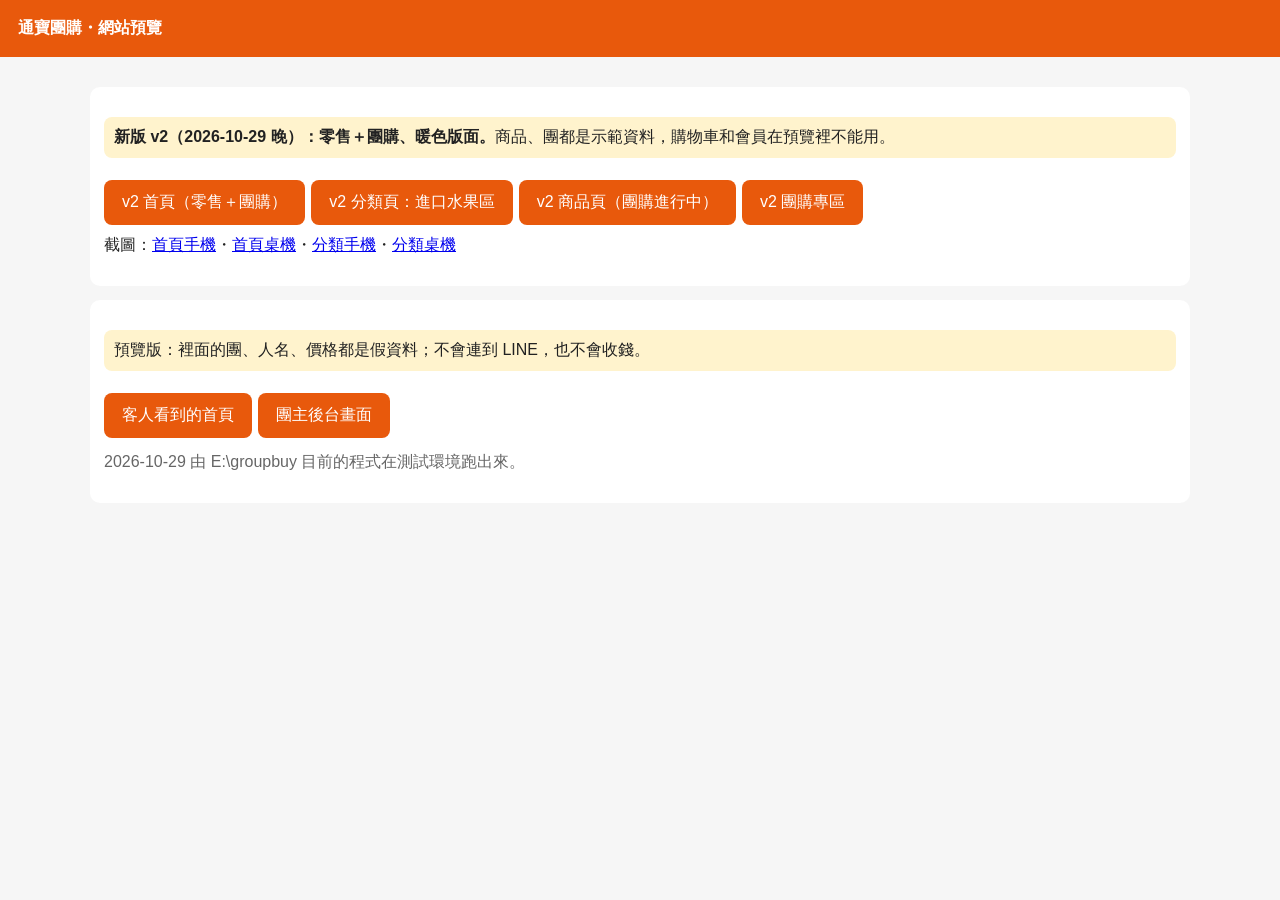
<file: index.html>
<!doctype html><html lang="zh-Hant"><head><meta charset="utf-8"><meta name="viewport" content="width=device-width,initial-scale=1"><meta name="robots" content="noindex,nofollow"><title>通寶團購 預覽</title><style>body{font-family:-apple-system,"Noto Sans TC",sans-serif;margin:0;background:#f6f6f6;color:#222}header{background:#e8590c;color:#fff;padding:18px}main{max-width:1100px;margin:auto;padding:16px}section{background:#fff;border-radius:10px;padding:14px;margin:14px 0}.pair{display:flex;gap:12px;align-items:flex-start}.pair img{width:100%;border:1px solid #ddd;border-radius:6px}.pair a:first-child{flex:3}.pair a:last-child{flex:1}.note{background:#fff3cd;padding:10px;border-radius:8px}a.btn{display:inline-block;background:#e8590c;color:#fff;padding:12px 18px;border-radius:8px;text-decoration:none;margin:6px 6px 0 0}</style></head><body><header><b>通寶團購・網站預覽</b></header><main><section><p class="note"><b>新版 v2（2026-10-29 晚）：零售＋團購、暖色版面。</b>商品、團都是示範資料，購物車和會員在預覽裡不能用。</p><a class="btn" href="v2/index.html">v2 首頁（零售＋團購）</a><a class="btn" href="v2/category.php@id=2.html">v2 分類頁：進口水果區</a><a class="btn" href="v2/goods.php@id=5.html">v2 商品頁（團購進行中）</a><a class="btn" href="v2/groupbuy.php.html">v2 團購專區</a><p style="margin-top:10px">截圖：<a href="v2/shots/final_home_mobile.png">首頁手機</a>・<a href="v2/shots/final_home_desktop.png">首頁桌機</a>・<a href="v2/shots/final_category_fruit_mobile.png">分類手機</a>・<a href="v2/shots/final_category_fruit_desktop.png">分類桌機</a></p></section><section><p class="note">預覽版：裡面的團、人名、價格都是假資料；不會連到 LINE，也不會收錢。</p><a class="btn" href="home.html">客人看到的首頁</a><a class="btn" href="admin.html">團主後台畫面</a><p style="margin-top:14px;color:#666">2026-10-29 由 E:\groupbuy 目前的程式在測試環境跑出來。</p></section></main></body></html>
</file>
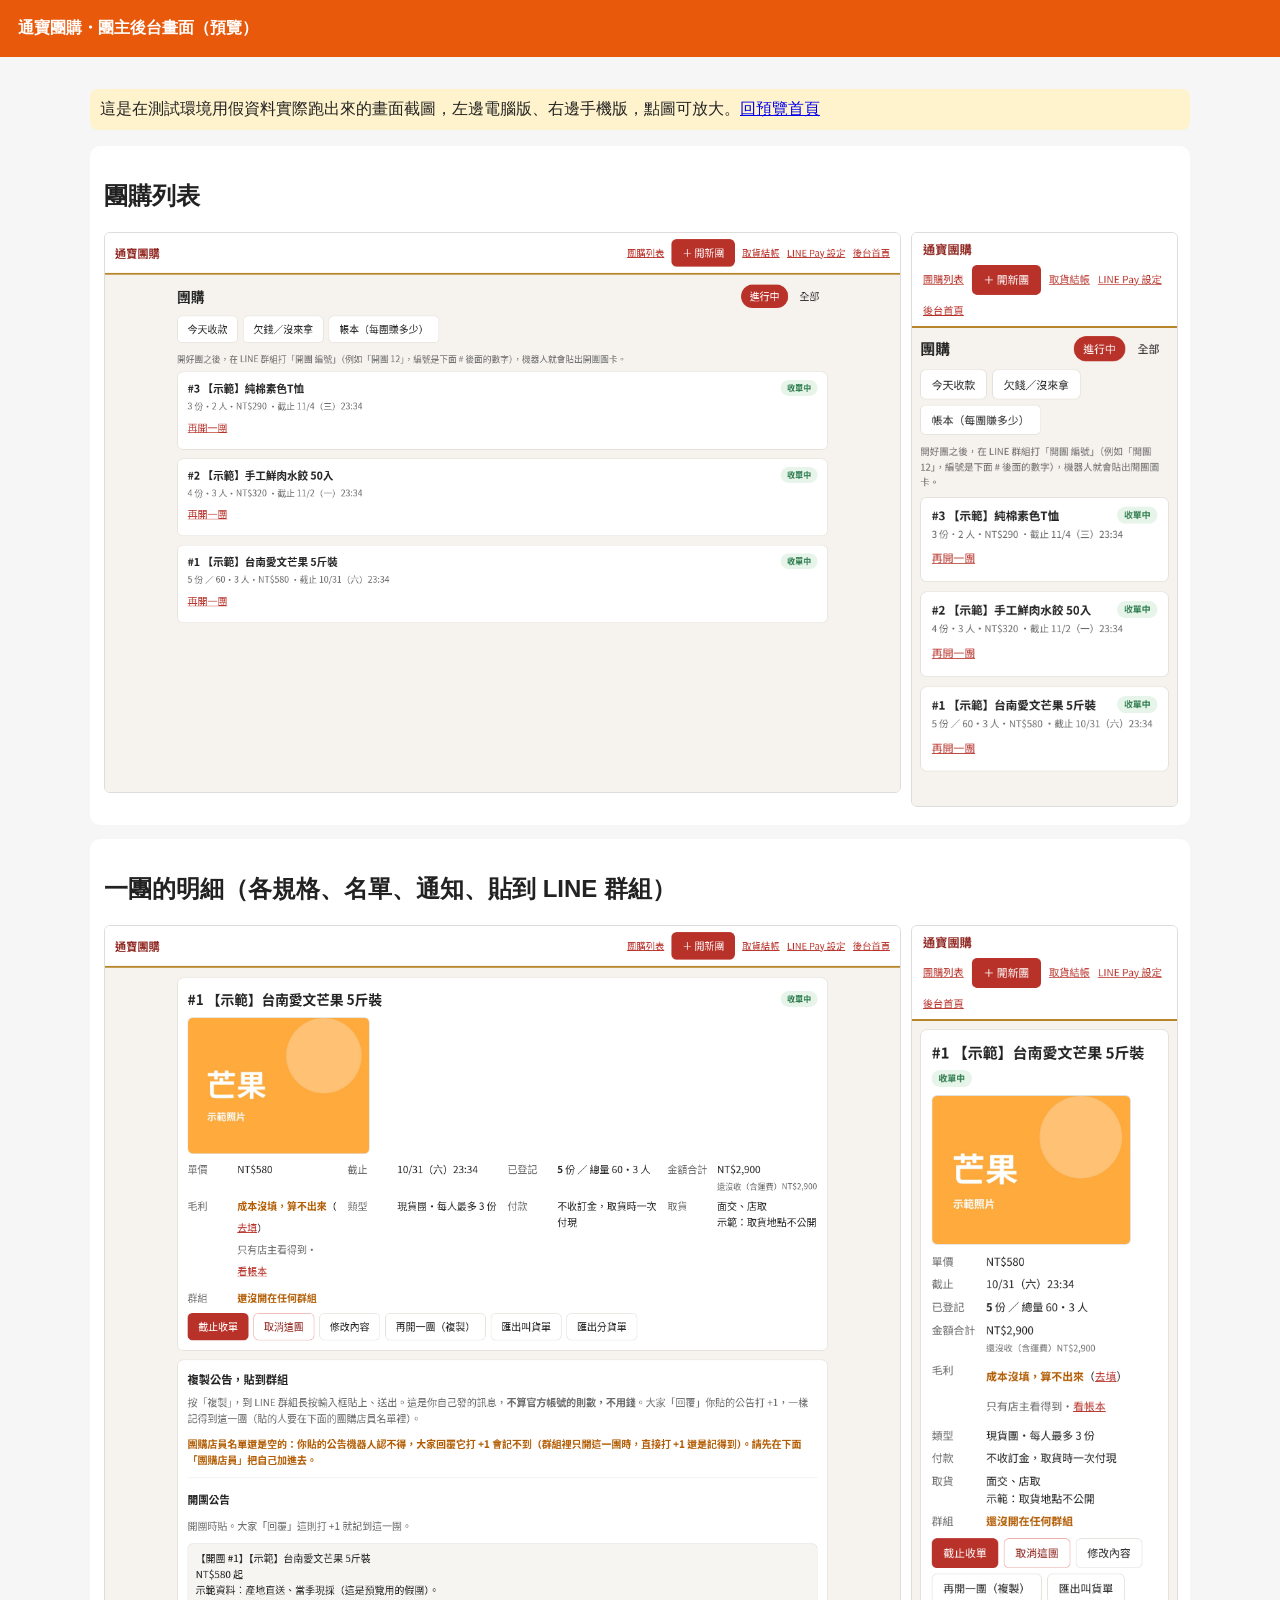
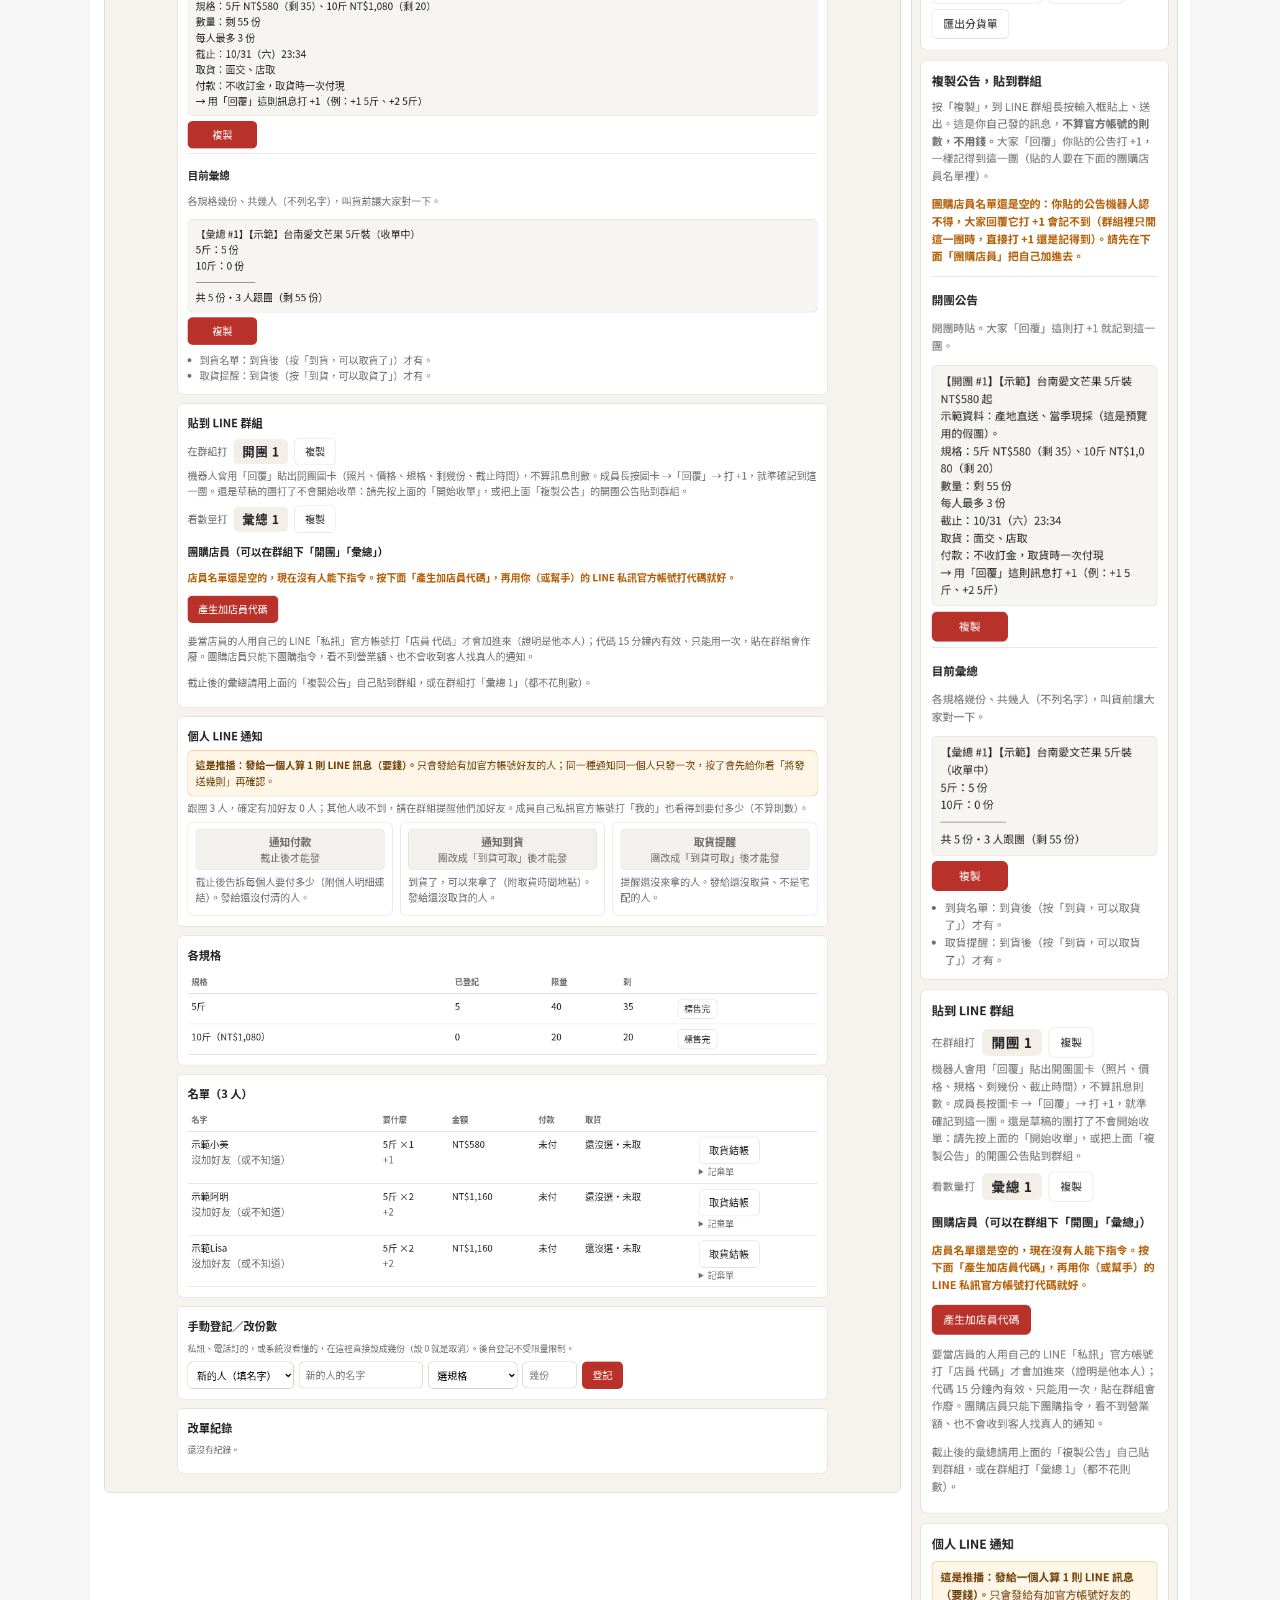
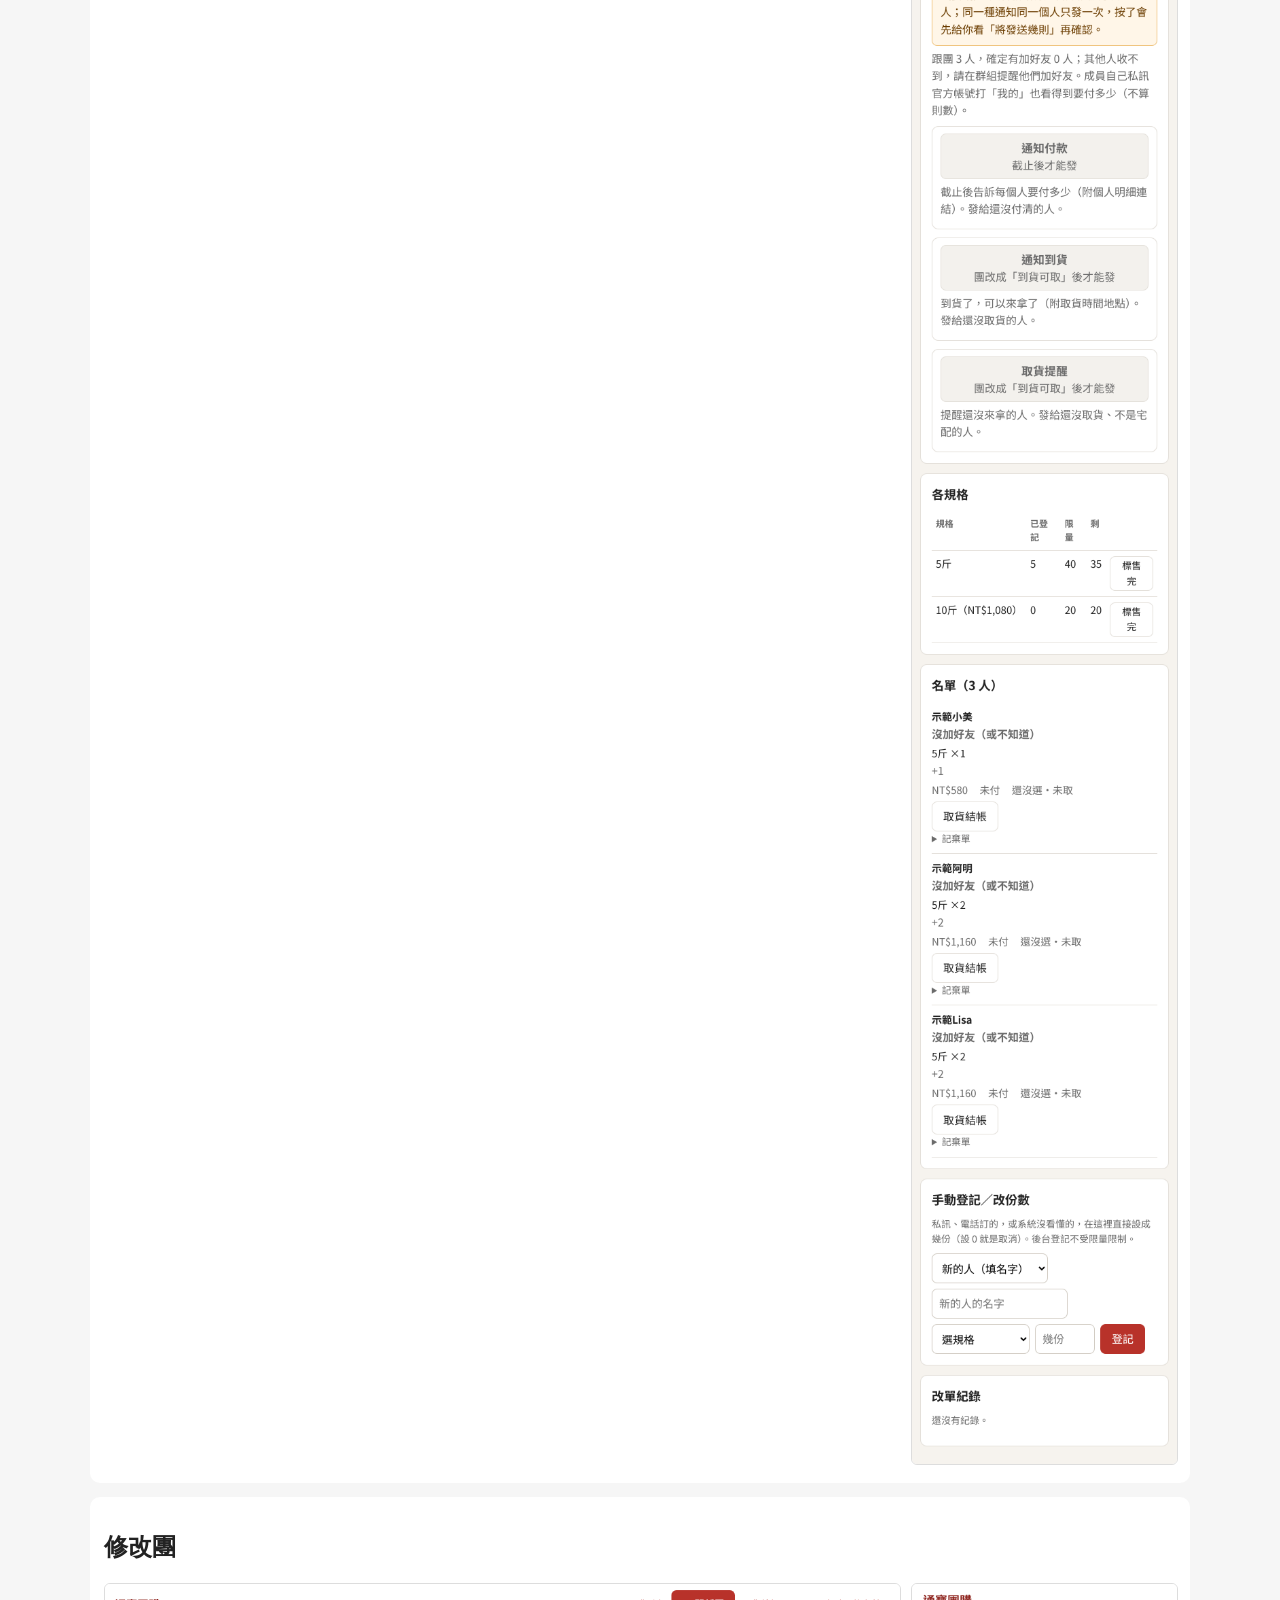
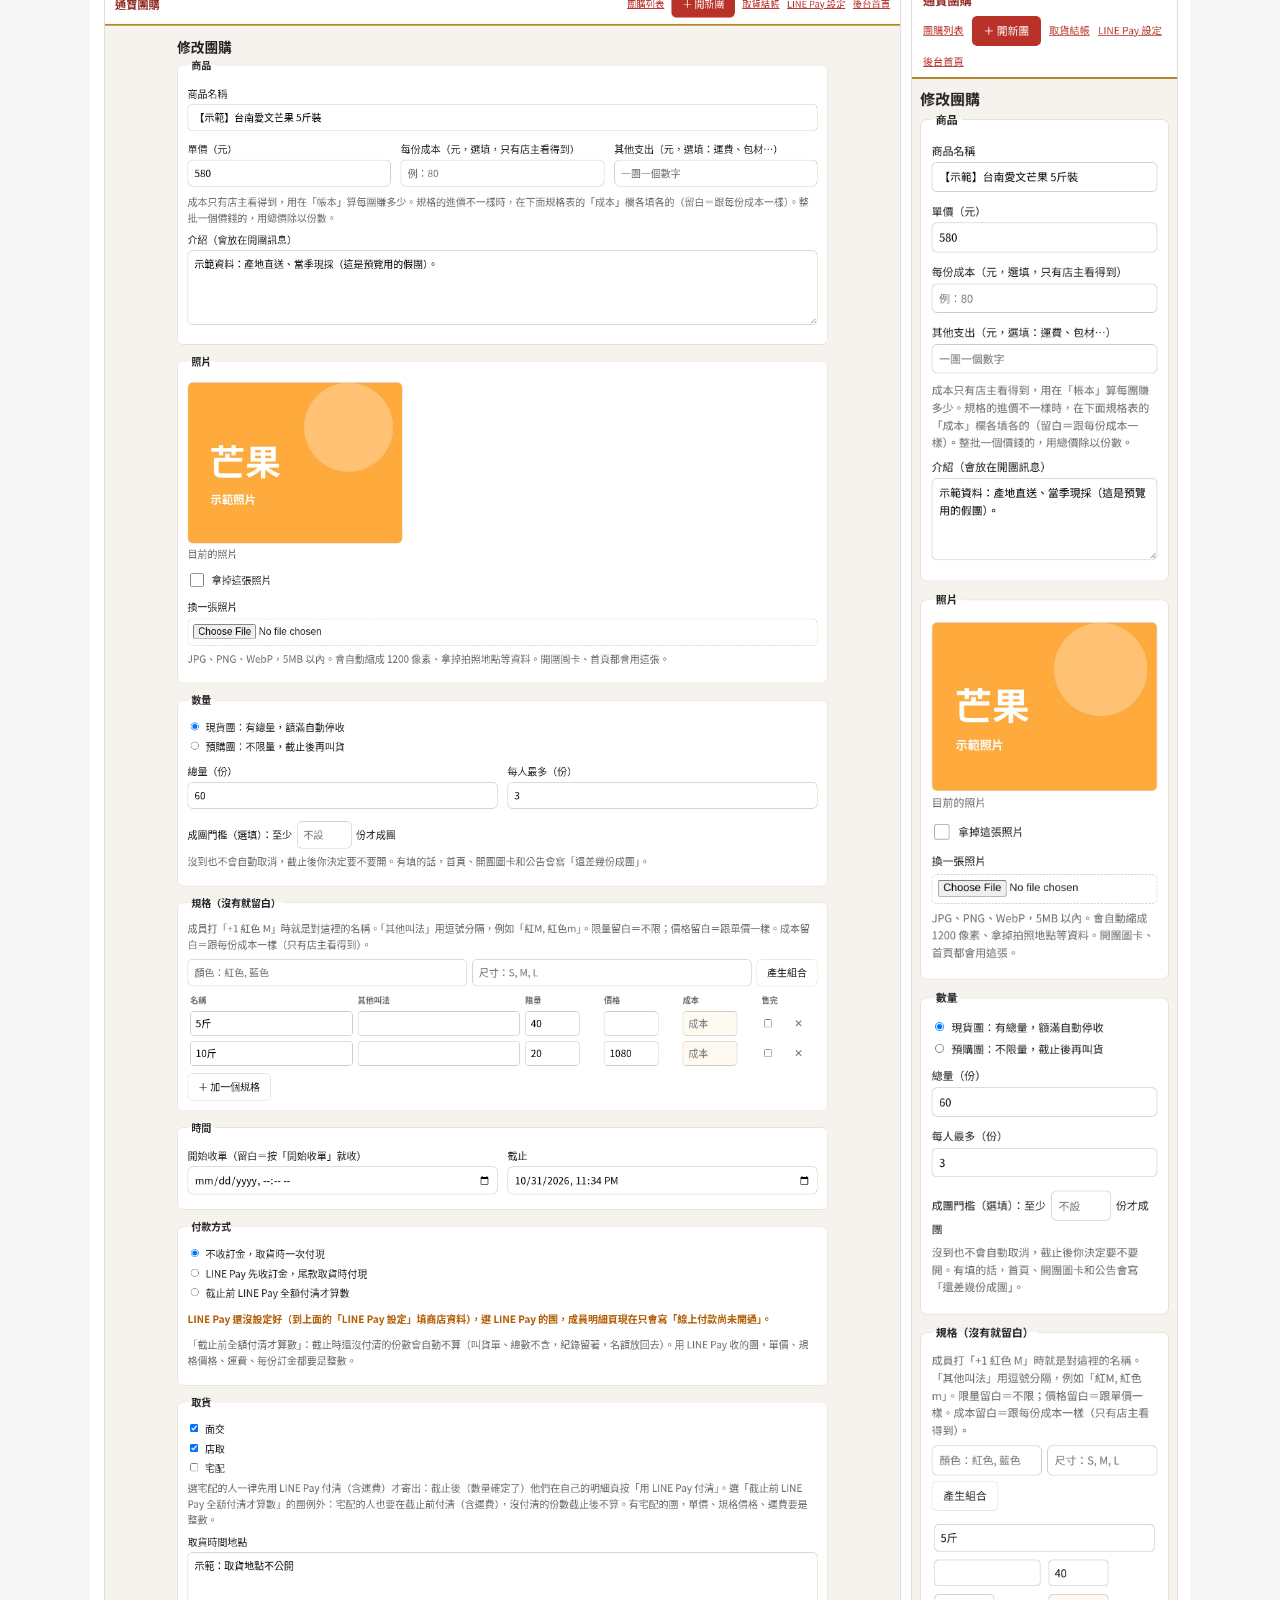
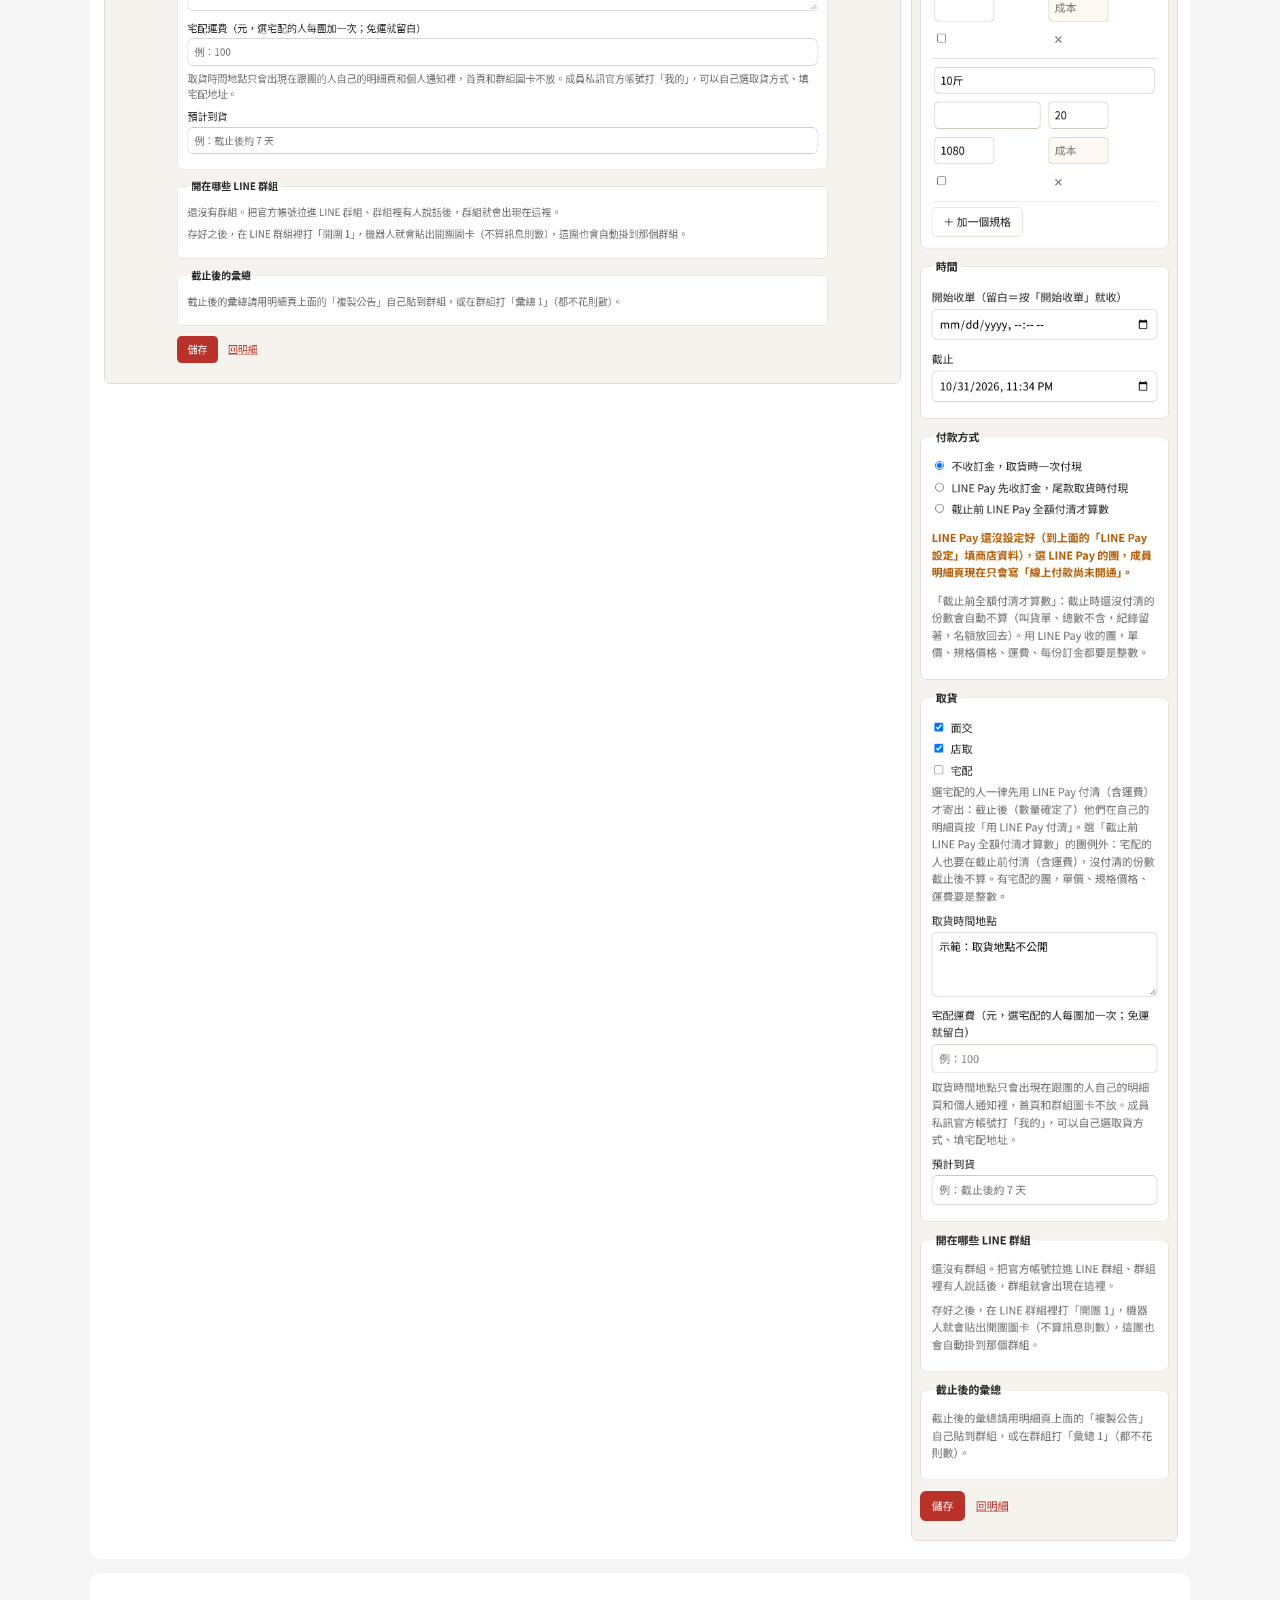
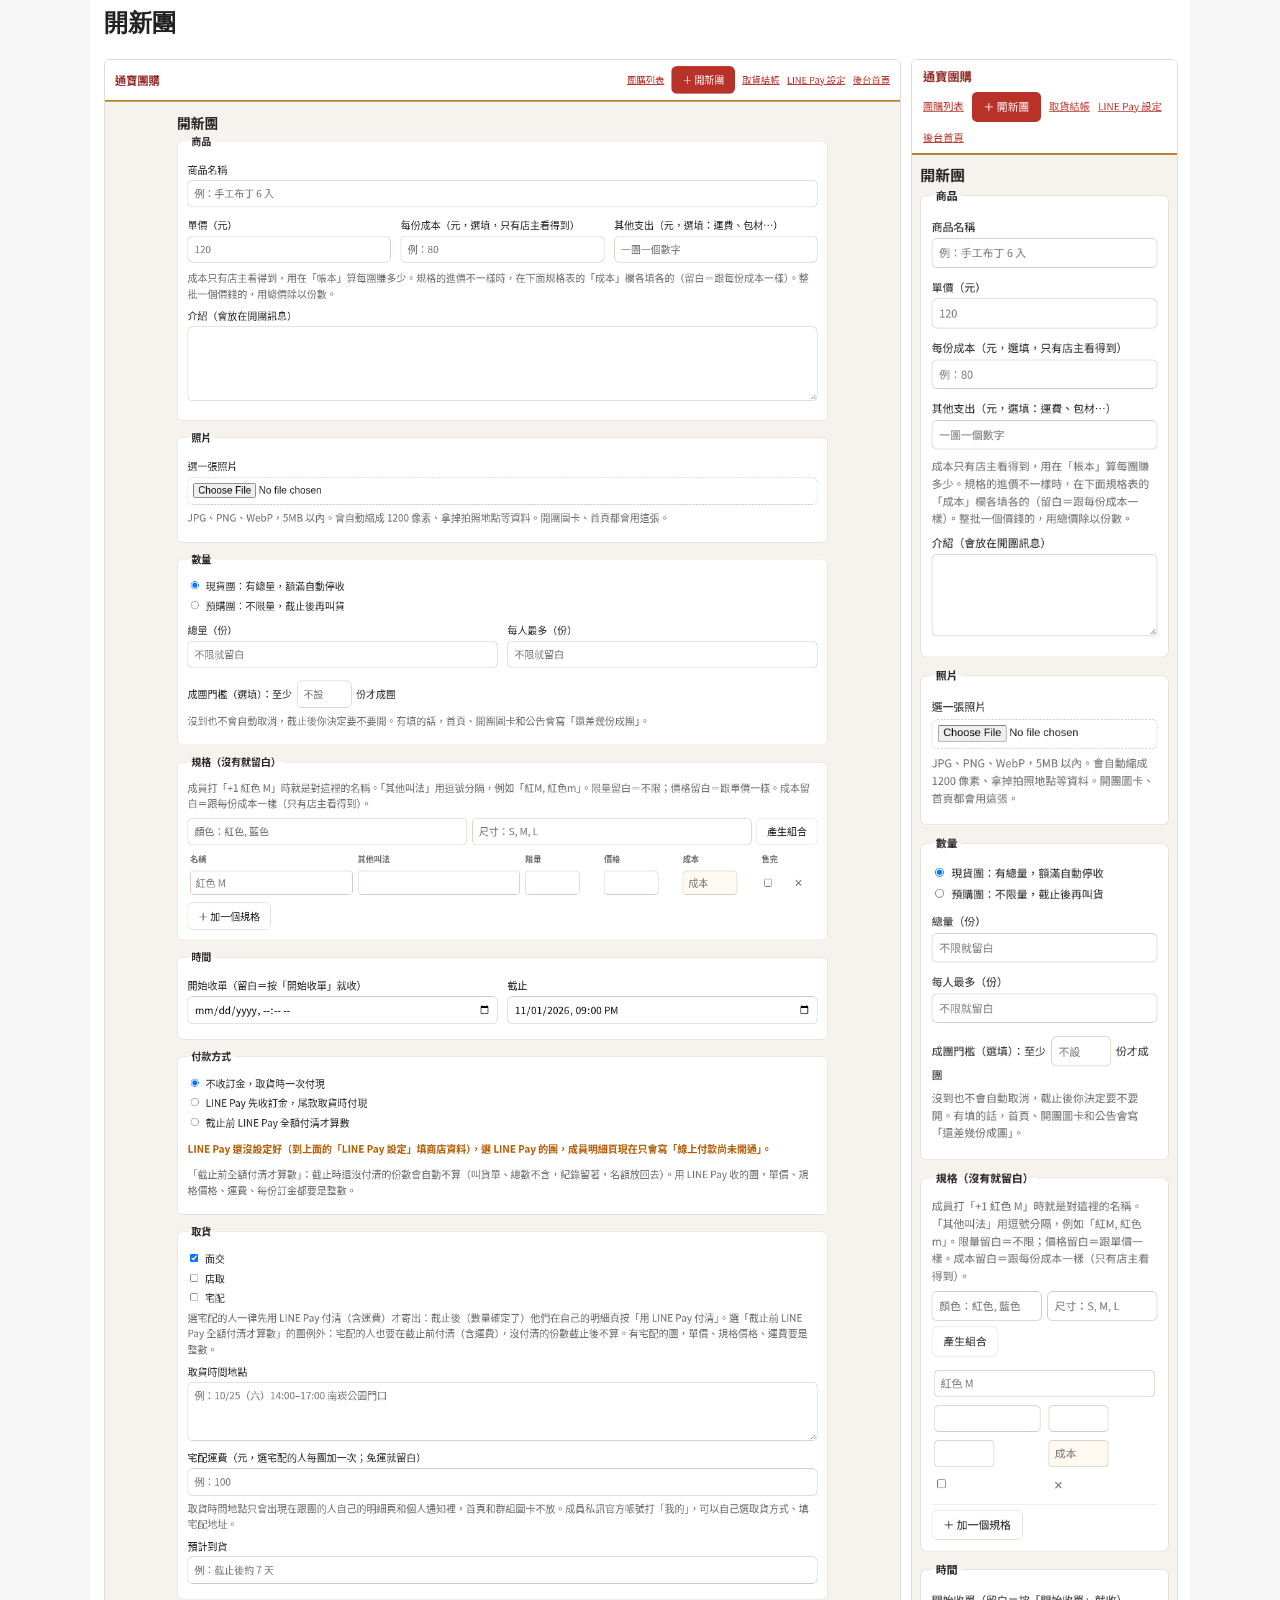
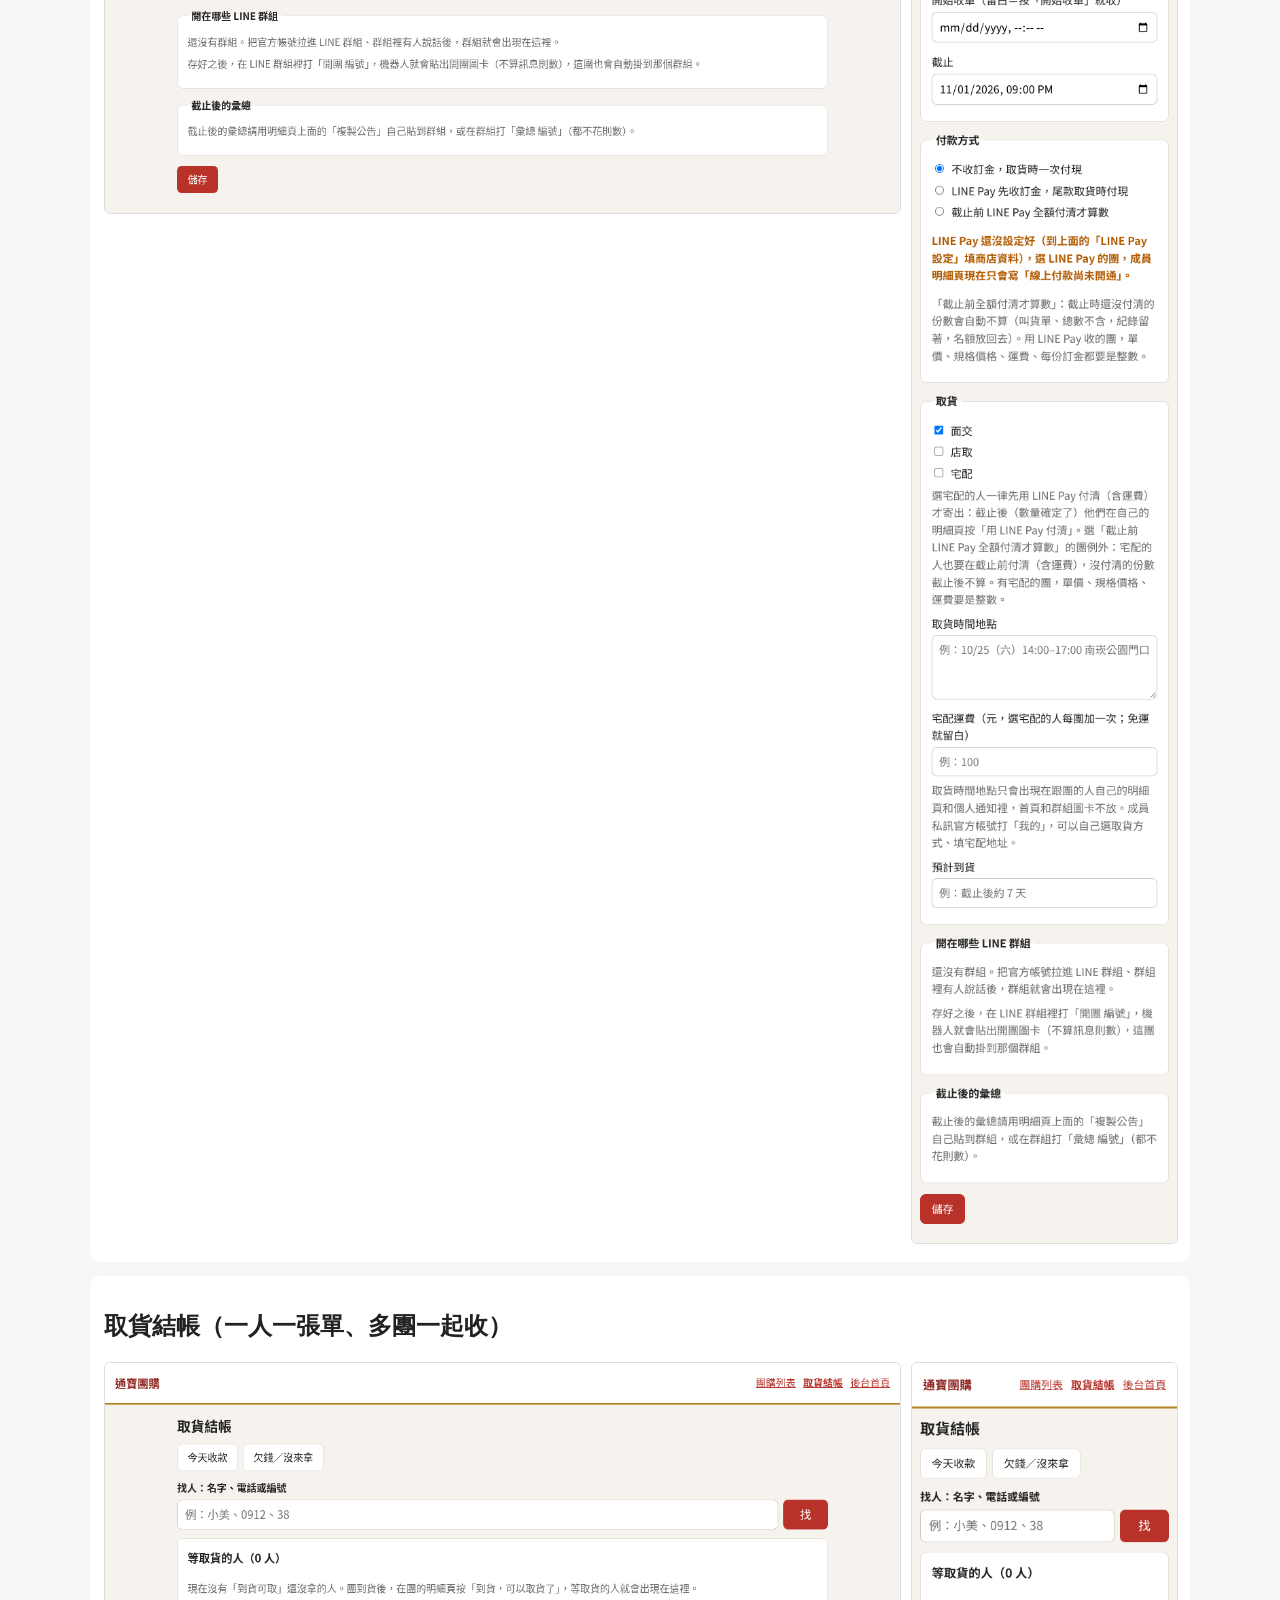
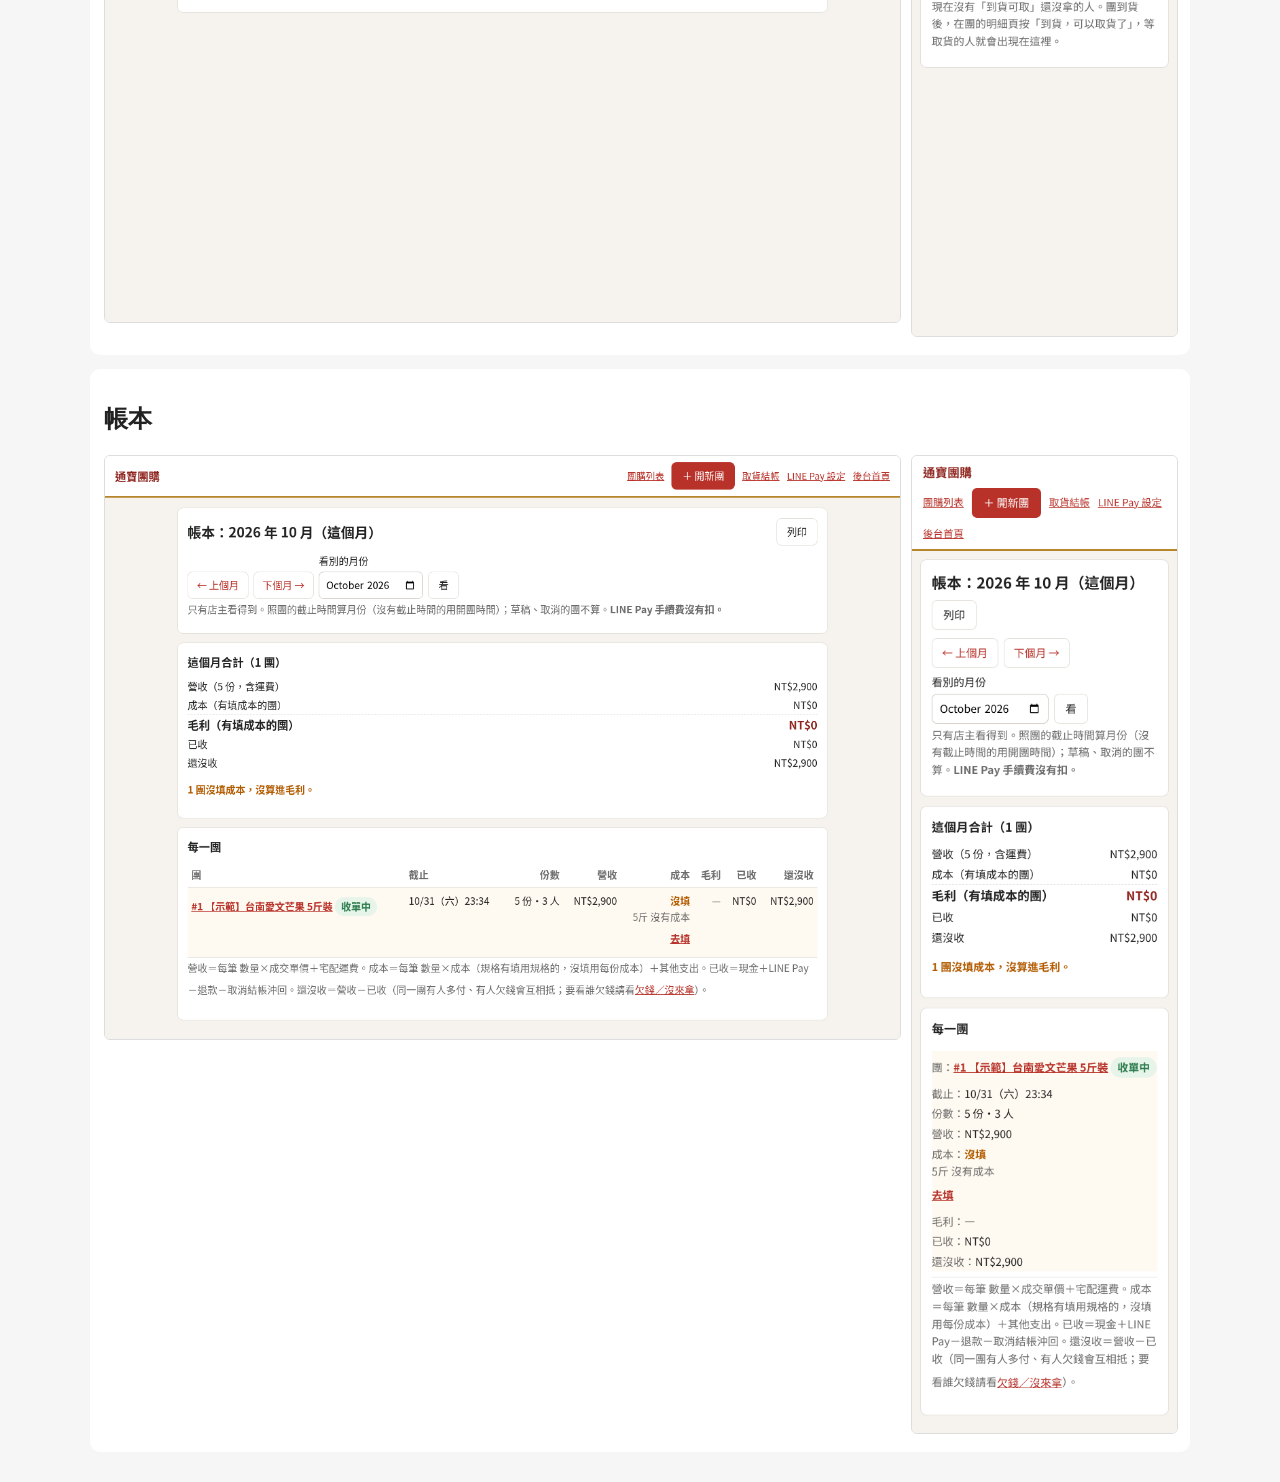
<file: admin.html>
<!doctype html><html lang="zh-Hant"><head><meta charset="utf-8"><meta name="viewport" content="width=device-width,initial-scale=1"><meta name="robots" content="noindex,nofollow"><title>通寶團購 預覽：團主後台畫面</title><style>body{font-family:-apple-system,"Noto Sans TC",sans-serif;margin:0;background:#f6f6f6;color:#222}header{background:#e8590c;color:#fff;padding:18px}main{max-width:1100px;margin:auto;padding:16px}section{background:#fff;border-radius:10px;padding:14px;margin:14px 0}.pair{display:flex;gap:12px;align-items:flex-start}.pair img{width:100%;border:1px solid #ddd;border-radius:6px}.pair a:first-child{flex:3}.pair a:last-child{flex:1}.note{background:#fff3cd;padding:10px;border-radius:8px}a.btn{display:inline-block;background:#e8590c;color:#fff;padding:12px 18px;border-radius:8px;text-decoration:none;margin:6px 6px 0 0}</style></head><body><header><b>通寶團購・團主後台畫面（預覽）</b></header><main><p class="note">這是在測試環境用假資料實際跑出來的畫面截圖，左邊電腦版、右邊手機版，點圖可放大。<a href="./">回預覽首頁</a></p><section><h2>團購列表</h2><div class="pair"><a href="shots/admin_list.png"><img src="shots/admin_list.png" loading="lazy" alt="團購列表 電腦版"></a><a href="shots/admin_list_m.png"><img class="m" src="shots/admin_list_m.png" loading="lazy" alt="團購列表 手機版"></a></div></section><section><h2>一團的明細（各規格、名單、通知、貼到 LINE 群組）</h2><div class="pair"><a href="shots/admin_view.png"><img src="shots/admin_view.png" loading="lazy" alt="一團的明細（各規格、名單、通知、貼到 LINE 群組） 電腦版"></a><a href="shots/admin_view_m.png"><img class="m" src="shots/admin_view_m.png" loading="lazy" alt="一團的明細（各規格、名單、通知、貼到 LINE 群組） 手機版"></a></div></section><section><h2>修改團</h2><div class="pair"><a href="shots/admin_edit.png"><img src="shots/admin_edit.png" loading="lazy" alt="修改團 電腦版"></a><a href="shots/admin_edit_m.png"><img class="m" src="shots/admin_edit_m.png" loading="lazy" alt="修改團 手機版"></a></div></section><section><h2>開新團</h2><div class="pair"><a href="shots/admin_new.png"><img src="shots/admin_new.png" loading="lazy" alt="開新團 電腦版"></a><a href="shots/admin_new_m.png"><img class="m" src="shots/admin_new_m.png" loading="lazy" alt="開新團 手機版"></a></div></section><section><h2>取貨結帳（一人一張單、多團一起收）</h2><div class="pair"><a href="shots/admin_pickup.png"><img src="shots/admin_pickup.png" loading="lazy" alt="取貨結帳（一人一張單、多團一起收） 電腦版"></a><a href="shots/admin_pickup_m.png"><img class="m" src="shots/admin_pickup_m.png" loading="lazy" alt="取貨結帳（一人一張單、多團一起收） 手機版"></a></div></section><section><h2>帳本</h2><div class="pair"><a href="shots/admin_ledger.png"><img src="shots/admin_ledger.png" loading="lazy" alt="帳本 電腦版"></a><a href="shots/admin_ledger_m.png"><img class="m" src="shots/admin_ledger_m.png" loading="lazy" alt="帳本 手機版"></a></div></section></main></body></html>
</file>
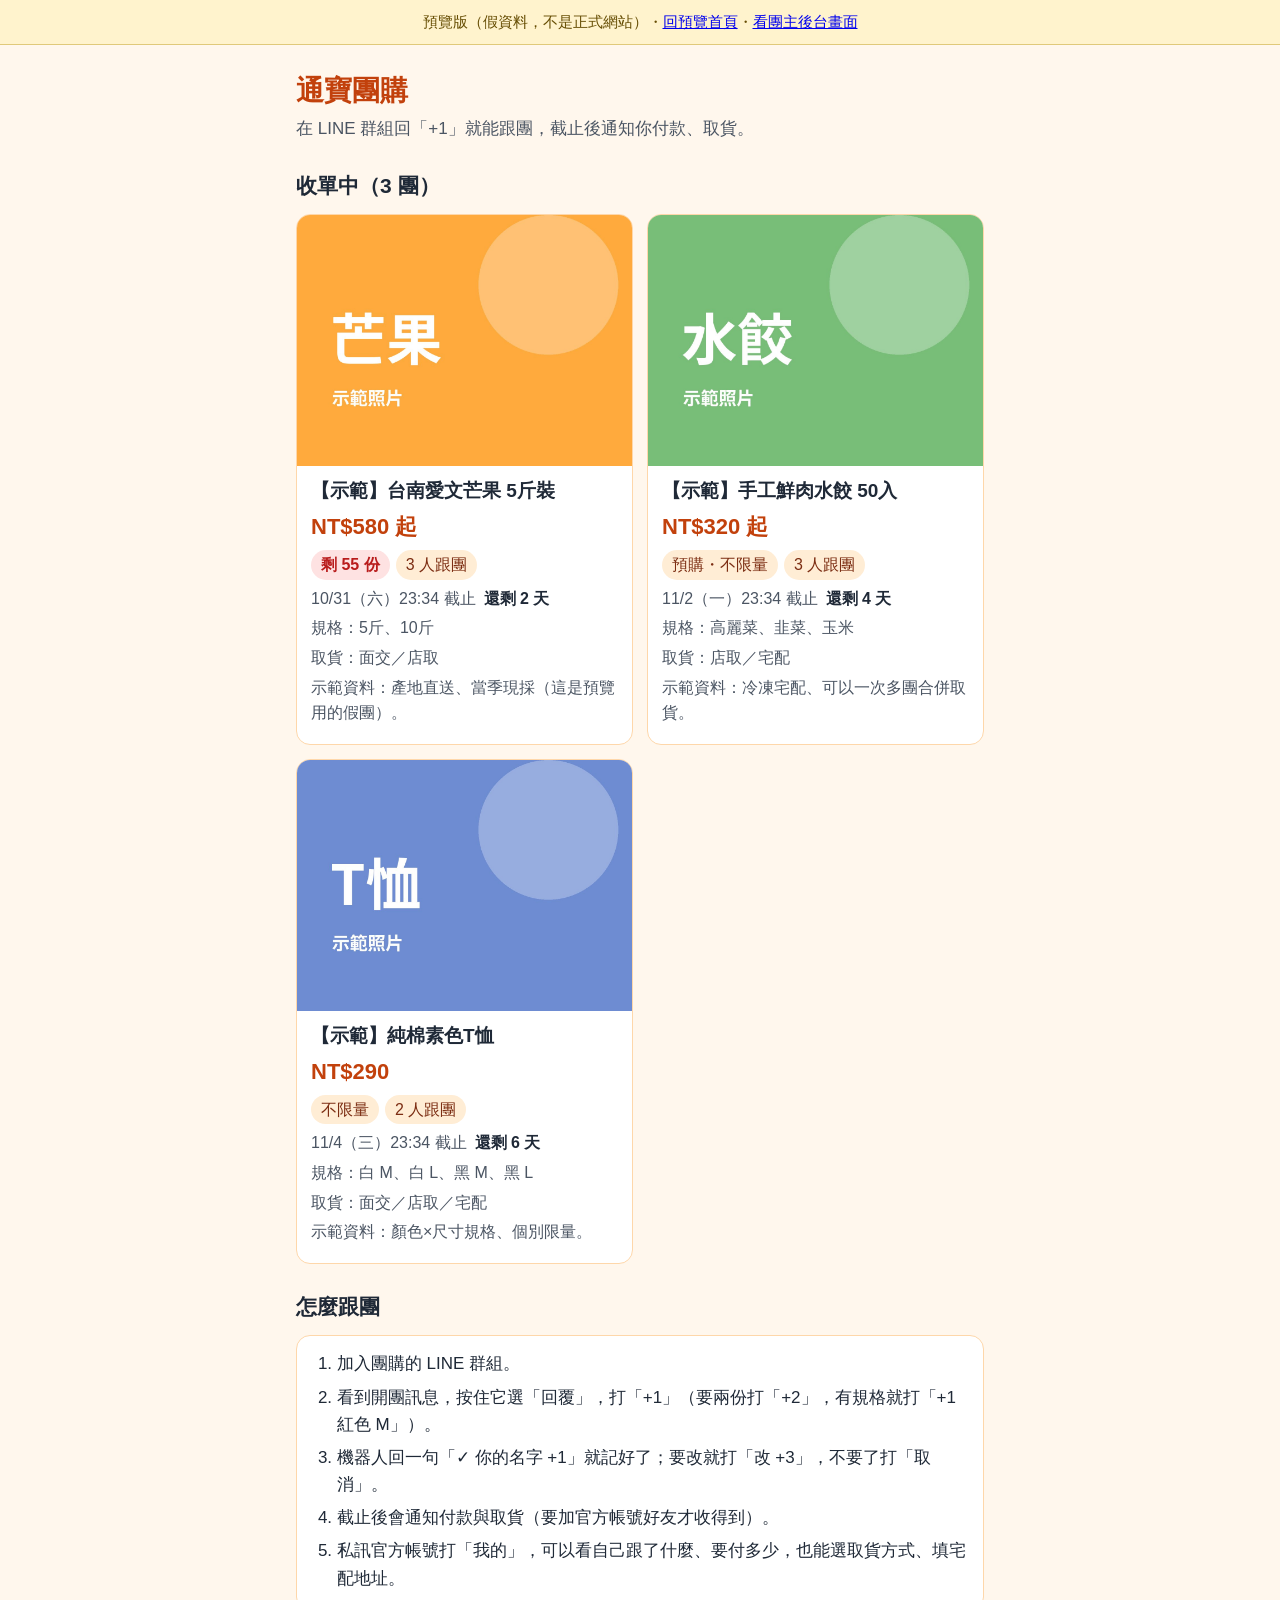
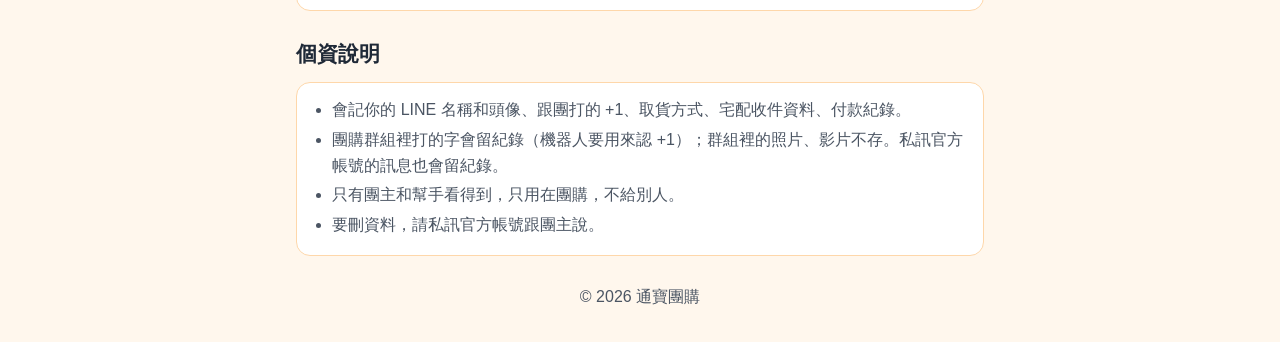
<file: home.html>
<!DOCTYPE html><html lang="zh-Hant"><head><meta name="robots" content="noindex,nofollow"><meta charset="utf-8"><meta name="viewport" content="width=device-width,initial-scale=1,viewport-fit=cover"><title>通寶團購</title><meta name="description" content="在 LINE 群組回「+1」就能跟團，截止後通知你付款、取貨。"><meta property="og:title" content="通寶團購"><meta property="og:type" content="website"><meta name="theme-color" content="#c2410c"><style>:root{--bg:#fff7ed;--card:#fff;--ink:#1f2937;--sub:#4b5563;--line:#fed7aa;--brand:#c2410c;--brand-ink:#fff;--hot:#b91c1c;--ok:#06c755;}*{box-sizing:border-box}html{-webkit-text-size-adjust:100%}body{margin:0;background:var(--bg);color:var(--ink);font:17px/1.6 -apple-system,"PingFang TC","Noto Sans TC","Microsoft JhengHei",sans-serif;}.wrap{max-width:720px;margin:0 auto;padding:20px 16px calc(32px + env(safe-area-inset-bottom));}header h1{margin:8px 0 6px;font-size:28px;line-height:1.3;color:var(--brand);}header p{margin:0 0 14px;color:var(--sub);white-space:pre-line;}.btn-line{display:flex;align-items:center;justify-content:center;min-height:52px;padding:10px 18px;border-radius:12px;background:var(--ok);color:#fff;font-weight:700;font-size:18px;text-decoration:none;}.btn-line:active{opacity:.85}h2{font-size:21px;margin:26px 0 12px;}.list{list-style:none;margin:0;padding:0;display:grid;gap:14px;}.card{background:var(--card);border:1px solid var(--line);border-radius:14px;overflow:hidden;display:flex;flex-direction:column;}.ph{width:100%;aspect-ratio:4/3;object-fit:cover;display:block;background:#ffedd5;}.ph-none{display:flex;align-items:center;justify-content:center;font-size:56px;font-weight:700;color:#fdba74;}.body{padding:12px 14px 14px;}.body h3{margin:0 0 4px;font-size:19px;line-height:1.4;}.price{margin:0 0 6px;font-size:22px;font-weight:700;color:var(--brand);}.meta{margin:0 0 6px;display:flex;flex-wrap:wrap;gap:6px;}.tag{display:inline-block;padding:2px 10px;border-radius:999px;background:#ffedd5;color:#7c2d12;font-size:16px;}.tag-hot{background:#fee2e2;color:var(--hot);font-weight:700;}.tag-off{background:#e5e7eb;color:#374151;}.tag-ok{background:#dcfce7;color:#166534;font-weight:700;}.due{margin:0 0 4px;font-size:16px;color:var(--sub);}.due b{margin-left:8px;color:var(--ink);}.due-soon b{color:var(--hot);}.spec,.intro{margin:0 0 4px;font-size:16px;color:var(--sub);}.empty{background:var(--card);border:1px dashed var(--line);border-radius:14px;padding:20px 16px;color:var(--sub);}.how{background:var(--card);border-radius:14px;padding:6px 16px 10px;border:1px solid var(--line);}.how ol{margin:8px 0;padding-left:1.4em;}.how li{margin:6px 0;}.privacy{font-size:16px;color:var(--sub);}.privacy ul{margin:8px 0;padding-left:1.2em;}.privacy li{margin:4px 0;}footer{margin-top:28px;text-align:center;color:var(--sub);font-size:16px;}@media (min-width:600px){.list{grid-template-columns:1fr 1fr;}}</style></head><body><div style="background:#fff3cd;color:#664d03;padding:10px 14px;font-size:15px;text-align:center;border-bottom:1px solid #e0c97a">預覽版（假資料，不是正式網站）・<a href="./">回預覽首頁</a>・<a href="admin.html">看團主後台畫面</a></div><div class="wrap"><header><h1>通寶團購</h1><p>在 LINE 群組回「+1」就能跟團，截止後通知你付款、取貨。</p></header><main><h2>收單中（3 團）</h2><ul class="list"><li class="card"><img class="ph" src="images/groupbuy/demo_0.jpg" alt="【示範】台南愛文芒果 5斤裝" loading="lazy"><div class="body"><h3>【示範】台南愛文芒果 5斤裝</h3><p class="price">NT$580 起</p><p class="meta"><span class="tag tag-hot">剩 55 份</span><span class="tag">3 人跟團</span></p><p class="due">10/31（六）23:34 截止<b>還剩 2 天</b></p><p class="spec">規格：5斤、10斤</p><p class="spec">取貨：面交／店取</p><p class="intro">示範資料：產地直送、當季現採（這是預覽用的假團）。</p></div></li><li class="card"><img class="ph" src="images/groupbuy/demo_1.jpg" alt="【示範】手工鮮肉水餃 50入" loading="lazy"><div class="body"><h3>【示範】手工鮮肉水餃 50入</h3><p class="price">NT$320 起</p><p class="meta"><span class="tag">預購・不限量</span><span class="tag">3 人跟團</span></p><p class="due">11/2（一）23:34 截止<b>還剩 4 天</b></p><p class="spec">規格：高麗菜、韭菜、玉米</p><p class="spec">取貨：店取／宅配</p><p class="intro">示範資料：冷凍宅配、可以一次多團合併取貨。</p></div></li><li class="card"><img class="ph" src="images/groupbuy/demo_2.jpg" alt="【示範】純棉素色T恤" loading="lazy"><div class="body"><h3>【示範】純棉素色T恤</h3><p class="price">NT$290</p><p class="meta"><span class="tag">不限量</span><span class="tag">2 人跟團</span></p><p class="due">11/4（三）23:34 截止<b>還剩 6 天</b></p><p class="spec">規格：白 M、白 L、黑 M、黑 L</p><p class="spec">取貨：面交／店取／宅配</p><p class="intro">示範資料：顏色×尺寸規格、個別限量。</p></div></li></ul><h2>怎麼跟團</h2><div class="how"><ol><li>加入團購的 LINE 群組。</li><li>看到開團訊息，按住它選「回覆」，打「+1」（要兩份打「+2」，有規格就打「+1 紅色 M」）。</li><li>機器人回一句「✓ 你的名字 +1」就記好了；要改就打「改 +3」，不要了打「取消」。</li><li>截止後會通知付款與取貨（要加官方帳號好友才收得到）。</li><li>私訊官方帳號打「我的」，可以看自己跟了什麼、要付多少，也能選取貨方式、填宅配地址。</li></ol></div><h2>個資說明</h2><div class="how privacy"><ul><li>會記你的 LINE 名稱和頭像、跟團打的 +1、取貨方式、宅配收件資料、付款紀錄。</li><li>團購群組裡打的字會留紀錄（機器人要用來認 +1）；群組裡的照片、影片不存。私訊官方帳號的訊息也會留紀錄。</li><li>只有團主和幫手看得到，只用在團購，不給別人。</li><li>要刪資料，請私訊官方帳號跟團主說。</li></ul></div></main><footer>&copy; 2026 通寶團購</footer></div></body></html>
</file>
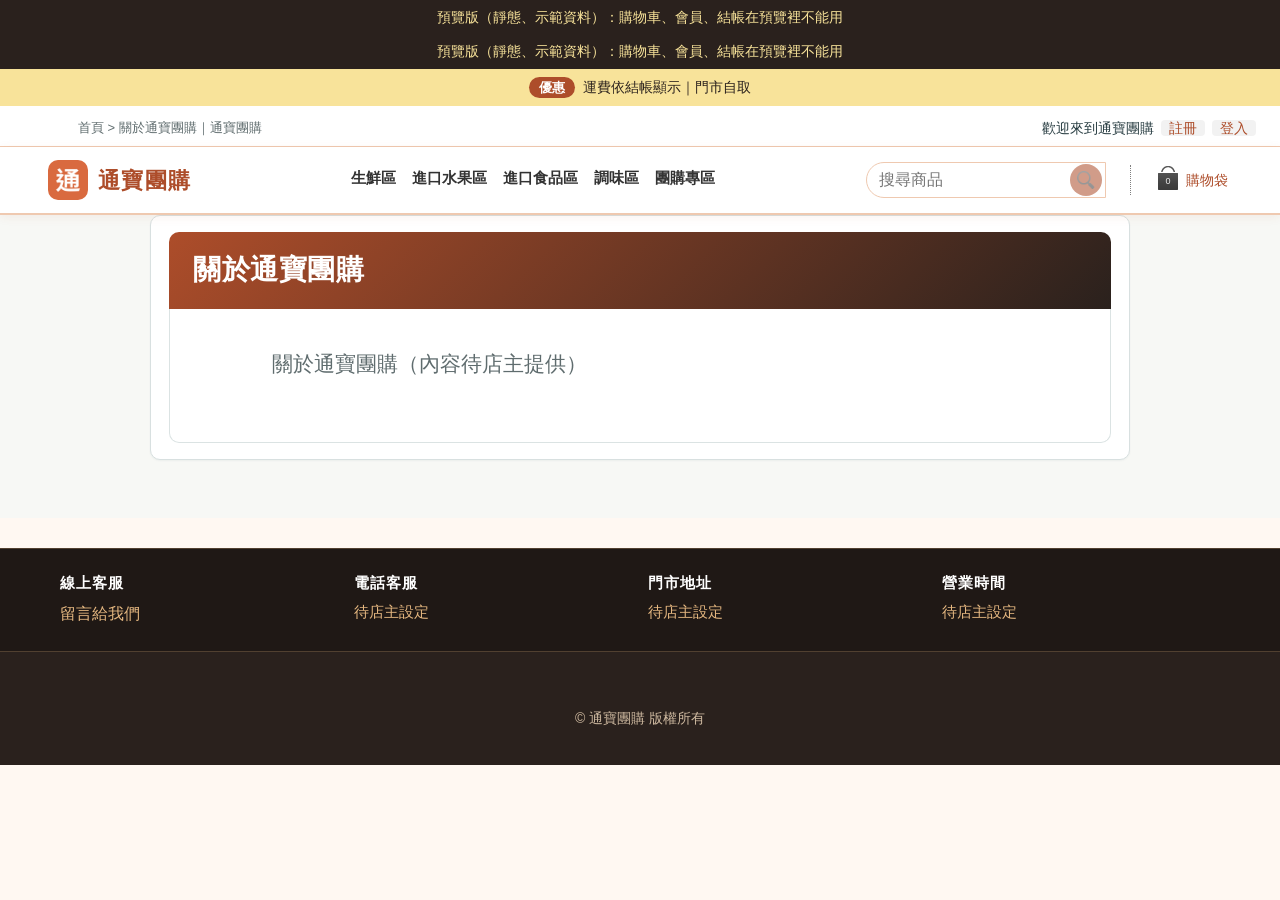
<file: v2/article.php@id=1.html>
<!doctype html>
<html lang="zh-TW" translate="no" class="notranslate">
<head><meta name="robots" content="noindex,nofollow"><meta name="robots" content="noindex,nofollow">
    <meta charset="utf-8">
    <meta name="google" content="notranslate" />
    <meta http-equiv="Content-Language" content="zh-TW" />
    
    
        <meta http-equiv="Cache-Control" content="no-cache, no-store, must-revalidate" />
    <meta http-equiv="Pragma" content="no-cache" />
    <meta http-equiv="Expires" content="0" />
            <meta name="viewport" content="width=device-width, initial-scale=1.0">
    <meta name="theme-color" content="#D96A3F">
        <link rel="canonical" href="article.php@id=1.html" />
        <meta name="robots" content="index, follow" />    <title>關於通寶團購｜通寶團購</title>
    <meta property="og:site_name" content="通寶團購" />
    <meta property="og:locale" content="zh_TW" />
<meta property="og:url" content="http://groupbuy.ija.com.tw/article.php?id=1" />
    <meta property="og:type" content="article" />
    <meta property="og:title" content="關於通寶團購" />
        <meta property="og:description" content="關於通寶團購（內容待店主提供）" />
                <meta property="og:image" content="http://groupbuy.ija.com.tw/static/img/og-default.jpg" />
    
        <meta name="description" content="關於通寶團購（內容待店主提供）"/>
        <meta name="keywords" content="關於通寶團購,"/>    <script type="application/ld+json">{"@context":"https://schema.org","@type":"Store","name":"通寶團購","url":"http://groupbuy.ija.com.tw/","logo":"http://groupbuy.ija.com.tw/static/img/logo.png","image":"http://groupbuy.ija.com.tw/static/img/logo.png"}</script>    <script type="application/ld+json">{"@context":"https://schema.org","@type":"Article","headline":"關於通寶團購","description":"關於通寶團購（內容待店主提供）","image":"http://groupbuy.ija.com.tw/static/img/og-default.jpg","url":"http://groupbuy.ija.com.tw/article.php?id=1","mainEntityOfPage":{"@type":"WebPage","@id":"http://groupbuy.ija.com.tw/article.php?id=1"},"author":{"@type":"Organization","name":"通寶團購"},"publisher":{"@type":"Organization","name":"通寶團購","logo":{"@type":"ImageObject","url":"http://groupbuy.ija.com.tw/static/img/logo.png"}},"datePublished":"2026-10-29T20:07:02+08:00","dateModified":"2026-10-29T20:07:02+08:00"}</script><script type="application/ld+json">{"@context":"https://schema.org","@type":"BreadcrumbList","itemListElement":[{"@type":"ListItem","position":1,"name":"通寶團購","item":"http://groupbuy.ija.com.tw/"},{"@type":"ListItem","position":2,"name":"關於通寶團購"}]}</script>    <link rel="icon" href="favicon.ico" sizes="16x16 32x32 48x48">
    <link rel="icon" type="image/png" sizes="96x96" href="static/img/favicon-96.png">
    <link rel="icon" type="image/png" sizes="48x48" href="static/img/favicon-48.png">
    <link rel="apple-touch-icon-precomposed" href="#preview-only">
    <link rel="stylesheet" href="static/css/style.css@v=1791904184.css">
    <link rel="stylesheet" href="static/css/style-site-core.css@v=1791904184.css">
    <link rel="stylesheet" href="static/css/style-site-navigation.css@v=1791904184.css">
    <link rel="stylesheet" href="static/css/style-site-product.css@v=1791904184.css">
    <link rel="stylesheet" href="static/css/style-site-article.css@v=1791904184.css">
    <link rel="stylesheet" href="static/css/style-site-checkout.css@v=1791904184.css">
    <link rel="stylesheet" href="static/css/style-site-account.css@v=1791904184.css">
    <link rel="stylesheet" href="static/css/style-site-responsive.css@v=1791904184.css">
    <link rel="stylesheet" href="static/css/style-components.css@v=1791904184.css">
     
    <link rel="stylesheet" href="static/css/style-inner.css@v=1791904184.css">
     
    <link rel="stylesheet" href="static/css/style-fontsize.css@v=1791904184.css">
    <link rel="stylesheet" href="static/css/style-voice-search.css@v=1791904184.css">
    <script type="text/javascript">
(function() {
    if (navigator.userAgent.indexOf('Line') > -1) {
        document.documentElement.classList.add('line-inapp');
    }
})();
</script>
                    <link rel="stylesheet" href="static/theme10/style.css@v=1791904184.css"><link rel="stylesheet" href="static/css/style-customer-navigation.css@v=20260926-drawer.css">
<link rel="stylesheet" href="static/css/style-compat.css@v=1791904184.css">
<link rel="stylesheet" href="static/css/shop-warm.css@v=1793278193.css">
<script defer src="static/js/mobile-menu.js@v=1793278193"></script>
<script type="text/javascript">
(function() {
    window.onpageshow = function(event) {
        if (event.persisted) {
            window.location.reload();
        }
    };
})();
</script>
</head>
<body id="page_article"><div style="background:#2A211D;color:#F8E39A;text-align:center;font-size:14px;padding:6px 8px;position:relative;z-index:99999">預覽版（靜態、示範資料）：購物車、會員、結帳在預覽裡不能用</div><div style="background:#2A211D;color:#F8E39A;text-align:center;font-size:14px;padding:6px 8px;position:relative;z-index:99999">預覽版（靜態、示範資料）：購物車、會員、結帳在預覽裡不能用</div>
<div id="container">
<div class="shop-topbar" role="note"><div class="wrapper"><span class="shop-topbar-badge">優惠</span><span class="shop-topbar-text">運費依結帳顯示｜門市自取</span></div></div>
<div id="top"><div class="wrapper">
	<div id="account_area"><p>
		<span>歡迎來到通寶團購</span>
	<a href="#preview-only">註冊</a>
	<a href="#preview-only">登入</a>
		</p></div>
	<nav id="top_nav">
		
	</nav>
	<p class="breadcrumbs top-breadcrumbs"><a href="#preview-only">首頁</a> &gt; 關於通寶團購｜通寶團購</p>
</div></div>
<header id="header">
	<div class="header-top"><div class="wrapper">
		<div id="header_bar">
			<div class="header-menu-group">
				<button id="mobile-menu-toggle" type="button" class="header-menu-toggle" aria-label="開啟選單" aria-expanded="false"><span></span><span></span><span></span></button>
				<span class="header-menu-label mobile-menu-label">選單</span>
			</div>
			<a href="index.html" id="logo" class="shop-brand" title="通寶團購">
				<span class="shop-brand-mark" aria-hidden="true"><img src="static/img/favicon-96.png" alt="" width="40" height="40" /></span>
				<span class="shop-brand-name">通寶團購</span>
			</a>
			<div id="search_bar" class="header-search-compact">
				<form method="get" action="#preview-only" id="search">
					<input type="text" name="keywords" value="" placeholder="搜尋商品" aria-label="搜尋商品">
					<input type="submit" value="搜尋" aria-label="搜尋" />
				</form>
				<div id="search_suggest" class="search-suggest" hidden></div>
			</div>
			<nav id="header_nav" class="header-nav-inline" data-mobile-nav aria-label="主要分類">
				<ul>
		<li>
		<a href="category.php@id=1.html"><span>生鮮區</span></a>
			</li>
		<li>
		<a href="category.php@id=2.html"><span>進口水果區</span></a>
			</li>
		<li>
		<a href="category.php@id=3.html"><span>進口食品區</span></a>
			</li>
		<li>
		<a href="category.php@id=4.html"><span>調味區</span></a>
			</li>
		<li>
		<a href="groupbuy.php.html"><span>團購專區</span></a>
			</li>
	</ul>
			</nav>
			<div id="cart" class="cart_space">
				<p class="label"><a href="#preview-only" title="查看購物車">購物袋<em>0</em></a></p>
			</div>
		</div>
	</div></div>
</header>
<div id="main" role="main"><div class="wrapper">
	
		
	<div class="article article_pro box">
		<div class="bd">
			<div class="article_title clearfix">
				<h1>關於通寶團購</h1>
			</div>
									<div class="article_content" id="article_content"><p>關於通寶團購（內容待店主提供）</p></div>
					</div>
	</div>
	
	</div></div>
<footer id="footer">
        <div class="footer-service-bar">
        <div class="footer-service-inner">
            <div class="footer-service-item">
                <strong>線上客服</strong>
                <span><a href="#preview-only">留言給我們</a></span>
            </div>
            <div class="footer-service-item">
                <strong>電話客服</strong>
                <span>待店主設定</span>
            </div>
            <div class="footer-service-item">
                <strong>門市地址</strong>
                <span>待店主設定</span>
            </div>
            <div class="footer-service-item">
                <strong>營業時間</strong>
                <span>待店主設定</span>
            </div>
        </div>
    </div>
    <div class="footer-bottom">
        <div class="wrapper">
                                    <p id="copyright">&copy; 通寶團購 版權所有</p>
                    </div>
    </div>
</footer>
<script src="static/js/jquery.js@v=20260912-repair1"></script>
<script type="text/javascript">
if (typeof jQuery != 'undefined') {
    var Ajax = {
        call: function(url, args, callback, method, responseType, asyn) {
            method = method || 'POST';
            responseType = responseType || 'JSON';
            asyn = (asyn === false) ? false : true;
            jQuery.ajax({
                url: url,
                data: args,
                type: method,
                dataType: responseType,
                async: asyn,
                success: function(result) {
                    if (responseType.toUpperCase() === 'JSON' && typeof result === 'string') {
                        try {
                            result = JSON.parse(result);
                        } catch (e) {}
                    }
                    if (typeof callback === 'function') {
                        callback(result);
                    }
                },
                error: function() {
                    console.log('Ajax Request Error');
                }
            });
        }
    };
}
</script>
<script src="static/js/modernizr.js"></script>
<script src="static/js/plugins.js@v=20261013-tabs"></script>
<script src="static/js/site-strings.js"></script>
<script  src="static/js/global.js@v=20261013-analytics"></script>
<script  src="static/js/init.js@v=20260913-public"></script>
<script src="static/js/search_suggest.js@v=20260913-public"></script>
<script defer src="static/js/voice-search.js@v=20260913-public"></script>
</div>
<nav id="mobile-nav" class="customer-nav" aria-label="常用功能">
  <ul>
    <li><a href="#preview-only" data-nav-page="home"><svg viewBox="0 0 24 24" aria-hidden="true"><path d="m3 10 9-7 9 7v10H3zM9 20v-7h6v7"/></svg><span class="nav-text">首頁</span></a></li>
    <li><a href="#preview-only" data-nav-page="service"><svg viewBox="0 0 24 24" aria-hidden="true"><rect x="3" y="3" width="7" height="7" rx="1"/><rect x="14" y="3" width="7" height="7" rx="1"/><rect x="3" y="14" width="7" height="7" rx="1"/><rect x="14" y="14" width="7" height="7" rx="1"/></svg><span class="nav-text">分類</span></a></li>
    <li><a href="#preview-only" data-nav-page="search"><svg viewBox="0 0 24 24" aria-hidden="true"><circle cx="11" cy="11" r="7"/><path d="m20 20-3.6-3.6"/></svg><span class="nav-text">搜尋</span></a></li>
    <li><a href="#preview-only" id="mobile-nav-cart" data-nav-page="cart"><span class="nav-icon"><svg viewBox="0 0 24 24" aria-hidden="true"><path d="M5 7h14l2 14H3zM8 8V6a4 4 0 0 1 8 0v2"/></svg><em class="mobile-cart-badge" hidden></em></span><span class="nav-text">購物車</span></a></li>
    <li><a href="#preview-only" data-nav-page="member"><svg viewBox="0 0 24 24" aria-hidden="true"><circle cx="12" cy="8" r="4"/><path d="M4 21v-2a8 8 0 0 1 16 0v2"/></svg><span class="nav-text">會員</span></a></li>
    <li><a href="#preview-only" data-nav-page="service-chat"><svg viewBox="0 0 24 24" aria-hidden="true"><path d="M4 5h16v11H9l-5 4z"/></svg><span class="nav-text">客服</span></a></li>
  </ul>
</nav>
<script defer src="static/js/customer-navigation.js@v=20260910-ux"></script>
<script type="text/javascript">
(function () {
    var badge = null;
    var cartBox = null;
    function syncCartBadge() {
        if (!badge || !cartBox) {return;}
        var source = cartBox.querySelector('.label em');
        var n = source ? parseInt((source.textContent || '').replace(/[^0-9]/g, ''), 10) : 0;
        if (!n || n < 1) {
            badge.hidden = true;
            return;
        }
        badge.textContent = n > 99 ? '99+' : String(n);
        badge.hidden = false;
    }
    function start() {
        badge   = document.querySelector('.mobile-cart-badge');
        cartBox = document.querySelector('#cart');
        if (!badge || !cartBox) {return;}
        syncCartBadge();
        
        if (typeof MutationObserver === 'function') {
            new MutationObserver(syncCartBadge).observe(cartBox, {
                childList: true,
                subtree: true,
                characterData: true
            });
        }
    }
    if (document.readyState === 'loading') {
        document.addEventListener('DOMContentLoaded', start);
    } else {
        start();
    }
})();
</script>
<div id="floating-buttons">
    <ul>
        
                
        <li>
            <a href="article.php@id=1.html#" id="back-to-top" class="float-top">
                TOP
            </a>
        </li>
    </ul>
</div>
<script type="text/javascript">
document.addEventListener("DOMContentLoaded", function() {
    var backToTopBtn = document.getElementById('back-to-top');
    if(backToTopBtn) {
        window.onscroll = function() {
            if (document.body.scrollTop > 200 || document.documentElement.scrollTop > 200) {
                backToTopBtn.style.display = 'block';
            } else {
                backToTopBtn.style.display = 'none';
            }
        };
        backToTopBtn.onclick = function(e) {
            e.preventDefault();
            window.scrollTo({
                top: 0,
                behavior: 'smooth'
            });
        };
    }
});
</script>
<div id="mobile-menu-hint" class="mobile-menu-hint" aria-hidden="true">
    <span class="mobile-menu-label">← 手機選單</span>
</div>
</body>
</html>
</file>
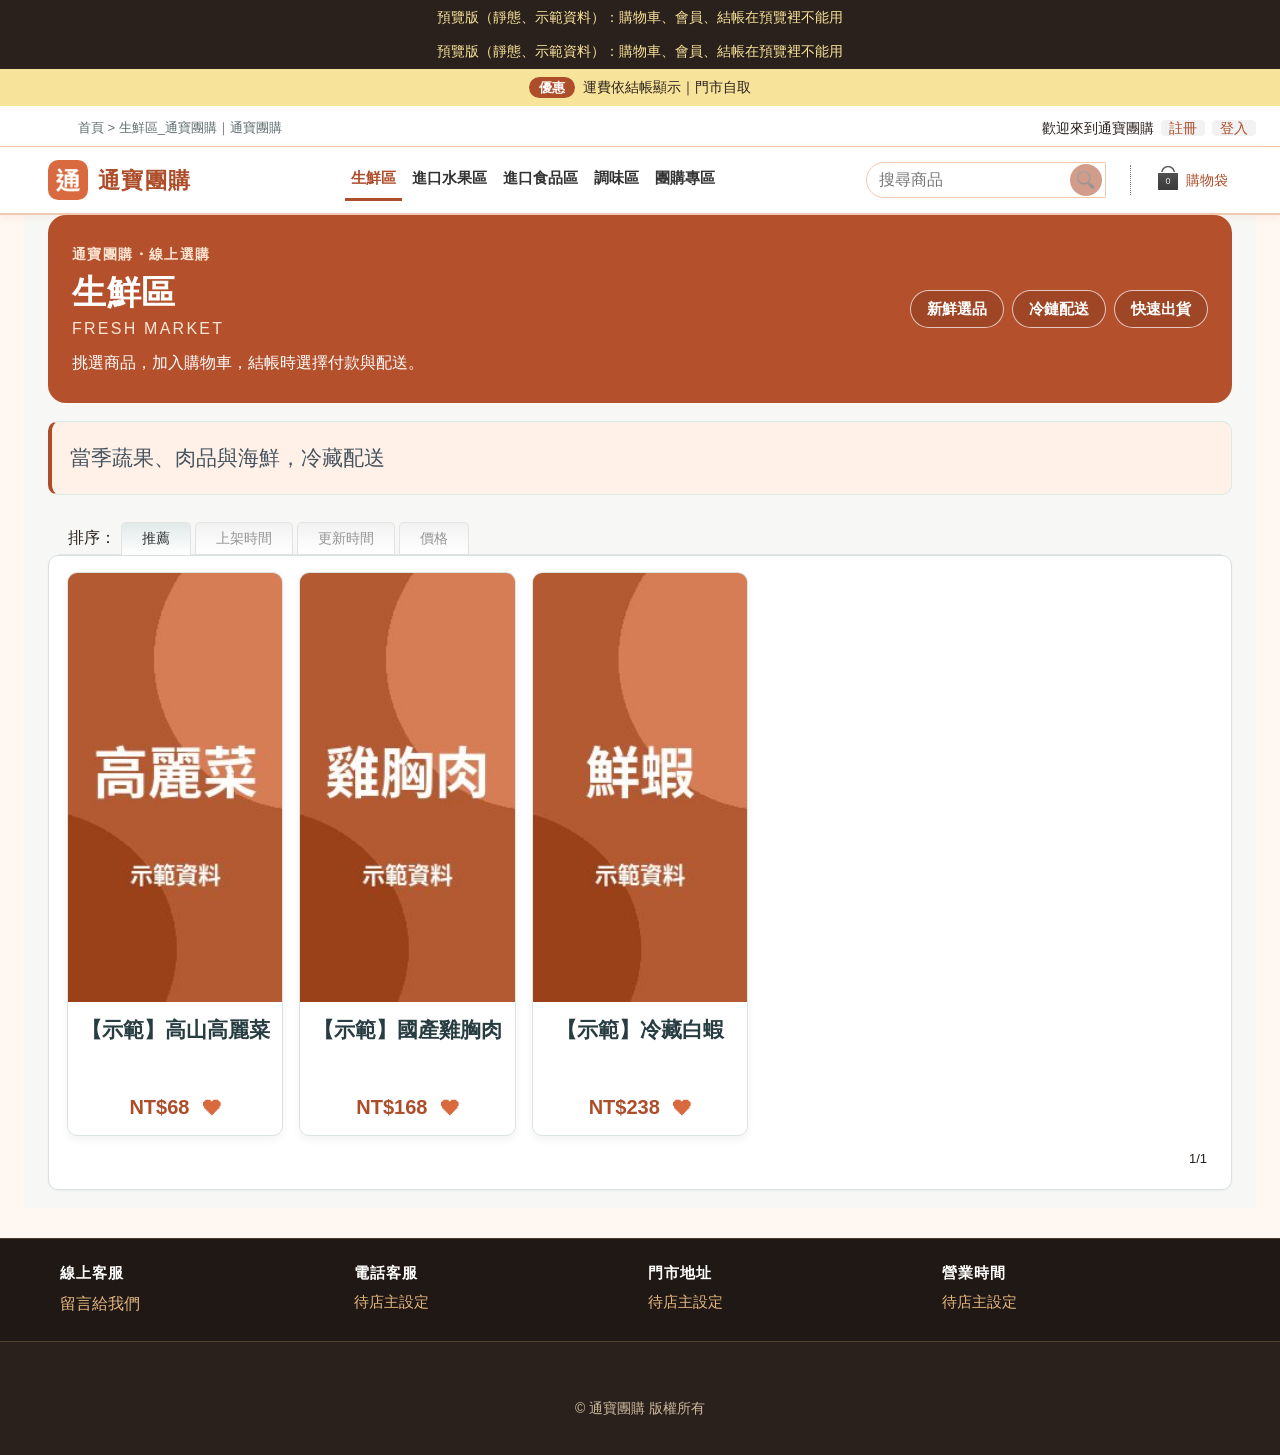
<file: v2/category.php@id=1.html>
<!doctype html>
<html lang="zh-TW" translate="no" class="notranslate">
<head><meta name="robots" content="noindex,nofollow"><meta name="robots" content="noindex,nofollow">
    <meta charset="utf-8">
    <meta name="google" content="notranslate" />
    <meta http-equiv="Content-Language" content="zh-TW" />
    
    
        <meta http-equiv="Cache-Control" content="no-cache, no-store, must-revalidate" />
    <meta http-equiv="Pragma" content="no-cache" />
    <meta http-equiv="Expires" content="0" />
            <meta name="viewport" content="width=device-width, initial-scale=1.0">
    <meta name="theme-color" content="#D96A3F">
        <link rel="canonical" href="category.php@id=1.html" />
        <meta name="robots" content="index, follow" />    <title>生鮮區_通寶團購｜通寶團購</title>
    <meta property="og:site_name" content="通寶團購" />
    <meta property="og:locale" content="zh_TW" />
<meta property="og:url" content="http://groupbuy.ija.com.tw/category.php?id=1" />
    <meta property="og:type" content="website" />
    <meta property="og:title" content="生鮮區_通寶團購｜通寶團購" />
    <meta property="og:description" content="當季蔬果、肉品與海鮮，冷藏配送" />
    <meta property="og:image" content="https://groupbuy.ija.com.tw/images/og_default.jpg" />
    <meta name="twitter:card" content="summary_large_image" />
        <meta name="description" content="當季蔬果、肉品與海鮮，冷藏配送"/>    <meta name="keywords" content="生鮮,蔬菜,肉品,海鮮,冷藏"/>    <script type="application/ld+json">{"@context":"https://schema.org","@type":"Store","name":"通寶團購","url":"http://groupbuy.ija.com.tw/","logo":"http://groupbuy.ija.com.tw/static/img/logo.png","image":"http://groupbuy.ija.com.tw/static/img/logo.png"}</script>    <script type="application/ld+json">{"@context":"https://schema.org","@type":"BreadcrumbList","itemListElement":[{"@type":"ListItem","position":1,"name":"通寶團購","item":"http://groupbuy.ija.com.tw"},{"@type":"ListItem","position":2,"name":"生鮮區","item":"http://groupbuy.ija.com.tw/category.php?id=1"}]}</script>    <link rel="icon" href="favicon.ico" sizes="16x16 32x32 48x48">
    <link rel="icon" type="image/png" sizes="96x96" href="static/img/favicon-96.png">
    <link rel="icon" type="image/png" sizes="48x48" href="static/img/favicon-48.png">
    <link rel="apple-touch-icon-precomposed" href="#preview-only">
    <link rel="stylesheet" href="static/css/style.css@v=1791904184.css">
    <link rel="stylesheet" href="static/css/style-site-core.css@v=1791904184.css">
    <link rel="stylesheet" href="static/css/style-site-navigation.css@v=1791904184.css">
    <link rel="stylesheet" href="static/css/style-site-product.css@v=1791904184.css">
    <link rel="stylesheet" href="static/css/style-site-article.css@v=1791904184.css">
    <link rel="stylesheet" href="static/css/style-site-checkout.css@v=1791904184.css">
    <link rel="stylesheet" href="static/css/style-site-account.css@v=1791904184.css">
    <link rel="stylesheet" href="static/css/style-site-responsive.css@v=1791904184.css">
    <link rel="stylesheet" href="static/css/style-components.css@v=1791904184.css">
     
    <link rel="stylesheet" href="static/css/style-inner.css@v=1791904184.css">
     
    <link rel="stylesheet" href="static/css/style-fontsize.css@v=1791904184.css">
    <link rel="stylesheet" href="static/css/style-voice-search.css@v=1791904184.css">
    <script type="text/javascript">
(function() {
    if (navigator.userAgent.indexOf('Line') > -1) {
        document.documentElement.classList.add('line-inapp');
    }
})();
</script>
            <link rel="alternate" type="application/rss+xml" title="RSS|生鮮區_通寶團購｜通寶團購" href="#preview-only">        <link rel="stylesheet" href="static/theme10/style.css@v=1791904184.css"><link rel="stylesheet" href="static/css/style-customer-navigation.css@v=20260926-drawer.css">
<link rel="stylesheet" href="static/css/style-compat.css@v=1791904184.css">
<link rel="stylesheet" href="static/css/shop-warm.css@v=1793278193.css">
<script defer src="static/js/mobile-menu.js@v=1793278193"></script>
<script type="text/javascript">
(function() {
    window.onpageshow = function(event) {
        if (event.persisted) {
            window.location.reload();
        }
    };
})();
</script>
</head>
<body id="page_category"><div style="background:#2A211D;color:#F8E39A;text-align:center;font-size:14px;padding:6px 8px;position:relative;z-index:99999">預覽版（靜態、示範資料）：購物車、會員、結帳在預覽裡不能用</div><div style="background:#2A211D;color:#F8E39A;text-align:center;font-size:14px;padding:6px 8px;position:relative;z-index:99999">預覽版（靜態、示範資料）：購物車、會員、結帳在預覽裡不能用</div>
<div id="container">
<div class="shop-topbar" role="note"><div class="wrapper"><span class="shop-topbar-badge">優惠</span><span class="shop-topbar-text">運費依結帳顯示｜門市自取</span></div></div>
<div id="top"><div class="wrapper">
	<div id="account_area"><p>
		<span>歡迎來到通寶團購</span>
	<a href="#preview-only">註冊</a>
	<a href="#preview-only">登入</a>
		</p></div>
	<nav id="top_nav">
		
	</nav>
	<p class="breadcrumbs top-breadcrumbs"><a href="#preview-only">首頁</a> &gt; 生鮮區_通寶團購｜通寶團購</p>
</div></div>
<header id="header">
	<div class="header-top"><div class="wrapper">
		<div id="header_bar">
			<div class="header-menu-group">
				<button id="mobile-menu-toggle" type="button" class="header-menu-toggle" aria-label="開啟選單" aria-expanded="false"><span></span><span></span><span></span></button>
				<span class="header-menu-label mobile-menu-label">選單</span>
			</div>
			<a href="index.html" id="logo" class="shop-brand" title="通寶團購">
				<span class="shop-brand-mark" aria-hidden="true"><img src="static/img/favicon-96.png" alt="" width="40" height="40" /></span>
				<span class="shop-brand-name">通寶團購</span>
			</a>
			<div id="search_bar" class="header-search-compact">
				<form method="get" action="#preview-only" id="search">
					<input type="text" name="keywords" value="" placeholder="搜尋商品" aria-label="搜尋商品">
					<input type="submit" value="搜尋" aria-label="搜尋" />
				</form>
				<div id="search_suggest" class="search-suggest" hidden></div>
			</div>
			<nav id="header_nav" class="header-nav-inline" data-mobile-nav aria-label="主要分類">
				<ul>
		<li>
		<a href="category.php@id=1.html" class="current"><span>生鮮區</span></a>
			</li>
		<li>
		<a href="category.php@id=2.html"><span>進口水果區</span></a>
			</li>
		<li>
		<a href="category.php@id=3.html"><span>進口食品區</span></a>
			</li>
		<li>
		<a href="category.php@id=4.html"><span>調味區</span></a>
			</li>
		<li>
		<a href="groupbuy.php.html"><span>團購專區</span></a>
			</li>
	</ul>
			</nav>
			<div id="cart" class="cart_space">
				<p class="label"><a href="#preview-only" title="查看購物車">購物袋<em>0</em></a></p>
			</div>
		</div>
	</div></div>
</header>
<div id="main" role="main"><div class="wrapper catalog-layout">
			<header class="shop-cat-hero shop-cat--fresh">
	<div class="shop-cat-hero-inner">
		<div class="shop-cat-hero-text">
			<p class="shop-cat-hero-kicker">通寶團購・線上選購</p>
			<h1 class="catalog-page-title">生鮮區</h1>
			<p class="shop-cat-hero-en">Fresh Market</p>
			<p class="shop-cat-hero-desc">挑選商品，加入購物車，結帳時選擇付款與配送。</p>
		</div>
		<ul class="shop-cat-hero-badges" aria-label="服務特色">
			<li>新鮮選品</li>
			<li>冷鏈配送</li>
			<li>快速出貨</li>
		</ul>
	</div>
</header>
		<div class="cat-intro">當季蔬果、肉品與海鮮，冷藏配送</div>
					
	
	
		<div class="has_tab_box">
<div class="tab_wrapper">
	<p class="tabs">
		<em class="label">排序：</em>
<a href="#preview-only" class="current"><span>推薦</span></a>
				<a href="#preview-only"><span>上架時間</span></a>
						<a href="#preview-only"><span>更新時間</span></a>
						<a href="#preview-only"><span>價格</span></a>
			</p>
</div>
<div class="box" id="list">
	<div class="hd"><h2>商品列表</h2><div class="extra"></div></div>
	<div class="bd product_list">
	<ul class="product-grid">
			<li class="product-card">
		<div class="product-image-container">
			<a href="goods.php@id=2.html" title="【示範】高山高麗菜">
				<img src="images/demo/goods_01_t.jpg" alt="【示範】高山高麗菜" loading="lazy"/>
			</a>
		<div class="product-hover-actions">
    <a href="javascript:sendToWash(2, 0, 1)" class="action-btn">加入清單</a>
    <a href="goods.php@id=2.html" class="action-btn">詳情</a>
</div>
					</div>
	<div class="product-info">
			<h3 class="product-name"><a href="goods.php@id=2.html" title="【示範】高山高麗菜">【示範】高山高麗菜</a></h3>
			<div class="product-price">
									NT$68				
                <a href="javascript:collect(2);" class="btn-collect-icon" title="加入收藏">
                    ❤
                </a>
                </div>
		</div>
	</li>
				<li class="product-card">
		<div class="product-image-container">
			<a href="#preview-only" title="【示範】國產雞胸肉">
				<img src="images/demo/goods_02_t.jpg" alt="【示範】國產雞胸肉" loading="lazy"/>
			</a>
		<div class="product-hover-actions">
    <a href="javascript:sendToWash(3, 0, 1)" class="action-btn">加入清單</a>
    <a href="#preview-only" class="action-btn">詳情</a>
</div>
					</div>
	<div class="product-info">
			<h3 class="product-name"><a href="#preview-only" title="【示範】國產雞胸肉">【示範】國產雞胸肉</a></h3>
			<div class="product-price">
									NT$168				
                <a href="javascript:collect(3);" class="btn-collect-icon" title="加入收藏">
                    ❤
                </a>
                </div>
		</div>
	</li>
				<li class="product-card">
		<div class="product-image-container">
			<a href="#preview-only" title="【示範】冷藏白蝦">
				<img src="images/demo/goods_03_t.jpg" alt="【示範】冷藏白蝦" loading="lazy"/>
			</a>
		<div class="product-hover-actions">
    <a href="javascript:sendToWash(4, 0, 1)" class="action-btn">加入清單</a>
    <a href="#preview-only" class="action-btn">詳情</a>
</div>
					</div>
	<div class="product-info">
			<h3 class="product-name"><a href="#preview-only" title="【示範】冷藏白蝦">【示範】冷藏白蝦</a></h3>
			<div class="product-price">
									NT$238				
                <a href="javascript:collect(4);" class="btn-collect-icon" title="加入收藏">
                    ❤
                </a>
                </div>
		</div>
	</li>
				</ul>
<p class="pagination">
	<span class="total">1/1</span>
					</p>
	</div>
</div>
</div>
<style>
@media (max-width: 480px) {
p.tabs .label {
display: none;
}
p.tabs a {
padding: 8px 10px !important;
white-space: nowrap;
}
}
</style>		
	
	</div></div>
<footer id="footer">
        <div class="footer-service-bar">
        <div class="footer-service-inner">
            <div class="footer-service-item">
                <strong>線上客服</strong>
                <span><a href="#preview-only">留言給我們</a></span>
            </div>
            <div class="footer-service-item">
                <strong>電話客服</strong>
                <span>待店主設定</span>
            </div>
            <div class="footer-service-item">
                <strong>門市地址</strong>
                <span>待店主設定</span>
            </div>
            <div class="footer-service-item">
                <strong>營業時間</strong>
                <span>待店主設定</span>
            </div>
        </div>
    </div>
    <div class="footer-bottom">
        <div class="wrapper">
                                    <p id="copyright">&copy; 通寶團購 版權所有</p>
                    </div>
    </div>
</footer>
<script src="static/js/jquery.js@v=20260912-repair1"></script>
<script type="text/javascript">
if (typeof jQuery != 'undefined') {
    var Ajax = {
        call: function(url, args, callback, method, responseType, asyn) {
            method = method || 'POST';
            responseType = responseType || 'JSON';
            asyn = (asyn === false) ? false : true;
            jQuery.ajax({
                url: url,
                data: args,
                type: method,
                dataType: responseType,
                async: asyn,
                success: function(result) {
                    if (responseType.toUpperCase() === 'JSON' && typeof result === 'string') {
                        try {
                            result = JSON.parse(result);
                        } catch (e) {}
                    }
                    if (typeof callback === 'function') {
                        callback(result);
                    }
                },
                error: function() {
                    console.log('Ajax Request Error');
                }
            });
        }
    };
}
</script>
<script src="static/js/modernizr.js"></script>
<script src="static/js/plugins.js@v=20261013-tabs"></script>
<script src="static/js/site-strings.js"></script>
<script  src="static/js/global.js@v=20261013-analytics"></script>
<script  src="static/js/init.js@v=20260913-public"></script>
<script src="static/js/search_suggest.js@v=20260913-public"></script>
<script defer src="static/js/voice-search.js@v=20260913-public"></script>
</div>
<nav id="mobile-nav" class="customer-nav" aria-label="常用功能">
  <ul>
    <li><a href="#preview-only" data-nav-page="home"><svg viewBox="0 0 24 24" aria-hidden="true"><path d="m3 10 9-7 9 7v10H3zM9 20v-7h6v7"/></svg><span class="nav-text">首頁</span></a></li>
    <li><a href="#preview-only" data-nav-page="service"><svg viewBox="0 0 24 24" aria-hidden="true"><rect x="3" y="3" width="7" height="7" rx="1"/><rect x="14" y="3" width="7" height="7" rx="1"/><rect x="3" y="14" width="7" height="7" rx="1"/><rect x="14" y="14" width="7" height="7" rx="1"/></svg><span class="nav-text">分類</span></a></li>
    <li><a href="#preview-only" data-nav-page="search"><svg viewBox="0 0 24 24" aria-hidden="true"><circle cx="11" cy="11" r="7"/><path d="m20 20-3.6-3.6"/></svg><span class="nav-text">搜尋</span></a></li>
    <li><a href="#preview-only" id="mobile-nav-cart" data-nav-page="cart"><span class="nav-icon"><svg viewBox="0 0 24 24" aria-hidden="true"><path d="M5 7h14l2 14H3zM8 8V6a4 4 0 0 1 8 0v2"/></svg><em class="mobile-cart-badge" hidden></em></span><span class="nav-text">購物車</span></a></li>
    <li><a href="#preview-only" data-nav-page="member"><svg viewBox="0 0 24 24" aria-hidden="true"><circle cx="12" cy="8" r="4"/><path d="M4 21v-2a8 8 0 0 1 16 0v2"/></svg><span class="nav-text">會員</span></a></li>
    <li><a href="#preview-only" data-nav-page="service-chat"><svg viewBox="0 0 24 24" aria-hidden="true"><path d="M4 5h16v11H9l-5 4z"/></svg><span class="nav-text">客服</span></a></li>
  </ul>
</nav>
<script defer src="static/js/customer-navigation.js@v=20260910-ux"></script>
<script type="text/javascript">
(function () {
    var badge = null;
    var cartBox = null;
    function syncCartBadge() {
        if (!badge || !cartBox) {return;}
        var source = cartBox.querySelector('.label em');
        var n = source ? parseInt((source.textContent || '').replace(/[^0-9]/g, ''), 10) : 0;
        if (!n || n < 1) {
            badge.hidden = true;
            return;
        }
        badge.textContent = n > 99 ? '99+' : String(n);
        badge.hidden = false;
    }
    function start() {
        badge   = document.querySelector('.mobile-cart-badge');
        cartBox = document.querySelector('#cart');
        if (!badge || !cartBox) {return;}
        syncCartBadge();
        
        if (typeof MutationObserver === 'function') {
            new MutationObserver(syncCartBadge).observe(cartBox, {
                childList: true,
                subtree: true,
                characterData: true
            });
        }
    }
    if (document.readyState === 'loading') {
        document.addEventListener('DOMContentLoaded', start);
    } else {
        start();
    }
})();
</script>
<div id="floating-buttons">
    <ul>
        
                
        <li>
            <a href="category.php@id=1.html#" id="back-to-top" class="float-top">
                TOP
            </a>
        </li>
    </ul>
</div>
<script type="text/javascript">
document.addEventListener("DOMContentLoaded", function() {
    var backToTopBtn = document.getElementById('back-to-top');
    if(backToTopBtn) {
        window.onscroll = function() {
            if (document.body.scrollTop > 200 || document.documentElement.scrollTop > 200) {
                backToTopBtn.style.display = 'block';
            } else {
                backToTopBtn.style.display = 'none';
            }
        };
        backToTopBtn.onclick = function(e) {
            e.preventDefault();
            window.scrollTo({
                top: 0,
                behavior: 'smooth'
            });
        };
    }
});
</script>
<div id="mobile-menu-hint" class="mobile-menu-hint" aria-hidden="true">
    <span class="mobile-menu-label">← 手機選單</span>
</div>
</body>
</html>
</file>
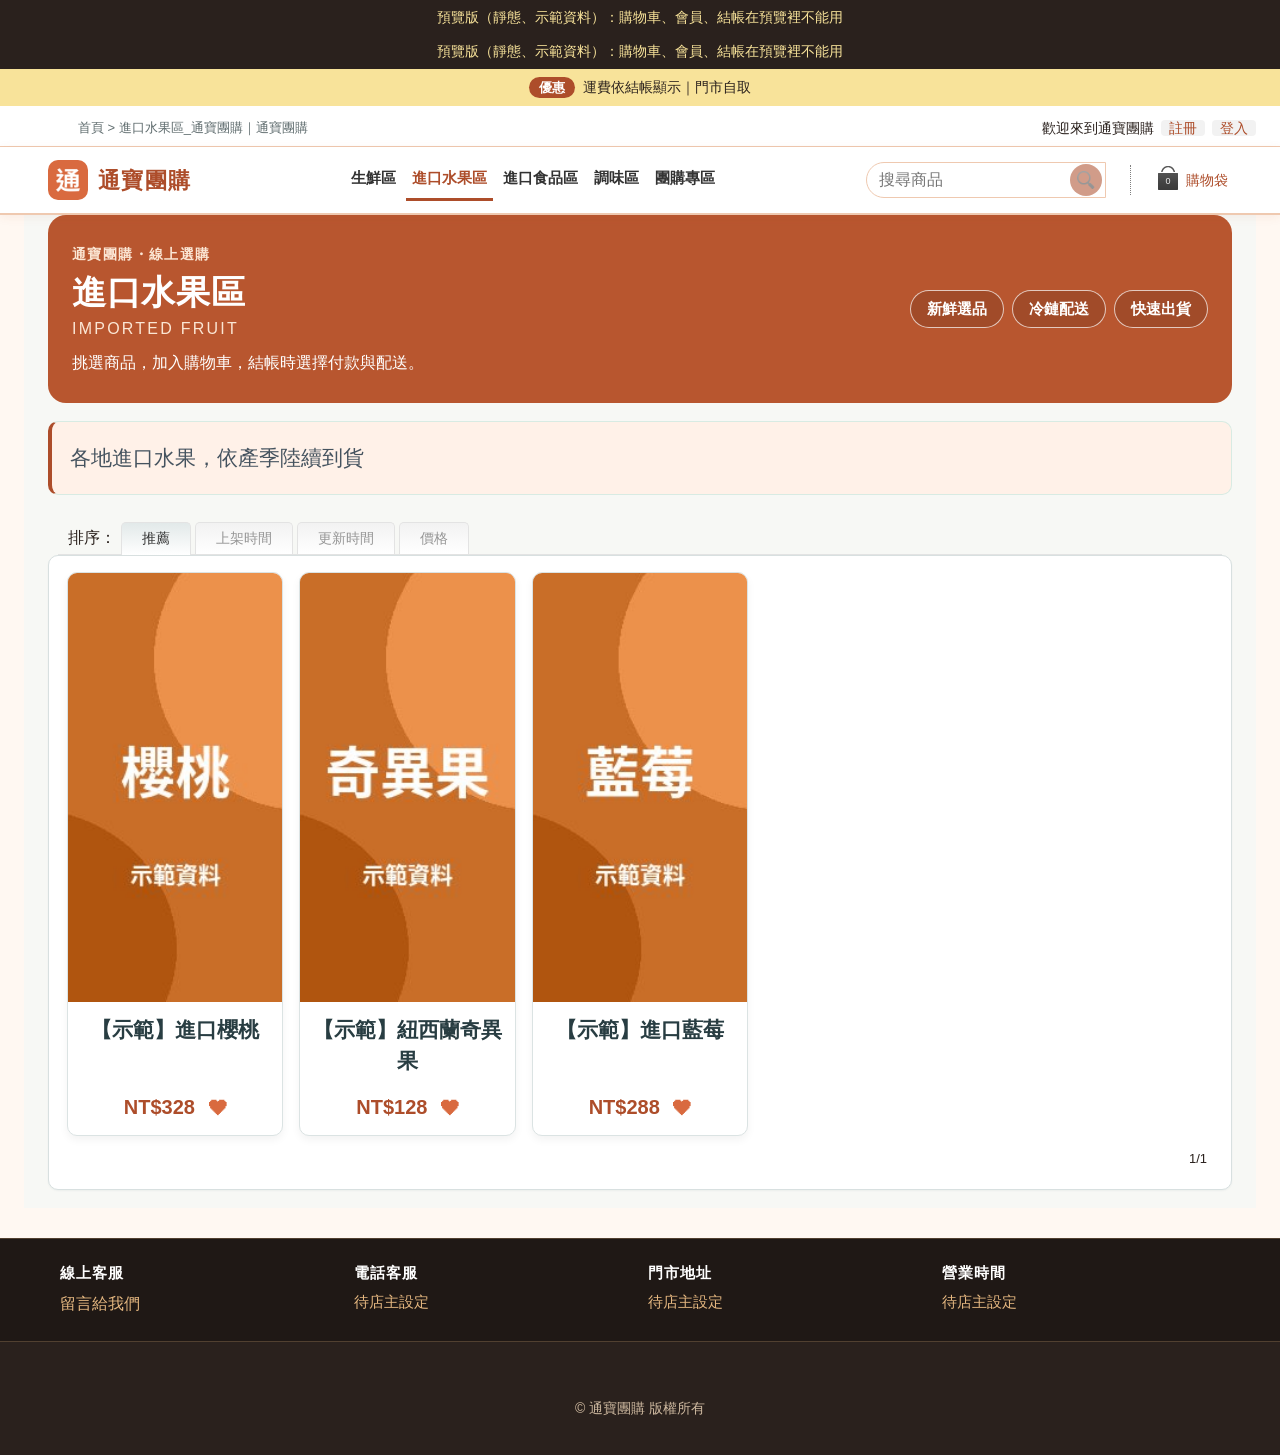
<file: v2/category.php@id=2.html>
<!doctype html>
<html lang="zh-TW" translate="no" class="notranslate">
<head><meta name="robots" content="noindex,nofollow"><meta name="robots" content="noindex,nofollow">
    <meta charset="utf-8">
    <meta name="google" content="notranslate" />
    <meta http-equiv="Content-Language" content="zh-TW" />
    
    
        <meta http-equiv="Cache-Control" content="no-cache, no-store, must-revalidate" />
    <meta http-equiv="Pragma" content="no-cache" />
    <meta http-equiv="Expires" content="0" />
            <meta name="viewport" content="width=device-width, initial-scale=1.0">
    <meta name="theme-color" content="#D96A3F">
        <link rel="canonical" href="category.php@id=2.html" />
        <meta name="robots" content="index, follow" />    <title>進口水果區_通寶團購｜通寶團購</title>
    <meta property="og:site_name" content="通寶團購" />
    <meta property="og:locale" content="zh_TW" />
<meta property="og:url" content="http://groupbuy.ija.com.tw/category.php?id=2" />
    <meta property="og:type" content="website" />
    <meta property="og:title" content="進口水果區_通寶團購｜通寶團購" />
    <meta property="og:description" content="各地進口水果，依產季陸續到貨" />
    <meta property="og:image" content="https://groupbuy.ija.com.tw/images/og_default.jpg" />
    <meta name="twitter:card" content="summary_large_image" />
        <meta name="description" content="各地進口水果，依產季陸續到貨"/>    <meta name="keywords" content="進口水果,水果,莓果,柑橘"/>    <script type="application/ld+json">{"@context":"https://schema.org","@type":"Store","name":"通寶團購","url":"http://groupbuy.ija.com.tw/","logo":"http://groupbuy.ija.com.tw/static/img/logo.png","image":"http://groupbuy.ija.com.tw/static/img/logo.png"}</script>    <script type="application/ld+json">{"@context":"https://schema.org","@type":"BreadcrumbList","itemListElement":[{"@type":"ListItem","position":1,"name":"通寶團購","item":"http://groupbuy.ija.com.tw"},{"@type":"ListItem","position":2,"name":"進口水果區","item":"http://groupbuy.ija.com.tw/category.php?id=2"}]}</script>    <link rel="icon" href="favicon.ico" sizes="16x16 32x32 48x48">
    <link rel="icon" type="image/png" sizes="96x96" href="static/img/favicon-96.png">
    <link rel="icon" type="image/png" sizes="48x48" href="static/img/favicon-48.png">
    <link rel="apple-touch-icon-precomposed" href="#preview-only">
    <link rel="stylesheet" href="static/css/style.css@v=1791904184.css">
    <link rel="stylesheet" href="static/css/style-site-core.css@v=1791904184.css">
    <link rel="stylesheet" href="static/css/style-site-navigation.css@v=1791904184.css">
    <link rel="stylesheet" href="static/css/style-site-product.css@v=1791904184.css">
    <link rel="stylesheet" href="static/css/style-site-article.css@v=1791904184.css">
    <link rel="stylesheet" href="static/css/style-site-checkout.css@v=1791904184.css">
    <link rel="stylesheet" href="static/css/style-site-account.css@v=1791904184.css">
    <link rel="stylesheet" href="static/css/style-site-responsive.css@v=1791904184.css">
    <link rel="stylesheet" href="static/css/style-components.css@v=1791904184.css">
     
    <link rel="stylesheet" href="static/css/style-inner.css@v=1791904184.css">
     
    <link rel="stylesheet" href="static/css/style-fontsize.css@v=1791904184.css">
    <link rel="stylesheet" href="static/css/style-voice-search.css@v=1791904184.css">
    <script type="text/javascript">
(function() {
    if (navigator.userAgent.indexOf('Line') > -1) {
        document.documentElement.classList.add('line-inapp');
    }
})();
</script>
            <link rel="alternate" type="application/rss+xml" title="RSS|進口水果區_通寶團購｜通寶團購" href="#preview-only">        <link rel="stylesheet" href="static/theme10/style.css@v=1791904184.css"><link rel="stylesheet" href="static/css/style-customer-navigation.css@v=20260926-drawer.css">
<link rel="stylesheet" href="static/css/style-compat.css@v=1791904184.css">
<link rel="stylesheet" href="static/css/shop-warm.css@v=1793278193.css">
<script defer src="static/js/mobile-menu.js@v=1793278193"></script>
<script type="text/javascript">
(function() {
    window.onpageshow = function(event) {
        if (event.persisted) {
            window.location.reload();
        }
    };
})();
</script>
</head>
<body id="page_category"><div style="background:#2A211D;color:#F8E39A;text-align:center;font-size:14px;padding:6px 8px;position:relative;z-index:99999">預覽版（靜態、示範資料）：購物車、會員、結帳在預覽裡不能用</div><div style="background:#2A211D;color:#F8E39A;text-align:center;font-size:14px;padding:6px 8px;position:relative;z-index:99999">預覽版（靜態、示範資料）：購物車、會員、結帳在預覽裡不能用</div>
<div id="container">
<div class="shop-topbar" role="note"><div class="wrapper"><span class="shop-topbar-badge">優惠</span><span class="shop-topbar-text">運費依結帳顯示｜門市自取</span></div></div>
<div id="top"><div class="wrapper">
	<div id="account_area"><p>
		<span>歡迎來到通寶團購</span>
	<a href="#preview-only">註冊</a>
	<a href="#preview-only">登入</a>
		</p></div>
	<nav id="top_nav">
		
	</nav>
	<p class="breadcrumbs top-breadcrumbs"><a href="#preview-only">首頁</a> &gt; 進口水果區_通寶團購｜通寶團購</p>
</div></div>
<header id="header">
	<div class="header-top"><div class="wrapper">
		<div id="header_bar">
			<div class="header-menu-group">
				<button id="mobile-menu-toggle" type="button" class="header-menu-toggle" aria-label="開啟選單" aria-expanded="false"><span></span><span></span><span></span></button>
				<span class="header-menu-label mobile-menu-label">選單</span>
			</div>
			<a href="index.html" id="logo" class="shop-brand" title="通寶團購">
				<span class="shop-brand-mark" aria-hidden="true"><img src="static/img/favicon-96.png" alt="" width="40" height="40" /></span>
				<span class="shop-brand-name">通寶團購</span>
			</a>
			<div id="search_bar" class="header-search-compact">
				<form method="get" action="#preview-only" id="search">
					<input type="text" name="keywords" value="" placeholder="搜尋商品" aria-label="搜尋商品">
					<input type="submit" value="搜尋" aria-label="搜尋" />
				</form>
				<div id="search_suggest" class="search-suggest" hidden></div>
			</div>
			<nav id="header_nav" class="header-nav-inline" data-mobile-nav aria-label="主要分類">
				<ul>
		<li>
		<a href="category.php@id=1.html"><span>生鮮區</span></a>
			</li>
		<li>
		<a href="category.php@id=2.html" class="current"><span>進口水果區</span></a>
			</li>
		<li>
		<a href="category.php@id=3.html"><span>進口食品區</span></a>
			</li>
		<li>
		<a href="category.php@id=4.html"><span>調味區</span></a>
			</li>
		<li>
		<a href="groupbuy.php.html"><span>團購專區</span></a>
			</li>
	</ul>
			</nav>
			<div id="cart" class="cart_space">
				<p class="label"><a href="#preview-only" title="查看購物車">購物袋<em>0</em></a></p>
			</div>
		</div>
	</div></div>
</header>
<div id="main" role="main"><div class="wrapper catalog-layout">
	
		<header class="shop-cat-hero shop-cat--fruit">
	<div class="shop-cat-hero-inner">
		<div class="shop-cat-hero-text">
			<p class="shop-cat-hero-kicker">通寶團購・線上選購</p>
			<h1 class="catalog-page-title">進口水果區</h1>
			<p class="shop-cat-hero-en">Imported Fruit</p>
			<p class="shop-cat-hero-desc">挑選商品，加入購物車，結帳時選擇付款與配送。</p>
		</div>
		<ul class="shop-cat-hero-badges" aria-label="服務特色">
			<li>新鮮選品</li>
			<li>冷鏈配送</li>
			<li>快速出貨</li>
		</ul>
	</div>
</header>
		<div class="cat-intro">各地進口水果，依產季陸續到貨</div>
					
	
	
		<div class="has_tab_box">
<div class="tab_wrapper">
	<p class="tabs">
		<em class="label">排序：</em>
<a href="#preview-only" class="current"><span>推薦</span></a>
				<a href="#preview-only"><span>上架時間</span></a>
						<a href="#preview-only"><span>更新時間</span></a>
						<a href="#preview-only"><span>價格</span></a>
			</p>
</div>
<div class="box" id="list">
	<div class="hd"><h2>商品列表</h2><div class="extra"></div></div>
	<div class="bd product_list">
	<ul class="product-grid">
			<li class="product-card">
		<div class="product-image-container">
			<a href="goods.php@id=5.html" title="【示範】進口櫻桃">
				<img src="images/demo/goods_04_t.jpg" alt="【示範】進口櫻桃" loading="lazy"/>
			</a>
		<div class="product-hover-actions">
    <a href="javascript:sendToWash(5, 0, 1)" class="action-btn">加入清單</a>
    <a href="goods.php@id=5.html" class="action-btn">詳情</a>
</div>
					</div>
	<div class="product-info">
			<h3 class="product-name"><a href="goods.php@id=5.html" title="【示範】進口櫻桃">【示範】進口櫻桃</a></h3>
			<div class="product-price">
									NT$328				
                <a href="javascript:collect(5);" class="btn-collect-icon" title="加入收藏">
                    ❤
                </a>
                </div>
		</div>
	</li>
				<li class="product-card">
		<div class="product-image-container">
			<a href="#preview-only" title="【示範】紐西蘭奇異果">
				<img src="images/demo/goods_05_t.jpg" alt="【示範】紐西蘭奇異果" loading="lazy"/>
			</a>
		<div class="product-hover-actions">
    <a href="javascript:sendToWash(6, 0, 1)" class="action-btn">加入清單</a>
    <a href="#preview-only" class="action-btn">詳情</a>
</div>
					</div>
	<div class="product-info">
			<h3 class="product-name"><a href="#preview-only" title="【示範】紐西蘭奇異果">【示範】紐西蘭奇異果</a></h3>
			<div class="product-price">
									NT$128				
                <a href="javascript:collect(6);" class="btn-collect-icon" title="加入收藏">
                    ❤
                </a>
                </div>
		</div>
	</li>
				<li class="product-card">
		<div class="product-image-container">
			<a href="#preview-only" title="【示範】進口藍莓">
				<img src="images/demo/goods_06_t.jpg" alt="【示範】進口藍莓" loading="lazy"/>
			</a>
		<div class="product-hover-actions">
    <a href="javascript:sendToWash(7, 0, 1)" class="action-btn">加入清單</a>
    <a href="#preview-only" class="action-btn">詳情</a>
</div>
					</div>
	<div class="product-info">
			<h3 class="product-name"><a href="#preview-only" title="【示範】進口藍莓">【示範】進口藍莓</a></h3>
			<div class="product-price">
									NT$288				
                <a href="javascript:collect(7);" class="btn-collect-icon" title="加入收藏">
                    ❤
                </a>
                </div>
		</div>
	</li>
				</ul>
<p class="pagination">
	<span class="total">1/1</span>
					</p>
	</div>
</div>
</div>
<style>
@media (max-width: 480px) {
p.tabs .label {
display: none;
}
p.tabs a {
padding: 8px 10px !important;
white-space: nowrap;
}
}
</style>
		
	
	</div></div>
<footer id="footer">
        <div class="footer-service-bar">
        <div class="footer-service-inner">
            <div class="footer-service-item">
                <strong>線上客服</strong>
                <span><a href="#preview-only">留言給我們</a></span>
            </div>
            <div class="footer-service-item">
                <strong>電話客服</strong>
                <span>待店主設定</span>
            </div>
            <div class="footer-service-item">
                <strong>門市地址</strong>
                <span>待店主設定</span>
            </div>
            <div class="footer-service-item">
                <strong>營業時間</strong>
                <span>待店主設定</span>
            </div>
        </div>
    </div>
    <div class="footer-bottom">
        <div class="wrapper">
                                    <p id="copyright">&copy; 通寶團購 版權所有</p>
                    </div>
    </div>
</footer>
<script src="static/js/jquery.js@v=20260912-repair1"></script>
<script type="text/javascript">
if (typeof jQuery != 'undefined') {
    var Ajax = {
        call: function(url, args, callback, method, responseType, asyn) {
            method = method || 'POST';
            responseType = responseType || 'JSON';
            asyn = (asyn === false) ? false : true;
            jQuery.ajax({
                url: url,
                data: args,
                type: method,
                dataType: responseType,
                async: asyn,
                success: function(result) {
                    if (responseType.toUpperCase() === 'JSON' && typeof result === 'string') {
                        try {
                            result = JSON.parse(result);
                        } catch (e) {}
                    }
                    if (typeof callback === 'function') {
                        callback(result);
                    }
                },
                error: function() {
                    console.log('Ajax Request Error');
                }
            });
        }
    };
}
</script>
<script src="static/js/modernizr.js"></script>
<script src="static/js/plugins.js@v=20261013-tabs"></script>
<script src="static/js/site-strings.js"></script>
<script  src="static/js/global.js@v=20261013-analytics"></script>
<script  src="static/js/init.js@v=20260913-public"></script>
<script src="static/js/search_suggest.js@v=20260913-public"></script>
<script defer src="static/js/voice-search.js@v=20260913-public"></script>
</div>
<nav id="mobile-nav" class="customer-nav" aria-label="常用功能">
  <ul>
    <li><a href="#preview-only" data-nav-page="home"><svg viewBox="0 0 24 24" aria-hidden="true"><path d="m3 10 9-7 9 7v10H3zM9 20v-7h6v7"/></svg><span class="nav-text">首頁</span></a></li>
    <li><a href="#preview-only" data-nav-page="service"><svg viewBox="0 0 24 24" aria-hidden="true"><rect x="3" y="3" width="7" height="7" rx="1"/><rect x="14" y="3" width="7" height="7" rx="1"/><rect x="3" y="14" width="7" height="7" rx="1"/><rect x="14" y="14" width="7" height="7" rx="1"/></svg><span class="nav-text">分類</span></a></li>
    <li><a href="#preview-only" data-nav-page="search"><svg viewBox="0 0 24 24" aria-hidden="true"><circle cx="11" cy="11" r="7"/><path d="m20 20-3.6-3.6"/></svg><span class="nav-text">搜尋</span></a></li>
    <li><a href="#preview-only" id="mobile-nav-cart" data-nav-page="cart"><span class="nav-icon"><svg viewBox="0 0 24 24" aria-hidden="true"><path d="M5 7h14l2 14H3zM8 8V6a4 4 0 0 1 8 0v2"/></svg><em class="mobile-cart-badge" hidden></em></span><span class="nav-text">購物車</span></a></li>
    <li><a href="#preview-only" data-nav-page="member"><svg viewBox="0 0 24 24" aria-hidden="true"><circle cx="12" cy="8" r="4"/><path d="M4 21v-2a8 8 0 0 1 16 0v2"/></svg><span class="nav-text">會員</span></a></li>
    <li><a href="#preview-only" data-nav-page="service-chat"><svg viewBox="0 0 24 24" aria-hidden="true"><path d="M4 5h16v11H9l-5 4z"/></svg><span class="nav-text">客服</span></a></li>
  </ul>
</nav>
<script defer src="static/js/customer-navigation.js@v=20260910-ux"></script>
<script type="text/javascript">
(function () {
    var badge = null;
    var cartBox = null;
    function syncCartBadge() {
        if (!badge || !cartBox) {return;}
        var source = cartBox.querySelector('.label em');
        var n = source ? parseInt((source.textContent || '').replace(/[^0-9]/g, ''), 10) : 0;
        if (!n || n < 1) {
            badge.hidden = true;
            return;
        }
        badge.textContent = n > 99 ? '99+' : String(n);
        badge.hidden = false;
    }
    function start() {
        badge   = document.querySelector('.mobile-cart-badge');
        cartBox = document.querySelector('#cart');
        if (!badge || !cartBox) {return;}
        syncCartBadge();
        
        if (typeof MutationObserver === 'function') {
            new MutationObserver(syncCartBadge).observe(cartBox, {
                childList: true,
                subtree: true,
                characterData: true
            });
        }
    }
    if (document.readyState === 'loading') {
        document.addEventListener('DOMContentLoaded', start);
    } else {
        start();
    }
})();
</script>
<div id="floating-buttons">
    <ul>
        
                
        <li>
            <a href="category.php@id=2.html#" id="back-to-top" class="float-top">
                TOP
            </a>
        </li>
    </ul>
</div>
<script type="text/javascript">
document.addEventListener("DOMContentLoaded", function() {
    var backToTopBtn = document.getElementById('back-to-top');
    if(backToTopBtn) {
        window.onscroll = function() {
            if (document.body.scrollTop > 200 || document.documentElement.scrollTop > 200) {
                backToTopBtn.style.display = 'block';
            } else {
                backToTopBtn.style.display = 'none';
            }
        };
        backToTopBtn.onclick = function(e) {
            e.preventDefault();
            window.scrollTo({
                top: 0,
                behavior: 'smooth'
            });
        };
    }
});
</script>
<div id="mobile-menu-hint" class="mobile-menu-hint" aria-hidden="true">
    <span class="mobile-menu-label">← 手機選單</span>
</div>
</body>
</html>
</file>
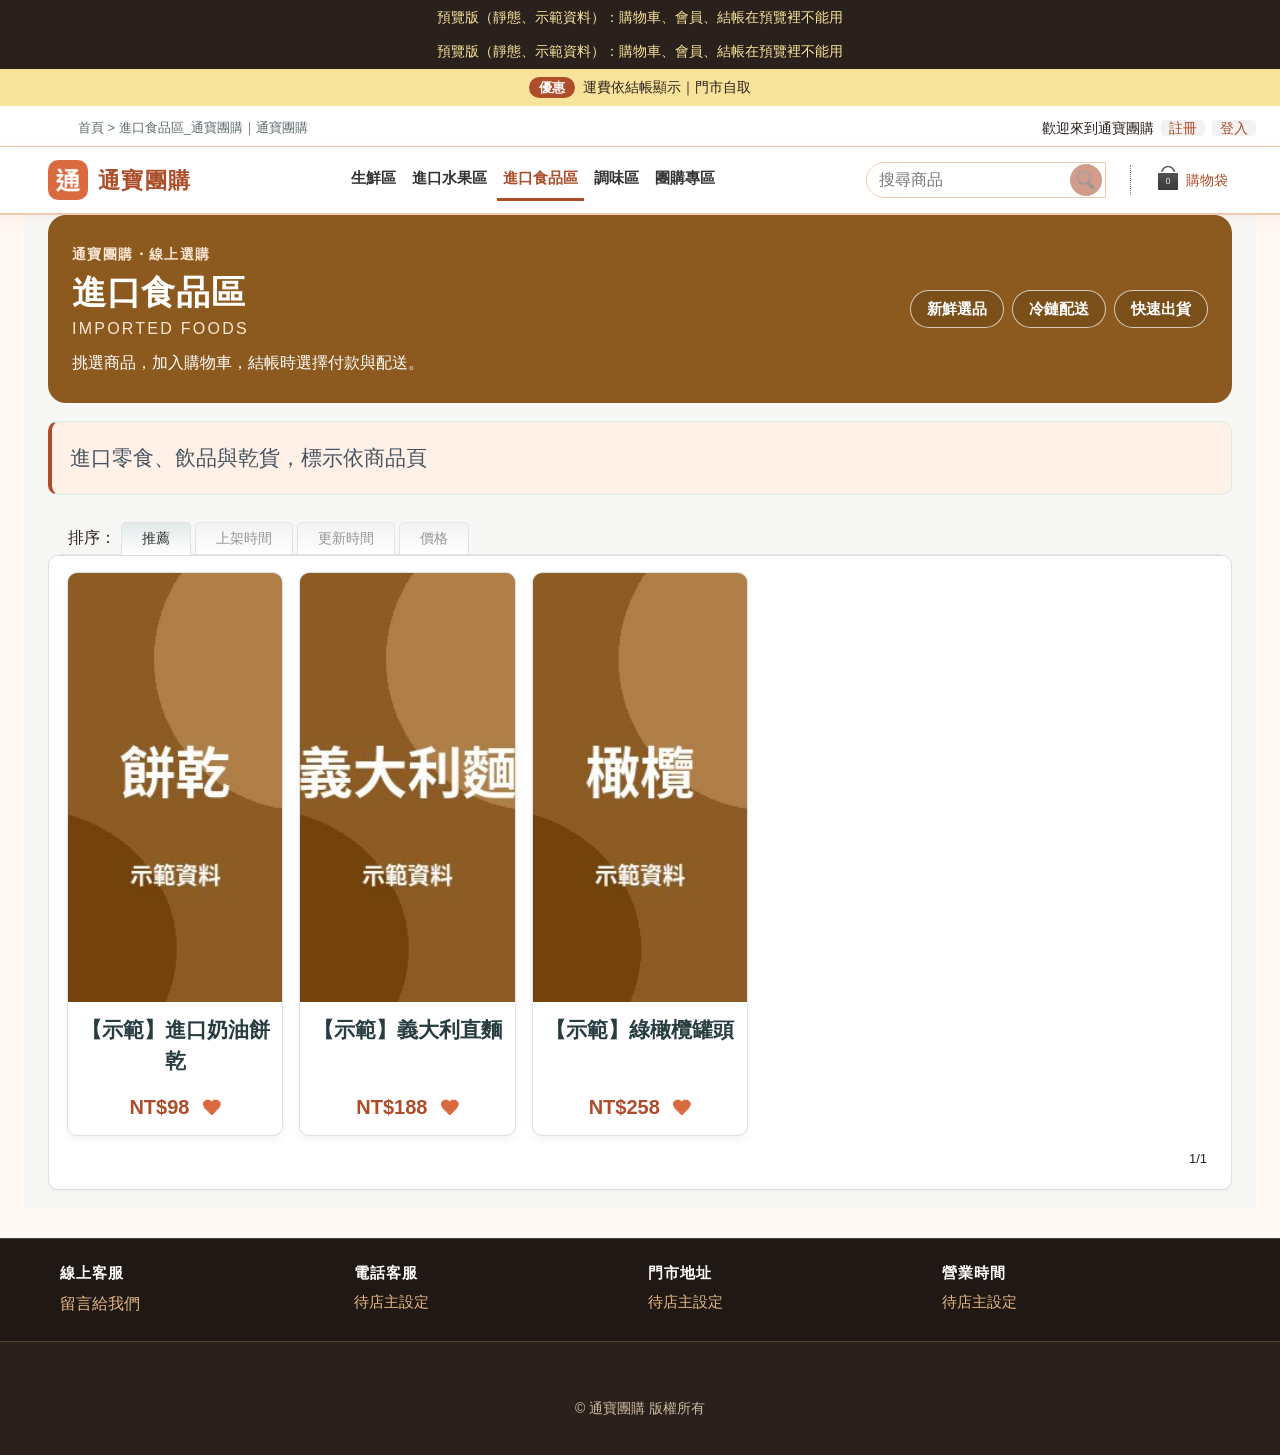
<file: v2/category.php@id=3.html>
<!doctype html>
<html lang="zh-TW" translate="no" class="notranslate">
<head><meta name="robots" content="noindex,nofollow"><meta name="robots" content="noindex,nofollow">
    <meta charset="utf-8">
    <meta name="google" content="notranslate" />
    <meta http-equiv="Content-Language" content="zh-TW" />
    
    
        <meta http-equiv="Cache-Control" content="no-cache, no-store, must-revalidate" />
    <meta http-equiv="Pragma" content="no-cache" />
    <meta http-equiv="Expires" content="0" />
            <meta name="viewport" content="width=device-width, initial-scale=1.0">
    <meta name="theme-color" content="#D96A3F">
        <link rel="canonical" href="category.php@id=3.html" />
        <meta name="robots" content="index, follow" />    <title>進口食品區_通寶團購｜通寶團購</title>
    <meta property="og:site_name" content="通寶團購" />
    <meta property="og:locale" content="zh_TW" />
<meta property="og:url" content="http://groupbuy.ija.com.tw/category.php?id=3" />
    <meta property="og:type" content="website" />
    <meta property="og:title" content="進口食品區_通寶團購｜通寶團購" />
    <meta property="og:description" content="進口零食、飲品與乾貨，標示依商品頁" />
    <meta property="og:image" content="https://groupbuy.ija.com.tw/images/og_default.jpg" />
    <meta name="twitter:card" content="summary_large_image" />
        <meta name="description" content="進口零食、飲品與乾貨，標示依商品頁"/>    <meta name="keywords" content="進口食品,零食,餅乾,罐頭,飲品"/>    <script type="application/ld+json">{"@context":"https://schema.org","@type":"Store","name":"通寶團購","url":"http://groupbuy.ija.com.tw/","logo":"http://groupbuy.ija.com.tw/static/img/logo.png","image":"http://groupbuy.ija.com.tw/static/img/logo.png"}</script>    <script type="application/ld+json">{"@context":"https://schema.org","@type":"BreadcrumbList","itemListElement":[{"@type":"ListItem","position":1,"name":"通寶團購","item":"http://groupbuy.ija.com.tw"},{"@type":"ListItem","position":2,"name":"進口食品區","item":"http://groupbuy.ija.com.tw/category.php?id=3"}]}</script>    <link rel="icon" href="favicon.ico" sizes="16x16 32x32 48x48">
    <link rel="icon" type="image/png" sizes="96x96" href="static/img/favicon-96.png">
    <link rel="icon" type="image/png" sizes="48x48" href="static/img/favicon-48.png">
    <link rel="apple-touch-icon-precomposed" href="#preview-only">
    <link rel="stylesheet" href="static/css/style.css@v=1791904184.css">
    <link rel="stylesheet" href="static/css/style-site-core.css@v=1791904184.css">
    <link rel="stylesheet" href="static/css/style-site-navigation.css@v=1791904184.css">
    <link rel="stylesheet" href="static/css/style-site-product.css@v=1791904184.css">
    <link rel="stylesheet" href="static/css/style-site-article.css@v=1791904184.css">
    <link rel="stylesheet" href="static/css/style-site-checkout.css@v=1791904184.css">
    <link rel="stylesheet" href="static/css/style-site-account.css@v=1791904184.css">
    <link rel="stylesheet" href="static/css/style-site-responsive.css@v=1791904184.css">
    <link rel="stylesheet" href="static/css/style-components.css@v=1791904184.css">
     
    <link rel="stylesheet" href="static/css/style-inner.css@v=1791904184.css">
     
    <link rel="stylesheet" href="static/css/style-fontsize.css@v=1791904184.css">
    <link rel="stylesheet" href="static/css/style-voice-search.css@v=1791904184.css">
    <script type="text/javascript">
(function() {
    if (navigator.userAgent.indexOf('Line') > -1) {
        document.documentElement.classList.add('line-inapp');
    }
})();
</script>
            <link rel="alternate" type="application/rss+xml" title="RSS|進口食品區_通寶團購｜通寶團購" href="#preview-only">        <link rel="stylesheet" href="static/theme10/style.css@v=1791904184.css"><link rel="stylesheet" href="static/css/style-customer-navigation.css@v=20260926-drawer.css">
<link rel="stylesheet" href="static/css/style-compat.css@v=1791904184.css">
<link rel="stylesheet" href="static/css/shop-warm.css@v=1793278193.css">
<script defer src="static/js/mobile-menu.js@v=1793278193"></script>
<script type="text/javascript">
(function() {
    window.onpageshow = function(event) {
        if (event.persisted) {
            window.location.reload();
        }
    };
})();
</script>
</head>
<body id="page_category"><div style="background:#2A211D;color:#F8E39A;text-align:center;font-size:14px;padding:6px 8px;position:relative;z-index:99999">預覽版（靜態、示範資料）：購物車、會員、結帳在預覽裡不能用</div><div style="background:#2A211D;color:#F8E39A;text-align:center;font-size:14px;padding:6px 8px;position:relative;z-index:99999">預覽版（靜態、示範資料）：購物車、會員、結帳在預覽裡不能用</div>
<div id="container">
<div class="shop-topbar" role="note"><div class="wrapper"><span class="shop-topbar-badge">優惠</span><span class="shop-topbar-text">運費依結帳顯示｜門市自取</span></div></div>
<div id="top"><div class="wrapper">
	<div id="account_area"><p>
		<span>歡迎來到通寶團購</span>
	<a href="#preview-only">註冊</a>
	<a href="#preview-only">登入</a>
		</p></div>
	<nav id="top_nav">
		
	</nav>
	<p class="breadcrumbs top-breadcrumbs"><a href="#preview-only">首頁</a> &gt; 進口食品區_通寶團購｜通寶團購</p>
</div></div>
<header id="header">
	<div class="header-top"><div class="wrapper">
		<div id="header_bar">
			<div class="header-menu-group">
				<button id="mobile-menu-toggle" type="button" class="header-menu-toggle" aria-label="開啟選單" aria-expanded="false"><span></span><span></span><span></span></button>
				<span class="header-menu-label mobile-menu-label">選單</span>
			</div>
			<a href="index.html" id="logo" class="shop-brand" title="通寶團購">
				<span class="shop-brand-mark" aria-hidden="true"><img src="static/img/favicon-96.png" alt="" width="40" height="40" /></span>
				<span class="shop-brand-name">通寶團購</span>
			</a>
			<div id="search_bar" class="header-search-compact">
				<form method="get" action="#preview-only" id="search">
					<input type="text" name="keywords" value="" placeholder="搜尋商品" aria-label="搜尋商品">
					<input type="submit" value="搜尋" aria-label="搜尋" />
				</form>
				<div id="search_suggest" class="search-suggest" hidden></div>
			</div>
			<nav id="header_nav" class="header-nav-inline" data-mobile-nav aria-label="主要分類">
				<ul>
		<li>
		<a href="category.php@id=1.html"><span>生鮮區</span></a>
			</li>
		<li>
		<a href="category.php@id=2.html"><span>進口水果區</span></a>
			</li>
		<li>
		<a href="category.php@id=3.html" class="current"><span>進口食品區</span></a>
			</li>
		<li>
		<a href="category.php@id=4.html"><span>調味區</span></a>
			</li>
		<li>
		<a href="groupbuy.php.html"><span>團購專區</span></a>
			</li>
	</ul>
			</nav>
			<div id="cart" class="cart_space">
				<p class="label"><a href="#preview-only" title="查看購物車">購物袋<em>0</em></a></p>
			</div>
		</div>
	</div></div>
</header>
<div id="main" role="main"><div class="wrapper catalog-layout">
	
		<header class="shop-cat-hero shop-cat--import">
	<div class="shop-cat-hero-inner">
		<div class="shop-cat-hero-text">
			<p class="shop-cat-hero-kicker">通寶團購・線上選購</p>
			<h1 class="catalog-page-title">進口食品區</h1>
			<p class="shop-cat-hero-en">Imported Foods</p>
			<p class="shop-cat-hero-desc">挑選商品，加入購物車，結帳時選擇付款與配送。</p>
		</div>
		<ul class="shop-cat-hero-badges" aria-label="服務特色">
			<li>新鮮選品</li>
			<li>冷鏈配送</li>
			<li>快速出貨</li>
		</ul>
	</div>
</header>
		<div class="cat-intro">進口零食、飲品與乾貨，標示依商品頁</div>
					
	
	
		<div class="has_tab_box">
<div class="tab_wrapper">
	<p class="tabs">
		<em class="label">排序：</em>
<a href="#preview-only" class="current"><span>推薦</span></a>
				<a href="#preview-only"><span>上架時間</span></a>
						<a href="#preview-only"><span>更新時間</span></a>
						<a href="#preview-only"><span>價格</span></a>
			</p>
</div>
<div class="box" id="list">
	<div class="hd"><h2>商品列表</h2><div class="extra"></div></div>
	<div class="bd product_list">
	<ul class="product-grid">
			<li class="product-card">
		<div class="product-image-container">
			<a href="#preview-only" title="【示範】進口奶油餅乾">
				<img src="images/demo/goods_07_t.jpg" alt="【示範】進口奶油餅乾" loading="lazy"/>
			</a>
		<div class="product-hover-actions">
    <a href="javascript:sendToWash(8, 0, 1)" class="action-btn">加入清單</a>
    <a href="#preview-only" class="action-btn">詳情</a>
</div>
					</div>
	<div class="product-info">
			<h3 class="product-name"><a href="#preview-only" title="【示範】進口奶油餅乾">【示範】進口奶油餅乾</a></h3>
			<div class="product-price">
									NT$98				
                <a href="javascript:collect(8);" class="btn-collect-icon" title="加入收藏">
                    ❤
                </a>
                </div>
		</div>
	</li>
				<li class="product-card">
		<div class="product-image-container">
			<a href="#preview-only" title="【示範】義大利直麵">
				<img src="images/demo/goods_08_t.jpg" alt="【示範】義大利直麵" loading="lazy"/>
			</a>
		<div class="product-hover-actions">
    <a href="javascript:sendToWash(9, 0, 1)" class="action-btn">加入清單</a>
    <a href="#preview-only" class="action-btn">詳情</a>
</div>
					</div>
	<div class="product-info">
			<h3 class="product-name"><a href="#preview-only" title="【示範】義大利直麵">【示範】義大利直麵</a></h3>
			<div class="product-price">
									NT$188				
                <a href="javascript:collect(9);" class="btn-collect-icon" title="加入收藏">
                    ❤
                </a>
                </div>
		</div>
	</li>
				<li class="product-card">
		<div class="product-image-container">
			<a href="#preview-only" title="【示範】綠橄欖罐頭">
				<img src="images/demo/goods_09_t.jpg" alt="【示範】綠橄欖罐頭" loading="lazy"/>
			</a>
		<div class="product-hover-actions">
    <a href="javascript:sendToWash(10, 0, 1)" class="action-btn">加入清單</a>
    <a href="#preview-only" class="action-btn">詳情</a>
</div>
					</div>
	<div class="product-info">
			<h3 class="product-name"><a href="#preview-only" title="【示範】綠橄欖罐頭">【示範】綠橄欖罐頭</a></h3>
			<div class="product-price">
									NT$258				
                <a href="javascript:collect(10);" class="btn-collect-icon" title="加入收藏">
                    ❤
                </a>
                </div>
		</div>
	</li>
				</ul>
<p class="pagination">
	<span class="total">1/1</span>
					</p>
	</div>
</div>
</div>
<style>
@media (max-width: 480px) {
p.tabs .label {
display: none;
}
p.tabs a {
padding: 8px 10px !important;
white-space: nowrap;
}
}
</style>
		
	
	</div></div>
<footer id="footer">
        <div class="footer-service-bar">
        <div class="footer-service-inner">
            <div class="footer-service-item">
                <strong>線上客服</strong>
                <span><a href="#preview-only">留言給我們</a></span>
            </div>
            <div class="footer-service-item">
                <strong>電話客服</strong>
                <span>待店主設定</span>
            </div>
            <div class="footer-service-item">
                <strong>門市地址</strong>
                <span>待店主設定</span>
            </div>
            <div class="footer-service-item">
                <strong>營業時間</strong>
                <span>待店主設定</span>
            </div>
        </div>
    </div>
    <div class="footer-bottom">
        <div class="wrapper">
                                    <p id="copyright">&copy; 通寶團購 版權所有</p>
                    </div>
    </div>
</footer>
<script src="static/js/jquery.js@v=20260912-repair1"></script>
<script type="text/javascript">
if (typeof jQuery != 'undefined') {
    var Ajax = {
        call: function(url, args, callback, method, responseType, asyn) {
            method = method || 'POST';
            responseType = responseType || 'JSON';
            asyn = (asyn === false) ? false : true;
            jQuery.ajax({
                url: url,
                data: args,
                type: method,
                dataType: responseType,
                async: asyn,
                success: function(result) {
                    if (responseType.toUpperCase() === 'JSON' && typeof result === 'string') {
                        try {
                            result = JSON.parse(result);
                        } catch (e) {}
                    }
                    if (typeof callback === 'function') {
                        callback(result);
                    }
                },
                error: function() {
                    console.log('Ajax Request Error');
                }
            });
        }
    };
}
</script>
<script src="static/js/modernizr.js"></script>
<script src="static/js/plugins.js@v=20261013-tabs"></script>
<script src="static/js/site-strings.js"></script>
<script  src="static/js/global.js@v=20261013-analytics"></script>
<script  src="static/js/init.js@v=20260913-public"></script>
<script src="static/js/search_suggest.js@v=20260913-public"></script>
<script defer src="static/js/voice-search.js@v=20260913-public"></script>
</div>
<nav id="mobile-nav" class="customer-nav" aria-label="常用功能">
  <ul>
    <li><a href="#preview-only" data-nav-page="home"><svg viewBox="0 0 24 24" aria-hidden="true"><path d="m3 10 9-7 9 7v10H3zM9 20v-7h6v7"/></svg><span class="nav-text">首頁</span></a></li>
    <li><a href="#preview-only" data-nav-page="service"><svg viewBox="0 0 24 24" aria-hidden="true"><rect x="3" y="3" width="7" height="7" rx="1"/><rect x="14" y="3" width="7" height="7" rx="1"/><rect x="3" y="14" width="7" height="7" rx="1"/><rect x="14" y="14" width="7" height="7" rx="1"/></svg><span class="nav-text">分類</span></a></li>
    <li><a href="#preview-only" data-nav-page="search"><svg viewBox="0 0 24 24" aria-hidden="true"><circle cx="11" cy="11" r="7"/><path d="m20 20-3.6-3.6"/></svg><span class="nav-text">搜尋</span></a></li>
    <li><a href="#preview-only" id="mobile-nav-cart" data-nav-page="cart"><span class="nav-icon"><svg viewBox="0 0 24 24" aria-hidden="true"><path d="M5 7h14l2 14H3zM8 8V6a4 4 0 0 1 8 0v2"/></svg><em class="mobile-cart-badge" hidden></em></span><span class="nav-text">購物車</span></a></li>
    <li><a href="#preview-only" data-nav-page="member"><svg viewBox="0 0 24 24" aria-hidden="true"><circle cx="12" cy="8" r="4"/><path d="M4 21v-2a8 8 0 0 1 16 0v2"/></svg><span class="nav-text">會員</span></a></li>
    <li><a href="#preview-only" data-nav-page="service-chat"><svg viewBox="0 0 24 24" aria-hidden="true"><path d="M4 5h16v11H9l-5 4z"/></svg><span class="nav-text">客服</span></a></li>
  </ul>
</nav>
<script defer src="static/js/customer-navigation.js@v=20260910-ux"></script>
<script type="text/javascript">
(function () {
    var badge = null;
    var cartBox = null;
    function syncCartBadge() {
        if (!badge || !cartBox) {return;}
        var source = cartBox.querySelector('.label em');
        var n = source ? parseInt((source.textContent || '').replace(/[^0-9]/g, ''), 10) : 0;
        if (!n || n < 1) {
            badge.hidden = true;
            return;
        }
        badge.textContent = n > 99 ? '99+' : String(n);
        badge.hidden = false;
    }
    function start() {
        badge   = document.querySelector('.mobile-cart-badge');
        cartBox = document.querySelector('#cart');
        if (!badge || !cartBox) {return;}
        syncCartBadge();
        
        if (typeof MutationObserver === 'function') {
            new MutationObserver(syncCartBadge).observe(cartBox, {
                childList: true,
                subtree: true,
                characterData: true
            });
        }
    }
    if (document.readyState === 'loading') {
        document.addEventListener('DOMContentLoaded', start);
    } else {
        start();
    }
})();
</script>
<div id="floating-buttons">
    <ul>
        
                
        <li>
            <a href="category.php@id=3.html#" id="back-to-top" class="float-top">
                TOP
            </a>
        </li>
    </ul>
</div>
<script type="text/javascript">
document.addEventListener("DOMContentLoaded", function() {
    var backToTopBtn = document.getElementById('back-to-top');
    if(backToTopBtn) {
        window.onscroll = function() {
            if (document.body.scrollTop > 200 || document.documentElement.scrollTop > 200) {
                backToTopBtn.style.display = 'block';
            } else {
                backToTopBtn.style.display = 'none';
            }
        };
        backToTopBtn.onclick = function(e) {
            e.preventDefault();
            window.scrollTo({
                top: 0,
                behavior: 'smooth'
            });
        };
    }
});
</script>
<div id="mobile-menu-hint" class="mobile-menu-hint" aria-hidden="true">
    <span class="mobile-menu-label">← 手機選單</span>
</div>
</body>
</html>
</file>
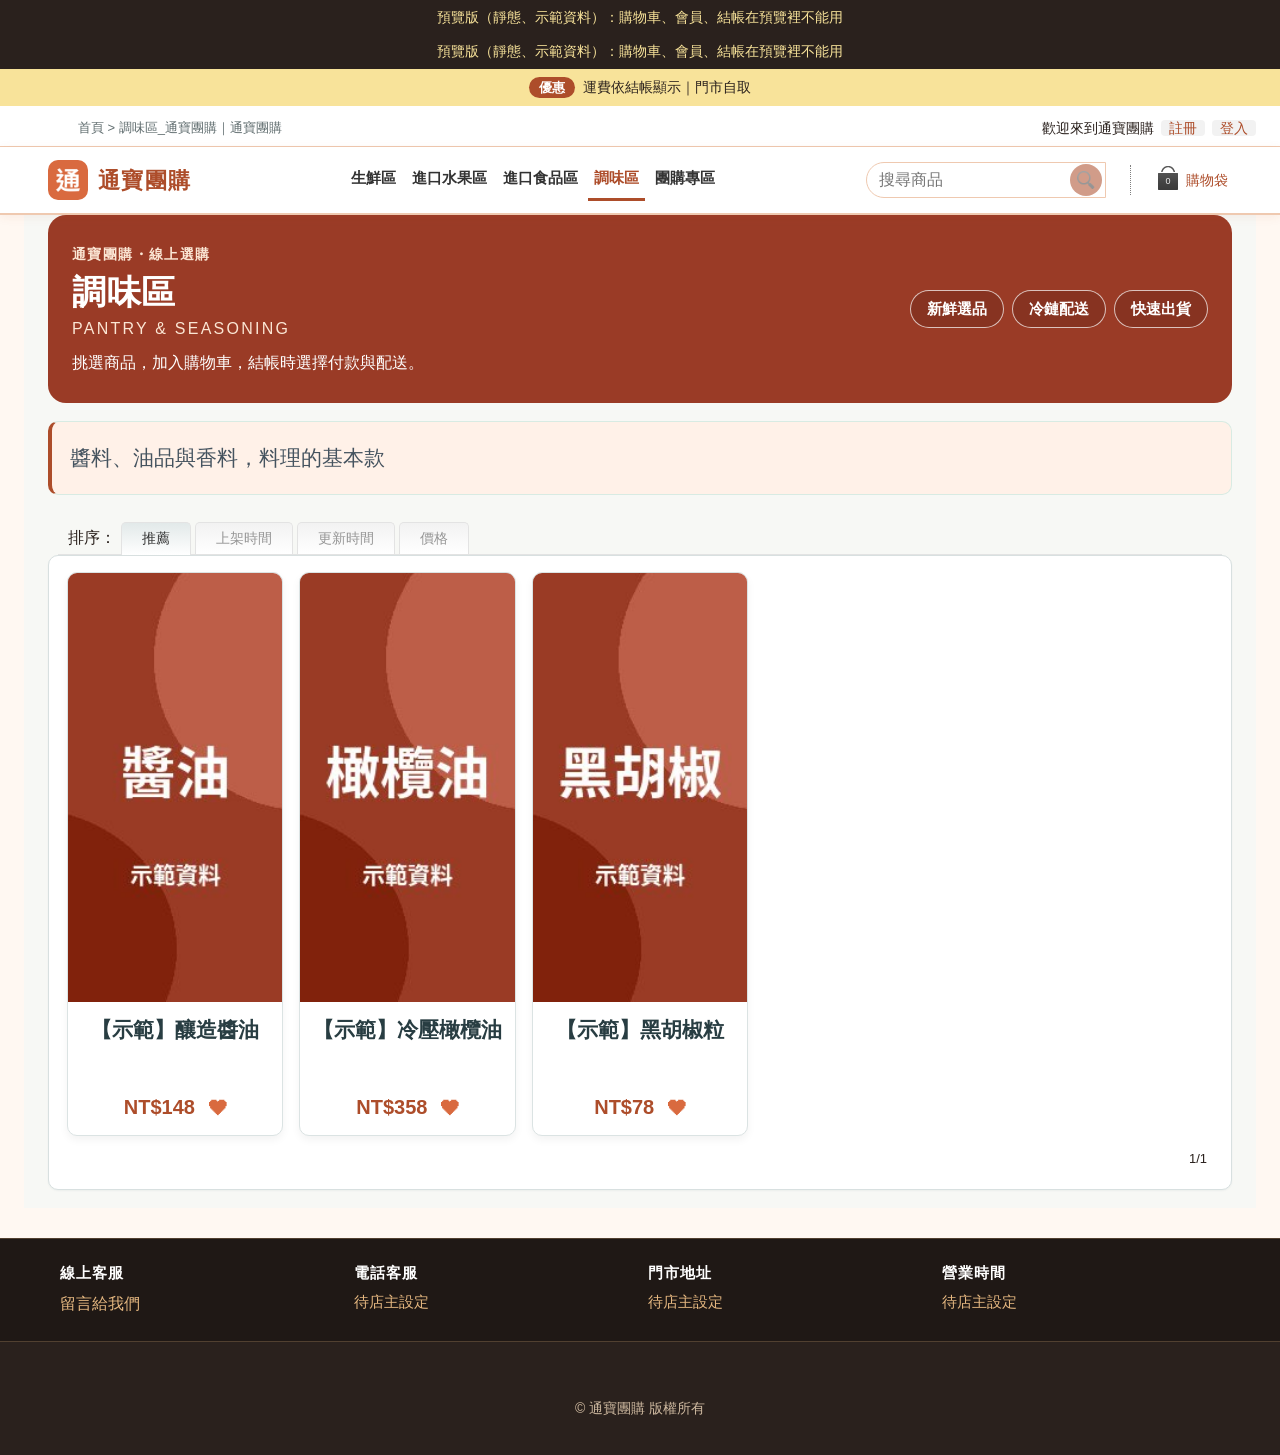
<file: v2/category.php@id=4.html>
<!doctype html>
<html lang="zh-TW" translate="no" class="notranslate">
<head><meta name="robots" content="noindex,nofollow"><meta name="robots" content="noindex,nofollow">
    <meta charset="utf-8">
    <meta name="google" content="notranslate" />
    <meta http-equiv="Content-Language" content="zh-TW" />
    
    
        <meta http-equiv="Cache-Control" content="no-cache, no-store, must-revalidate" />
    <meta http-equiv="Pragma" content="no-cache" />
    <meta http-equiv="Expires" content="0" />
            <meta name="viewport" content="width=device-width, initial-scale=1.0">
    <meta name="theme-color" content="#D96A3F">
        <link rel="canonical" href="category.php@id=4.html" />
        <meta name="robots" content="index, follow" />    <title>調味區_通寶團購｜通寶團購</title>
    <meta property="og:site_name" content="通寶團購" />
    <meta property="og:locale" content="zh_TW" />
<meta property="og:url" content="http://groupbuy.ija.com.tw/category.php?id=4" />
    <meta property="og:type" content="website" />
    <meta property="og:title" content="調味區_通寶團購｜通寶團購" />
    <meta property="og:description" content="醬料、油品與香料，料理的基本款" />
    <meta property="og:image" content="https://groupbuy.ija.com.tw/images/og_default.jpg" />
    <meta name="twitter:card" content="summary_large_image" />
        <meta name="description" content="醬料、油品與香料，料理的基本款"/>    <meta name="keywords" content="調味,醬料,油品,香料"/>    <script type="application/ld+json">{"@context":"https://schema.org","@type":"Store","name":"通寶團購","url":"http://groupbuy.ija.com.tw/","logo":"http://groupbuy.ija.com.tw/static/img/logo.png","image":"http://groupbuy.ija.com.tw/static/img/logo.png"}</script>    <script type="application/ld+json">{"@context":"https://schema.org","@type":"BreadcrumbList","itemListElement":[{"@type":"ListItem","position":1,"name":"通寶團購","item":"http://groupbuy.ija.com.tw"},{"@type":"ListItem","position":2,"name":"調味區","item":"http://groupbuy.ija.com.tw/category.php?id=4"}]}</script>    <link rel="icon" href="favicon.ico" sizes="16x16 32x32 48x48">
    <link rel="icon" type="image/png" sizes="96x96" href="static/img/favicon-96.png">
    <link rel="icon" type="image/png" sizes="48x48" href="static/img/favicon-48.png">
    <link rel="apple-touch-icon-precomposed" href="#preview-only">
    <link rel="stylesheet" href="static/css/style.css@v=1791904184.css">
    <link rel="stylesheet" href="static/css/style-site-core.css@v=1791904184.css">
    <link rel="stylesheet" href="static/css/style-site-navigation.css@v=1791904184.css">
    <link rel="stylesheet" href="static/css/style-site-product.css@v=1791904184.css">
    <link rel="stylesheet" href="static/css/style-site-article.css@v=1791904184.css">
    <link rel="stylesheet" href="static/css/style-site-checkout.css@v=1791904184.css">
    <link rel="stylesheet" href="static/css/style-site-account.css@v=1791904184.css">
    <link rel="stylesheet" href="static/css/style-site-responsive.css@v=1791904184.css">
    <link rel="stylesheet" href="static/css/style-components.css@v=1791904184.css">
     
    <link rel="stylesheet" href="static/css/style-inner.css@v=1791904184.css">
     
    <link rel="stylesheet" href="static/css/style-fontsize.css@v=1791904184.css">
    <link rel="stylesheet" href="static/css/style-voice-search.css@v=1791904184.css">
    <script type="text/javascript">
(function() {
    if (navigator.userAgent.indexOf('Line') > -1) {
        document.documentElement.classList.add('line-inapp');
    }
})();
</script>
            <link rel="alternate" type="application/rss+xml" title="RSS|調味區_通寶團購｜通寶團購" href="#preview-only">        <link rel="stylesheet" href="static/theme10/style.css@v=1791904184.css"><link rel="stylesheet" href="static/css/style-customer-navigation.css@v=20260926-drawer.css">
<link rel="stylesheet" href="static/css/style-compat.css@v=1791904184.css">
<link rel="stylesheet" href="static/css/shop-warm.css@v=1793278193.css">
<script defer src="static/js/mobile-menu.js@v=1793278193"></script>
<script type="text/javascript">
(function() {
    window.onpageshow = function(event) {
        if (event.persisted) {
            window.location.reload();
        }
    };
})();
</script>
</head>
<body id="page_category"><div style="background:#2A211D;color:#F8E39A;text-align:center;font-size:14px;padding:6px 8px;position:relative;z-index:99999">預覽版（靜態、示範資料）：購物車、會員、結帳在預覽裡不能用</div><div style="background:#2A211D;color:#F8E39A;text-align:center;font-size:14px;padding:6px 8px;position:relative;z-index:99999">預覽版（靜態、示範資料）：購物車、會員、結帳在預覽裡不能用</div>
<div id="container">
<div class="shop-topbar" role="note"><div class="wrapper"><span class="shop-topbar-badge">優惠</span><span class="shop-topbar-text">運費依結帳顯示｜門市自取</span></div></div>
<div id="top"><div class="wrapper">
	<div id="account_area"><p>
		<span>歡迎來到通寶團購</span>
	<a href="#preview-only">註冊</a>
	<a href="#preview-only">登入</a>
		</p></div>
	<nav id="top_nav">
		
	</nav>
	<p class="breadcrumbs top-breadcrumbs"><a href="#preview-only">首頁</a> &gt; 調味區_通寶團購｜通寶團購</p>
</div></div>
<header id="header">
	<div class="header-top"><div class="wrapper">
		<div id="header_bar">
			<div class="header-menu-group">
				<button id="mobile-menu-toggle" type="button" class="header-menu-toggle" aria-label="開啟選單" aria-expanded="false"><span></span><span></span><span></span></button>
				<span class="header-menu-label mobile-menu-label">選單</span>
			</div>
			<a href="index.html" id="logo" class="shop-brand" title="通寶團購">
				<span class="shop-brand-mark" aria-hidden="true"><img src="static/img/favicon-96.png" alt="" width="40" height="40" /></span>
				<span class="shop-brand-name">通寶團購</span>
			</a>
			<div id="search_bar" class="header-search-compact">
				<form method="get" action="#preview-only" id="search">
					<input type="text" name="keywords" value="" placeholder="搜尋商品" aria-label="搜尋商品">
					<input type="submit" value="搜尋" aria-label="搜尋" />
				</form>
				<div id="search_suggest" class="search-suggest" hidden></div>
			</div>
			<nav id="header_nav" class="header-nav-inline" data-mobile-nav aria-label="主要分類">
				<ul>
		<li>
		<a href="category.php@id=1.html"><span>生鮮區</span></a>
			</li>
		<li>
		<a href="category.php@id=2.html"><span>進口水果區</span></a>
			</li>
		<li>
		<a href="category.php@id=3.html"><span>進口食品區</span></a>
			</li>
		<li>
		<a href="category.php@id=4.html" class="current"><span>調味區</span></a>
			</li>
		<li>
		<a href="groupbuy.php.html"><span>團購專區</span></a>
			</li>
	</ul>
			</nav>
			<div id="cart" class="cart_space">
				<p class="label"><a href="#preview-only" title="查看購物車">購物袋<em>0</em></a></p>
			</div>
		</div>
	</div></div>
</header>
<div id="main" role="main"><div class="wrapper catalog-layout">
	
		<header class="shop-cat-hero shop-cat--season">
	<div class="shop-cat-hero-inner">
		<div class="shop-cat-hero-text">
			<p class="shop-cat-hero-kicker">通寶團購・線上選購</p>
			<h1 class="catalog-page-title">調味區</h1>
			<p class="shop-cat-hero-en">Pantry &amp; Seasoning</p>
			<p class="shop-cat-hero-desc">挑選商品，加入購物車，結帳時選擇付款與配送。</p>
		</div>
		<ul class="shop-cat-hero-badges" aria-label="服務特色">
			<li>新鮮選品</li>
			<li>冷鏈配送</li>
			<li>快速出貨</li>
		</ul>
	</div>
</header>
		<div class="cat-intro">醬料、油品與香料，料理的基本款</div>
					
	
	
		<div class="has_tab_box">
<div class="tab_wrapper">
	<p class="tabs">
		<em class="label">排序：</em>
<a href="#preview-only" class="current"><span>推薦</span></a>
				<a href="#preview-only"><span>上架時間</span></a>
						<a href="#preview-only"><span>更新時間</span></a>
						<a href="#preview-only"><span>價格</span></a>
			</p>
</div>
<div class="box" id="list">
	<div class="hd"><h2>商品列表</h2><div class="extra"></div></div>
	<div class="bd product_list">
	<ul class="product-grid">
			<li class="product-card">
		<div class="product-image-container">
			<a href="#preview-only" title="【示範】釀造醬油">
				<img src="images/demo/goods_10_t.jpg" alt="【示範】釀造醬油" loading="lazy"/>
			</a>
		<div class="product-hover-actions">
    <a href="javascript:sendToWash(11, 0, 1)" class="action-btn">加入清單</a>
    <a href="#preview-only" class="action-btn">詳情</a>
</div>
					</div>
	<div class="product-info">
			<h3 class="product-name"><a href="#preview-only" title="【示範】釀造醬油">【示範】釀造醬油</a></h3>
			<div class="product-price">
									NT$148				
                <a href="javascript:collect(11);" class="btn-collect-icon" title="加入收藏">
                    ❤
                </a>
                </div>
		</div>
	</li>
				<li class="product-card">
		<div class="product-image-container">
			<a href="#preview-only" title="【示範】冷壓橄欖油">
				<img src="images/demo/goods_11_t.jpg" alt="【示範】冷壓橄欖油" loading="lazy"/>
			</a>
		<div class="product-hover-actions">
    <a href="javascript:sendToWash(12, 0, 1)" class="action-btn">加入清單</a>
    <a href="#preview-only" class="action-btn">詳情</a>
</div>
					</div>
	<div class="product-info">
			<h3 class="product-name"><a href="#preview-only" title="【示範】冷壓橄欖油">【示範】冷壓橄欖油</a></h3>
			<div class="product-price">
									NT$358				
                <a href="javascript:collect(12);" class="btn-collect-icon" title="加入收藏">
                    ❤
                </a>
                </div>
		</div>
	</li>
				<li class="product-card">
		<div class="product-image-container">
			<a href="#preview-only" title="【示範】黑胡椒粒">
				<img src="images/demo/goods_12_t.jpg" alt="【示範】黑胡椒粒" loading="lazy"/>
			</a>
		<div class="product-hover-actions">
    <a href="javascript:sendToWash(13, 0, 1)" class="action-btn">加入清單</a>
    <a href="#preview-only" class="action-btn">詳情</a>
</div>
					</div>
	<div class="product-info">
			<h3 class="product-name"><a href="#preview-only" title="【示範】黑胡椒粒">【示範】黑胡椒粒</a></h3>
			<div class="product-price">
									NT$78				
                <a href="javascript:collect(13);" class="btn-collect-icon" title="加入收藏">
                    ❤
                </a>
                </div>
		</div>
	</li>
				</ul>
<p class="pagination">
	<span class="total">1/1</span>
					</p>
	</div>
</div>
</div>
<style>
@media (max-width: 480px) {
p.tabs .label {
display: none;
}
p.tabs a {
padding: 8px 10px !important;
white-space: nowrap;
}
}
</style>
		
	
	</div></div>
<footer id="footer">
        <div class="footer-service-bar">
        <div class="footer-service-inner">
            <div class="footer-service-item">
                <strong>線上客服</strong>
                <span><a href="#preview-only">留言給我們</a></span>
            </div>
            <div class="footer-service-item">
                <strong>電話客服</strong>
                <span>待店主設定</span>
            </div>
            <div class="footer-service-item">
                <strong>門市地址</strong>
                <span>待店主設定</span>
            </div>
            <div class="footer-service-item">
                <strong>營業時間</strong>
                <span>待店主設定</span>
            </div>
        </div>
    </div>
    <div class="footer-bottom">
        <div class="wrapper">
                                    <p id="copyright">&copy; 通寶團購 版權所有</p>
                    </div>
    </div>
</footer>
<script src="static/js/jquery.js@v=20260912-repair1"></script>
<script type="text/javascript">
if (typeof jQuery != 'undefined') {
    var Ajax = {
        call: function(url, args, callback, method, responseType, asyn) {
            method = method || 'POST';
            responseType = responseType || 'JSON';
            asyn = (asyn === false) ? false : true;
            jQuery.ajax({
                url: url,
                data: args,
                type: method,
                dataType: responseType,
                async: asyn,
                success: function(result) {
                    if (responseType.toUpperCase() === 'JSON' && typeof result === 'string') {
                        try {
                            result = JSON.parse(result);
                        } catch (e) {}
                    }
                    if (typeof callback === 'function') {
                        callback(result);
                    }
                },
                error: function() {
                    console.log('Ajax Request Error');
                }
            });
        }
    };
}
</script>
<script src="static/js/modernizr.js"></script>
<script src="static/js/plugins.js@v=20261013-tabs"></script>
<script src="static/js/site-strings.js"></script>
<script  src="static/js/global.js@v=20261013-analytics"></script>
<script  src="static/js/init.js@v=20260913-public"></script>
<script src="static/js/search_suggest.js@v=20260913-public"></script>
<script defer src="static/js/voice-search.js@v=20260913-public"></script>
</div>
<nav id="mobile-nav" class="customer-nav" aria-label="常用功能">
  <ul>
    <li><a href="#preview-only" data-nav-page="home"><svg viewBox="0 0 24 24" aria-hidden="true"><path d="m3 10 9-7 9 7v10H3zM9 20v-7h6v7"/></svg><span class="nav-text">首頁</span></a></li>
    <li><a href="#preview-only" data-nav-page="service"><svg viewBox="0 0 24 24" aria-hidden="true"><rect x="3" y="3" width="7" height="7" rx="1"/><rect x="14" y="3" width="7" height="7" rx="1"/><rect x="3" y="14" width="7" height="7" rx="1"/><rect x="14" y="14" width="7" height="7" rx="1"/></svg><span class="nav-text">分類</span></a></li>
    <li><a href="#preview-only" data-nav-page="search"><svg viewBox="0 0 24 24" aria-hidden="true"><circle cx="11" cy="11" r="7"/><path d="m20 20-3.6-3.6"/></svg><span class="nav-text">搜尋</span></a></li>
    <li><a href="#preview-only" id="mobile-nav-cart" data-nav-page="cart"><span class="nav-icon"><svg viewBox="0 0 24 24" aria-hidden="true"><path d="M5 7h14l2 14H3zM8 8V6a4 4 0 0 1 8 0v2"/></svg><em class="mobile-cart-badge" hidden></em></span><span class="nav-text">購物車</span></a></li>
    <li><a href="#preview-only" data-nav-page="member"><svg viewBox="0 0 24 24" aria-hidden="true"><circle cx="12" cy="8" r="4"/><path d="M4 21v-2a8 8 0 0 1 16 0v2"/></svg><span class="nav-text">會員</span></a></li>
    <li><a href="#preview-only" data-nav-page="service-chat"><svg viewBox="0 0 24 24" aria-hidden="true"><path d="M4 5h16v11H9l-5 4z"/></svg><span class="nav-text">客服</span></a></li>
  </ul>
</nav>
<script defer src="static/js/customer-navigation.js@v=20260910-ux"></script>
<script type="text/javascript">
(function () {
    var badge = null;
    var cartBox = null;
    function syncCartBadge() {
        if (!badge || !cartBox) {return;}
        var source = cartBox.querySelector('.label em');
        var n = source ? parseInt((source.textContent || '').replace(/[^0-9]/g, ''), 10) : 0;
        if (!n || n < 1) {
            badge.hidden = true;
            return;
        }
        badge.textContent = n > 99 ? '99+' : String(n);
        badge.hidden = false;
    }
    function start() {
        badge   = document.querySelector('.mobile-cart-badge');
        cartBox = document.querySelector('#cart');
        if (!badge || !cartBox) {return;}
        syncCartBadge();
        
        if (typeof MutationObserver === 'function') {
            new MutationObserver(syncCartBadge).observe(cartBox, {
                childList: true,
                subtree: true,
                characterData: true
            });
        }
    }
    if (document.readyState === 'loading') {
        document.addEventListener('DOMContentLoaded', start);
    } else {
        start();
    }
})();
</script>
<div id="floating-buttons">
    <ul>
        
                
        <li>
            <a href="category.php@id=4.html#" id="back-to-top" class="float-top">
                TOP
            </a>
        </li>
    </ul>
</div>
<script type="text/javascript">
document.addEventListener("DOMContentLoaded", function() {
    var backToTopBtn = document.getElementById('back-to-top');
    if(backToTopBtn) {
        window.onscroll = function() {
            if (document.body.scrollTop > 200 || document.documentElement.scrollTop > 200) {
                backToTopBtn.style.display = 'block';
            } else {
                backToTopBtn.style.display = 'none';
            }
        };
        backToTopBtn.onclick = function(e) {
            e.preventDefault();
            window.scrollTo({
                top: 0,
                behavior: 'smooth'
            });
        };
    }
});
</script>
<div id="mobile-menu-hint" class="mobile-menu-hint" aria-hidden="true">
    <span class="mobile-menu-label">← 手機選單</span>
</div>
</body>
</html>
</file>
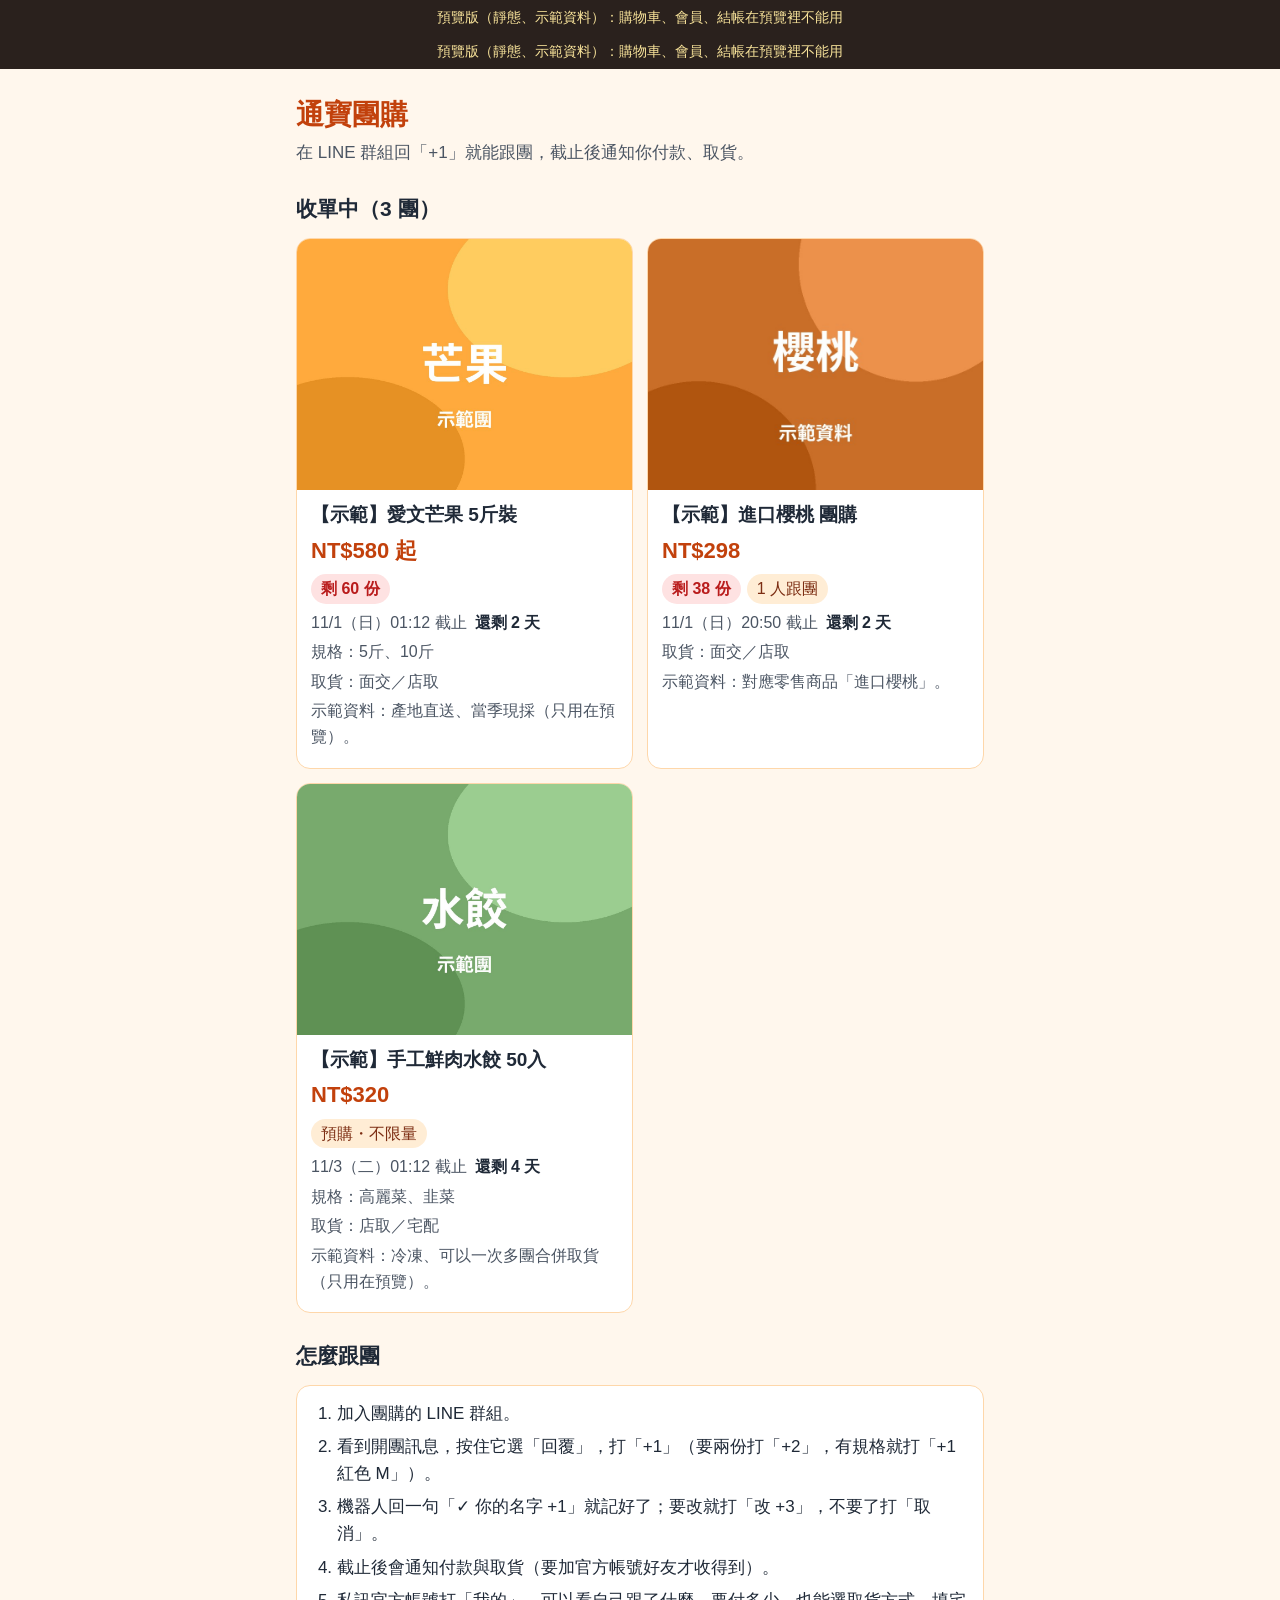
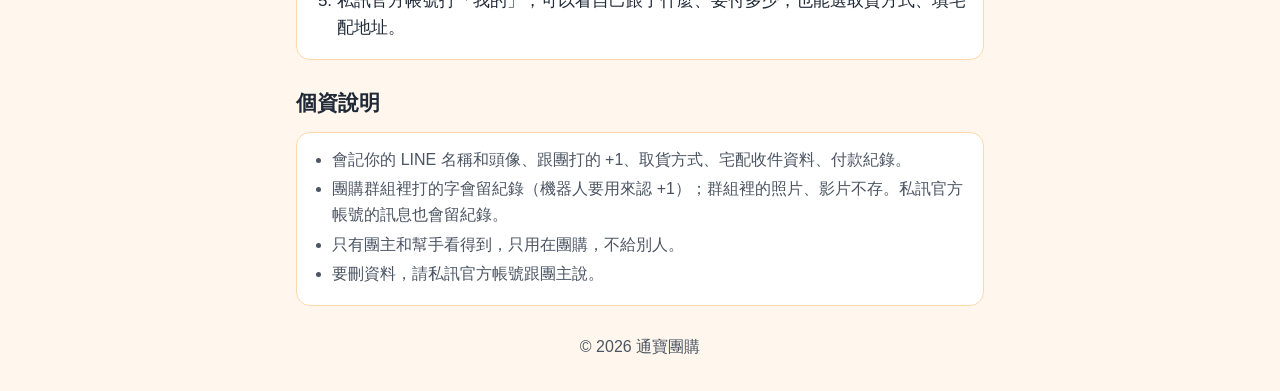
<file: v2/groupbuy.php.html>
<!DOCTYPE html><html lang="zh-Hant"><head><meta name="robots" content="noindex,nofollow"><meta name="robots" content="noindex,nofollow"><meta charset="utf-8"><meta name="viewport" content="width=device-width,initial-scale=1,viewport-fit=cover"><title>通寶團購</title><meta name="description" content="在 LINE 群組回「+1」就能跟團，截止後通知你付款、取貨。"><meta property="og:title" content="通寶團購"><meta property="og:type" content="website"><meta name="theme-color" content="#c2410c"><style>:root{--bg:#fff7ed;--card:#fff;--ink:#1f2937;--sub:#4b5563;--line:#fed7aa;--brand:#c2410c;--brand-ink:#fff;--hot:#b91c1c;--ok:#06c755;}*{box-sizing:border-box}html{-webkit-text-size-adjust:100%}body{margin:0;background:var(--bg);color:var(--ink);font:17px/1.6 -apple-system,"PingFang TC","Noto Sans TC","Microsoft JhengHei",sans-serif;}.wrap{max-width:720px;margin:0 auto;padding:20px 16px calc(32px + env(safe-area-inset-bottom));}header h1{margin:8px 0 6px;font-size:28px;line-height:1.3;color:var(--brand);}header p{margin:0 0 14px;color:var(--sub);white-space:pre-line;}.btn-line{display:flex;align-items:center;justify-content:center;min-height:52px;padding:10px 18px;border-radius:12px;background:var(--ok);color:#fff;font-weight:700;font-size:18px;text-decoration:none;}.btn-line:active{opacity:.85}h2{font-size:21px;margin:26px 0 12px;}.list{list-style:none;margin:0;padding:0;display:grid;gap:14px;}.card{background:var(--card);border:1px solid var(--line);border-radius:14px;overflow:hidden;display:flex;flex-direction:column;}.ph{width:100%;aspect-ratio:4/3;object-fit:cover;display:block;background:#ffedd5;}.ph-none{display:flex;align-items:center;justify-content:center;font-size:56px;font-weight:700;color:#fdba74;}.body{padding:12px 14px 14px;}.body h3{margin:0 0 4px;font-size:19px;line-height:1.4;}.price{margin:0 0 6px;font-size:22px;font-weight:700;color:var(--brand);}.meta{margin:0 0 6px;display:flex;flex-wrap:wrap;gap:6px;}.tag{display:inline-block;padding:2px 10px;border-radius:999px;background:#ffedd5;color:#7c2d12;font-size:16px;}.tag-hot{background:#fee2e2;color:var(--hot);font-weight:700;}.tag-off{background:#e5e7eb;color:#374151;}.tag-ok{background:#dcfce7;color:#166534;font-weight:700;}.due{margin:0 0 4px;font-size:16px;color:var(--sub);}.due b{margin-left:8px;color:var(--ink);}.due-soon b{color:var(--hot);}.spec,.intro{margin:0 0 4px;font-size:16px;color:var(--sub);}.empty{background:var(--card);border:1px dashed var(--line);border-radius:14px;padding:20px 16px;color:var(--sub);}.how{background:var(--card);border-radius:14px;padding:6px 16px 10px;border:1px solid var(--line);}.how ol{margin:8px 0;padding-left:1.4em;}.how li{margin:6px 0;}.privacy{font-size:16px;color:var(--sub);}.privacy ul{margin:8px 0;padding-left:1.2em;}.privacy li{margin:4px 0;}footer{margin-top:28px;text-align:center;color:var(--sub);font-size:16px;}@media (min-width:600px){.list{grid-template-columns:1fr 1fr;}}</style></head><body><div style="background:#2A211D;color:#F8E39A;text-align:center;font-size:14px;padding:6px 8px;position:relative;z-index:99999">預覽版（靜態、示範資料）：購物車、會員、結帳在預覽裡不能用</div><div style="background:#2A211D;color:#F8E39A;text-align:center;font-size:14px;padding:6px 8px;position:relative;z-index:99999">預覽版（靜態、示範資料）：購物車、會員、結帳在預覽裡不能用</div><div class="wrap"><header><h1>通寶團購</h1><p>在 LINE 群組回「+1」就能跟團，截止後通知你付款、取貨。</p></header><main><h2>收單中（3 團）</h2><ul class="list"><li class="card"><img class="ph" src="images/demo/gb_1.jpg" alt="【示範】愛文芒果 5斤裝" loading="lazy"><div class="body"><h3>【示範】愛文芒果 5斤裝</h3><p class="price">NT$580 起</p><p class="meta"><span class="tag tag-hot">剩 60 份</span></p><p class="due">11/1（日）01:12 截止<b>還剩 2 天</b></p><p class="spec">規格：5斤、10斤</p><p class="spec">取貨：面交／店取</p><p class="intro">示範資料：產地直送、當季現採（只用在預覽）。</p></div></li><li class="card"><img class="ph" src="images/demo/goods_04.jpg" alt="【示範】進口櫻桃 團購" loading="lazy"><div class="body"><h3>【示範】進口櫻桃 團購</h3><p class="price">NT$298</p><p class="meta"><span class="tag tag-hot">剩 38 份</span><span class="tag">1 人跟團</span></p><p class="due">11/1（日）20:50 截止<b>還剩 2 天</b></p><p class="spec">取貨：面交／店取</p><p class="intro">示範資料：對應零售商品「進口櫻桃」。</p></div></li><li class="card"><img class="ph" src="images/demo/gb_2.jpg" alt="【示範】手工鮮肉水餃 50入" loading="lazy"><div class="body"><h3>【示範】手工鮮肉水餃 50入</h3><p class="price">NT$320</p><p class="meta"><span class="tag">預購・不限量</span></p><p class="due">11/3（二）01:12 截止<b>還剩 4 天</b></p><p class="spec">規格：高麗菜、韭菜</p><p class="spec">取貨：店取／宅配</p><p class="intro">示範資料：冷凍、可以一次多團合併取貨（只用在預覽）。</p></div></li></ul><h2>怎麼跟團</h2><div class="how"><ol><li>加入團購的 LINE 群組。</li><li>看到開團訊息，按住它選「回覆」，打「+1」（要兩份打「+2」，有規格就打「+1 紅色 M」）。</li><li>機器人回一句「✓ 你的名字 +1」就記好了；要改就打「改 +3」，不要了打「取消」。</li><li>截止後會通知付款與取貨（要加官方帳號好友才收得到）。</li><li>私訊官方帳號打「我的」，可以看自己跟了什麼、要付多少，也能選取貨方式、填宅配地址。</li></ol></div><h2>個資說明</h2><div class="how privacy"><ul><li>會記你的 LINE 名稱和頭像、跟團打的 +1、取貨方式、宅配收件資料、付款紀錄。</li><li>團購群組裡打的字會留紀錄（機器人要用來認 +1）；群組裡的照片、影片不存。私訊官方帳號的訊息也會留紀錄。</li><li>只有團主和幫手看得到，只用在團購，不給別人。</li><li>要刪資料，請私訊官方帳號跟團主說。</li></ul></div></main><footer>&copy; 2026 通寶團購</footer></div></body></html>
</file>
<file: v2/static/css/style.css@v=1791904184.css>
html,body,body div,span,object,iframe,h1,h2,h3,h4,h5,h6,p,blockquote,pre,abbr,address,cite,code,del,dfn,em,img,ins,kbd,q,samp,small,strong,sub,sup,var,b,i,dl,dt,dd,ol,ul,li,fieldset,form,label,legend,table,caption,tbody,tfoot,thead,tr,th,td,article,aside,figure,footer,header,hgroup,menu,nav,section,time,mark,audio,video{margin:0;padding:0;border:0;outline:0;font-size:100%;vertical-align:baseline;background:transparent;}
article,aside,figure,footer,header,hgroup,nav,section{display:block;}
img,object,embed{max-width:100%;}
html{overflow-y:scroll;height:100%;}
hr{display:block;height:1px;border:0;border-top:1px solid #c6d0d0;margin:1em 0;padding:0;}
input,select{vertical-align:middle;}
pre{white-space:pre;white-space:pre-wrap;white-space:pre-line;word-wrap:break-word;}
ul{list-style:none;}
blockquote,q{quotes:none;}
blockquote:before,blockquote:after,q:before,q:after{content:'';content:none;}
a{margin:0;padding:0;font-size:100%;vertical-align:baseline;background:transparent;}
del{text-decoration:line-through;}
abbr[title],dfn[title]{border-bottom:1px dotted #000;cursor:help;}
table{border-collapse:collapse;border-spacing:0;}
th{font-weight:bold;vertical-align:bottom;}
td{font-weight:normal;vertical-align:top;}
select,input,textarea{font:99% sans-serif;}
table{font-size:inherit;font:100%;}
a:hover,a:active{outline:none;}
small{font-size:85%;}
strong,th{font-weight:bold;}
td,td img{vertical-align:top;}
sub,sup{font-size:75%;line-height:0;position:relative;}
sup{top:-0.5em;}
sub{bottom:-0.25em;}
pre,code,kbd,samp{font-family:monospace,sans-serif;}
.clickable,label,input[type=button],input[type=submit],button{cursor:pointer;}
button,input,select,textarea{margin:0;}
button{width:auto;overflow:visible;}
.clearfix:before,.clearfix:after,.wrapper:before,.wrapper:after{content:"\0020";display:block;height:0;overflow:hidden;}
.clearfix:after,.wrapper:after{clear:both;}
.clearfix,.wrapper{zoom:1;}
.clearer{background:none;border:0;clear:both;display:block;float:none;font-size:0;list-style:none;margin:0;padding:0;overflow:hidden;visibility:hidden;width:0;height:0}
body,select,input,textarea{
    color: rgba(0,0,0,0.8);
    font-size: 15px;  
    font-family: -apple-system, BlinkMacSystemFont, "Segoe UI", Roboto, "Helvetica Neue", Arial, "PingFang TC", "Microsoft JhengHei", "Microsoft YaHei", sans-serif;
    line-height: 1.6em;
}
select,input,textarea{color:#000;}
a{color:rgba(0,0,0,0.6);text-decoration:none;}
a:hover{color:rgba(0,0,0,1);}
::-moz-selection{background:#e7eded;color:#666;text-shadow:none;}
::selection{background:#e7eded;color:#666;text-shadow:none;}
a:link{-webkit-tap-highlight-color:#fcd700;}
em{font-style:normal;}
ins{background-color:#fcd700;color:#000;text-decoration: none;}
mark{background-color:#fcd700;color:#000;font-style:italic;font-weight:bold;}
textarea, input[type='text'], input[type='password'],input[type='number'], input[type='email'], input[type='url'], input[type='tel'], select{padding:5px 8px;}
input[type='text'], input[type='password'], input[type='number'], input[type='email'], input[type='url'], input[type='tel']{width:16em;border:1px solid #b3b3b3;}
textarea{border:1px solid #b3b3b3;}
input[type='text']:focus, input[type='password']:focus, input[type='number']:focus, input[type='email']:focus, input[type='url']:focus, input[type='tel']:focus, textarea:focus{border-color:#666;}
body{min-height:100%;min-width:980px;background-color:#ffffff;}
.wrapper{width:980px;margin:0px auto;clear:both;}
#main .wrapper{padding-top:10px;background-color:#ffffff;border-radius:0;}
#main .col_main{float:left;width:770px;}
#main .col_sub{float:left;width:210px;}
.error_box,.notice_box,.success_box{clear:both;padding:9px;margin-bottom:10px;border:1px solid #d8e0e0;line-height:1.2em;border-radius:5px;}
.error_box{background:#fbe3e4;color:#8a1f11;border-color:#fbc2c4;}
.notice_box{background:#fff6bf;color:#514721;border-color:#ffd324;}
.success_box{background:#e6efc2;color:#264409;border-color:#c6d880;}
.error_box a{color:#8a1f11;}
.notice_box a{color:#514721;}
.success_box a{color:#264409;}
.center{text-align:center;}
.hidden{display:none;}
input[name=captcha]{text-transform:uppercase;width:4em;}
img.captcha{margin-left:5px}
.bright_table{border-top-color:#aacded;border-left-color:#aacded;}
.bright_table th,.bright_table td{border-bottom-color:#aacded;border-right-color:#aacded;}
.bright_table th{background:#deedf9;}
.data_table{width:100%;border-width:0;}
.data_table tr{background-color:#fff;}
.data_table .odd{background-color:#fff}
.data_table .even{background-color:#f4f8f8;}
.data_table td.last,.data_table th.last{border-right-width:0;}
.data_table tr.last th,.data_table tr.last td{border-bottom-width:0;}
.data_table th{padding:8px 10px;color:#444;text-align:left;white-space:nowrap;border-right:1px solid #d8e0e0;border-bottom:1px solid #d8e0e0;}
.data_table th.wrap{white-space:normal;}
.data_table th a,.data_table th a:hover{color:#fff;}
.data_table td{padding:8px 10px;}
.data_table thead th{background-color:#f2f6f6;border-bottom-width:0;border-right-width:0;}
.data_table tbody{border-top:1px solid #e7eded;border-bottom:1px solid #e7eded;}
.data_table tbody td{border-bottom-width:0;border-right-width:0;}
.data_table tbody th{background-color:#f2f6f6;border-bottom-width:0;border-right:1px solid #e7eded;}
.data_table tbody.odd tr{background-color:#f8f7f5;}
.data_table tbody.even tr{background-color:#f2f6f6;}
.data_table tbody.odd tr td,.data_table tbody.even tr td{border-bottom:0;}
.data_table tbody.odd tr.border td,.data_table tbody.even tr.border td{border-bottom:1px solid #d9dde3;}
.data_table tbody td h5.title{margin:0;padding:0;color:#2f2f2f;font-size:1em;}
.data_table tbody td .option-label{font-style:italic;}
.data_table tbody td .option-value{padding-left:10px;}
.data_table tfoot tr{background-color:#fcfcfc;}
.data_table tfoot td{border-bottom-width:0;}
.data_table tfoot td.last{border-right-width:0;}
dl.table{padding:5px;line-height:20px;background:#fff;border:1px solid #e7eded;}
dl.table dt{margin-bottom:-27px;padding-left:10px;line-height:27px;}
dl.table dt.title{margin-bottom:5px;color:#444;background-color:#f2f6f6;border-bottom:1px solid #e7eded;}
dl.table dd{padding:5px 6px 5px 150px;line-height:19px;background-color:#f4f8f8;}
dl.table dd.even{background-color:transparent;}
ul.text_list li{padding:5px 10px;border-top:1px dashed rgba(0,0,0,0.1);}
ul.text_list li:first-child{border-top-width:0;}
ul.text_list li .type a{display:block;padding-right:5px;}
dl.table dd.head{margin-bottom:5px;border-bottom:1px solid rgba(0,0,0,0.2);}
dl.table dt.group{margin-top:5px;color:#000;}
dl.table dd.group{margin-top:5px;margin-bottom:5px;border-bottom:1px dotted rgba(0,0,0,0.5);}
dl.table dd:after{clear:both;content:'.';display:block;visibility:hidden;height:0}
dl.table dd{display:inline-block}
* html dl.table dd{height:1%}
dl.table dd{display:block}
dl.table.col4 .col{display:inline-block;width:180px;}
dl.text_list{padding:3px;line-height:20px;background:#fff;border:1px solid #e2e9e9;}
dl.text_list dt{margin-bottom:-25px;padding-left:6px;line-height:25px;}
dl.text_list dt.title{margin-bottom:3px;color:#fff;}
dl.text_list dd{padding:3px 6px 3px 114px;line-height:19px;border-top:1px dashed #999;}
dl.text_list dd:after{clear:both;content:'.';display:block;visibility:hidden;height:0}
dl.text_list dd{display:inline-block}
* html dl.table dd{height:1%}
dl.text_list dd{display:block}
dl.text_list dd.first{border-top-width:0;}
dl.text_list em,dl.text_list a{padding:0 3px;}
.price_list{padding:3px;background:#fff;border:1px solid #e2e9e9;}
.price_list dt{float:left;width:100px;padding:6px 9px;line-height:20px;}
.price_list dd{padding:3px 9px 3px 114px;}
.price_list dd .title{padding:3px 5px;font-weight:bold;line-height:20px;border-bottom:2px solid #eaeaea;}
.price_list dd .item{padding:3px 5px;line-height:20px;border-bottom:1px solid #e2e9e9;}
.price_list dd .item:last-child{border-bottom-width:0;}
.price_list dd p .price{float:right;width:200px;}
.form{float:left;padding:.5em 0;position:relative}
.form fieldset{width:auto;margin:0 1em}
.form h4{margin:0 0 .6em;color:#000;font-size:18px;}
.form label,.form .label{float:left;display:block;padding:5px 0;width:100%;}
.form label input,.form label textarea,.form label select,.form .label select{float:left;margin-left:10px;}
.form label .directions{float:left;display:inline-block;width:40em;clear:both;margin-left:10em;padding-left:10px;padding-top:5px;}
.form label .to{float:left;display:block;padding:5px 0 0 10px;}
.form label .status{display:inline-block;width:16px;height:16px;padding-left:5px;vertical-align:middle;}
.form label .valid{background:url('../img/checkmark.png') no-repeat right top;}
.form label .invalid{background:url('../img/cross.png') no-repeat right top;}
.form label b,.form .label b{float:left;width:10em;padding:5px 0 4px;font-weight:normal;display:block;}
.form .label em,.form label em{float:left;margin-left:10px;padding:5px 0;}
.form .required b:before{content:'*';margin-right:3px;color:#f53;font-size:1.5em;line-height:0.5em;font-weight:normal;}
.form .required b .before{margin-right:3px;color:#f53;font-size:1.5em;line-height:0.5em;font-weight:normal;}
.form .required_tip{color:#6b7676;font-size:96%;font-weight:normal;position:absolute;top:.4em;right:2em;left:auto;width:13em;text-align:right}
.form .required_tip b{color:#f53;font-size:140%}
.form label textarea{width:450px}
.form div.submit_wrap{float:left;clear:both;padding:5px 0 5px 10em}
.form input[type=submit], .form div.submit_wrap input[type=button]{margin:0 5px 0 10px}
.form fieldset.checkbox_wrap,.form fieldset.radio_wrap{margin:0;}
.form fieldset.checkbox_wrap fieldset,.form fieldset.radio_wrap fieldset{float:left;width:auto;margin-left:10px}
.form fieldset.checkbox_wrap label,.form fieldset.radio_wrap label{clear:none;float:left;width:auto;border:none;margin:0;padding:4px 0;margin-right:15px}
.form label [type=checkbox], .form label [type=radio]{width:auto;float:none;margin:0;margin-right:3px}
.empty{display:block;padding:50px 0;color:#6b7676;font-size:1.5em;text-align:center;}
a.button, a.button:hover{color:#fff;}
.button, .button:visited, input[type=button], input[type=submit], input[type=reset]{position:relative;display:inline-block;padding:7px 15px 7px 18px;color:#fff;letter-spacing:0.2em;line-height:1em;border-radius:5px;cursor:pointer;text-decoration:none;text-shadow:0 1px 1px rgba(0,0,0,0.3);background-color:#333;border:none;border-bottom: 1px solid rgba(0,0,0,0.25);box-shadow:0 1px 3px rgba(0,0,0,0.5);background-image:-webkit-linear-gradient(top, #666, #333);opacity:1;-webkit-transition:opacity 0.5s ease-out;vertical-align:middle;}
.button:hover, input[type=button]:hover, input[type=submit]:hover, input[type=reset]:hover{color:#fff;opacity:0.8;-webkit-transition:opacity 1s ease-out;}
.button:active, input[type=button]:active, input[type=submit]:active, input[type=reset]:active{opacity:0.5;-webkit-transition:opacity 0.1s ease-out;}
a.text_button{color:#666;}
a.text_button:hover{color:#000;}
.text_button, .text_button:visited{color:rgba(0,0,0,0.6);text-shadow:none;background-color:transparent;background-image:none;border:none;box-shadow:none;}
.text_button:hover{color:rgba(0,0,0,1);}
.tool_link{margin-left:10px;font-size:14px;vertical-align:middle;}
a.dim_button, a.dim_button:hover{color:#666;}
.dim_button, .dim_button:visited, input[type=button].dim_button, input[type=submit].dim_button, input[type=reset]{color:#666;background-color:#e7eded;text-shadow:0 1px 1px rgba(255,255,255,0.8);border-bottom: 1px solid rgba(0,0,0,0.25);box-shadow:0 0 3px rgba(0,0,0,0.3);background-image:-webkit-linear-gradient(top, #fff, #d8e0e0);}
.dim_button:hover, input[type=button].dim_button:hover, input[type=submit].dim_button:hover, input[type=reset]:hover{color:#666;}
.bright_button, .bright_button:visited, input[type=button].bright_button, input[type=submit].bright_button, input[type=reset].bright_button{padding:5px 14px 5px 20px;font-size:1.5em;font-weight:bold;line-height:1.5em;}
.bright_button span{display:inline-block;padding:0 5px;background:url('../img/button_icon.png') no-repeat -999em top;}
.bright_button .cart{padding-left:34px;background-position:left 5px;}
.bright_button .todo{padding-left:26px;background-position:left -235px;}
.bright_button .previous{padding-left:32px;background-position:left -274px;}
.bright_button .card{padding-left:32px;background-position:left -74px;}
.bright_button .lock{padding-left:28px;background-position:left -118px;}
.bright_button .next{margin-right:3px;padding-right:29px;background-position:right -314px;}
.bright_button .download{padding-left:27px;background-position:left -355px;}
.bright_button .bullhorn{padding-left:33px;background-position:left -33px;}
.bright_button .eye{padding-left:32px;background-position:left -153px;}
.bright_button .gift{padding-left:28px;background-position:left -198px;}
#loading_box{display:none;position:fixed;right:50%;top:0;z-index:1000;padding:5px 11px 5px 31px;background:#fea url('../img/lb_loading.gif') no-repeat 10px center;color:#400;font-size:12px;border-radius:0 0 4px 4px;opacity:0.8;}
.compare_inner{padding:5px;border:1px solid #c6d0d0;}
.compare_list{padding:5px;}
.compare_list .item{position:relative;padding:5px;line-height:1.2em;border-bottom:1px dotted rgba(0,0,0,0.5);}
.compare_list .item .photo{float:left;margin:0 5px 2px 0;}
.compare_list .item .photo img{height:40px;width:40px;}
.compare_list .item .remove{position:absolute;top:5px;right:10px;visibility:hidden;padding:2px 8px;color:#fff;background:#3f8090;text-shadow:0 0 0,0 1px 0 #103f49;border-radius:3px;-moz-border-radius:3px;-webkit-border-radius:3px;}
.compare_list .item:hover .remove,.compare_list .hover .remove{visibility:visible;}
.compare_box .actions{padding:5px;text-align:center;}
.tipsy{padding:8px 5px;font-size:12px;position:absolute;z-index:10001;}
.tipsy sup{font-size:14px\9;}
.tipsy-inner{padding:5px 8px;max-width:300px;color:#fff;text-align:center;text-shadow:0 0 0,0 1px 0 #000;white-space:nowrap;background-color:#1a1a1a;border-radius:3px;-moz-border-radius:3px;-webkit-border-radius:3px;}
.tipsy-arrow{position:absolute;background:url('../img/tipsy.gif') no-repeat top left;width:9px;height:5px;}
.tipsy-n .tipsy-arrow{top:3px;left:50%;margin-left:-4px;}
.tipsy-nw .tipsy-arrow{top:3px;left:10px;}
.tipsy-ne .tipsy-arrow{top:3px;right:10px;}
.tipsy-s .tipsy-arrow{bottom:3px;left:50%;margin-left:-4px;background-position:bottom left;}
.tipsy-sw .tipsy-arrow{bottom:3px;left:10px;background-position:bottom left;}
.tipsy-se .tipsy-arrow{bottom:3px;right:10px;background-position:bottom left;}
.tipsy-e .tipsy-arrow{top:50%;margin-top:-4px;right:0;width:5px;height:9px;background-position:top right;}
.tipsy-w .tipsy-arrow{top:50%;margin-top:-4px;left:0;width:5px;height:9px;}
#colorbox,#cboxOverlay,#cboxWrapper{position:absolute;top:0;left:0;z-index:9999;overflow:hidden;}
#cboxOverlay{position:fixed;width:100%;height:100%;}
#cboxMiddleLeft,#cboxBottomLeft{clear:left;}
#cboxContent{position:relative;overflow:hidden;}
#cboxLoadedContent{overflow:auto;}
#cboxLoadedContent iframe{display:block;width:100%;height:100%;border:0;}
#cboxTitle{margin:0;}
#cboxLoadingOverlay,#cboxLoadingGraphic{position:absolute;top:0;left:0;width:100%;}
#cboxPrevious,#cboxNext,#cboxClose,#cboxSlideshow{cursor:pointer;}
#cboxOverlay{background-color:#fff;}
#cboxTopLeft, #cboxTopRight, #cboxBottomLeft, #cboxBottomRight, #cboxMiddleLeft, #cboxMiddleRight, #cboxTopCenter, #cboxBottomCenter{display:none;}
#cboxContent{padding:14px;background-color:rgba(0,0,0,0.1);border-radius:10px;}
#cboxLoadedContent{padding:7px;background:#fff;border-radius:5px;}
#cboxClose:hover, #cboxClose.hover{opacity:1;}
.cboxSlideshow_on #cboxSlideshow{background-position:-125px 0px;right:27px;}
.cboxSlideshow_on #cboxSlideshow.hover{background-position:-150px 0px;}
.cboxSlideshow_off #cboxSlideshow{background-position:-150px -25px;right:27px;}
.cboxSlideshow_off #cboxSlideshow.hover{background-position:-125px 0px;}
#cboxTitle{position:absolute;bottom:4px;left:0;text-align:center;width:100%;color:#949494;}
#cboxCurrent{position:absolute;bottom:4px;left:58px;color:#949494;}
#cboxSlideshow{position:absolute;bottom:4px;right:30px;color:#0092ef;}
#cboxPrevious{position:absolute;bottom:0;left:0px;background:#666;width:25px;height:25px;text-indent:-9999px;}
#cboxPrevious.hover{background-position:-75px -25px;}
#cboxNext{position:absolute;bottom:0;left:27px;background:#666;width:25px;height:25px;text-indent:-9999px;}
#cboxNext.hover{background-position:-50px -25px;}
#cboxLoadingOverlay{}
#cboxLoadingGraphic{background:url('../img/loader.gif') no-repeat center center;}
#cboxClose{position:absolute;bottom:20px;right:20px;background-color:rgba(0,0,0,0.1);background-image:url('../img/cross.png');background-repeat:no-repeat;background-position:7px 7px;width:30px;height:30px;text-indent:-9999px;border-radius:15px;opacity:0.8;}
.message_box{position:relative;width:280px;min-height:50px;padding:20px 20px 20px 80px;font-size:14px;line-height:1.3em;overflow:hidden;}
.message_box:before{position:absolute;top:30px;left:10px;content:'i';height:60px;width:60px;color:#fff;line-height:60px;font-family:Georgia;font-size:42px;font-weight:bold;text-align:center;background-color:rgba(0,0,0,0.1);border-radius:30px;}
.message_box .action{padding-top:25px;text-align:center;}
.mb_question:before{content:'?';}
.mb_warning:before{content:'!';}
.ap_ajax h1{padding:0 10px;color:#fff;line-height:32px;font-size:18px;background-color:#57b5c7;}
.ap_ajax p{padding:15px 10px 10px;line-height:20px;font-size:14px;}
.cloud_zoom_lens{margin:-1px;background-color:#fff;cursor:move;border:1px solid #888;}
.cloud_zoom_title{position:absolute;top:0px;width:100%;padding:3px;color:#fff;font-size:12px;line-height:16px;text-align:center;background-color:#000;}
.cloud_zoom_big{overflow:hidden;border:4px solid #c6d0d0;}
.cloud_zoom_loading{padding:3px;color:white;background:#222;border:1px solid #000;}
#properties_box{width:388px;padding:20px;}
#properties_box:before{display:none;}
.properties_wrapper{padding:14px;background-color:rgba(0,0,0,0.03);border:1px solid rgba(0,0,0,0.1);}
.properties dl{float:left;width:100%;}
.properties dt{float:left;width:100%;padding:5px 0;font-size:1.2em;}
.properties dd{float:left;width:100%;margin-bottom:10px;}
.properties label{position:relative;display:block;float:left;margin:0 5px 5px 0;padding:5px 15px;background-color:#fff;border:2px solid #e7eded;}
.properties label.hover{border-color:#c6d0d0;}
.properties label.checked{color:#147486;border-color:#147486;}
.properties label.checked:before{position:absolute;top:0;left:50%;content:'';display:inline-block;width:0;height:0;overflow:hidden;margin-left:-4px;border:4px solid transparent;border-top-color:#147486;}






.properties label input{
    position:absolute;
    left:auto;
    top:auto;
    width:1px;
    height:1px;
    margin:-1px;
    padding:0;
    border:0;
    overflow:hidden;
    clip-path:inset(50%);
    white-space:nowrap;
}
#top{position:relative;z-index:102;}
#account_area{float:right;height:20px;width:350px;padding:12px 0 8px;font-size:14px;line-height:20px;}
#account_area p{padding-right:10px;text-align:right;}
#account_area a{margin-left:3px;padding:0 8px;background-color:rgba(0,0,0,0.05);border-radius:4px;}
#top_nav{float:left;width:600px;padding:12px 0 8px;}
#top_nav li{position:relative;float:left;padding:0 10px;}
#top_nav li:first-child{border-left-width:0;}
#top_nav li > a.has_sub:after{content:'';display:inline-block;width:0;height:0;overflow:hidden;margin-left:2px;margin-bottom:-4px;border:4px solid transparent;border-top-color:rgba(0,0,0,0.3);vertical-align:middle;}
#top_nav li .sub_nav{display:none;position:absolute;left:50%;top:18px;z-index:100;min-width:100px;padding:5px;margin-left:-55px;background-color:rgba(0,0,0,0.5);border-radius:5px;box-shadow:0 3px 5px rgba(0,0,0,0.2);}
#top_nav li:hover > .sub_nav{display:block;}
#top_nav li .inner{display:block;padding:10px;background-color:#fff;border-radius:3px;}
#top_nav li .inner:before{content:'';position:absolute;left:50%;top:-5px;width:0;height:0;overflow:hidden;margin-left:-5px;border:5px solid transparent;border-bottom-color:#fff;}
#top_nav li .sub_nav a{display:block;padding:2px 5px;line-height:1.3em;white-space:nowrap;}
#header{position:relative;z-index:300;margin-bottom:10px;}
#header_bar{clear:both;height:56px;background-color:rgba(255,255,255,0.8);border-radius:4px;}
#logo{display:block;float:left;height:40px;width:150px;margin:8px 0 0 10px;font-size:18px;}
#logo:hover{opacity:0.8;}
#search_bar{float:right;position:relative;height:30px;padding:13px 15px 0 0;}
#search_bar input[type=text]{height:18px;width:120px;padding-right:35px;color:rgba(0,0,0,0.4);}
#search_bar input[type=text]:hover, #search_bar input[type=text]:focus{color:rgba(0,0,0,1);}
#search_bar input[type=submit]{position:absolute;top:13px;right:15px;height:30px;width:30px;text-indent:-999em;box-shadow:none;background:transparent url('../img/magnify_glass.png') no-repeat center center;border-width:0;opacity:0.3;-webkit-transition:opacity 0.5s ease-out;}
#search_bar input[type=submit]:hover{opacity:1;-webkit-transition:opacity 1s ease-out;}
#cart{position:relative;float:right;height:30px;width:85px;margin-top:13px;padding:0 15px 0 25px;border-left:1px dotted rgba(0,0,0,0.5);}
#cart .label a{display:block;height:30px;font-size:14px;line-height:30px;}
#cart .label a em{float:left;width:24px;height:18px;overflow:hidden;margin-right:6px;padding:7px 0 2px;color:rgba(255,255,255,0.9);font-size:9px;line-height:18px;text-align:center;background:url('../img/bag.png') no-repeat 0 1px;}
#cart .list{display:none;position:absolute;top:30px;right:0;z-index:100;width:310px;padding:5px;background-color:rgba(0,0,0,0.5);border-radius:5px;box-shadow:0 3px 5px rgba(0,0,0,0.2);}
#cart:hover .list{display:block;}
#cart .list:before{content:'';position:absolute;right:50px;top:-5px;width:0;height:0;overflow:hidden;margin-left:-5px;border:5px solid transparent;border-bottom-color:#fff;}
#cart .list .arrow{display:none;}
#cart .inner{padding:10px;background-color:#fff;border-radius:3px;}
#cart .list .cart_empty, #cart .list .cart_loading{padding:12px 5px;font-size:14px;font-weight:bold;text-align:center;}
#cart .list li{padding:5px;}
#cart .list li.first{background-image:none;}
#cart .list .info{float:left;width:174px;padding-right:5px;font-size:12px;line-height:14px;}
#cart .list .package_goods_list{display:none;}
#cart .list .photo{display:block;float:left;width:50px;height:50px;margin-right:5px;}
#cart .list .photo img{width:50px;}
#cart .list .name{padding-top:3px;line-height:16px;}
#cart .list .name em{margin-left:3px;}
#cart .list .brand{display:block;padding-top:3px;}
#cart .list .package_name{display:block;padding:5px;font-size:14px;font-weight:bold;line-height:18px;}
#cart .list .extra_info{display:block;color:#6b7676;}
#cart .list .extra_info em{display:inline-block;margin-left:2px;padding:2px 5px;color:#fff;white-space:nowrap;background-color:#444;border-radius:3px;-moz-border-radius:3px;-webkit-border-radius:3px;}
#cart .list span.price{float:left;width:100px;padding-top:3px;font-weight:bold;text-align:center;}
#cart .list .action{float:left;width:100px;padding-top:3px;text-align:center;}
#cart .list .action a{display:inline-block;padding:2px 8px;background:#e7eded;border-radius:3px;}
#cart .list .action a:hover{color:#fff;text-decoration:none;background-color:#444;background-position:left -90px;}
#cart .list .total{margin-top:5px;padding:5px 10px;border-top:1px solid #e7eded;}
#cart .list .total .price{font-weight:bold;}
#cart .list .next{padding:5px 10px;text-align:right;}
#cart .list .close{position:absolute;left:20px;bottom:15px;display:none;}
#header_nav{float:left;width:450px;padding:16px 12px 0;margin-left:10px;}
#header_nav li{position:relative;float:left;padding:0 2px;}
#header_nav li > a{position:relative;display:inline-block;padding:3px 10px;font-size:14px;}
#header_nav li > a.current{color:rgba(0,0,0,1);}
#header_nav li > a.has_sub:after{content:'';display:inline-block;height:12px;width:12px;margin-left:5px;background:url('../img/nav_arrow.png') no-repeat right -36px;opacity:0.5;}
#header_nav li > a.current:after{opacity:1;}
#header_nav li:hover > a.has_sub{z-index:101;padding:2px 9px 3px 9px;border:1px solid #e3e3e3;border-bottom-width:0;border-radius:3px 3px 0 0;background-color:#fff;}
#header_nav li:hover > a.has_sub:after{background-position:right 3px;opacity:1;}
#header_nav li .sub_nav{display:none;position:absolute;left:2px;top:24px;z-index:100;min-width:100px;background-color:#fff;border:1px solid #e3e3e3;border-radius:0 5px 5px 5px;box-shadow:2px 2px 2px rgba(0,0,0,0.05);}
#header_nav li:hover > .sub_nav{display:block;}
#header_nav li .inner{display:block;padding:10px;background-color:#fff;border-radius:3px;}
#header_nav li .sub_nav a{display:block;padding:2px 5px;line-height:1.3em;white-space:nowrap;}
#header_nav li .sub_nav a.current{background-color:rgba(0,0,0,0.05);border-radius:2px;}
.shop_notice{margin:0 10px 10px;padding:9px 14px;font-size:14px;}
 
#footer{margin-top:30px;}
#footer .wrapper{padding:20px 0;border-top:1px solid rgba(0,0,0,0.1);}
/* 頁尾底色不可以被別人蓋掉。
   2026-09-21：分類說明的 HTML 被截斷在標籤中間，瀏覽器就把 <footer> 塞進 #main，
   於是 #main .wrapper{background-color:#fff} 把整塊頁尾漆成白色，
   而頁尾文字是為深色底設計的（對比只剩 1.16）—— 就是「最下面白白一塊」。
   欄位已加寬、輸出也補標籤了，這條是最後一道保險：
   一段文案寫壞，不該能改掉頁尾的底色。 */
#footer .wrapper,#footer .footer-bottom,#footer .footer-nap{background-color:transparent;}
#links{float:left;width:960px;margin-bottom:20px;padding:10px;background-color:rgba(0,0,0,0.03);border-radius:4px;}
#links li{float:left;width:160px;padding-bottom:10px;}
#links li h4{font-size:14px;padding:10px 0 10px 20px;}
#links li li{float:none;width:auto;padding-left:20px;padding-bottom:0;}
#bottom_nav{width:660px;float:right;text-align:right;}
#bottom_nav li{display:inline;}
#bottom_nav li:after{content:'';display:inline-block;height:12px;width:0;border-right:1px dotted rgba(0,0,0,0.2);vertical-align:middle;}
#bottom_nav a{display:inline-block;padding:0 8px;color:rgba(0,0,0,0.4);}
#bottom_nav a:hover{color:rgba(0,0,0,1);}
#bottom_nav li:last-child:after{display:none;}
#bottom_nav li:last-child a{padding-right:0;}
#bottom_nav .sub_nav{display:none;}
#copyright{float:left;width:300px;color:rgba(0,0,0,0.4);}
 
#content .wrapper{position:relative;}
.box{margin-bottom:10px;padding:0 10px;}
.box .hd{height:31px;border-bottom:1px solid rgba(0,0,0,0.18);}
.box .hd h3,.box .hd h2{float:left;height:28px;padding:3px 10px 0 10px;font-size:14px;line-height:28px;font-weight:normal;}
.box .hd .extra{float:right;height:28px;padding:3px 10px 0 0;line-height:28px;}
.box .bd{padding:10px 0;}
.bd:after{clear:both;content:'\0020';display:block;visibility:hidden;height:0}
.bd{display:inline-block}
* html .bd{height:1%}
.bd{display:block}
.has_tab_box .box{padding-top:39px;margin-top:-39px;}
.has_tab_box .box .hd{display:none;}
.has_tab_box .box .bd{padding:20px 0;}
.tab_wrapper{position:relative;height:39px;margin:0 10px;border-bottom:1px solid #e3e3e3;}
.tab_wrapper .tabs{float:left;height:32px;padding:7px 0 0;}
.tab_wrapper .extra{float:right;height:32px;padding:7px 0 0;}
.tab_wrapper .extra .pagination{padding-top:3px;}
.tabs .label{display:inline-block;float:left;padding:0 5px 0 10px;line-height:32px;}
.tabs a{display:block;float:left;height:31px;padding:0 20px;margin-right:4px;line-height:31px;color:rgba(0,0,0,0.4);font-size:14px;text-decoration:none;background-color:#fff;border:1px solid #e3e3e3;border-bottom-width:0;border-radius:5px 5px 0 0;background-image:-webkit-linear-gradient(top, #f2f2f2, #fff);outline:none;}
.tabs a:hover{color:#000;}
.tabs a.current{height:32px;color:rgba(0,0,0,0.8);background-image:-webkit-linear-gradient(top, #e2e9e9, #fff);}
.tabs a.current:hover{color:#000;}
.tabs a em{opacity:0.5;-webkit-transition:opacity 0.5s ease-out;}
.tabs a:hover em{opacity:1;-webkit-transition:opacity 1s ease-out;}
.tabs .arrow_up, .tabs .arrow_down{display:inline-block;float:right;height:20px;width:20px;overflow:hidden;margin:6px -6px 0 4px;line-height:999em;background:url('../img/arrow.png') no-repeat 4px 2px;}
.tabs .arrow_down{background-position:-36px 2px;}
.tabs .number{display:none;}
.slider{position:relative;width:960px;height:420px;}
.slider a{display:block;}
.slider img{position:absolute;top:0;left:0;width:960px;height:420px;}
.loader{display:inline-block;height:16px;width:16px;background:url('../img/loader.gif') no-repeat center center;visibility:hidden;}
.filter dl{padding:5px 0;line-height:18px;border-top:1px solid rgba(0,0,0,0.05);}
.filter .first{border-top-width:0;}
.filter dt{float:left;width:100px;padding:5px 0;text-align:right;}
.filter dd{padding:3px 10px 3px 100px;}
.filter dd a{display:inline-block;margin-right:5px;padding:2px 8px;white-space:nowrap;}
.filter dd a:hover{text-decoration:none;background-color:#e7eded;text-shadow:0 0 0, 0 1px 0 #fff;}
.filter dd a.all{background-color:#e7eded;}
.filter dd a.current{color:#fff;text-shadow:0 1px 1px rgba(0,0,0,0.3);background-color:#333;background-image:-webkit-linear-gradient(top, #666, #333);border-radius:3px;}
#main .wrapper > h1{margin:0 10px;font-size:1.6em;font-weight:bold;line-height:2.4em;}
.breadcrumbs{margin-bottom:10px;padding:0 10px;opacity:0.5;}
.breadcrumbs:hover{opacity:1;}
.breadcrumbs code{padding:0 3px;}

 
body#page_goods .catalog-layout > .breadcrumbs,
body#page_category .catalog-layout > .breadcrumbs,
body#page_article .catalog-layout > .breadcrumbs,
body#page_article_cat .catalog-layout > .breadcrumbs,
body#page_brand .catalog-layout > .breadcrumbs,
body#page_search .catalog-layout > .breadcrumbs {
    text-align: center;
    margin: 0 0 16px;
    padding: 12px 0;
    opacity: 0.8;
    font-size: 14px;
    line-height: 1.6;
}
.pagination{padding-top:10px;font-size:13px;text-align:right;clear:both;}
.pagination a{display:inline-block;margin-left:2px;padding:2px 8px;background-color:rgba(0,0,0,0.03);border:1px solid rgba(0,0,0,0.3);border-radius:3px;}
.pagination a:hover{text-decoration:none;background-color:rgba(0,0,0,0.08);border-color:rgba(0,0,0,0.8);}
.pagination a.current{color:rgba(255,255,255,1);text-shadow:0 1px 1px rgba(0,0,0,0.3);background-color:#666;background-image:-webkit-linear-gradient(top, #aaa, #666);border-color:rgba(0,0,0,0.5);}
.pagination span{display:inline-block;padding:3px 6px;}
.product_details .bd{padding:0;}
.product_details h1{padding:20px 0 5px;color:#333;font-size:20px;line-height:24px;}
.product_details .intro{color:#6b7676;font-size:14px;line-height:24px;}
.product_details .price_and_no{float:left;width:100%;margin-bottom:10px;padding:20px 0 5px;border-bottom:1px solid #dfdfdf;}
.product_details .basic{float:left;width:100%;padding:10px 0;}
.product_details .basic:empty{display:none;}
.product_details .basic li{float:left;width:210px;margin-right:15px;padding:5px 0;line-height:16px;}
.product_details .basic li strong{font-weight:normal;}
.product_details .basic li.sale_price{padding-bottom:0;line-height:20px;}
.product_details .basic li.sale_price strong{vertical-align:top;}
.product_details .basic li.sale_price .price{color:#147486;font-size:26px;}
.product_details .basic li.sale_price .org_price{padding-left:10px;color:#6b7676;vertical-align:top;}
.product_details .basic li.sale_point{padding-bottom:0;line-height:20px;}
.product_details .basic li.sale_point strong{vertical-align:top;}
.product_details .basic li.sale_point .price{color:#147486;font-family:arial;font-size:26px;}
.product_details .basic .rank_price, .product_details .basic .volume_price{padding-right:10px;}
.product_details .price_and_no .price{float:left;color:#333;font-size:14px;}
.product_details .price_and_no .price strong{color:#147486;font-size:24px;line-height:24px;}
.product_details .price_and_no .price strong span{font-size:18px;}
.product_details .price_and_no .no{float:right;padding-top:5px;color:#6b7676;font-size:14px;}
.product_details .details{float:right;width:450px;margin-bottom:10px;}
.product_details .extra_details{float:left;width:482px;margin-bottom:10px;}
.product_details .end_time_wrapper strong{line-height:28px;vertical-align:top;}
.product_details .end_time_wrapper .end_time{display:inline-block;padding:3px 8px 3px 3px;color:#6b7676;line-height:20px;background-color:#f2f6f6;border-radius:5px;-moz-border-radius:5px;-webkit-border-radius:5px;text-shadow:0 0 0, 0 1px 0 #fff;}
.product_details .end_time_wrapper .end_time .countdown_amount{padding:0 3px 0 5px;color:#147486;font-family:Arial,Helvetica,sans-serif;font-size:20px;}
.product_details .actions{float:left;width:420px;margin:20px 0 10px;padding:14px;background-color:rgba(0,0,0,0.03);border:1px solid rgba(0,0,0,0.1);}
.product_details .actions .info{float:left;width:240px;padding:2px 0;line-height:16px;}
.product_details .actions .info strong{font-weight:normal;}
.product_details .actions .stock{padding-left:10px;color:#6b7676;}
.product_details .actions [name='number'], .product_details .actions [name='price']{width:50px;}
.product_details .actions .submit{float:right;width:170px;text-align:right;}
.product_details .properties{float:left;width:100%;margin-top:30px;}
.product_details .price_list{float:left;width:442px;margin-bottom:10px;}
.gallery{width:480px;float:left;margin-bottom:10px;border:1px solid #e2e9e9;}
.gallery .cover{display:block;width:480px;height:480px;}
.gallery .cover img{width:480px;height:480px;font-size:1.1em;}
.gallery .thumb{position:relative;padding:16px 30px;}
.touch .gallery .thumb{padding:16px 18px;}
.gallery .thumb li{display:block;float:left;height:66px;width:66px;padding:2px;text-align:center;}
.gallery .thumb li a{display:block;padding:2px;border:1px solid rgba(0,0,0,0.1);}
.gallery .thumb li a:hover{padding:1px;border:2px solid #147486;}
.gallery .thumb li img{height:60px;width:60px;vertical-align:middle;}
.gallery .thumb li.current a{padding:1px;border:2px solid #147486;}
.gallery .thumb .thumb_inner{position:relative;}
.gallery .controls a{position:absolute;top:41px;left:10px;width:20px;height:20px;text-indent:-999em;background:url('../img/scroll_arrow.png') no-repeat 5px -38px;outline:none;opacity:0.3;-webkit-transition:opacity 0.5s ease-out;}
.gallery .controls .next{left:auto;right:10px;background-position:-34px -38px;}
.gallery .controls a:hover{opacity:1;-webkit-transition:opacity 1s ease-out;}
.gallery .controls a:active{opacity:0.3;-webkit-transition:opacity 0.1s ease-out;}
.product_details .promote_box{clear:both;margin-bottom:10px;font-size:14px;line-height:25px;}
.product_details .promote_box em{font-size:20px;}
.product_details .promote_box .price{font-size:22px;}
.product_promotion{clear:both;padding:10px;margin-bottom:10px;line-height:20px;border:1px solid rgba(0,0,0,0.1);border-top:2px solid rgba(0,0,0,0.8);}
.product_promotion dt{padding-bottom:5px;font-size:14px;}
.product_promotion dd{margin-bottom:2px;}
.product_promotion .type{margin-right:5px;padding:2px 8px;color:rgba(255,255,255,1);text-shadow:0 1px 1px rgba(0,0,0,0.3);background-color:#333;background-image:-webkit-linear-gradient(top, #666, #333);border-radius:3px;opacity:0.8;}
.product_promotion .type:hover{opacity:1;}
.product_tags{clear:both;padding:10px;margin-bottom:10px;line-height:20px;background-color:rgba(0,0,0,0.03);border-radius:5px;}
.product_tags h2{padding-bottom:5px;font-size:14px;}
.product_tags .tags{padding:5px 0;line-height:18px;}
.product_tags input{vertical-align:middle;}
.tags .item_wrapper{display:block;margin-bottom:5px;}
.tags_cloud .tags .item_wrapper{display:inline;}
.tags .item{display:inline-block;margin:0 5px 3px 0;padding:3px 5px 3px 12px;line-height:16px;white-space:nowrap;background-color:rgba(0,0,0,0.05);border-radius:10px;}
.tags .item em{display:inline-block;min-width:8px;margin-left:5px;padding:2px 4px;line-height:12px;text-align:center;background-color:#fff;border-radius:7px;}
.tags .item:hover{color:#fff;text-decoration:none;background-color:rgba(0,0,0,0.6);}
.tags .item:hover em{color:rgba(0,0,0,0.6);}
.tags .drop{margin-right:15px;}
.package_list dl{float:left;width:100%;padding:10px 0;border-top:1px solid rgba(0,0,0,0.1);}
.package_list dl:first-child{border-top-width:0;}
.package_list dt{margin-bottom:10px;padding:5px 10px;color:#333;font-size:16px;background-color:rgba(0,0,0,0.03);border-bottom:1px solid rgba(0,0,0,0.1);border-radius:3px;}
.package_list .item_wrapper{display:block;float:left;width:690px;}
.package_list .item{position:relative;display:block;float:left;width:180px;padding-right:50px;background:url('../img/plus.gif') no-repeat 190px 65px;}
.package_list .item:last-child{padding-right:0px;}
.package_list .item .photo{display:block;width:180px;height:180px;}
.package_list .item .photo img{width:180px;height:180px;}
.package_list .item .name{display:block;height:19px;width:180px;margin-top:5px;overflow:hidden;text-overflow:ellipsis;white-space:nowrap;}
.package_list .price_wrapper{display:block;float:right;width:200px;padding:10px 0;}
.package_list .price_wrapper .price{display:block;padding-bottom:5px;}
.package_list .price_wrapper .package_price strong{font-size:20px;}
.package_list .action{display:block;float:right;width:200px;margin-top:10px;}
#page_goods #main .box .hd{padding-bottom:3px;background-color:#f2f6f6;border-width:0;border-radius:3px;box-shadow:1px 1px 0 rgba(0,0,0,0.2);}
.product_description{padding:10px 0 20px;color:#333;font-size:14px;line-height:20px;}
.product_description p{padding:10px 0 20px;color:#333;font-size:14px;line-height:20px;}
.product_description img{max-width:100%;height:auto;}
.product_description h1{margin:8px 0;padding:5px 10px;color:#333;font-size:18px;}
.product_description h2{margin:5px 0;padding:5px 10px;color:#333;font-size:16px;background-color:#f2f6f6;border-bottom:1px solid #e7eded;}
.product_description h3, .product_description h4, .product_description h5{margin:3px 0;padding:5px 10px;color:#333;font-size:14px;}
.product_description em{font-style:italic;}
.product_description table{margin:10px 0;}
.product_description .time em{padding:0 5px;font-size:1.2em;}
.product_description .price{font-size:1.3em;}
.property_list dt{float:left;width:100%;padding:10px 0;font-size:1.4em;text-indent:20px;}
.property_list dt:not(:first-child){margin-top:10px;}
.property_list dd{float:left;width:100%;color:rgba(0,0,0,0.6);font-size:1.2em;background-color:rgba(0,0,0,0.03);}
.property_list dd:nth-child(even){background-color:rgba(0,0,0,0.06);}
.property_list dd strong{display:block;float:left;width:20%;padding:10px 0;color:rgba(0,0,0,0.8);text-indent:20px;}
.property_list dd span{display:block;float:left;width:80%;padding:10px 0;}
.comment_list li{padding:5px 0;}
.comment_list li .info{margin-bottom:5px;padding:5px 10px;font-size:14px;line-height:20px;background-color:rgba(0,0,0,0.03);border-bottom:1px solid rgba(0,0,0,0.1);border-radius:3px;}
.comment_list li .info .name{font-size:16px;padding-right:10px;text-shadow:0 0 0, 0 1px 0 #fff;}
.comment_list li .info .time{float:right;font-size:12px;color:rgba(0,0,0,0.3);}
.comment_list li .info .drop{float:right;display:inline-block;padding:2px 8px;white-space:nowrap;color:rgba(255,255,255,1);text-shadow:0 1px 1px rgba(0,0,0,0.3);background-color:#333;background-image:-webkit-linear-gradient(top, #666, #333);border-radius:3px;opacity:0.8;}
.comment_list li .info .drop:hover{opacity:1;}
.comment_list li .talk{padding:10px;font-size:14px;line-height:18px;}
.comment_list li .talk .title{padding:5px 0;}
.comment_list li .talk .type{padding-right:5px;}
.comment_list li .talk .text{display:block;padding:5px 0;}
.comment_list li .talk .reply{margin:5px 0 5px 50px;padding:10px;background-color:rgba(0,0,0,0.03);border-radius:8px;}
.comment_list li .talk .reply p{padding:5px 0;}
.comment_list li .talk .reply .name{color:rgba(255,50,50,0.8);}
.comment_box .pagination{margin-bottom:20px;}
.comment_box .form{padding:10px 20px 20px;background-color:#f2f6f6;border:1px solid #e5e5e5;}
.comment_box .form div.req{top:20px;right:20px;}
.comment_box .form #star_tip{padding:7px 0 0;}
.comment_box .form textarea{max-width:700px;}
.message_wrapper{position:relative;margin:50px 10px;padding:10px 120px;font-size:14px;}
.message_info:before{position:absolute;top:10px;left:20px;content:'i';height:80px;width:80px;color:#fff;line-height:80px;font-family:Georgia;font-size:60px;font-weight:bold;text-align:center;background-color:rgba(0,0,0,0.1);border-radius:40px;}
.message_wrapper dt{margin-bottom:15px;padding:5px 0 10px;color:#147486;line-height:24px;font-size:20px;}
.message_wrapper dt em{padding-left:5px;color:#147486;}
.message_wrapper dd{padding:5px 0;}
.message_wrapper dd em{color:#147486;}
.search_form_wrapper .bd{padding:19px;}
.search_form .price_input{width:50px;}
.promotion_product_list .item{padding:20px 10px;border-top:1px solid rgba(0,0,0,0.1);}
.promotion_product_list .item:first-child{border-top-width:0;}
.promotion_product_list .item h2{float:right;width:740px;margin-bottom:10px;padding:5px 10px;color:#333;font-size:20px;line-height:24px;}
.promotion_product_list .item .photo_wrapper{float:left;width:180px;}
.promotion_product_list .item .photo{display:block;width:180px;}
.promotion_product_list .item .photo img{width:180px;height:180px;}
.promotion_product_list .item .details{float:left;width:280px;padding:10px;}
.promotion_product_list .item .details li{padding:3px 0;line-height:16px;}
.promotion_product_list .item .details li strong{font-weight:normal;white-space:nowrap;}
.promotion_product_list .end_time{padding:2px 8px;color:rgba(255,255,255,1);text-shadow:0 1px 1px rgba(0,0,0,0.3);background-color:#333;background-image:-webkit-linear-gradient(top, #666, #333);border-radius:3px;opacity:0.8;}
.promotion_product_list .end_time .countdown_amount{margin:0 2px;}
.promotion_product_list .item .actions{float:right;width:210px;padding:14px;background-color:rgba(0,0,0,0.03);border:1px solid rgba(0,0,0,0.1);}
.promotion_product_list .item .actions p{padding:3px 0;line-height:16px;text-align:center;}
.promotion_product_list .item .actions strong{padding-right:5px;font-weight:normal;}
.promotion_product_list .item .actions .button_wrapper{padding-top:10px;}
.promotion_product_list .item .actions .bright_price{padding-bottom:0;line-height:20px;}
.promotion_product_list .item .actions .bright_price strong{vertical-align:top;}
.promotion_product_list .item .actions .bright_price .price{color:#147486;font-size:24px;}
.promotion_product_list .item .actions .bright_price .price span{font-size:18px;}
.activity_list .display_text li{width:100%;padding:5px 0;border-top:1px solid rgba(0,0,0,0.1);}
.activity_list .display_text li.first{border-top-width:0;}
.activity_list .display_text li .photo{float:left;width:50px;height:50px;border-bottom-width:0;}
.activity_list .display_text li .photo img{width:50px;height:50px;}
.activity_list .display_text li .info{float:left;width:460px;padding:0 10px;background-image:none;}
.activity_list .display_text li .promo{top:-1px;right:200px;}
.activity_list .display_text li .actions{float:right;width:160px;padding-top:15px;}
.activity_list .display_text li .actions .brighter_button{margin-right:5px;}
.activity_list .bd{position:relative;}
.activity_list .item{margin-bottom:10px;padding:10px 0;}
.activity_list .show_all{position:absolute;top:15px;right:0;}
.activity_list .item h2{padding:5px 10px;color:#333;font-size:20px;line-height:30px;}
.activity_list dd.name{font-size:20px;}
.activity_list .user_rank em{padding-right:5px;font-size:1.2em;}
.activity_list .number{position:absolute;top:0;right:0;padding:5px 10px;color:#fff;font-size:2em;}
.quotation form{padding:50px 0;text-align:center;line-height:26px;}
.quotation form input, .quotation form select{vertical-align:middle;}
.myship form, .myship table{margin-bottom:10px;}
.myship form select{margin-right:5px;}
.myship_list{width:100%;margin-top:10px;}
.wholesale h4{padding:5px;margin-bottom:10px;color:#000;font-size:1.2em;background:#d8e0e0;border-top:1px solid #c6d0d0;border-left:1px solid #c6d0d0;border-right:1px solid #999;border-bottom:1px solid #999;}
.wholesale h4 a{padding-left:10px;color:#2593a6;font-size:12px;}
.wholesale table{margin-bottom:10px;}
.wholesale .submit_order{margin-bottom:10px;}
.wholesale .submit_order p{font-size:1.2em;line-height:1.5em;}
.wholesale .submit_order textarea{display:block;float:left;width:85%;}
.wholesale .submit_order .action{display:block;float:right;width:10%;padding-top:20px;}
.wholesale .submit_order .button{font-size:1.4em;}
.wholesale .photo{display:block;width:160px;height:160px;padding:2px;margin:0 auto;}
.wholesale .name{display:block;padding:2px;font-size:1.2em;text-align:center;}
.wholesale .table{margin-bottom:10px;}
.wholesale .number{margin-bottom:10px;}
.pick_out a{display:inline-block;padding:2px 8px;margin:0 5px 3px 0;background:#fff;border-width:1px;border-style:solid;border-color:#e7eded #c6d0d0 #c6d0d0 #e7eded;border-radius:3px;}
.pick_out a:hover{color:#fff;text-decoration:none;background:#2593a6;border:1px solid #2593a6;}
.pick_out .table{padding:0;border-width:0;}
.your_choose p{padding:3px 5px;line-height:18px;}
.your_choose p strong{display:inline-block;padding-left:12px;}
.your_choose .action{text-align:center;}
.po_cat_list .text_list a{display:inline-block;padding-left:12px;}
.po_cat_list .text_list sup{display:inline-block;margin-left:5px;padding:2px 6px;line-height:14px;background-color:#e7eded;border-radius:3px;-moz-border-radius:3px;-webkit-border-radius:3px;}
.tags_cloud .bd{padding:14px;}
.tags_cloud .description{padding-bottom:20px;font-size:14px;line-height:18px;}
.brand_details h1{padding:5px;margin-bottom:10px;color:#333;font-size:20px;line-height:24px;border-bottom:1px dotted rgba(0,0,0,0.5);}
.brand_details .logo{float:left;width:180px;margin:0 20px 10px 0;}
.brand_details .description{margin-bottom:10px;font-size:14px;line-height:20px;text-indent:2em;}
.brand_details .cat_list{clear:both;padding:10px;line-height:18px;border-top:1px solid rgba(0,0,0,0.1);}
.brand_details .cat_list strong{display:block;margin-bottom:5px;}
.brand_details .cat_list a{display:inline-block;margin:0 5px 5px 0;padding:2px 8px;white-space:nowrap;border-radius:3px;-moz-border-radius:3px;-webkit-border-radius:3px;}
.brand_details .cat_list a:hover{text-decoration:none;background-color:#e7eded;}
.brand_details .cat_list a.current{color:#fff;background:#3f8090;}
.brand_details .cat_list a span{display:inline-block;margin-left:5px;padding:0 6px;color:#6b7676;background-color:#e7eded;border-radius:3px;}
.brand_details .cat_list a:hover span, .brand_details .cat_list a.current span{color:#147486;background-color:#fff;}
.brand_list li{display:block;float:left;width:180px;height:90px;margin:0 15px 15px 0;padding:10px 0;text-align:center;}
.brand_list li:nth-child(5n){clear:right;margin-right:0;}
.brand_list .logo{display:block;color:#147486;line-height:60px;font-size:16px;}
.brand_list .logo img{max-width:180px;vertical-align:top;}
.brand_list .name{display:block;padding:4px;line-height:16px;}
.article_title{margin-bottom:10px;padding:8px 0;border-bottom:1px solid rgba(0,0,0,0.2);}
.article h1{display:inline;padding-left:10px;color:#333;font-size:26px;line-height:30px;}
.article_info{float:right;clear:right;padding:14px 10px 0;color:#6b7676;line-height:16px;}
.article_info span{padding-left:10px;}
.article_content{padding:10px 0 20px;color:#333;font-size:14px;line-height:20px;}
.article_content h2{margin:5px 0;padding:5px 10px;color:#333;font-size:16px;background-color:rgba(0,0,0,0.03);border-bottom:1px solid rgba(0,0,0,0.1);border-radius:3px;}
.article_content h3, .article_content h4, .article_content h5{margin:3px 0;padding:5px 10px;color:#333;font-size:14px;}
.article_content em{font-style:italic;}
.article_content p{margin-bottom:10px;padding:5px 10px;text-indent:2em;}
.article_content img{max-width:100%;height:auto;}
.article_content table{margin:10px 0;}
.article_content dl.faq{padding:5px 10px;}
.article_content dl.faq dd{margin-left:2em;margin-bottom:15px;}
.article .download_wrapper{padding:10px 0;text-align:center;}
.article .nearby{margin-top:10px;padding:10px;line-height:18px;border-top:1px solid rgba(0,0,0,0.1);}
.article .nearby .next{float:right;}
#article_search{padding-bottom:10px;text-align:right;}
.article_list li{padding:10px;font-size:14px;line-height:20px;border-top:1px solid rgba(0,0,0,0.1);}
.article_list .first{border-top-width:0;}
.article_list li .title{display:inline-block;width:500px;}
.article_list li .author, .article_list li .time{float:right;padding-left:10px;color:#6b7676;font-size:12px;font-weight:normal;}
.article_list li.head{margin-bottom:3px;color:#444;background-color:#fff;border-bottom:1px dashed #888;}
.article_list li.even{background-color:transparent;}
.topic h1{margin-bottom:10px;padding:8px 10px;color:#333;font-size:26px;line-height:30px;border-bottom:1px solid rgba(0,0,0,0.2);}
.topic h2{padding:8px 10px;font-size:1.2em;}
.compare_wrapper .bd{padding:14px;}
.compare_wrapper .button{margin:3px;}
.progress_bar{height:60px;margin:0 10px 10px;}
.progress_bar ol{list-style:none;counter-reset:li;}
.progress_bar li{float:left;height:40px;width:130px;margin-right:10px;padding:10px 20px;color:rgba(0,0,0,0.64);font-size:14px;line-height:40px;background-color:rgba(0,0,0,0.03);border-radius:5px;}
.progress_bar li:before{content:counter(li);counter-increment:li;float:left;height:30px;width:30px;margin-right:10px;color:rgba(0,0,0,0.3);line-height:30px;font-size:22px;text-align:center;background-color:transparent;border:5px solid rgba(0,0,0,0.08);border-radius:20px;}
.progress_bar .current{color:rgba(0,0,0,0.8);font-size:16px;background-color:rgba(0,0,0,0.06);}
.progress_bar .current:before{color:rgba(0,0,0,0.5);border-color:rgba(0,0,0,0.3);}
.flow_wrapper .box h4{padding:8px 10px;font-size:1.2em;}
.flow_wrapper .box .form h4{padding:0;margin:0 0 .6em;color:#2593a6;font-size:18px;}
.flow_wrapper .box .content{padding:0;border-width:0;}
.flow_wrapper .form label b, .flow_wrapper .form .label b{width:12em;}
.flow_wrapper .form div.submit_wrap{float:none;padding:5px 0 5px 12em}
.flow_wrapper .form label .directions{margin-left:12em;}
.flow_wrapper .form label select{width:auto}
.cart_produst_list .photo{float:left;width:60px;padding-right:10px;}
.cart_produst_list .photo img{width:60px;}
.cart_produst_list .name{display:block;margin-bottom:10px;font-size:1.2em;}
.cart_produst_list .package_name{padding:5px;font-size:14px;line-height:18px;}
.cart_produst_list .extra_info em{margin-right:5px;padding:2px 8px;color:#fff;text-shadow:0 1px 1px rgba(0,0,0,0.3);background-color:#333;background-image:-webkit-linear-gradient(top, #666, #333);border-radius:3px;}
.cart_produst_list .number{width:30px;}
.cart_produst_list .price{font-size:1.2em;line-height:2em;}
.cart_produst_list .subtotal{font-weight:bold;}
.cart_produst_list .quantity input{width:3em;}
.cart_produst_list .drop{display:inline-block;margin-top:5px;padding:2px 8px;white-space:nowrap;color:rgba(255,255,255,1);text-shadow:0 1px 1px rgba(0,0,0,0.3);background-color:#333;background-image:-webkit-linear-gradient(top, #666, #333);border-radius:3px;opacity:0.8;}
.cart_produst_list .drop:hover{opacity:1;}
.cart_produst_list .actions p{float:left;font-size:14px;text-align:left;}
.cart_produst_list .actions p.cart_action{float:right;}
.cart_produst_list .package_product_list em{margin-right:5px;padding:2px 5px;background-color:#e7eded;border-radius:3px;-moz-border-radius:3px;-webkit-border-radius:3px;}
.checkout_produst_list .package_product_list{display:none;}
.flow_wrapper .consignee_list{margin-top:0;}
.flow_wrapper .favourable_list .data_table{margin-bottom:10px;}
.consignee_list form{margin-bottom:10px;}
.flow_wrapper .zoom{padding-right:10px;}
.order_total .complete{padding:10px 0;color:#6b7676;font-size:12px;line-height:14px;}
.order_total .total_list{padding-bottom:10px;font-size:14px;line-height:16px;text-align:right;border-bottom:1px dashed #c6d0d0;}
.order_total .total_fee{padding-top:10px;font-size:1.3em;line-height:1.4em;text-align:center;}
.order_total .total_fee .price{font-size:1.4em;}
.flow_action{display:inline-block;width:100%;padding:30px 0 50px;}
.flow_action .next{float:right;margin-right:380px;}
.flow_action .back{float:right;margin-right:20px;line-height:40px;font-size:16px;}
.checkout_wrapper .options{float:left;width:630px;}
.checkout_wrapper .option_title{margin-top:-1px;padding:8px 15px;background:#f4f8f8;border:1px solid #d8e0e0;text-shadow:0 0 0, 0 1px 0 #fff;}
.checkout_wrapper .option_title h2{font-size:14px;line-height:18px;}
.checkout_wrapper .option_inner{padding:12px;}
.checkout_wrapper .option_item{float:left;width:180px;padding:10px 6px;}
.checkout_wrapper .option_item label{position:relative;display:block;height:50px;width:150px;margin:0 auto 5px;font-size:14px;line-height:50px;text-align:center;background:#f7fafa url('../img/option_item_bg.gif') no-repeat left top;border:1px solid #e7eded;}
.checkout_wrapper .option_item label .name{display:block;height:50px;width:150px;overflow:hidden;}
.checkout_wrapper .option_item label:hover, .checkout_wrapper .option_item label.hover{border-color:#c6d0d0;}
.checkout_wrapper .option_item label.checked{border-color:#147486;}
.checkout_wrapper .option_item label.disabled{opacity:0.5;cursor:default;}
.checkout_wrapper .option_item label .status{position:absolute;left:-2px;top:-2px;display:none;height:50px;width:150px;background:transparent url('../img/option_item_bg.gif') no-repeat left bottom;border:2px solid #147486;}
.checkout_wrapper .option_item label.checked .status{display:block;}
.checkout_wrapper .option_item img{position:absolute;left:0;top:0;height:50px;width:150px;}
.checkout_wrapper .option_item input{position:absolute;right:5px;bottom:5px;}
.checkout_wrapper .option_extra{clear:both;}
.checkout_wrapper .option_inner .current_intro{display:block;clear:both;margin-bottom:10px;padding:9px;line-height:16px;background-color:#f4f8f8;border:1px solid #e7eded;}
.checkout_wrapper .option_inner .current_intro a{padding:0 2px;text-decoration:underline;}
.checkout_wrapper .option_inner .insure_wrapper{text-align:right;}
.checkout_wrapper .option_inner .insure_disabled{display:none;}
.checkout_wrapper .card_message{clear:both;padding:9px;background-color:#f4f8f8;border:1px solid #e7eded;}
.checkout_wrapper .card_message h4{float:left;padding:2px 5px;}
.checkout_wrapper .card_message textarea{width:450px;}
.checkout_wrapper .postscript textarea{width:550px;margin-left:20px;}
.checkout_wrapper .current_option h2 span{color:#147486;}
.checkout_wrapper .later_option .option_inner{display:none;}
.checkout_wrapper .extra_options{clear:both;padding:9px 19px;background-color:#f4f8f8;border:1px solid #e7eded;}
.checkout_wrapper .extra_options .item{float:left;width:100%;padding:5px 0;border-bottom:1px dotted #e7eded;}
.checkout_wrapper .extra_options .last{border-bottom-width:0;}
.checkout_wrapper .extra_options h3{width:80px;float:left;font-size:12px;line-height:28px;}
.checkout_wrapper .extra_options .inner{float:left;}
.checkout_wrapper .extra_options .price_input{width:50px;margin-right:5px;}
.checkout_wrapper .extra_options .text_input{width:100px;margin-right:5px;}
.checkout_wrapper .details{float:right;width:300px;padding:9px;background-color:#fef9e6;border:1px solid #ffedad;}
.checkout_wrapper .detail_inner{padding:0 5px;}
.checkout_wrapper .details .title{padding:5px 9px;border:1px solid #FFF2BC;background:#fff url('../img/order_title_bg.gif') repeat left top;}
.checkout_wrapper .details .title a{float:right;}
.checkout_wrapper .cart_list li{position:relative;float:left;width:290px;padding:5px;border-bottom:1px dotted rgba(0,0,0,0.5);}
.checkout_wrapper .cart_list .photo{display:block;float:left;width:40px;height:40px;margin-right:5px;padding:2px;background-color:#fff;border:1px solid #e7eded;}
.checkout_wrapper .cart_list .photo img{width:40px;height:40px;}
.checkout_wrapper .cart_list .name em{margin-left:3px;}
.checkout_wrapper .cart_list .price{}
.checkout_wrapper .cart_list .drop{visibility:hidden;position:absolute;top:15px;right:5px;}
.checkout_wrapper .cart_list li:hover .drop, .checkout_wrapper .cart_list li.hover .drop{visibility:visible;}
.checkout_wrapper .cart_list .total{clear:both;padding:5px 10px;text-align:right;}
.checkout_wrapper .cart_list .next{padding:5px 10px;text-align:right;}
.checkout_wrapper .consignee_info{padding:10px;font-size:14px;line-height:18px;}
.checkout_wrapper .consignee_info strong{color:#6b7676;font-size:12px;font-weight:normal;}
.checkout_wrapper .next{float:right;margin-right:0;}
.checkout_wrapper .back{float:right;margin-right:10px;}
.checkout_wrapper .goods_card textarea, .checkout_wrapper .other_info textarea{width:450px;}
.checkout_wrapper .other_info{line-height:25px;}
.checkout_wrapper .other_info span{line-height:25px;vertical-align:middle;}
.checkout_wrapper .other_info .price_input{width:50px;}
.checkout_wrapper .other_info p{padding:3px 0;}
.flow_done{margin-top:20px;}
.flow_done .pay_online{margin:30px;text-align:center;}
.virtual_card{padding:30px 10px 30px 30px;}
.virtual_card li{float:left;width:300px;margin-right:30px;padding:20px 30px 40px 30px;background-color:#f2f6f6;border-radius:10px;-moz-border-radius:10px;-webkit-border-radius:10px;}
.virtual_card li span{display:block;line-height:24px;}
.virtual_card li .type{margin-bottom:10px;font-size:16px;}
.product_description img.left{float:left;margin:2px 20px 16px 0;}
.product_description img.right{float:right;margin:2px 0 16px 20px;}
.product_description img.reflection{margin-bottom:0;}
.product_description .back_to_top{display:block;float:right;height:22px;margin:10px 0;padding-right:14px;font-size:12px;line-height:22px;}
.product_description .section{margin-top:36px;padding-top:18px;border-top:1px solid #e5e5e5;}
.product_description .section h2{margin-bottom:25px;font-size:18px;background-color:transparent;border-bottom-width:0;}
.product_description .section img.across{display:block;margin:0 auto 25px;}
.product_description .grid5col{margin:10px 0 20px;padding:10px 0;text-align:left;}
.product_description .grid5col .column{float:left;width:180px;padding-left:15px;}
.product_description .grid5col .column.first{padding-left:0;}
.product_description .grid5col .column h3{margin-bottom:5px;font-size:14px;line-height:18px;}
.product_description .grid5col .column h4{padding:0;font-size:12px;line-height:18px;}
.product_description .grid5col .column p{padding:0;color:#666;font-size:12px;line-height:18px;}
.product_description .grid3col{margin:10px 0 20px;padding:10px 0;text-align:left;}
.product_description .grid3col .column{float:left;width:300px;padding-left:30px;}
.product_description .grid3col .column.first{padding-left:0;}
.product_description .grid3col .column h3, .product_description .grid3col .column h4, .product_description  .grid3col .column p{padding:0;font-size:12px;line-height:18px;}
.product_description .grid3col .column h3{font-size:14px;}
.banner{padding:0 10px;margin-bottom:10px;}
.banner_small{display:none;margin-bottom:10px;}
.categories li{float:left;width:100%;padding:5px 0;}
.categories li a{float:left;width:100px;padding:0 10px;font-weight:bold;}
.categories li .sub_cat{float:left;width:840px;}
.categories li .sub_cat li{float:left;width:auto;padding:0 5px;}
.categories li li{float:none;width:auto;padding:0;position:relative;}
.categories li li a{float:none;width:auto;padding:0;font-weight:normal;}
.categories li li .sub_cat{display:none;position:absolute;left:2px;top:18px;z-index:100;width:auto;min-width:80px;padding:5px 10px;background-color:#fff;border:1px solid #e3e3e3;border-radius:5px;box-shadow:2px 2px 2px rgba(0,0,0,0.05);}
.categories li li:hover .sub_cat{display:block;}
.categories li li .has_sub:after{content:'';display:inline-block;width:0;height:0;overflow:hidden;margin-left:2px;margin-bottom:-4px;border:4px solid transparent;border-top-color:rgba(0,0,0,0.3);vertical-align:middle;}
.invoice_list li{float:left;width:172px;padding:5px 10px;line-height:18px;}
.invoice_list .title{display:block;float:left;width:55px;}
.invoice_list .data{display:block;float:left;width:115px;}
.invoice_list a:hover{color:#2593a6;text-decoration:underline;}
.order_query .bd{position:relative;}
.order_query .main{text-align:center;}
.order_query input[type='text']{width:150px;margin-bottom:10px;}
.order_query p{line-height:18px;}
.order_query p em{display:block;float:left;width:50px;}
.order_query p span{display:block;float:left;width:120px;}
.order_query p a:hover{color:#2593a6;text-decoration:underline;}
.brands li{float:left;display:block;margin-bottom:10px;text-align:center;}
.brands li img{max-width:100%;vertical-align:top;}
.vote .bd{position:relative;}
.vote h4{font-size:14px;line-height:18px;}
.vote .count{padding:5px 0 10px;color:#6b7676;}
.vote label{display:block;padding:2px 0;}
.vote label input{vertical-align:middle;}
.vote label em{padding-left:3px;color:#6b7676;font-size:.8em;}
.vote .actions{padding-top:10px;text-align:center;}
.subscription .bd{position:relative;}
.subscription form{text-align:center;}
.subscription input[type='text']{width:150px;margin-bottom:10px;}
.help_center li a{display:block;padding:3px 10px 3px 20px;}
.help_center li .title a{margin:5px 0;padding:5px 10px;color:#333;font-size:14px;background-color:rgba(0,0,0,0.03);border-bottom:1px solid rgba(0,0,0,0.1);border-radius:3px;}
.help_center li:first-child .title a{margin-top:0;}
.goods_article li{padding:5px;line-height:1.5;}
.promotion_info .text_list li{padding:5px 0;line-height:20px;}
.promotion_info .type{margin-right:5px;padding:2px 5px;border-radius:3px;-moz-border-radius:3px;-webkit-border-radius:3px;}
.promotion_info .type:hover{color:#fff;}
.article_category a.level_1{display:block;padding:5px;font-size:14px;line-height:16px;}
.article_category ul.level_2{padding:5px;}
.article_category a.level_2{display:block;padding:2px;line-height:14px;}
.four_col{float:left;width:100%;}
.four_col .box{float:left;width:225px;}
.user_form label b, .user_form .label b{text-align:right;}
.register_closed{display:block;padding:50px 0;font-size:1.5em;text-align:center;}
.account_tips{margin:0 10px 10px;background-color:rgba(0,0,0,0.06);border-radius:5px;}
.account_tips .hd{border-color:rgba(255,255,255,0.8)}
.account_tips .bd p{margin-bottom:10px;padding:0 10px;}
#user_nav{margin:0 10px 10px;}
#user_nav ul{padding:20px;background-color:rgba(0,0,0,0.03);border-radius:5px;}
#user_nav li a{display:block;padding:3px 0 3px 22px;color:#000;font-size:14px;line-height:20px;text-decoration:none;background:url('../img/user_nav_icon.png') no-repeat 0 100px;opacity:0.6;}
#user_nav li a:hover{opacity:1;}
#user_nav li.current a{font-weight:bold;opacity:0.8;}
#user_nav .user_default a{background-position:0 7px;}
#user_nav .user_profile a{background-position:0 -32px;}
#user_nav .user_order_list a{background-position:0 -75px;}
#user_nav .user_affiliate a{background-position:0 -113px;}
#user_nav .user_collection_list a{background-position:0 -193px;}
#user_nav .user_tag_list a{background-position:0 -233px;}
#user_nav .user_message_list a{background-position:0 -273px;}
#user_nav .user_account a{background-position:0 -313px;}
.user_status{padding:10px;line-height:18px;}
.user_status .hello{margin-right:10px;font-size:16px;}
.user_status .hello em{padding-left:3px;}
.user_status .email_valid{display:block;margin-right:10px;}
.user_status .email_valid a{margin-left:5px;}
.user_status .rank, .user_status .log{margin-right:10px;color:#6b7676;}
.user_dashboard .item{display:inline;float:left;height:100px;width:170px;margin-left:20px;background-color:#e7eded;border:1px solid #e2e9e9;text-shadow:0 1px 1px rgba(255,255,255,0.8);background-image:-webkit-linear-gradient(top, #fff, #f0f0f0);border-radius:5px;}
.user_dashboard .item:first-child{margin-left:0;}
.user_dashboard .item .item_inner{display:block;height:100px;width:165px;text-decoration:none;}
.user_dashboard .item .item_inner .count{display:block;height:63px;width:170px;overflow:hidden;text-align:center;color:#333;font-size:32px;font-weight:bold;line-height:63px;}
.user_dashboard .item .item_inner .label{display:block;height:37px;width:160px;overflow:hidden;margin:0 5px;text-align:center;font-size:16px;font-weight:bold;line-height:37px;border-top:1px solid #e2e9e9;}
.user_dashboard .item .price sub{display:none;}
.user_dashboard .item .price span{font-size:26px;}
.merge_order p{padding-top:10px;font-size:1.2em;line-height:1.3em;}
.merge_order select{margin-right:5px;}
.generate_code{width:100%;}
.generate_code .options{width:300px;float:left;}
.generate_code .options input[type='text'], .generate_code .options input[type='password']{width:20px;}
.generate_code .code_wrapper{width:300px;float:right;}
.generate_code .code_wrapper textarea{height:120px;width:280px;margin:0;}
.affiliate_wrapper h2, .consignee_list h2{margin-bottom:10px;padding:5px 10px;font-size:1.2em;background-color:#f2f6f6;border-radius:3px;box-shadow:1px 1px 0 rgba(0,0,0,0.2);}
.affiliate_wrapper table{margin-bottom:10px;}
.affiliate_code label{display:block;padding-bottom:10px;}
.affiliate_code label input{width:180px;margin-left:5px;}
.affiliate_code_goods .preview table, .affiliate_code_goods .preview table tbody{border-width:0;}
.affiliate_code_goods .preview th, .affiliate_code_goods .preview td{border-top:none;border-bottom:none;border:none;}
.affiliate_code_goods .item{margin-bottom:10px;}
.affiliate_code_goods .item .label{padding:5px;}
.affiliate_code_goods .item .label a{float:right;}
.affiliate_code_goods .item textarea{width:98%;}
.affiliate_code table table,
.affiliate_code table table tbody,
.affiliate_code table table tr,
.affiliate_code table table td,
.affiliate_code table table th{background-color:transparent;border-width:0;}
.affiliate_code .item{padding-bottom:10px;}
.affiliate_code .item em{display:block;padding-bottom:5px;font-size:1.2em;}
.affiliate_code .item a{display:block;padding-top:5px;}
.affiliate_code .type_item{float:left;width:355px;padding:10px;}
.affiliate_code .type_item h3{padding:5px 0;border-bottom:1px solid #e2e9e9;}
.affiliate_code .type_item .preview{height:40px;padding:20px 10px;line-height:40px;text-align:center;}
.affiliate_code .type_item h4{margin-bottom:10px;}
.funds .actions{padding:5px 0;}
.consignee_list input[type='text'],.consignee_list input[type='password'],.consignee_list input[type='number'],.consignee_list input[type='email'],.consignee_list input[type='url'],.consignee_list input[type='tel']{width:160px;}
.order_list td{line-height:26px;}
.order_list .button{line-height:1.6em;}
.order_list .order_id{font-size:1.2em;}
.order_list .handle, .order_list .handler, .order_list .order_status{text-align:center;}
.order_list .order_status em, .order_list .handler .status, .order_detail .status{padding:3px 8px;line-height:20px;border-radius:3px;-moz-border-radius:3px;-webkit-border-radius:3px;}
.order_status_0{color:#fff;background-color:#6b7676;}
.order_status_1, .order_status_5, .order_status_6{color:#fff;background-color:#c6d0d0;}
.order_status_2, .order_status_3, .order_status_4{color:#fff;background-color:#555;}
.pay_status_1{color:#fff;background-color:#6b7676;}
.pay_status_2{color:#fff;background-color:#c6d0d0;}
.pay_status_0{color:#fff;background-color:#555;}
.shipping_status_1, .shipping_status_3, .shipping_status_4, .shipping_status_5{color:#fff;background-color:#6b7676;}
.shipping_status_2{color:#fff;background-color:#c6d0d0;}
.shipping_status_0{color:#fff;background-color:#555;}
.order_detail h2{margin:10px 0;padding:5px 10px;color:#333;font-size:14px;background-color:rgba(0,0,0,0.03);border-bottom:1px solid rgba(0,0,0,0.1);border-radius:3px;}
.order_detail h2 .extra{float:right;font-size:14px;}
.order_detail .status{margin-right:5px;background-color:#e7eded;}
.order_detail .order_id{font-size:1.2em;}
.order_detail .view_message{float:right;}
.order_detail .invoice_no a{display:inline-block;padding:3px;font-size:14px;}
.order_product_list p{margin-bottom:5px;line-height:18px;}
.order_product_list .photo img{float:left;height:60px;width:60px;margin-right:10px;}
.order_product_list [name=surplus]{width:50px;margin:0 5px;}
.order_product_list .extra_info{color:#6b7676;}
.order_product_list .extra_info em{margin-left:2px;padding:2px 5px;color:#fff;background-color:#3f8090;border-radius:3px;}
.user .box h4{padding:8px 10px;font-size:1.2em;}
.user .box .form h4{padding:0;margin:0 0 .6em;color:#147486;font-size:18px;}
.user .box .content{padding:0;border-width:0;}
.user .form label b, .user .form .label b{width:12em;}
.user .form div.submit_wrap{padding:5px 0 5px 12em}
.user .form label .directions{margin-left:12em;}
.user .form label select{width:auto;}
.address_form label,.address_form .label{width:50%;}
.address_form label b,.address_form .label b{text-align:right;}
.address_form .region_select{width:100%;}
.pay_action{padding:10px;text-align:center;}
.account_log{padding:5px;line-height:20px;background:#fff;border:1px solid #e7eded;}
.account_log dt{margin-bottom:5px;padding:5px 10px;color:#333;line-height:20px;background-color:#f2f6f6;border-bottom:1px solid #e7eded;}
.account_log dd p{overflow:hidden;padding:5px 10px;line-height:20px;}
.account_log dd p:nth-child(even){background-color:#f4f8f8;}
.account_log .col_1,.account_log .col_2,.account_log .col_3,.account_log .col_4,.account_log .col_5,.account_log .col_6,.account_log .col_7{display:inline-block;vertical-align:top;}
.account_log .col_1{width:80px;}
.account_log .col_2{width:50px;}
.account_log .col_3{width:100px;}
.account_log .col_4{width:150px;margin-right:5px;}
.account_log .col_5{width:145px;}
.account_log .col_6{width:80px;}
.account_log .col_7{width:80px;}
.account_log_total{padding:5px 10px;}
 
@media screen and (max-width: 800px), screen and (max-device-width: 800px) {
body{min-width:640px;}
.wrapper{width:640px;}
#main .col_main{width:640px;}
#main .col_sub{width:640px;}
input[type='text'], input[type='password'], input[type='number'], input[type='email'], input[type='url'], input[type='tel']{width:13em;}
.message_wrapper{padding:5px;}
#top_nav{display:none;}
#account_area{width:640px;padding:12px 0 8px;}
#search_bar{width:280px;height:30px;}
#search_bar input[type=text]{width:235px;}
#header_nav{display:none;width:640px;margin:10px 0;padding:0;background-color:rgba(255,255,255,0.8);border-radius:5px;}
#page_index #header_nav{display:block;}
#header_nav ul{float:left;width:100%;padding:10px 0;}
#header_nav li{width:100%;padding:0;border-bottom:1px solid rgba(0,0,0,0.1);}
#header_nav li:first-child{border-top:1px solid rgba(0,0,0,0.1);}
#header_nav li > a{display:block;padding:10px 10px 10px 15px;font-size:14px;}
#header_nav li > a.has_sub{float:left;width:60px;}
#header_nav li > a.has_sub:after{display:none;}
#header_nav li > a:not(.has_sub):after{content:'';float:right;width:20px;height:20px;background:url('../img/scroll_arrow.png') no-repeat -34px -38px;opacity:0.5;}
#header_nav li > a:not(.has_sub):active:after{opacity:1;}
#header_nav li:hover > a.has_sub{padding:10px 10px 10px 15px;border:none;background-color:transparent;}
#header_nav li .sub_nav{display:block;float:left;position:static;width:555px;background-color:transparent;border:none;box-shadow:none;}
#header_nav li .inner{display:block;float:left;padding:0;background-color:transparent;}
#header_nav li .sub_nav a{display:block;float:left;margin:2px;padding:8px 15px;font-size:14px;background-color:rgba(0,0,0,0.06);border-radius:5px;}
#header_nav li .sub_nav a:active{color:rgba(255,255,255,0.8);background-color:rgba(0,0,0,0.8);}
#footer .wrapper{width:640px;}
#links{width:620px;}
#links > ul > li{width:206px;}
#bottom_nav{display:none;}
#copyright{padding:0 10px;}
.box{padding:0;}
.slider_wrapper{display:none;}
.product_list li{width:160px;margin:0;}
.product_list li:nth-child(5n){clear:none;margin-right:0;}
.product_list .photo img{height:160px;width:160px;}
.product_list .name{display:none;}
.product_list .price{position:absolute;right:0;bottom:0;padding-right:5px;}
.product_list .actions{position:absolute;left:0;bottom:0;text-align:left;}
.tab_wrapper{margin:0;}
.tab_wrapper .extra{height:auto;padding:10px;}
.tab_wrapper .extra .pagination{padding:0;}
.tabs a{padding: 0 15px;}
.pagination{padding-left:10px;padding-right:10px;}
.pagination span, .pagination a{margin-bottom:3px;}
.product_details .details{width:300px;padding:0 10px;}
.product_details .extra_details{width:320px;}
.product_details .actions{width:270px;margin:20px 0 10px;padding:14px;border:1px solid rgba(0,0,0,0.1);}
.product_details .actions .info{width:100px;}
.product_details .actions [name='number'], .product_details .actions [name='price']{width:30px;}
.product_details .actions .stock{display:none;}
.product_details .actions .submit{float:right;width:170px;text-align:right;}
.product_details .price_list{width:292px;}
.product_details .price_list dt{float:none;}
.product_details .price_list dd{padding:3px 9px 3px 9px;}
.product_details .price_list dd p .price{width:135px;}
.gallery{width:318px;}
.gallery .cover{width:318px;height:318px;}
.gallery .cover img{width:318px;height:318px;}
.property_list dd strong{width:40%;}
.property_list dd span{width:60%;}
.comment_box .form textarea{max-width:400px;}
#page_article_cat .col_sub,.article_list li .author,.article_list li .time{display:none;}
.article_list li .title{width:300px;}
#article_search{text-align:center;}
.article h1{font-size:20px;}
.promotion_product_list .item h2{width:420px;}
.promotion_product_list .item .details{width:200px;}
.promotion_product_list .item .actions{width:200px;padding:14px 4px;}
.progress_bar{margin:0 5px 10px;}
.progress_bar li{padding:8px 10px;}
.progress_bar li:last-child{margin-right:0;}
.flow_wrapper .form label b, .flow_wrapper .form .label b{width:9em;}
.cart_produst_list col:nth-of-type(4), .cart_produst_list th:nth-of-type(4), .cart_produst_list td.nth-of-type(4){display:none;}
.cart_produst_list .cart_action .text_button{display:none;}
.flow_action .next{margin-right:220px;}
.checkout_wrapper .details{width:620px;}
.checkout_wrapper .options{width:640px;margin-bottom:10px;}
.checkout_wrapper .option_inner{padding:5px;}
.checkout_wrapper .option_item{width:152px;margin:0 5px 5px 0;padding:0;}
.checkout_wrapper .option_item label{margin-bottom:0;}
.checkout_wrapper .option_item .info{display:none;}
.checkout_wrapper .postscript textarea{width:570px;}
.checkout_wrapper .extra_options h3{float:none;}
.categories > li > .sub_cat{width:520px;}
.order_query input[type='text'], .subscription input[type='text']{width:220px;}
.four_col .box{width:300px;padding:0 10px;}
.account_tips .hd h3{padding:3px 20px 0;}
.account_tips .bd p{padding:0 20px;}
#user_nav{float:left;clear:both;margin:0 10px 10px;}
#user_nav ul{float:left;width:600px;padding:10px;}
#user_nav ul li{float:left;width:140px;}
.user_dashboard .item{width:158px;margin:0;}
.user_dashboard .item .item_inner{width:158px;}
.user_dashboard .item .item_inner .count{width:158px;}
.user_dashboard .item .item_inner .label{width:148px;}
.affiliate_code .type_item{width:300px;}
.order_list col:nth-of-type(2),.order_list th:nth-of-type(2),.order_list td:nth-of-type(2){display:none;}
.banner{padding:0;}
.banner img{height:auto;}
}
@media screen and (max-width: 460px), screen and (max-device-width: 460px) {
body{min-width:320px;}
.wrapper{width:320px;}
#main .col_main{width:320px;}
#main .col_sub{width:320px;}
.form label .directions{width:15em;margin-left:6em;}
.form label b,.form .label b{width:6em;}
.form .label em.after,.form label em.after{clear:both;margin-left:7em;}
.form div.submit_wrap{padding:5px 0 5px 6em}
.message_box{width:240px;padding:10px;}
.message_box:before{display:none;}
.message_info:before{display:none;}
#account_area{display:none;width:320px;}
#page_index #account_area{display:block;}
#search_bar{display:none;margin:8px auto 0;padding:10px;max-width:280px;}
#page_index #search_bar{display:block;}
#search_bar input[type=submit]{top:10px;right:10px;}
#header_nav{width:320px;margin:0;}
#header_nav li .sub_nav{width:235px;}
#footer .wrapper{width:320px;}
#links{width:300px;}
#links > ul > li{width:150px;}
.pagination .total{display:block;}
.property_list dd strong{width:100%;}
.property_list dd span{width:100%;padding-top:0;text-indent:20px;}
.comment_box .form{padding:10px;}
.comment_box .form textarea{max-width:170px;}
.comment_box .form label b, .comment_box .form .label b{text-align:right;}
.promotion_product_list .item h2{width:300px;padding:5px 0;}
.promotion_product_list .item .photo_wrapper{margin-left:60px;}
.promotion_product_list .item .details{margin-left:45px;}
.promotion_product_list .item .actions{margin-right:45px;}
.progress_bar{margin:0 6px 10px;}
.progress_bar li{height:50px;width:63px;margin-right:5px;padding:5px;line-height:18px;text-align:center;}
.progress_bar li.current{font-size:14px;}
.progress_bar li:before{display:block;height:20px;width:20px;margin:0 18px 3px;font-size:16px;line-height:20px;border-width:3px;border-radius:15px;}
.cart_produst_list th:nth-of-type(4), .cart_produst_list td.subtotal{display:none;}
.cart_produst_list .photo{float:none;padding-right:0;}
.flow_action .next{margin-right:30px;}
.checkout_wrapper .details{width:300px;}
.checkout_wrapper .options{width:320px;}
.checkout_wrapper .option_item:nth-child(2n){clear:right;margin-right:0;}
.checkout_wrapper .card_message textarea{width:270px;}
.checkout_wrapper .postscript textarea{width:290px;margin-left:0;}
.categories > li > .sub_cat{width:300px;padding:10px;}
.user_form .quick_buy{margin-top:10px;}
#user_nav ul{width:280px;}
.generate_code label b,.generate_code .label b{width:9em;}
.generate_code div.submit_wrap{padding:5px 0 5px 9em}
.order_list col:nth-of-type(2),.order_list col:nth-of-type(3),.order_list col:nth-of-type(5),.order_list th:nth-of-type(2),.order_list th:nth-of-type(3),.order_list th:nth-of-type(5),.order_list td:nth-of-type(2),.order_list td:nth-of-type(3),.order_list td:nth-of-type(5){display:none;}
.order_product_list .photo img{float:none;display:block;margin-right:0;}
.address_form label,.address_form .label{width:100%;}
.address_form label b,.address_form .label b{width:9em;}
.address_form div.submit_wrap{padding:5px 0 5px 9em}
.message_form label textarea{width:170px;}
.account_form label textarea{width:170px;}
.payment_method_list col:nth-of-type(3),.payment_method_list th:nth-of-type(3),.payment_method_list td:nth-of-type(3){display:none;}
.banner{display:none;}
.banner_small{display:block;}
}


 
body#page_flow .checkout_wrapper .option_item:has(input[name="shipping"]),
body#page_flow .checkout_wrapper .option_item:has(input[name="payment"]){position:relative!important;display:flex!important;flex-direction:column!important;align-items:center!important;justify-content:center!important;float:none!important;width:100%!important;min-width:0!important;min-height:100px!important;margin:0 0 12px!important;padding:16px!important;border:1px solid #d5e2e5!important;border-radius:16px!important;background:linear-gradient(145deg,#fff,#f6fafa)!important;box-shadow:0 4px 14px #164b5510!important;transition:border-color .2s,box-shadow .2s,background .2s;box-sizing:border-box!important;}
body#page_flow .checkout_wrapper .option_item:has(input[name="shipping"]) label,
body#page_flow .checkout_wrapper .option_item:has(input[name="payment"]) label{display:flex!important;position:relative!important;align-items:center!important;justify-content:center!important;float:none!important;width:100%!important;height:auto!important;min-height:44px!important;margin:0!important;padding:4px 30px!important;box-sizing:border-box!important;border:0!important;border-radius:0!important;background:none!important;box-shadow:none!important;text-align:center!important;line-height:1.5!important;cursor:pointer;}
body#page_flow .checkout_wrapper .option_item:has(input[name="shipping"]) label .name,
body#page_flow .checkout_wrapper .option_item:has(input[name="payment"]) label .name{display:block!important;position:static!important;width:100%!important;height:auto!important;overflow:visible!important;font-size:17px!important;line-height:1.6!important;font-weight:700!important;color:#174a55!important;white-space:normal!important;overflow-wrap:anywhere;}
body#page_flow .checkout_wrapper .option_item:has(input[name="shipping"]) label img,
body#page_flow .checkout_wrapper .option_item:has(input[name="payment"]) label img,
body#page_flow .checkout_wrapper .option_item:has(input[name="shipping"]) label .status,
body#page_flow .checkout_wrapper .option_item:has(input[name="payment"]) label .status{display:none!important;}
body#page_flow .checkout_wrapper .option_item:has(input[name="shipping"]) .info,
body#page_flow .checkout_wrapper .option_item:has(input[name="payment"]) .info{display:block!important;width:100%!important;margin:4px 0 0!important;text-align:center!important;font-size:13px!important;line-height:1.7!important;color:#5c737b!important;}
body#page_flow .checkout_wrapper .option_item:has(input[name="shipping"]) label::after,
body#page_flow .checkout_wrapper .option_item:has(input[name="payment"]) label::after{content:'';position:absolute;left:auto!important;right:0!important;top:50%!important;bottom:auto!important;transform:translateY(-50%);width:21px;height:21px;border:1px solid #bfd1d7;border-radius:50%;background:#fff;box-sizing:border-box;line-height:19px;text-align:center;font-size:13px;color:#fff;}
body#page_flow .checkout_wrapper .option_item:has(input[name="shipping"]:checked),
body#page_flow .checkout_wrapper .option_item:has(input[name="payment"]:checked){border-color:#147486!important;background:linear-gradient(145deg,#f3fbfa,#e7f4f3)!important;box-shadow:0 0 0 1px #147486,0 6px 18px #14748618!important;}
body#page_flow .checkout_wrapper .option_item:has(input[name="shipping"]:checked) label::after,
body#page_flow .checkout_wrapper .option_item:has(input[name="payment"]:checked) label::after{content:'✓';background:#147486;border-color:#147486;}
body#page_flow .checkout_wrapper .option_item input[name="shipping"],
body#page_flow .checkout_wrapper .option_item input[name="payment"]{display:block!important;position:absolute!important;width:20px!important;height:20px!important;right:0!important;left:auto!important;top:50%!important;bottom:auto!important;transform:translateY(-50%)!important;opacity:0!important;margin:0!important;}
body#page_flow .checkout_wrapper .option_item:has(input[name="shipping"]:focus-visible),
body#page_flow .checkout_wrapper .option_item:has(input[name="payment"]:focus-visible){outline:3px solid #9d793b!important;outline-offset:3px;}
body#page_flow .checkout_wrapper .option_item:has(input[name="shipping"]:disabled),
body#page_flow .checkout_wrapper .option_item:has(input[name="payment"]:disabled){opacity:.5!important;box-shadow:none!important;}
body#page_flow .checkout_wrapper .option_item:has(input[name="shipping"]:disabled) label,
body#page_flow .checkout_wrapper .option_item:has(input[name="payment"]:disabled) label{cursor:not-allowed;}
body#page_flow .checkout_wrapper .option_inner:has(input[name="shipping"]) .current_intro,body#page_flow .checkout_wrapper .option_inner:has(input[name="payment"]) .current_intro{padding:12px 14px!important;margin:4px 0 12px!important;border:0!important;border-left:3px solid #c7dfe2!important;border-radius:0 8px 8px 0!important;background:#f5f9f9!important;color:#526c74!important;font-size:14px!important;line-height:1.8!important;}
@media(prefers-reduced-motion:reduce){body#page_flow .checkout_wrapper .option_item{transition:none!important;}}

/* ─── 文章列表「卡片格狀」版型（2026-09-21） ───────────────
   後台：文章分類 → 編輯 → 列表版型 → 卡片格狀
   或   系統設定 → 商店設定 → 顯示設定 → 案例／文章列表預設版型

   電腦三欄、平板兩欄、手機一欄。
   顏色用既有變數，沒有變數的站會吃後面的備援值。 */
.article-grid {
	display: grid;
	grid-template-columns: repeat(3, minmax(0, 1fr));
	gap: 14px;
}

.article-card {
	display: flex;
	flex-direction: column;
	min-height: 278px;
	padding: 23px;
	border: 1px solid #ccdbe5;
	background: #fff;
	transition: transform .2s, box-shadow .2s;
}

.article-card:hover {
	transform: translateY(-4px);
	box-shadow: 0 12px 23px rgba(38, 57, 140, .11);
}

.article-number {
	display: grid;
	width: 38px;
	height: 38px;
	place-items: center;
	background: #f4f8fa;
	color: var(--blue, #26398c);
	font-size: 11px;
	font-weight: 700;
}

.article-type {
	display: block;
	margin-top: 17px;
	color: #6072ac;
	font-size: 11px;
	font-weight: 700;
	letter-spacing: .08em;
}

.article-card h3 {
	margin: 8px 0;
	color: var(--blue, #26398c);
	font-size: 20px;
	line-height: 1.45;
}

.article-card p {
	margin: 0;
	color: var(--muted, #58677a);
	font-size: 13px;
	line-height: 1.8;
}

.article-card > a {
	display: inline-flex;
	align-items: center;
	margin-top: auto;
	padding-top: 18px;
	color: var(--blue, #26398c);
	font-size: 13px;
	font-weight: 700;
}

.article-card > a::after {
	content: '→';
	margin-left: 7px;
}

@media (min-width: 701px) and (max-width: 900px) {
	.article-grid {
		grid-template-columns: repeat(2, minmax(0, 1fr));
	}
}

@media (max-width: 700px) {
	.article-grid {
		grid-template-columns: 1fr;
	}

	.article-card {
		min-height: 0;
	}
}

/* ─── 商品列表的「清單」與「純文字」版型（2026-09-21） ─────────
   後台：商品分類 → 編輯 → 列表版型
   或   系統設定 → 商店設定 → 顯示設定 → 商品分類頁預設顯示方式
   格狀卡片是原本就有的，這裡只補另外兩種。 */
.goods-row-list {
	margin: 0;
	padding: 0;
	list-style: none;
	border-top: 1px solid var(--line, #d9e1e8);
}

.goods-row {
	display: grid;
	grid-template-columns: 140px 1fr;
	gap: 18px;
	padding: 18px 0;
	border-bottom: 1px solid var(--line, #d9e1e8);
}

.goods-row-photo {
	display: block;
	aspect-ratio: 1 / 1;
	overflow: hidden;
	background: #fff;
}

.goods-row-photo img {
	width: 100%;
	height: 100%;
	object-fit: contain;
}

.goods-row-body {
	display: flex;
	min-width: 0;
	flex-direction: column;
}

.goods-row-body h3 {
	margin: 0 0 6px;
	color: var(--blue, #26398c);
	font-size: 17px;
	line-height: 1.5;
}

.goods-row-brief {
	display: -webkit-box;
	-webkit-box-orient: vertical;
	-webkit-line-clamp: 2;
	overflow: hidden;
	margin: 0;
	color: var(--muted, #58677a);
	font-size: 13px;
	line-height: 1.7;
}

.goods-row-foot {
	display: flex;
	flex-wrap: wrap;
	gap: 10px;
	align-items: center;
	justify-content: space-between;
	margin-top: auto;
	padding-top: 12px;
}

.goods-row-foot strong {
	color: var(--blue, #26398c);
	font-size: 18px;
}

.goods-row-actions {
	display: flex;
	gap: 8px;
}

.goods-row-actions > a,
.goods-row-actions > button {
	display: inline-flex;
	align-items: center;
	justify-content: center;
	min-height: 44px;
	padding: 10px 14px;
	border: 1px solid var(--blue, #26398c);
	border-radius: 0;
	font: inherit;
	font-size: 12px;
	font-weight: 700;
	cursor: pointer;
}

.goods-row-actions > a {
	background: #fff;
	color: var(--blue, #26398c);
}

.goods-row-actions > button {
	background: var(--blue, #26398c);
	color: #fff;
}

/* 純文字：沒有圖，載入最快 */
.goods-text-list {
	margin: 0;
	padding: 0;
	list-style: none;
	border-top: 1px solid var(--line, #d9e1e8);
}

.goods-text-list li {
	display: flex;
	gap: 12px;
	align-items: baseline;
	justify-content: space-between;
	padding: 13px 2px;
	border-bottom: 1px solid var(--line, #d9e1e8);
}

.goods-text-list a {
	color: var(--blue, #26398c);
	font-size: 15px;
	font-weight: 700;
}

.goods-text-price {
	color: var(--muted, #58677a);
	font-size: 14px;
	white-space: nowrap;
}

@media (max-width: 600px) {
	.goods-row {
		grid-template-columns: 96px 1fr;
		gap: 12px;
	}

	.goods-row-foot {
		display: block;
	}

	.goods-row-actions {
		margin-top: 10px;
	}
}
</file>
<file: v2/static/css/style-site-core.css@v=1791904184.css>
#mobile-nav {
    display: none;  
    position: fixed;
    bottom: 0;
    left: 0;
    width: 100%;
    height: 60px;  
    background-color: #ffffff;
    border-top: 1px solid #dbe3e3;
    z-index: 9999;
    box-shadow: 0 -1px 4px rgba(0, 0, 0, 0.08);
}

#mobile-nav ul {
    display: flex;
    justify-content: space-around;
    align-items: center;
    list-style: none;
    margin: 0;
    padding: 0;
    height: 100%;
}

#mobile-nav li {
    flex-grow: 1;
    text-align: center;
}

#mobile-nav a {
    display: flex;
    flex-direction: column;
    justify-content: center;
    align-items: center;
    color: #555555;
    text-decoration: none;
    font-size: 14px;
    height: 100%;
    padding: 4px 0;
    line-height: 1.4;
}

#mobile-nav a:hover,
#mobile-nav a.active {
    color: #147486;  
}

#mobile-nav .nav-icon {
    font-size: 22px;  
    margin-bottom: 2px;
}
 


 
#floating-buttons {
    position: fixed;
    right: 20px;
    bottom: 80px;
    z-index: 9998;
}

#floating-buttons ul {
    list-style: none;
    margin: 0;
    padding: 0;
}

#floating-buttons li {
    margin-bottom: 10px;
}

#floating-buttons a {
    display: flex;
    flex-direction: column;
    align-items: center;
    justify-content: center;
    width: 60px;
    height: 60px;
    background-color: rgba(255, 255, 255, 0.9);
    color: #444;
    text-decoration: none;
    border-radius: 50%;
    box-shadow: 0 2px 5px rgba(0,0,0,0.2);
    transition: all 0.3s ease;
    font-size: 12px;
    line-height: 1.2;
}

#floating-buttons a:hover {
    background-color: #f0f0f0;
    box-shadow: 0 4px 8px rgba(0,0,0,0.3);
    color: #000;
}

#floating-buttons .btn-icon {
    font-size: 24px;
    margin-bottom: 2px;
}

 
#floating-buttons a.float-line {
    background-color: #00B900;
    color: white;
}
#floating-buttons a.float-line:hover {
    background-color: #009A00;
}

#floating-buttons a.float-msg {
    background-color: #147486;
    color: white;
}
#floating-buttons a.float-msg:hover {
    background-color: #103f49;
}

 
#floating-buttons a.float-top {
    display: none;  
    text-align: center;
    line-height: 60px;  
    padding: 0;
    background-color: #52646a;
    color: white;
    font-size: 18px;
    font-weight: bold;
}

#floating-buttons a.float-top:hover {
    background-color: #3a494e;
}

.header-menu-toggle {
    display: none;
}

#menu-overlay {
    display: none;
    position: fixed;
    top: 0;
    left: 0;
    width: 100%;
    height: 100%;
    background-color: rgba(0, 0, 0, 0.45);
    z-index: 10005;
    opacity: 0;
    transition: opacity 0.3s ease;
    pointer-events: none;
}
body.menu-open #menu-overlay {
    display: block;
    opacity: 1;
    pointer-events: auto;
}
.action-btn {
	color: #fff;
	background-color: rgba(0, 0, 0, 0.5);
	border: 1px solid #fff;
	padding: 8px 16px;
	margin: 0 5px;
	text-decoration: none;
	border-radius: 20px;
	font-size: 12px;
	transition: background-color 0.2s ease;
}
.action-btn:hover {
	background-color: #147486;
	border-color: #147486;
	color: #fff;
}
.quick-buy-dialog .actions .btn-checkout {
    background-color: #147486;
    color: #fff;
    border: 1px solid #147486;
}
.quick-buy-dialog .actions .btn-checkout:hover {
    background-color: #103f49;
    border-color: #103f49;
}

#top {
    background-color: #eaf3f4;  
    border-bottom: 1px solid #dbe3e3;  
}

#main .wrapper {
    padding-top: 0;  
}

 
.footer-main {
    background-color: #1d2c30;  
    padding: 30px 0;
    color: #d8e0e0;  
}

/* 5. Bottom copyright area (darker background) */
.footer-bottom {
    background-color: #152225;  
    padding: 15px 0;
    color: #888888; /* Dimmer gray for copyright text */
    font-size: 14px;
}

 
.quantity-selector {
    display: inline-flex;  
    align-items: center;  
    border: 1px solid #c6d0d0;  
    border-radius: 5px;  
    margin-left: 10px;
    vertical-align: middle;
    overflow: hidden;  
}

.quantity-selector button {
    background-color: #eaf3f4;
    border: none;  
    color: #555;
    cursor: pointer;
    font-size: 18px;
    font-weight: bold;
    width: 30px;
    height: 30px;
    line-height: 30px;
    transition: background-color 0.2s;
    padding: 0;  
}

.quantity-selector button:hover {
    background-color: #dbe3e3;
}

 
.quantity-selector .btn-minus {
    border-right: 1px solid #c6d0d0;
}

 
.quantity-selector .btn-plus {
    border-left: 1px solid #c6d0d0;
}

 
.quantity-selector input {
    width: 40px;
    height: 30px;  
    text-align: center;
    border: none;  
    outline: none;  
    font-size: 14px;
    font-weight: bold;
    background-color: #fff;  
     
    -moz-appearance: textfield;
}
.quantity-selector input::-webkit-outer-spin-button,
.quantity-selector input::-webkit-inner-spin-button {
    -webkit-appearance: none;
    margin: 0;
}

 
.pd-title {
  display: flex;
  align-items: center;
  justify-content: space-between;
  flex-wrap: wrap;         
  gap: 10px;
  margin-bottom: 8px;
}

.pd-name {
  flex: 1 1 auto;
  margin: 0;
  font-size: inherit;
  min-width: 200px;
}

 
.pd-nav {
  display: flex;
  align-items: center;
  gap: 8px;
  flex-shrink: 0;
}

 
.pd-btn {
  display: inline-flex;
  justify-content: center;
  align-items: center;
  width: 136px;
  height: 26px;
  font-size: 13px;
  color: #333;
  background-color: #f4f8f8;
  border: 1px solid #c6d0d0;
  border-radius: 4px;
  text-decoration: none;
  transition: all 0.2s ease;
  box-sizing: border-box;
}

.pd-btn:hover {
  background-color: #eaeaea;
  border-color: #bbb;
  color: #000;
}

 
.pd-nav .pd-btn {
  width: auto;
  height: 26px;
  padding: 0 12px;
  white-space: nowrap;
  box-sizing: border-box;
}




body, input, select, textarea, button, table {
    font-family: -apple-system, BlinkMacSystemFont, "Segoe UI", Roboto, "Helvetica Neue", Arial, "PingFang TC", "Microsoft JhengHei", sans-serif;
}
body { font-size: 16px; line-height: 1.6; color: #333; }
input, select, textarea, button, table { font-size: inherit; line-height: inherit; }

a {
    text-decoration: none;
    transition: all 0.3s ease;
}

img {
    max-width: 100%;
    height: auto;
}

 
.desktop-only { display: block; }
.mobile-only { display: none; }

.btn-collect-icon {
    display: inline-block; margin-left: 8px; color: #6b7676; font-size: 18px;
    vertical-align: middle; cursor: pointer; border: none; background: transparent;
}
.btn-collect-icon:hover { color: #147486; transform: scale(1.1); }

 
.quantity-selector { display: inline-flex; align-items: center; border: 1px solid #d8e0e0; height: 30px; line-height: 30px; margin: 10px auto; }
.quantity-selector .btn-minus, .quantity-selector .btn-plus { background: #eaf3f4; border: none; cursor: pointer; width: 30px; height: 100%; font-size: 16px; padding: 0; color: #333; }
.quantity-selector .btn-minus:hover, .quantity-selector .btn-plus:hover { background: #dbe3e3; }
.quantity-selector input.qty-input { width: 40px; height: 100%; border: none; border-left: 1px solid #d8e0e0; border-right: 1px solid #d8e0e0; text-align: center; margin: 0; outline: none; }
.input-field { width: 100%; padding: 12px 15px; border: 1px solid #d8e0e0; border-radius: 6px; box-sizing: border-box; transition: all 0.3s; }
.input-field:focus { border-color: #3498db; box-shadow: 0 0 0 3px rgba(52, 152, 219, 0.1); outline: none; }
.login-register-side { flex: 1; background: linear-gradient(135deg, #2c3e50 0%, #3498db 100%); color: #fff; display: flex; flex-direction: column; justify-content: center; align-items: center; padding: 20px; }





:root {
    --catalog-max-width: 1280px;
    --catalog-gutter: 24px;
}

body#page_index,
body#page_category,
body#page_search,
body#page_brand,
body#page_article_cat,
body#page_article,
body#page_goods,
body#page_user,
body#page_flow {
    min-width: 0;
}

body#page_index {
    overflow-x: hidden;
    background-color: #f7f8f5;
}

 
body#page_index #top .wrapper,
body#page_index #header .header-top .wrapper,
body#page_index #footer .wrapper,
body#page_category #top .wrapper,
body#page_category #header .header-top .wrapper,
body#page_category #footer .wrapper,
body#page_search #top .wrapper,
body#page_search #header .header-top .wrapper,
body#page_search #footer .wrapper,
body#page_brand #top .wrapper,
body#page_brand #header .header-top .wrapper,
body#page_brand #footer .wrapper,
body#page_article_cat #top .wrapper,
body#page_article_cat #header .header-top .wrapper,
body#page_article_cat #footer .wrapper,
body#page_article #top .wrapper,
body#page_article #header .header-top .wrapper,
body#page_article #footer .wrapper,
body#page_goods #top .wrapper,
body#page_goods #header .header-top .wrapper,
body#page_goods #footer .wrapper,
body#page_user #top .wrapper,
body#page_user #header .header-top .wrapper,
body#page_user #footer .wrapper,
body#page_flow #top .wrapper,
body#page_flow #header .header-top .wrapper,
body#page_flow #footer .wrapper,
body#page_message #top .wrapper,
body#page_message #header .header-top .wrapper,
body#page_message #footer .wrapper,
body#page_quotation #top .wrapper,
body#page_quotation #header .header-top .wrapper,
body#page_quotation #footer .wrapper {
    max-width: var(--catalog-max-width);
    width: calc(100% - var(--catalog-gutter) * 2);
}

 
body#page_index #main .wrapper.catalog-layout,
body#page_category #main .wrapper.catalog-layout,
body#page_search #main .wrapper.catalog-layout,
body#page_brand #main .wrapper.catalog-layout,
body#page_article_cat #main .wrapper.catalog-layout,
body#page_article #main .wrapper.catalog-layout,
body#page_goods #main .wrapper.catalog-layout,
body#page_user #main .wrapper.catalog-layout,
body#page_flow #main .wrapper.catalog-layout,
body#page_message #main .wrapper.catalog-layout,
body#page_quotation #main .wrapper.catalog-layout {
    max-width: var(--catalog-max-width);
    width: calc(100% - var(--catalog-gutter) * 2);
    box-sizing: border-box;
    padding-left: var(--catalog-gutter);
    padding-right: var(--catalog-gutter);
}

 
body#page_article #main .wrapper.catalog-layout .article.box,
body#page_article #main .wrapper.catalog-layout .comment_box {
    width: 100%;
    max-width: 100%;
}

.article-cat-header .catalog-page-title {
    margin: 0;
    flex: 0 1 auto;
}



body#page_index #index_banner {
    width: 100%;
    max-width: 100%;
    margin: 0;
    padding: 0;
    overflow: hidden;
    line-height: 0;
    background: #f7f8f5;
    position: relative;
    z-index: 1;
}

body#page_index #index_banner .swiper-container {
    width: 100%;
    










    aspect-ratio: 13 / 4;
    height: auto;
    

    max-width: 2200px;
    margin: 0 auto;
    background: #f7f8f5;
}

body#page_index #index_banner .swiper-wrapper,
body#page_index #index_banner .swiper-slide {
    height: 100%;
    background: #f7f8f5;
}

body#page_index #index_banner .swiper-slide a {
    display: block;
    width: 100%;
    height: 100%;
}

body#page_index #index_banner .swiper-slide img {
    width: 100%;
    height: 100%;
    display: block;
    object-fit: cover;
    object-position: center center;
}




.service-nav {
    display: none;
}

.header-top {
    width: 100%;
    background: #ffffff;
}

 
#main {
    position: relative;
    z-index: 1;
}





body#page_user #main .wrapper.catalog-layout .login-wrapper,
body#page_flow #main .wrapper.catalog-layout.flow_wrapper {
    width: 100%;
    max-width: 100%;
}

body#page_index #main {
    margin-top: 0;
    padding-top: 0;
}

.care-notice-body {
    font-size: 16px;
    line-height: 1.75;
    color: #333;
    padding: 8px 4px 12px;
    text-align: left;
    max-width: 100%;
}

.care-notice-lead {
    margin-bottom: 16px;
    font-size: 17px;
    color: #222;
}

.care-notice-body h4 {
    margin: 20px 0 10px;
    padding-left: 10px;
    border-left: 4px solid #147486;
    font-size: 17px;
    font-weight: 700;
    color: #111;
    line-height: 1.4;
}

.care-notice-body p {
    margin: 0 0 12px;
}

.care-notice-body ul {
    margin: 0 0 12px 1.2em;
    padding: 0;
}

.care-notice-body li {
    margin-bottom: 8px;
}

 
.quotation-filters {
    display: flex;
    flex-wrap: wrap;
    align-items: center;
    gap: 12px;
    margin: 0;
}

.quotation-filters select,
.quotation-filters .quotation-keyword {
    min-height: 36px;
    font-size: 15px;
}

.quotation-filters label {
    display: inline-flex;
    align-items: center;
    gap: 6px;
    font-size: 15px;
}

 
.user-order-guest-photos {
    display: flex;
    flex-wrap: wrap;
    gap: 10px;
    padding: 0 0 16px 0;
}

.user-order-photo-item {
    display: block;
    width: 80px;
    text-align: center;
    text-decoration: none;
}

.user-order-photo-item img {
    width: 80px;
    height: 80px;
    object-fit: cover;
    border-radius: 6px;
    border: 1px solid #d8e0e0;
    display: block;
}

.user-order-photo-tag {
    display: block;
    font-size: 11px;
    color: #666;
    margin-top: 4px;
}

.user-order-defect-photos {
    display: flex;
    flex-wrap: wrap;
    gap: 6px;
    margin-top: 6px;
}

.user-order-defect-photos img {
    width: 56px;
    height: 56px;
    object-fit: cover;
    border-radius: 4px;
    border: 1px solid #c6d0d0;
}

 
body.home-reg-promo-open {
    overflow: hidden;
}
.home-reg-promo {
    position: fixed;
    inset: 0;
    z-index: 12000;
    display: flex;
    align-items: center;
    justify-content: center;
    padding: 16px;
    box-sizing: border-box;
}
.home-reg-promo__backdrop {
    position: absolute;
    inset: 0;
    background: rgba(0, 0, 0, 0.55);
}
.home-reg-promo__panel {
    position: relative;
    width: 100%;
    max-width: 360px;
    border-radius: 18px;
    overflow: hidden;
    background: linear-gradient(165deg, #fff6b0 0%, #ffe566 42%, #ffd24d 100%);
    box-shadow: 0 18px 48px rgba(0, 0, 0, 0.28);
    padding: 28px 22px 22px;
    text-align: center;
    color: #4a3200;
}
.home-reg-promo__burst {
    position: absolute;
    inset: -40%;
    background: radial-gradient(circle, rgba(255, 255, 255, 0.45) 0%, rgba(255, 255, 255, 0) 62%);
    pointer-events: none;
}
.home-reg-promo__close {
    position: absolute;
    top: 10px;
    right: 10px;
    z-index: 2;
    width: 34px;
    height: 34px;
    border: none;
    border-radius: 8px;
    background: rgba(255, 255, 255, 0.85);
    color: #333;
    font-size: 22px;
    line-height: 1;
    cursor: pointer;
}
.home-reg-promo__brand {
    position: relative;
    margin: 0 0 8px;
    font-size: 14px;
    font-weight: 700;
    letter-spacing: 0.04em;
}
.home-reg-promo__title {
    position: relative;
    margin: 0 0 14px;
    font-size: 30px;
    line-height: 1.2;
    font-weight: 900;
    color: #b26a1e;
    text-shadow: 2px 2px 0 #fff, -1px -1px 0 #fff;
}
.home-reg-promo__amount {
    position: relative;
    display: inline-block;
    margin: 0 auto 12px;
    padding: 10px 22px;
    border-radius: 12px;
    background: linear-gradient(180deg, #d18a33 0%, #b26a1e 100%);
    color: #fff;
    font-size: 34px;
    font-weight: 900;
    line-height: 1;
    box-shadow: 0 6px 0 #7a4510;
}
.home-reg-promo__amount-label {
    display: block;
    margin-bottom: 4px;
    font-size: 13px;
    font-weight: 700;
    letter-spacing: 0.08em;
    opacity: 0.95;
}
.home-reg-promo__lead {
    position: relative;
    margin: 0 0 16px;
    font-size: 15px;
    line-height: 1.5;
}
.home-reg-promo__cta {
    position: relative;
    display: inline-block;
    min-width: 180px;
    padding: 12px 20px;
    border-radius: 999px;
    background: #9a5a18;
    color: #fff;
    font-size: 17px;
    font-weight: 700;
    text-decoration: none;
    box-shadow: 0 4px 12px rgba(154, 90, 24, 0.35);
}
.home-reg-promo__notes {
    position: relative;
    margin: 16px 0 0;
    padding: 0;
    list-style: none;
    text-align: left;
    font-size: 12px;
    line-height: 1.55;
    color: #5d4a12;
}
.home-reg-promo__notes li {
    margin: 0 0 4px;
    padding-left: 14px;
    position: relative;
}
.home-reg-promo__notes li:before {
    content: "◆";
    position: absolute;
    left: 0;
    top: 0;
    color: #b26a1e;
    font-size: 9px;
    line-height: 1.8;
}

 
.order_detail .order-status-with-qr {
    display: flex;
    align-items: flex-start;
    justify-content: space-between;
    gap: 16px;
    flex-wrap: wrap;
}
.order_detail .order-status-with-qr .order-status-main {
    flex: 1 1 280px;
    min-width: 0;
}
.order_detail .order-status-with-qr .order-status-main .data_table {
    width: 100%;
}
.order_detail .order-pickup-qr {
    flex: 0 0 auto;
    width: 148px;
    margin: 0 4px 8px 0;
    padding: 10px 8px;
    text-align: center;
    background: #f7fafa;
    border: 1px solid #dbe3e3;
    box-sizing: border-box;
}
.order_detail .order-pickup-qr img {
    display: block;
    width: 140px;
    height: 140px;
    margin: 0 auto;
    image-rendering: -webkit-optimize-contrast;
}
.order_detail .order-pickup-qr-title {
    margin: 8px 0 2px;
    font-size: 14px;
    font-weight: 700;
    color: #222;
}
.order_detail .order-pickup-qr-hint {
    margin: 0 0 4px;
    font-size: 12px;
    line-height: 1.45;
    color: #666;
}
.order_detail .order-pickup-qr-sn {
    margin: 0;
    font-size: 12px;
    font-weight: 600;
    color: #333;
    letter-spacing: 0.5px;
    word-break: break-all;
}




.home-reg-promo .home-reg-promo__panel .home-reg-promo__amount--text {
    font-size: 20px;
    line-height: 1.35;
    letter-spacing: 0.02em;
    padding: 10px 20px;
    max-width: 92%;
    white-space: normal;
}





.order_detail .order-pickup-qr {
    width: 190px;
}
.order_detail .order-pickup-qr .order-pickup-qr-zoom {
    display: block;
    width: 100%;
    padding: 0;
    border: 0;
    background: none;
    cursor: pointer;
}
.order_detail .order-pickup-qr .order-pickup-qr-zoom img {
    display: block;
    width: 180px;
    height: 180px;
    margin: 0 auto;
    image-rendering: -webkit-optimize-contrast;
    image-rendering: pixelated;
}
.order_detail .order-pickup-qr .order-pickup-qr-zoomhint {
    display: block;
    margin-top: 4px;
    font-size: 12px;
    color: #1f6fde;
    text-decoration: underline;
}

 
.pickup-qr-overlay {
    display: none;
    position: fixed;
    top: 0; left: 0; right: 0; bottom: 0;
    z-index: 99999;
    background: #fff;
    align-items: center;
    justify-content: center;
    padding: 16px;
}
.pickup-qr-overlay.is-open { display: flex; }
.pickup-qr-overlay__panel { text-align: center; max-width: 100%; }
.pickup-qr-overlay__img {
    display: block;
    width: min(86vw, 86vh, 460px);
    height: min(86vw, 86vh, 460px);
    margin: 0 auto;
    image-rendering: -webkit-optimize-contrast;
    image-rendering: pixelated;
}
.pickup-qr-overlay__sn {
    margin: 12px 0 4px;
    font-size: 20px;
    font-weight: 700;
    letter-spacing: 1px;
    color: #222;
}
.pickup-qr-overlay__tip {
    margin: 0 0 16px;
    font-size: 14px;
    line-height: 1.6;
    color: #666;
}
.pickup-qr-overlay__close {
    min-width: 160px;
    height: 48px;
    border: 0;
    border-radius: 10px;
    background: #1f6fde;
    color: #fff;
    font-size: 17px;
    font-weight: 700;
}




.done-wrap { max-width: 980px; margin: 0 auto; padding: 4px 0 8px; color: #333; text-align: left; }

.done-head { display: flex; justify-content: space-between; align-items: flex-start; gap: 16px; }
.done-head-main { flex: 1; min-width: 0; }
.done-wrap .done-sn { margin: 0 0 10px; font-size: 20px; font-weight: 700; line-height: 1.4; }
.done-wrap .done-sn em { font-style: normal; color: #147486; font-weight: 800; }
.done-wrap .done-pay,
.done-wrap .done-ship { margin: 0 0 8px; font-size: 17px; line-height: 1.5; }
.done-wrap .done-pay strong,
.done-wrap .done-ship strong { color: #222; }
.done-wrap .done-note { margin: 0 0 4px; font-size: 13px; color: #777; line-height: 1.7; }
.done-home { flex: 0 0 auto; color: #1f6fde; font-size: 14px; text-decoration: none; white-space: nowrap; }
.done-home:hover { text-decoration: underline; }

.done-subtitle { margin: 22px 0 10px; font-size: 19px; font-weight: 700; color: #222; }

.done-table-wrap { border: 1px solid #e3e6ea; border-radius: 4px; overflow-x: auto; }
table.done-table { width: 100%; border-collapse: collapse; font-size: 14px; }
table.done-table thead th { background: #eef2f7; color: #555; font-weight: 600; text-align: right; padding: 12px 14px; border-bottom: 1px solid #e3e6ea; white-space: nowrap; }
table.done-table thead th.col-name { text-align: left; }
table.done-table tbody td { padding: 14px; border-bottom: 1px solid #eef0f3; text-align: right; vertical-align: middle; }
table.done-table tbody tr:last-child td { border-bottom: 0; }
table.done-table td.col-name { text-align: left; line-height: 1.6; }




table.done-table td.col-name .done-gname,
table.done-table td.col-name .done-gattr { display: block; overflow: hidden; }
.done-thumb { width: 52px; height: 52px; object-fit: contain; float: left; margin-right: 12px; border: 1px solid #e7eded; background: #fff; }
.done-gname { color: #1f6fde; }


.done-gattr { display: block; color: #6b7676; font-size: 12px; margin-top: 2px; line-height: 1.6; white-space: pre-line; word-break: break-word; }
.done-gattr:empty { display: none; }
table.done-table td.col-price, table.done-table td.col-sub { white-space: nowrap; }
table.done-table td.col-qty { width: 90px; }

table.done-sum { width: 100%; border-collapse: collapse; font-size: 14px; background: #fafbfc; border-top: 1px solid #e3e6ea; }
table.done-sum th { text-align: right; padding: 8px 14px; color: #666; font-weight: 600; }
table.done-sum td { text-align: right; padding: 8px 14px; width: 160px; white-space: nowrap; }
table.done-sum td.minus { color: #2e7d32; }
table.done-sum tr.done-grand th { font-size: 16px; color: #222; }
table.done-sum tr.done-grand td { font-size: 20px; font-weight: 800; color: #147486; }

.done-payonline { margin-top: 18px; }
.done-tip { margin-top: 14px; padding: 12px 14px; border-radius: 6px; line-height: 1.7; font-size: 14px; }
.done-tip-ship { background: #fff8e1; border: 1px solid #ffe082; color: #8a6d00; }
.done-tip-pay { background: #e8f5e9; border: 1px solid #a5d6a7; color: #1b5e20; }
.done-cards { margin-top: 14px; }

.done-thanks { margin-top: 22px; padding: 14px 16px; background: #eaf6ea; border: 1px solid #a5d6a7; border-radius: 6px; line-height: 1.8; font-size: 14px; color: #2c5f2d; }
.done-thanks .done-thanks-title { margin: 0 0 6px; font-size: 17px; font-weight: 700; color: #1b5e20; }
.done-thanks p { margin: 0 0 4px; }



.done-thanks .done-actions {
    display: flex;
    flex-wrap: wrap;
    gap: 10px;
    margin: 14px 0 2px;
}
.done-thanks .done-actions .done-act {
    

    flex: 1 1 130px;
    display: block;
    width: auto;
    margin: 0;
    padding: 12px 14px;
    box-sizing: border-box;
    text-align: center;
    text-decoration: none;
    font-size: 16px;
    font-weight: 700;
    line-height: 1.4;
    border-radius: 24px;
    background: #fff;
    color: #147486;
    border: 2px solid #147486;
    box-shadow: none;
}
.done-thanks .done-actions .done-act-main {
    background: #147486;
    color: #fff;
}
 
.done-thumb { background: #f7fafa; }







body .home-actions {
  display: grid;
  grid-template-columns: repeat(3, 1fr);
  gap: 12px;
  margin: 0 0 24px;
}

body .home-actions .home-action {
  display: flex;
  align-items: center;
  gap: 12px;
  padding: 18px 16px;
  border-radius: 12px;
  text-decoration: none;
  background: #fff;
  border: 1px solid #e2e6ea;
  box-shadow: 0 1px 6px rgba(0, 0, 0, .05);
  transition: transform .12s ease, box-shadow .12s ease;
   
  min-height: 60px;
}

body .home-actions .home-action:hover,
body .home-actions .home-action:focus {
  transform: translateY(-2px);
  box-shadow: 0 4px 14px rgba(0, 0, 0, .1);
}

body .home-actions .home-action-icon {
  font-size: 28px;
  line-height: 1;
  flex: 0 0 auto;
}

body .home-actions .home-action-text {
  display: flex;
  flex-direction: column;
  min-width: 0;    
}

body .home-actions .home-action-text strong {
  font-size: 17px;
  color: #1f2d3d;
  line-height: 1.4;
}

body .home-actions .home-action-text small {
  font-size: 12px;
  color: #5c6a76;
  margin-top: 2px;
  line-height: 1.5;
}

body .home-actions .home-action--query { border-top: 3px solid #2593a6; }
body .home-actions .home-action--book  { border-top: 3px solid #147486; }
body .home-actions .home-action--price { border-top: 3px solid #3f8090; }















body#page_index #index_banner .swiper-slide {
    position: relative;
}

body#page_index #index_banner .banner-overlay {
    position: absolute;
    inset: 0;
    display: flex;
    align-items: center;
    padding: clamp(20px, 4vw, 64px);
    pointer-events: none;    
    z-index: 2;
}

body#page_index #index_banner .banner-overlay--left   { justify-content: flex-start; text-align: left; }
body#page_index #index_banner .banner-overlay--center { justify-content: center;     text-align: center; }
body#page_index #index_banner .banner-overlay--right  { justify-content: flex-end;   text-align: right; }



body#page_index #index_banner .banner-overlay::before {
    content: "";
    position: absolute;
    inset: 0;
    z-index: -1;
}
body#page_index #index_banner .banner-overlay--left::before {
    background: linear-gradient(90deg, rgba(0,0,0,.62) 0%, rgba(0,0,0,.52) 38%, rgba(0,0,0,.22) 62%, rgba(0,0,0,0) 82%);
}
body#page_index #index_banner .banner-overlay--right::before {
    background: linear-gradient(270deg, rgba(0,0,0,.62) 0%, rgba(0,0,0,.52) 38%, rgba(0,0,0,.22) 62%, rgba(0,0,0,0) 82%);
}
body#page_index #index_banner .banner-overlay--center::before {
    background: radial-gradient(ellipse at center, rgba(0,0,0,.58) 0%, rgba(0,0,0,.50) 42%, rgba(0,0,0,.20) 68%, rgba(0,0,0,0) 88%);
}

body#page_index #index_banner .banner-overlay__inner {
    max-width: 46ch;
    color: #fff;
    line-height: 1.5;
}

body#page_index #index_banner .banner-overlay__title {
    margin: 0 0 .4em;
    font-size: clamp(22px, 2.6vw, 44px);
    line-height: 1.22;
    font-weight: 700;
    color: #fff;
    text-wrap: balance;
    text-shadow: 0 2px 12px rgba(0,0,0,.45);
}

body#page_index #index_banner .banner-overlay__sub {
    margin: 0;
    font-size: clamp(14px, 1.15vw, 19px);
    color: rgba(255,255,255,.94);
    text-shadow: 0 1px 8px rgba(0,0,0,.45);
}

body#page_index #index_banner .banner-overlay__btn {
    display: inline-block;
    margin-top: 1.1em;
    padding: .62em 1.7em;
    border-radius: 999px;
    background: #147486;
    color: #fff;
    font-size: clamp(14px, 1.05vw, 17px);
    font-weight: 700;
    box-shadow: 0 6px 18px rgba(0,0,0,.28);
}











body#page_index #index_banner .weather-slide,
body#page_index #index_banner .weather-link {
    display: block;
    width: 100%;
    height: 100%;
}
 
body#page_index #index_banner .weather-link {
    color: #fff;
    text-decoration: none;
}

body#page_index #index_banner .weather-card {
    width: 100%;
    height: 100%;
    box-sizing: border-box;
    display: flex;
    flex-direction: column;
    justify-content: center;
    gap: clamp(10px, 1.6vw, 22px);
    padding: clamp(16px, 3vw, 46px);
    background: linear-gradient(135deg, #103f49 0%, #147486 58%, #1c8ea3 100%);
    color: #fff;
    line-height: 1.4;
}







body#page_index #index_banner .weather-card__head {
    color: #fff;
    display: flex;
    align-items: baseline;
    justify-content: space-between;
    gap: 12px;
    font-size: clamp(13px, 1.15vw, 18px);
}

body#page_index #index_banner .weather-card__place {
    font-weight: 700;
    letter-spacing: .02em;
}

body#page_index #index_banner .weather-card__more {
    opacity: .88;
    white-space: nowrap;
}
body#page_index #index_banner .weather-link:hover .weather-card__more {
    opacity: 1;
    text-decoration: underline;
}




body#page_index #index_banner .weather-card__days {
    list-style: none;
    margin: 0;
    padding: 0;
    display: flex;
    flex-wrap: wrap;
    gap: clamp(4px, .7vw, 10px);
}

body#page_index #index_banner .weather-day {
    flex: 1 1 0;
    min-width: 62px;
    


    box-sizing: border-box;
    display: flex;
    flex-direction: column;
    align-items: center;
    gap: 2px;
    padding: clamp(6px, 1vw, 14px) 2px;
    border-radius: 10px;
    background: rgba(0, 24, 30, .26);
    font-variant-numeric: tabular-nums;
}



body#page_index #index_banner .weather-day.is-rainy {
    background: rgba(255, 214, 102, .96);
    color: #3a2a06;
    font-weight: 700;
}

body#page_index #index_banner .weather-day__label {
    font-size: clamp(11px, .95vw, 15px);
    opacity: .9;
}
body#page_index #index_banner .weather-day.is-rainy .weather-day__label { opacity: 1; }



body#page_index #index_banner .weather-day__icon {
    width: clamp(22px, 2.2vw, 34px);
    height: clamp(22px, 2.2vw, 34px);
    margin: 1px 0;
    opacity: .95;
}

body#page_index #index_banner .weather-day__pop {
    font-size: clamp(15px, 1.5vw, 24px);
    font-weight: 700;
}



body#page_index #index_banner .weather-day__pop i,
body#page_index #index_banner .weather-day__hum i {
    font-style: normal;
    font-size: clamp(9px, .72vw, 11px);
    font-weight: 400;
    opacity: .95;
    margin-right: .28em;
    letter-spacing: .02em;
}
 
body#page_index #index_banner .weather-day.is-rainy .weather-day__pop i,
body#page_index #index_banner .weather-day.is-rainy .weather-day__hum i {
    opacity: .92;
}



body#page_index #index_banner .weather-day__hum {
    font-size: clamp(10px, .85vw, 13px);
    opacity: .85;
}
body#page_index #index_banner .weather-day.is-rainy .weather-day__hum { opacity: .78; }




body#page_index #index_banner .weather-day.is-faded {
    background: rgba(0, 24, 30, .13);
}
body#page_index #index_banner .weather-day.is-faded .weather-day__pop {
    opacity: .75;
    font-weight: 400;
}
body#page_index #index_banner .weather-day.is-faded .weather-day__icon { opacity: .6; }

body#page_index #index_banner .weather-day__temp {
    font-size: clamp(10px, .85vw, 13px);
    opacity: .88;
}
body#page_index #index_banner .weather-day.is-rainy .weather-day__temp { opacity: .72; }

body#page_index #index_banner .weather-card__alert {
    margin: 0;
    padding: clamp(8px, 1.1vw, 14px) clamp(12px, 1.6vw, 20px);
    border-radius: 999px;
    background: rgba(255, 214, 102, .96);
    color: #3a2a06;
    font-size: clamp(13px, 1.15vw, 19px);
    text-align: center;
}
body#page_index #index_banner .weather-card__alert b { font-weight: 700; }




body#page_index #index_banner .weather-card__alert--cold {
    background: rgba(214, 236, 255, .96);
    color: #123049;
}
body#page_index #index_banner .weather-card__alert--hot {
    background: rgba(255, 226, 196, .96);
    color: #4a2a06;
}
body#page_index #index_banner .weather-card__alert--heavy {
    background: rgba(255, 196, 92, .98);
    color: #3a2506;
}



body#page_index #index_banner .weather-card__alert--humid,
body#page_index #index_banner .weather-card__alert--dry {
    background: rgba(0, 30, 38, .34);
    color: #fff;
}














body .case-grid {
    display: grid;
    gap: 18px;
    grid-template-columns: 1fr;
}

body .case-card {
    background: #fff;
    border: 1px solid #dbe3e3;
    border-radius: 8px;
    box-shadow: 0 2px 5px rgba(0, 0, 0, .05);
    overflow: hidden;
    display: flex;
    flex-direction: column;
    transition: box-shadow .18s ease, transform .18s ease;
}
body .case-card:hover {
    box-shadow: 0 6px 18px rgba(0, 0, 0, .10);
    transform: translateY(-2px);
}

body .case-card .case-photo {
    display: block;
    aspect-ratio: 3 / 2;
    background: #e8eeee;
    overflow: hidden;
}
body .case-card .case-photo img {
    width: 100%;
    height: 100%;
    object-fit: cover;
    display: block;
    transition: transform .3s ease;
}
body .case-card:hover .case-photo img { transform: scale(1.04); }

body .case-card .case-body {
    padding: 14px 15px 15px;
    display: flex;
    flex-direction: column;
    gap: 7px;
    flex: 1;
}
body .case-card .case-title {
    margin: 0;
    font-size: 16px;
    font-weight: 700;
    line-height: 1.45;
}
body .case-card .case-title a { color: #222; text-decoration: none; }
body .case-card .case-title a:hover { color: #147486; }



body .case-card .case-brief {
    margin: 0;
    font-size: 13px;
    line-height: 1.5;
    color: #777;
    display: -webkit-box;
    -webkit-line-clamp: 2;
    -webkit-box-orient: vertical;
    overflow: hidden;
}



body .case-card .case-meta {
    margin-top: auto;
    padding-top: 8px;
    border-top: 1px solid #eef2f2;
    font-size: 12px;
    color: #888;
    display: flex;
    align-items: center;
    gap: 7px;
}
body .case-card .case-meta .dot { opacity: .5; }

/* 2026-10-13 無障礙：只給讀屏軟體看的文字（例如頁面大標題），畫面上不顯示 */
.a11y-hidden {
    position: absolute !important;
    width: 1px;
    height: 1px;
    margin: -1px;
    padding: 0;
    overflow: hidden;
    clip: rect(0 0 0 0);
    white-space: nowrap;
    border: 0;
}
</file>
<file: v2/static/css/style-site-navigation.css@v=1791904184.css>
.mobile-menu-hint {
    display: none;
}

#mobile-menu-toggle {
    display: none;
    position: static;
    width: 36px;
    height: 36px;
    background: transparent;
    border: none;
    cursor: pointer;
    padding: 0;
    flex-shrink: 0;
}

#mobile-menu-toggle span {
    display: block;
    width: 24px;
    height: 3px;
    background-color: #333;
    margin: 5px auto;
    transition: all 0.3s ease-in-out;
    border-radius: 2px;
}

.mobile-menu-label {
    display: block;
    font-size: 15px;
    font-weight: 700;
    color: #147486;
    line-height: 1.2;
    white-space: nowrap;
    letter-spacing: 0.02em;
}

body.menu-open #mobile-menu-toggle span:nth-child(1) { transform: translateY(8px) rotate(45deg); }
body.menu-open #mobile-menu-toggle span:nth-child(2) { opacity: 0; }
body.menu-open #mobile-menu-toggle span:nth-child(3) { transform: translateY(-8px) rotate(-45deg); }

body.menu-open #header {
    z-index: 10010;
}

 
#header {
    margin-bottom: 0;  
}

 

 
#footer {
    margin-top: 30px;  
    padding: 0;
    background-color: transparent;  
}

#footer .wrapper {
    border-top: none;  
}

#footer #links {
    width: 100%;  
    margin-bottom: 0;
    background: none;  
    padding: 0;
}

 
#footer #links h4,
#footer #links h4 a {
    font-size: 14px;
    color: #ffffff;  
    margin-bottom: 10px;
    padding: 0;
}

 
#footer #links li li {
    padding: 2px 0;
}

#footer #links a {
    color: #bbbbbb;  
    text-decoration: none;
    transition: color 0.2s;
}

#footer #links a:hover {
    color: #ffffff;  
}

/* 6. Copyright text and bottom navigation styles */
#footer #copyright {
    float: left;
    color: #888888;
}

#footer #bottom_nav {
    float: right;
    color: #888888;
}

#footer #bottom_nav a {
    color: #888888;
}

#footer #bottom_nav a:hover {
    color: #ffffff;
}




 
#header_nav {
    width: auto;
    max-width: 900px;
}
#header_nav li {
    border-right: 1px solid #dbe3e3;
    float: left;
}
#header_nav li:last-child { border-right: none; }
#header_nav li > a {
    display: block;
    padding: 8px 12px;
    font-size: 15px;
    font-weight: 600;
    color: #555;
    border-bottom: 3px solid transparent;
    white-space: nowrap;
    transition: all 0.3s ease;
}
#header_nav li > a:hover,
#header_nav li > a.current {
    color: #147486;
    border-bottom-color: #147486;
    background-color: #f7fafa;
}

 
.scroll-nav-wrapper {
    display: none;
    width: 100%;
    max-width: 100%;
    max-height: 50px;
    overflow-y: hidden;
    overflow-x: scroll;
    -webkit-overflow-scrolling: touch;
    scrollbar-width: none; 
    -ms-overflow-style: none; 
}
.scroll-nav-wrapper::-webkit-scrollbar { display: none; }

.scroll-nav-wrapper {
    display: none;
}

#header {
    width: 100%;
    margin-bottom: 0;
    background: #ffffff;
    border-bottom: 1px solid #e7eded;
    position: relative;
    z-index: 300;
}

#header_bar {
    display: flex;
    align-items: center;
    justify-content: flex-start;
    flex-wrap: nowrap;
    gap: 12px 24px;
    height: auto;
    min-height: 64px;
    padding: 12px 0;
    background-color: #ffffff;
    border-radius: 0;
    box-sizing: border-box;
}

#logo {
    display: flex;
    align-items: center;
    float: none;
    width: auto;
    max-width: 160px;
    height: auto;
    margin: 0 8px 0 0;
    flex-shrink: 0;
    order: 1;
}

#logo img {
    display: block;
    max-height: 48px;
    width: auto;
    max-width: 100%;
}

#header_nav.header-nav-inline {
    display: block;
    flex: 1 1 auto;
    min-width: 0;
    order: 2;
    margin: 0 32px;
    padding: 0;
    background: transparent;
    border: none;
    overflow: visible;
}

#header_nav.header-nav-inline::-webkit-scrollbar {
    display: none;
}

#header_nav.header-nav-inline > ul {
    display: flex;
    flex-wrap: nowrap;
    justify-content: center;
    align-items: center;
    width: 100%;
    min-width: 0;
    max-width: none;
    margin: 0 auto;
    padding: 0;
    box-sizing: border-box;
    list-style: none;
    overflow-x: auto;
    overflow-y: visible;
    -webkit-overflow-scrolling: touch;
    scrollbar-width: none;
}

#header_nav.header-nav-inline li {
    float: none;
    flex: 0 0 auto;
    border-right: none;
    position: relative;
}

#header_nav.header-nav-inline li > a {
    display: block;
    padding: 10px 14px;
    font-size: 18px;
    line-height: 1.25;
    font-weight: 600;
    color: #333;
    white-space: nowrap;
    border-bottom: 3px solid transparent;
    background: transparent;
}

#header_nav.header-nav-inline li > a:hover,
#header_nav.header-nav-inline li > a.current {
    color: #147486;
    border-bottom-color: #147486;
}

#header_nav.header-nav-inline li:hover > a.has_sub {
    z-index: 302;
    padding: 9px 13px 10px;
    border: 1px solid #e3e3e3;
    border-bottom-width: 0;
    border-radius: 6px 6px 0 0;
    background-color: #fff;
}

#header_nav.header-nav-inline li .sub_nav {
    z-index: 301;
    top: 100%;
    left: 50%;
    transform: translateX(-50%);
    min-width: 160px;
    margin-top: -1px;
    box-shadow: 0 8px 24px rgba(0, 0, 0, 0.12);
}

#header_nav.header-nav-inline li .sub_nav a {
    font-size: 16px;
    padding: 8px 12px;
    white-space: nowrap;
}

#header .header-top,
#header .header-top .wrapper,
#header_bar {
    overflow: visible;
}

#header_nav.header-nav-inline li:hover > .sub_nav,
#header_nav.header-nav-inline li:focus-within > .sub_nav {
    display: block;
}

#header_nav.header-nav-inline li .sub_nav {
    z-index: 10050;
}

#search_bar {
    position: relative;
    flex: 0 1 240px;
    max-width: 280px;
    min-width: 160px;
    height: auto;
    float: none;
    padding: 0;
    order: 3;
}

#search_bar form,
#search_bar #search {
    position: relative;
    display: block;
    width: 100%;
    margin: 0;
    height: auto;
}

#search_bar input[type=text] {
    width: 100%;
    height: 36px;
    padding: 0 44px 0 12px;
    border: 1px solid #d8e0e0;
    border-radius: 20px;
    background: #fff;
    box-sizing: border-box;
    float: none;
    color: #333;
}

#search_bar input[type=text]:hover,
#search_bar input[type=text]:focus {
    color: #111;
    border-color: #c6d0d0;
    outline: none;
}

#search_bar input[type=submit] {
    position: absolute;
    top: 50%;
    right: 4px;
    left: auto;
    transform: translateY(-50%);
    width: 32px;
    height: 32px;
    margin: 0;
    padding: 0;
    text-indent: -9999px;
    overflow: hidden;
    border: 0;
    border-radius: 50%;
    box-shadow: none;
    background: transparent url("../img/magnify_glass.png") no-repeat center center;
    background-size: 18px 18px;
    opacity: 0.55;
    cursor: pointer;
    -webkit-transition: opacity 0.2s ease;
    transition: opacity 0.2s ease;
}

#search_bar input[type=submit]:hover {
    opacity: 1;
}

#cart {
    float: none;
    margin-top: 0;
    flex-shrink: 0;
    order: 4;
}

#header_nav.header-nav-full {
    max-width: 100%;
    float: none;
    margin: 0;
    padding: 0;
    background: #ffffff;
    border-top: 1px solid #f0f0f0;
    overflow-x: auto;
    overflow-y: hidden;
    -webkit-overflow-scrolling: touch;
    scrollbar-width: none;
}

#header_nav.header-nav-full::-webkit-scrollbar {
    display: none;
}

#header_nav.header-nav-full > ul {
    display: flex;
    flex-wrap: nowrap;
    justify-content: center;
    align-items: stretch;
    width: max-content;
    min-width: 100%;
    max-width: 1360px;
    margin: 0 auto;
    padding: 0 16px;
    box-sizing: border-box;
    list-style: none;
}

#header_nav.header-nav-full li {
    float: none;
    flex: 0 0 auto;
    border-right: none;
}

#header_nav.header-nav-full li > a {
    display: block;
    padding: 12px 14px;
    font-size: 14px;
    font-weight: 600;
    color: #444;
    white-space: nowrap;
    border-bottom: 3px solid transparent;
    background: transparent;
}

#header_nav.header-nav-full li > a:hover,
#header_nav.header-nav-full li > a.current {
    color: #147486;
    border-bottom-color: #147486;
}

 

 
.line-app-mode .app-user-menu-wrapper,
.line-app-mode .app-bottom-nav {
    display: none;
}

 
#footer .footer-nap {
    margin-top: 14px;
    padding-top: 12px;
     
    border-top: 1px solid rgba(255, 255, 255, 0.12);
    color: #b3c4c6;
    font-size: 13px;
    line-height: 1.7;
    text-align: center;
}
#footer .footer-nap-name {
    margin: 0 0 4px;
    color: #e8eff0;
    font-size: 14px;
    font-weight: 600;
}
#footer .footer-nap-line {
    margin: 0;
}
#footer .footer-nap a {
    color: #b3c4c6;
    text-decoration: underline;
}
#footer .footer-nap a:hover {
     
    color: #5fb8c9;
}
 
#header_bar .header-menu-group .mobile-menu-label,
#mobile-menu-hint .mobile-menu-label {
    display: none;
}

 
#search_bar .search-suggest {
  display: none;
  position: absolute;
  top: 100%;
  left: 0;
  right: 0;
  z-index: 60;
  margin-top: 6px;
  background: #fff;
  border: 1px solid #e0e6e6;
  border-radius: 12px;
  box-shadow: 0 8px 24px rgba(0, 0, 0, 0.12);
  max-height: 60vh;
  overflow-y: auto;
  -webkit-overflow-scrolling: touch;
  text-align: left;
}

#search_bar .search-suggest:not([hidden]) {
  display: block;
}

#search_bar .search-suggest-item {
  display: flex;
  align-items: center;
  gap: 10px;
  padding: 8px 12px;
  text-decoration: none;
  color: #333;
  border-bottom: 1px solid #f2f5f5;
}

#search_bar .search-suggest-item:last-of-type {
  border-bottom: none;
}

#search_bar .search-suggest-item:hover,
#search_bar .search-suggest-item.is-active {
  background: #f5f9f9;
}

#search_bar .search-suggest-thumb {
  width: 40px;
  height: 40px;
  flex: 0 0 40px;
  object-fit: cover;
  border-radius: 8px;
  background: #f0f2f2;
}

#search_bar .search-suggest-info {
  display: flex;
  flex-direction: column;
  min-width: 0;
  gap: 2px;
}

#search_bar .search-suggest-name {
  font-size: 14px;
  line-height: 1.3;
  white-space: nowrap;
  overflow: hidden;
  text-overflow: ellipsis;
}

#search_bar .search-suggest-name mark {
  background: #fff1b8;
  color: inherit;
  padding: 0 1px;
  border-radius: 2px;
}

#search_bar .search-suggest-price {
  font-size: 12px;
  color: #d9534f;
}

#search_bar .search-suggest-price del {
  margin-left: 6px;
  color: #999;
  font-weight: normal;
}

#search_bar .search-suggest-empty {
  padding: 14px 12px;
  font-size: 13px;
  color: #888;
  text-align: center;
}

#search_bar .search-suggest-more {
  display: block;
  padding: 10px 12px;
  text-align: center;
  font-size: 13px;
  color: #147486;
  text-decoration: none;
  background: #f8fafa;
}

#search_bar .search-suggest-more:hover {
  text-decoration: underline;
}
</file>
<file: v2/static/css/style-site-product.css@v=1791904184.css>
.product_list ul {
	float: none;
	width: 100%;
}
.product_list li {
	float: none;
	width: auto;
	margin: 0;
	opacity: 1;  
}
.product_list li:nth-child(5n) {
	clear: none;
	margin-right: 0;
}
.product_list ul:hover > li {
	opacity: 1;  
}
.product_list .name, .product_list .price {
	float: none;
	width: auto;
	height: auto;
	position: static;
	text-align: left;
	margin-top: 0;
}

 
.product-grid {
	display: grid;
	grid-template-columns: repeat(4, 1fr);  
	gap: 20px;  
	padding: 0;
}

 
.product-card {
	border: 1px solid #dbe3e3;
	border-radius: 8px;  
	overflow: hidden;  
	background-color: #fff;
	transition: box-shadow 0.3s ease, transform 0.3s ease;
	display: flex;
	flex-direction: column;  
}
.product-card:hover {
	box-shadow: 0 8px 20px rgba(0, 0, 0, 0.12);
	transform: translateY(-5px);
}

 
.product-image-container {
	position: relative;  
	width: 100%;
	padding-top: 100%;  
	overflow: hidden;
}
.product-image-container img {
	position: absolute;
	top: 0;
	left: 0;
	width: 100%;
	height: 100%;
	object-fit: cover;  
	transition: transform 0.3s ease;
}
.product-card:hover .product-image-container img {
	transform: scale(1.05);  
}

.product-info {
	padding: 15px;
	text-align: center;
	flex-grow: 1;  
	display: flex;
	flex-direction: column;
	justify-content: space-between;  
}

.product-name {
	font-size: 16px;
	margin: 0 0 10px 0;
	height: 3.2em;
	line-height: 1.5em;
	overflow: hidden;
}
.product-name a {
	color: #333;
}
.product-name a:hover {
	color: #147486;
}

.product-price {
	font-size: 20px;
	font-weight: bold;
	color: #147486;
}
.product-price del {
	font-size: 15px;
	color: #6b7676;
	margin-left: 8px;
	font-weight: normal;
}

 
.product-hover-actions {
    position: absolute;
    bottom: 0;
    left: 0;
    width: 100%;
    padding: 15px;
    background: linear-gradient(to top, rgba(0,0,0,0.6), transparent);
    opacity: 0;
    transform: translateY(20px);
    transition: opacity 0.3s ease, transform 0.3s ease;
    display: flex;
    justify-content: center;
    align-items: center;
    box-sizing: border-box;
}
.product-card:hover .product-hover-actions {
	opacity: 1;
	transform: translateY(0);
}

.product-badge {
	position: absolute;
	top: 10px;
	left: 10px;
	background-color: #147486;
	color: white;
	padding: 4px 10px;
	font-size: 12px;
	font-weight: bold;
	border-radius: 15px;
	box-shadow: 0 2px 4px rgba(0,0,0,0.2);
}
 


 

.quick-buy-dialog {
    padding: 20px;
    text-align: center;
    color: #333;
    display: flex;
    flex-direction: column;
    justify-content: center;
    height: 100%;
    box-sizing: border-box;
}
.quick-buy-dialog p {
    font-size: 18px;
    font-weight: bold;
    margin: 0 0 30px 0;
}
.quick-buy-dialog .actions a {
    display: inline-block;
    padding: 12px 25px;
    margin: 0 10px;
    border-radius: 5px;
    text-decoration: none;
    font-size: 14px;
    font-weight: bold;
    transition: all 0.3s ease;
    min-width: 100px;
}
.quick-buy-dialog .actions .btn-continue {
    background-color: #fff;
    color: #555;
    border: 1px solid #c6d0d0;
}
.quick-buy-dialog .actions .btn-continue:hover {
    background-color: #f0f0f0;
    border-color: #bbb;
}

 
.product_details .actions {
    display: flex;                  
    justify-content: space-between; 
    align-items: center;            
    width: 100%;                    
    box-sizing: border-box;         
}

.product_details .actions .info {
    float: none;      
    width: auto;      
    line-height: 32px;  
}

.product_details .actions .submit {
    float: none; 
    width: auto; 
}








 
.product_details .actions .button,
.product_details .actions .bright_button,
.product_details .actions input[type=submit],
.product_details .actions input[type=button] {
    display: inline-block;
    vertical-align: middle;
    white-space: nowrap;
    box-sizing: border-box;
}




.product_list, .goods_list, .index_goods_list, #show_best_area, #show_new_area, #show_hot_area {
    display: block; width: 100%; padding: 0; margin: 0;
    background: none; border: none; font-size: 0; text-align: left;
}

 
.product_list li, .goods_list li, .index_goods_list .goods-item, .goodsItem {
    display: inline-block; float: none; vertical-align: top;
    background-color: #fff; border: 1px solid #dbe3e3; border-radius: 12px;
    padding: 15px; margin: 1% 0.5%; width: 23%;  
    box-shadow: 0 4px 8px rgba(0,0,0,0.05); box-sizing: border-box;
    font-size: 14px; height: auto; min-height: 320px;
    text-align: center; transition: transform 0.2s ease, box-shadow 0.2s ease;
}
.product_list li:hover, .goods_list li:hover, .goodsItem:hover {
    transform: translateY(-5px); box-shadow: 0 8px 16px rgba(0,0,0,0.12);
}

 
.product_list li img, .goods_list li img, .goodsItem .photo img {
    width: 100%; height: auto; max-width: 100%;
    display: block; margin: 0 auto 5px auto; object-fit: contain; border-radius: 8px;
}
.product_list .name a, .goods_list .name a, .goodsItem .name a {
    font-size: 17px; font-weight: 600; color: #2c3e50;
    display: block; margin: 10px 0; line-height: 1.4;
}
.product_list .price, .goods_list .price, .goodsItem .price {
    font-size: 20px; color: #147486; font-weight: 800; margin: 10px 0; display: block;
}
.product_list .goods_brief, .product_list .description { display: none; } 

 
input.button, .button, .product_list .actions a, .goodsItem .actions a {
    display: inline-block; padding: 8px 20px; margin: 5px;
    font-size: 15px; border-radius: 50px; border: none;
    cursor: pointer; background-color: #007bff; color: #fff;
}
.product_list .actions a.detail, .btn-detail { background-color: #f1f2f6; color: #333; }

 
#goods_info .goods_desc.box {
    background-color: #ffffff; border-radius: 16px; box-shadow: 0 4px 20px rgba(0, 0, 0, 0.06); padding: 30px 25px; margin: 20px 0 30px;
}
.product_description {
    font-size: 18px; line-height: 1.8; color: #222222; letter-spacing: 0.5px;
}
.product_description p { margin-bottom: 12px; text-indent: 0; }
.product_description h3, .product_description h2, .product_description strong {
    font-size: 20px; color: #000; font-weight: 700; margin: 15px 0; border-left: 5px solid #147486; padding-left: 10px; line-height: 1.4;
}
.product_description img { display: block; margin: 20px auto; border-radius: 8px; box-shadow: 0 2px 8px rgba(0,0,0,0.1); }

.product_description table {
    width: 100%;
    max-width: 100%;
    border-collapse: collapse;
    margin: 20px 0;
    border: 1px solid #d8e0e0;
    font-size: 16px;
    line-height: 1.6;
}

.product_description table th,
.product_description table td {
    border: 1px solid #d8e0e0;
    padding: 10px 12px;
    vertical-align: top;
    text-align: left;
    color: #222;
}

.product_description table th {
    background: #f2f6f6;
    font-weight: 700;
}

.product_description table tr:nth-child(even) td {
    background: #f7fafa;
}




.mobile-float-buy { display: none; }
 
ul.product-grid {
    display: grid;
    grid-template-columns: repeat(4, 1fr);
    gap: 18px;
    font-size: 16px;        
    list-style: none; margin: 0; padding: 0; width: 100%;
}
li.product-card {
    display: flex; flex-direction: column;
    width: auto; min-height: 0; height: auto;   
    float: none; margin: 0; padding: 0; overflow: hidden;
    border: 1px solid #dbe3e3; border-radius: 10px;
    box-shadow: 0 4px 8px rgba(0,0,0,.05);
}
li.product-card .product-image-container {
    position: relative; width: 100%;
    padding-top: 100%; height: auto; overflow: hidden;   
}
li.product-card .product-image-container img {
    position: absolute; top: 0; left: 0;
    width: 100%; height: 100%;
    object-fit: cover;      
    margin: 0; border-radius: 0;
}
li.product-card .product-hover-actions { z-index: 3; }
li.product-card .product-hover-actions .action-btn { pointer-events: auto; }
li.product-card .product-info { padding: 12px; }
li.product-card .product-name,
li.product-card .product-name a {
    font-size: 16px;
    line-height: 1.45;
}
li.product-card .product-price {
    font-size: 20px;
}
li.product-card .product-price del {
    font-size: 15px;
}
 
.button, .button:visited, a.button,
input[type=submit], input[type=button], input[type=reset],
button[type=submit], .bright_button,
.product_list .actions a, .goodsItem .actions a {
    background-image: none;       
    background-color: #147486;     
    color: #fff;
    text-shadow: none;
    border: none;
    box-shadow: 0 2px 5px rgba(0,0,0,0.15);
}
.button:hover, a.button:hover,
input[type=submit]:hover, input[type=button]:hover, input[type=reset]:hover,
.product_list .actions a:hover {
    background-color: #103f49; color: #fff; opacity: 1;
}
 
.pagination a.current, .filter dd a.current {
    background-image: none; background-color: #147486; color: #fff;
}
 
.dim_button, a.dim_button, .quick-buy-dialog .actions .btn-continue,
.product_list .actions a.detail, .btn-detail {
    background-image: none; background-color: #f1f2f6;
    color: #333; text-shadow: none;
}

 
.product_details h1 {
    font-size: 24px;
    line-height: 1.4;
}
.product_details .intro,
.product_details .basic li {
    font-size: 16px;
}

body#page_index #main .wrapper.catalog-layout {
    background-color: #f7f8f5;
}

body#page_category {
    overflow-x: hidden;
    background-color: #f7f8f5;
}

body#page_category #main .wrapper.catalog-layout {
    background-color: #f7f8f5;
}









 
.catalog-page-title {
    margin: 0 0 16px;
    padding: 0;
    font-size: 1.5rem;
    line-height: 1.35;
    font-weight: 700;
    color: #222;
    letter-spacing: 0.02em;
}

body#page_index .catalog-page-title--home {
    position: absolute;
    width: 1px;
    height: 1px;
    padding: 0;
    margin: -1px;
    overflow: hidden;
    clip: rect(0, 0, 0, 0);
    white-space: nowrap;
    border: 0;
}

body#page_category #list > .hd {
    display: none;
}

 
body#page_index .box .hd h2,
body#page_category .box .hd h2,
body#page_search .box .hd h2,
body#page_brand .box .hd h2 {
    font-size: 1.125rem;
    font-weight: 600;
    color: #333;
}

 
.product_details .basic li.meta-row-line {
    width: 100%;
    max-width: 100%;
    float: none;
    clear: both;
    display: flex;
    flex-wrap: wrap;
    align-items: center;
    justify-content: space-between;
    gap: 8px 20px;
    padding: 6px 0;
    box-sizing: border-box;
}

.product_details .basic .meta-part {
    display: inline;
    font-size: 14px;
    line-height: 1.6;
    color: #666;
}

.product_details .basic .meta-part strong {
    font-weight: normal;
    color: #6b7676;
    margin-right: 4px;
}

.product_details .basic .meta-part-right {
    margin-left: auto;
    text-align: right;
}

.product_details .basic .meta-inline {
    display: inline;
    white-space: nowrap;
    margin-left: 18px;
}

.product_details .basic .meta-inline:first-child {
    margin-left: 0;
}

 
#goods_info {
    width: 100%;
    max-width: 100%;
    overflow: hidden;
    box-sizing: border-box;
}

.bought_goods .also-bought-grid {
    display: grid;
    grid-template-columns: repeat(4, 1fr);
    gap: 16px;
    list-style: none;
    margin: 0;
    padding: 0;
    width: 100%;
    max-width: 100%;
    min-width: 0;
    box-sizing: border-box;
}

.bought_goods.box {
    margin-top: 24px;
    width: 100%;
    max-width: 100%;
    box-sizing: border-box;
    overflow: hidden;
}

.bought_goods.box .bd {
    width: 100%;
    max-width: 100%;
    overflow: hidden;
    box-sizing: border-box;
}

.bought_goods .product-card {
    height: 100%;
    min-width: 0;
    width: 100%;
    box-sizing: border-box;
}

 
#goods_info .goods_care_notice.box {
    width: 100%;
    max-width: 100%;
    margin-top: 24px;
    background-color: #ffffff;
    border-radius: 16px;
    box-shadow: 0 4px 20px rgba(0, 0, 0, 0.06);
    padding: 30px 25px;
    box-sizing: border-box;
    text-align: left;
}

.goods_care_notice .hd,
.goods_care_notice .bd {
    text-align: left;
}

.goods_care_notice.box {
    margin-top: 24px;
    overflow: hidden;
}

.goods_care_notice .hd h3 {
    font-size: 1.25rem;
    font-weight: 700;
    color: #222;
    text-align: left;
}

 
.goods-share-bar {
    display: flex;
    flex-wrap: wrap;
    align-items: center;
    gap: 10px;
    margin: 16px 0 8px;
    padding: 0;
}

.goods-share-btn {
    display: inline-flex;
    align-items: center;
    justify-content: center;
    min-width: 88px;
    height: 36px;
    padding: 0 16px;
    border: 1px solid #c6d0d0;
    border-radius: 4px;
    background: #fff;
    color: #333;
    font-size: 14px;
    line-height: 1;
    cursor: pointer;
    text-decoration: none;
    box-sizing: border-box;
    transition: border-color 0.2s, color 0.2s;
}

.goods-share-btn:hover {
    border-color: #147486;
    color: #147486;
}

.goods-share-line-wrap {
    padding: 0 8px;
    overflow: hidden;
}

.goods-share-line-wrap .line-it-button {
    display: inline-block;
    height: 36px;
    line-height: 36px;
}

.goods-share-line-wrap iframe,
.goods-share-line-wrap img {
    vertical-align: middle;
    max-height: 36px;
}

.goods-share-affiliate {
    background: #f7fafa;
}

 
.goods-sub-nav {
    display: flex;
    flex-wrap: wrap;
    gap: 8px;
    margin: 0 0 16px;
}
.goods-sub-nav .goods-sub-nav-item {
    display: inline-block;
    padding: 8px 16px;
    border: 1px solid #c6d0d0;
    border-radius: 20px;
    color: #333;
    text-decoration: none;
    font-size: 14px;
    background: #fff;
}
.goods-sub-nav .goods-sub-nav-item.is-current {
    background: #147486;
    border-color: #147486;
    color: #fff;
}

/* ==========================================================================
   商品頁「價格與常見問題」（2026-10-12 SEO）
   只有 includes/lib_seo_service_links.php 的 goods_faq 列到的商品才會出現。
   手機字級 16px 起。
   ========================================================================== */
#goods_info .svc-gfaq { margin: 0 0 20px; padding: 18px 20px; border: 1px solid #d3e3e7; border-radius: 12px; background: #f2f8f9; }
#goods_info .svc-gfaq .svc-gfaq-title { margin: 0 0 6px; padding: 0; border: 0; background: none; color: #0e5462; font-size: 20px; line-height: 1.5; }
#goods_info .svc-gfaq .svc-gfaq-list { margin: 0; }
#goods_info .svc-gfaq dt { margin: 14px 0 4px; color: #2b3138; font-size: 17px; font-weight: 700; line-height: 1.6; }
#goods_info .svc-gfaq dd { margin: 0; color: #44545a; font-size: 16px; line-height: 1.8; }
#goods_info .svc-gfaq dd a { color: #0e5462; text-decoration: underline; }
@media (max-width: 640px) {
    #goods_info .svc-gfaq { padding: 16px 14px; }
}
</file>
<file: v2/static/css/style-site-article.css@v=1791904184.css>
.article_content p {
     
   
     
}

.article_content img {
     
    display: block; 
    margin-left: auto;
    margin-right: auto;
     
    float: none;
}

 
.article_content table {
    margin-left: auto;
    margin-right: auto;
}

 
.article_list {
    display: none;  
}

 
.article-list-wrapper {
    display: grid;
     
    grid-template-columns: repeat(2, 1fr); 
    gap: 20px;  
    padding: 10px 0;
}

.article-card-item {
    padding: 15px;
    border: 1px solid #dbe3e3;
    border-radius: 8px;
    background-color: #fff;
    box-shadow: 0 2px 5px rgba(0,0,0,0.05);
    overflow: hidden;
    transition: box-shadow 0.3s;
}

.article-card-item:hover {
    box-shadow: 0 4px 10px rgba(0,0,0,0.1);
}

.article-photo-link {
    display: block;
    float: left; 
    width: 100px;  
    height: 100px;  
    overflow: hidden;
    margin-right: 15px;
    border-radius: 4px;
}

.article-thumb {
    width: 100%;
    height: 100%;
    object-fit: cover;  
}

.article-info {
    overflow: hidden;  
}

.article-title {
    font-size: 16px;
    margin-top: 0;
    margin-bottom: 5px;
    line-height: 1.4;
    height: 3em;  
    overflow: hidden;
}

.article-meta {
    padding-top: 5px;
    font-size: 12px;
    color: #888;
    line-height: 1.6;
}

.article-author {
    margin-left: 10px;
}

.article-click {
    margin-left: 10px;
}




 
.article_content,
.article_content p,
.article_content div,
.article_content span,
.article_content table,
.article_content td,
.article_content ul,
.article_content ol,
.article_content li {
    max-width: 100%;   
    width: auto;        
    box-sizing: border-box;
    word-wrap: break-word; 
    overflow-wrap: break-word;
}

.article_content table { border-collapse: collapse; border: 1px solid #c6d0d0; width: 100%; }
.article_content table td, .article_content table th { border: 1px solid #c6d0d0; padding: 8px; }
.article h1 { background: linear-gradient(135deg, #147486 0%, #2593a6 100%); color: #ffffff; padding: 20px 25px; border-radius: 12px 12px 0 0; border: none; text-shadow: 0 2px 4px rgba(0,0,0,0.2); font-size: 22px; letter-spacing: 1px; }
.box .bd .article_content { border: 1px solid #dbe3e3; border-top: none; background-color: #fff; padding: 30px; border-radius: 0 0 8px 8px; box-shadow: 0 4px 10px rgba(0,0,0,0.05); margin-top: 0; line-height: 1.8; }

.article-nav { margin-top: 30px; padding-top: 20px; border-top: 1px solid #e7eded; display: flex; justify-content: space-between; flex-wrap: wrap; font-size: 14px; }
.article-nav-top { margin-top: 0; padding: 12px 24px; border-top: none; border-bottom: 1px solid #e7eded; background: #f7fafa; }
.article-nav .nav-item { width: 48%; padding: 10px 0; }
.article-nav .nav-item.next { text-align: right; }
.article-brief {
    margin: 4px 0 8px;
    font-size: 13px;
    line-height: 1.5;
    color: #777;
    display: -webkit-box;
    -webkit-line-clamp: 2;
    -webkit-box-orient: vertical;
    overflow: hidden;
    word-break: break-word;
}
.article-brief a { color: #777; }
 
.article_title { margin: 0; padding: 0; border-bottom: none; }
.article h1 {
    display: block;             
    box-sizing: border-box;
    width: 100%;
    margin: 0;
    padding: 18px 24px;
    background: linear-gradient(135deg, #147486 0%, #103f49 100%);  
    color: #fff;
    font-size: 24px;
    line-height: 1.4;
    letter-spacing: 1px;
    border-radius: 12px 12px 0 0;
    text-shadow: 0 1px 3px rgba(0,0,0,0.25);
    word-wrap: break-word;
    overflow-wrap: break-word;
}
.article_info {                             
    float: none; clear: both; display: block;
    margin: 0; padding: 10px 24px;
    background: #f7fafa; color: #888; font-size: 13px;
    border-left: 1px solid #dbe3e3; border-right: 1px solid #dbe3e3;
}
.article_info span { padding: 0 12px 0 0; }
.article_excerpt {
    margin: 0;
    padding: 0 24px 10px;
    background: linear-gradient(135deg, #147486 0%, #103f49 100%);
    color: rgba(255, 255, 255, 0.9);
    font-size: 14px;
    line-height: 1.6;
    font-weight: normal;
    display: -webkit-box;
    -webkit-line-clamp: 2;
    -webkit-box-orient: vertical;
    overflow: hidden;
}

body#page_article_cat #main .col_main,
body#page_article_cat #main .col_sub {
    float: none;
    width: 100%;
}

body#page_article_cat .article-cat-box {
    width: 100%;
}

/* 搜尋框移到「文章列表」那一列的最右邊。
   原本它單獨佔一整列，右邊一大片空白，窄螢幕還會折成兩行。
   .box .hd 本來固定高 31px，這裡解開，而且只解開這一個區塊。 */
body#page_article_cat .article-cat-box > .hd {
    display: flex;
    align-items: center;
    justify-content: space-between;
    flex-wrap: wrap;
    gap: 10px 16px;
    height: auto;
    padding-bottom: 10px;
}

body#page_article_cat .article-cat-box > .hd > .extra {
    float: none;
    height: auto;
    padding: 0;
    line-height: normal;
    margin-left: auto;
}

body#page_article_cat .article-search-form {
    display: flex;
    align-items: center;
    gap: 8px;
    margin: 0;
}

/* 手機上標題與搜尋框各佔一列，輸入框撐滿，才不會擠成一小格 */
@media (max-width: 700px) {
    body#page_article_cat .article-cat-box > .hd > .extra {
        width: 100%;
        margin-left: 0;
    }

    body#page_article_cat .article-search-form {
        width: 100%;
    }

    body#page_article_cat .article-search-form input[type="text"] {
        flex: 1 1 auto;
        min-width: 0;
    }
}

/* 螢幕報讀器用的標籤：看不見，但不能用 display:none —— 那樣會連報讀都跳過 */
body#page_article_cat .visually-hidden {
    position: absolute;
    width: 1px;
    height: 1px;
    margin: -1px;
    padding: 0;
    overflow: hidden;
    clip: rect(0 0 0 0);
    white-space: nowrap;
    border: 0;
}

 
.article-cat-header {
    display: flex;
    flex-wrap: wrap;
    align-items: center;
    justify-content: space-between;
    gap: 8px 16px;
    margin-bottom: 12px;
}

.article-sub-nav {
    display: flex;
    flex-wrap: wrap;
    align-items: center;
    justify-content: flex-end;
    gap: 8px;
    flex: 1 1 280px;
}

.article-sub-nav-item {
    display: inline-block;
    padding: 6px 14px;
    font-size: 14px;
    line-height: 1.4;
    color: #444;
    text-decoration: none;
    background: #eaf3f4;
    border: 1px solid #dbe3e3;
    border-radius: 20px;
    white-space: nowrap;
    transition: background 0.2s ease, border-color 0.2s ease, color 0.2s ease;
}

.article-sub-nav-item:hover {
    color: #147486;
    border-color: #147486;
    background: #fff;
}

.article-sub-nav-item.is-current {
    color: #fff;
    background: #147486;
    border-color: #147486;
    font-weight: 600;
}








 
.article_font_toolbar {
    display: flex;
    align-items: center;
    gap: 8px;
    margin: 0 0 16px;
    padding: 10px 14px;
    background: #f4f8f8;
    border: 1px solid #e7eded;
    border-radius: 8px;
}
.article_font_toolbar .font_toolbar_label {
    font-size: 14px;
    color: #666;
}
.article_font_toolbar .font_size_btn {
    cursor: pointer;
    padding: 6px 14px;
    border: 1px solid #c6d0d0;
    background: #fff;
    color: #333;
    border-radius: 20px;
    font-size: 14px;
}
.article_font_toolbar .font_size_btn.current {
    background: #147486;
    border-color: #147486;
    color: #fff;
}







body .faq-list { margin: 0 0 24px; }

body .faq-list .faq-item {
  background: #fff;
  border: 1px solid #e2e6ea;
  border-radius: 10px;
  margin-bottom: 10px;
  overflow: hidden;
}

body .faq-list .faq-item[open] {
  border-color: #b7dfcf;
  box-shadow: 0 2px 10px rgba(0, 0, 0, .06);
}

body .faq-list .faq-q {
  cursor: pointer;
  padding: 16px 44px 16px 18px;
  font-size: 16px;
  font-weight: 700;
  color: #1f2d3d;
  line-height: 1.6;
  position: relative;
  list-style: none;
}
body .faq-list .faq-q::-webkit-details-marker { display: none; }

body .faq-list .faq-q::after {
  content: "+";
  position: absolute;
  right: 18px;
  top: 50%;
  transform: translateY(-50%);
  font-size: 22px;
  font-weight: 400;
  color: #0d9f6e;
}
body .faq-list .faq-item[open] .faq-q::after { content: "−"; }

body .faq-list .faq-a {
  padding: 0 18px 18px;
  font-size: 15px;
  line-height: 1.9;
  color: #45535f;
  border-top: 1px solid #f0f2f4;
  padding-top: 14px;
}
body .faq-list .faq-a img { max-width: 100%; height: auto; }
body .faq-list .faq-more { margin: 12px 0 0; font-size: 13px; }
body .faq-list .faq-more a { color: #1f6fde; }

/* 文章分類頁：標題下方的分類描述（2026-09-13） */
.article-cat-header .catalog-page-desc {
    margin: 6px 0 10px;
    max-width: 880px;
    color: #5f6c6e;
    font-size: 15px;
    line-height: 1.8;
}

/* ==========================================================================
   文章積木排版（2026-09-30）
   後台用積木編輯的文章，存檔時由 includes/lib_article_blocks.php 輸出成
   <div class="ab-doc ab-theme-xxx"> 包著的 HTML，外觀全部在這裡。
   配色用變數：換配色只改 .ab-theme-* 這幾組，所有積木文章一起變。
   字級用 em，跟著文章頁的「字級切換」一起放大縮小。
   ========================================================================== */
.ab-doc {
    --ab-ink: var(--en-text, #283d42);
    --ab-muted: #5f6c6e;
    --ab-accent: var(--en-brand, #147486);
    --ab-accent-dk: var(--en-brand-dk, #103f49);
    --ab-soft: #eef6f7;
    --ab-paper: #ffffff;
    --ab-line: #d8e0e0;
    --ab-gold: #9a7232;
    --ab-gold-bg: #fbf6ea;
    --ab-gold-line: #ead9b4;
    --ab-alert: #b3392d;
    --ab-alert-bg: #fdf3f1;
    --ab-alert-line: #f0cfca;
    --ab-deep: #103f49;
    --ab-deep-ink: #f2f7f7;
    --ab-deep-accent: #ecd29c;
    --ab-radius: 12px;
}
.ab-doc.ab-theme-plum {
    --ab-ink: #2f2430; --ab-muted: #6d5f6b; --ab-accent: #6b2d5c; --ab-accent-dk: #4a1d40;
    --ab-soft: #f6eef3; --ab-paper: #fffdf9; --ab-line: #e5d6df;
    --ab-gold: #8f6d33; --ab-gold-bg: #faf4e8; --ab-gold-line: #e6d5b0;
    --ab-deep: #4a1d40; --ab-deep-ink: #fbf5f0; --ab-deep-accent: #e7cf9f;
}
.ab-doc.ab-theme-terracotta {
    --ab-ink: #3a2a24; --ab-muted: #6f5d55; --ab-accent: #a6492f; --ab-accent-dk: #7d3522;
    --ab-soft: #fbf1ea; --ab-paper: #fffdfa; --ab-line: #ecd9cc;
    --ab-gold: #8a6a2c; --ab-gold-bg: #fbf5e6; --ab-gold-line: #e8d8b0;
    --ab-deep: #6e2f1f; --ab-deep-ink: #fdf6ef; --ab-deep-accent: #f0d3a4;
}
.ab-doc.ab-theme-olive {
    --ab-ink: #2f3326; --ab-muted: #62674f; --ab-accent: #56662f; --ab-accent-dk: #3f4a25;
    --ab-soft: #f3f5ea; --ab-paper: #fefefa; --ab-line: #dde2cd;
    --ab-gold: #86702f; --ab-gold-bg: #f9f5e6; --ab-gold-line: #e3d9b2;
    --ab-deep: #3f4a25; --ab-deep-ink: #f7f8ef; --ab-deep-accent: #e6d79f;
}
.ab-doc.ab-theme-ink {
    --ab-ink: #2b2521; --ab-muted: #6a615a; --ab-accent: #4a4038; --ab-accent-dk: #2b2521;
    --ab-soft: #f5f1ea; --ab-paper: #fffefb; --ab-line: #e2dacd;
    --ab-gold: #8a6c38; --ab-gold-bg: #f9f3e6; --ab-gold-line: #e4d6b6;
    --ab-deep: #2b2521; --ab-deep-ink: #f7f2ea; --ab-deep-accent: #e3c894;
}

/* 為什麼選擇器這麼長：
   文章頁既有的樣式用兩個 ID 直接指定內文裡每個 p／li／span／td／h2／h3 的字級與顏色
   （style-fontsize.css 的 body#page_article #article_content p、style-inner.css 的
   body#page_article .box .bd .article_content h2），一般寫法的積木樣式全部會被蓋掉。
   :not(#a):not(#b):not(#c) 不會排除任何元素，只是把權重墊到三個 ID，讓積木樣式在
   任何頁面都贏過那幾條。範圍只限 .ab-doc 裡面；哪天那幾條舊規則拿掉，這段前綴就能改回 .ab-doc。 */
.ab-doc:not(#a):not(#b):not(#c) {
    max-width: 880px;
    color: var(--ab-ink);
    line-height: 1.85;
}
.ab-doc:not(#a):not(#b):not(#c) p,
.ab-doc:not(#a):not(#b):not(#c) li,
.ab-doc:not(#a):not(#b):not(#c) span,
.ab-doc:not(#a):not(#b):not(#c) div,
.ab-doc:not(#a):not(#b):not(#c) td,
.ab-doc:not(#a):not(#b):not(#c) th,
.ab-doc:not(#a):not(#b):not(#c) h2,
.ab-doc:not(#a):not(#b):not(#c) h3,
.ab-doc:not(#a):not(#b):not(#c) dt,
.ab-doc:not(#a):not(#b):not(#c) dd,
.ab-doc:not(#a):not(#b):not(#c) figcaption {
    max-width: none;
    color: inherit;
    font-size: inherit;
    line-height: inherit;
    text-indent: 0;
}

.ab-doc:not(#a):not(#b):not(#c) .ab-block { margin: 0 0 28px; }
.ab-doc:not(#a):not(#b):not(#c) > .ab-block:last-child { margin-bottom: 0; }

.ab-doc:not(#a):not(#b):not(#c) .ab-h,
.ab-doc:not(#a):not(#b):not(#c) .ab-step-t,
.ab-doc:not(#a):not(#b):not(#c) .ab-notice-h,
.ab-doc:not(#a):not(#b):not(#c) .ab-q {
    margin: 0 0 12px;
    padding: 0;
    border: 0;
    background: none;
    color: var(--ab-accent-dk);
    font-weight: 700;
    line-height: 1.5;
}
.ab-doc:not(#a):not(#b):not(#c) .ab-h { font-size: 1.2em; }
.ab-doc:not(#a):not(#b):not(#c) .ab-text > .ab-h,
.ab-doc:not(#a):not(#b):not(#c) .ab-qa > .ab-h,
.ab-doc:not(#a):not(#b):not(#c) .ab-steps > .ab-h,
.ab-doc:not(#a):not(#b):not(#c) .ab-list > .ab-h,
.ab-doc:not(#a):not(#b):not(#c) .ab-table > .ab-h,
.ab-doc:not(#a):not(#b):not(#c) .ab-compare > .ab-h,
.ab-doc:not(#a):not(#b):not(#c) .ab-gallery > .ab-h {
    padding-bottom: 8px;
    border-bottom: 2px solid var(--ab-accent);
    margin-bottom: 16px;
}

.ab-doc:not(#a):not(#b):not(#c) p { padding: 0; }
.ab-doc:not(#a):not(#b):not(#c) .ab-body p { margin: 0 0 0.9em; }
.ab-doc:not(#a):not(#b):not(#c) .ab-body ul,
.ab-doc:not(#a):not(#b):not(#c) .ab-body ol { margin: 0 0 0.9em; padding-left: 1.6em; }
.ab-doc:not(#a):not(#b):not(#c) .ab-body li { margin: 0.3em 0; }
.ab-doc:not(#a):not(#b):not(#c) .ab-video-player { display: flex; justify-content: center; margin: 0 0 1em; max-width: 100%; }
.ab-doc:not(#a):not(#b):not(#c) .ab-video-player iframe { display: block; max-width: 100%; }
.ab-doc:not(#a):not(#b):not(#c) .ab-video-empty { padding: 36px 16px; margin: 0 0 1em; border: 1px dashed #a0aeb3; border-radius: 8px; background: #f2f7f8; color: #465e66; text-align: center; }
.ab-doc:not(#a):not(#b):not(#c) .ab-body p:last-child { margin-bottom: 0; }
/* 高砂的深色主題用 !important 把內文連結全改成金色；按鈕白字、深色卡片裡的連結要蓋回來，所以下面三處帶 !important */
.ab-doc:not(#a):not(#b):not(#c) a { color: var(--ab-accent); text-decoration: underline; text-underline-offset: 3px; }
.ab-doc:not(#a):not(#b):not(#c) strong { color: var(--ab-accent-dk); font-weight: 700; }
/* 商品頁（style-site-product.css）把描述裡每個 strong 當成小標題：20px、左邊 5px 色條、上下 15px 外距；
   積木裡的粗體只是行內強調，全部拿掉（2026-10-13 商品描述積木） */
.ab-doc:not(#a):not(#b):not(#c) strong { display: inline; margin: 0; padding: 0; border: 0; font-size: inherit; line-height: inherit; }

/* 前情摘要 */
.ab-doc:not(#a):not(#b):not(#c) .ab-summary {
    padding: 20px 22px;
    border-left: 5px solid var(--ab-accent);
    border-radius: 0 var(--ab-radius) var(--ab-radius) 0;
    background: var(--ab-soft);
}

/* 圖片 */
.ab-doc:not(#a):not(#b):not(#c) .ab-fig { position: relative; margin: 0; }
.ab-doc:not(#a):not(#b):not(#c) .ab-fig img { display: block; width: 100%; height: auto; margin: 0; border-radius: var(--ab-radius); box-shadow: none; }
.ab-doc:not(#a):not(#b):not(#c) .ab-fig figcaption { margin-top: 8px; color: var(--ab-muted); font-size: 0.88em; line-height: 1.6; text-align: center; }
.ab-doc:not(#a):not(#b):not(#c) .ab-fig-label {
    position: absolute;
    top: 10px;
    left: 10px;
    z-index: 1;
    padding: 3px 12px;
    border-radius: 999px;
    background: var(--ab-deep);
    color: var(--ab-deep-ink);
    font-size: 0.8em;
    font-weight: 700;
    line-height: 1.6;
}
.ab-doc:not(#a):not(#b):not(#c) .ab-fig-empty {
    display: flex;
    align-items: center;
    justify-content: center;
    min-height: 170px;
    border: 2px dashed var(--ab-line);
    border-radius: var(--ab-radius);
    background: var(--ab-soft);
    color: var(--ab-muted);
    font-size: 0.9em;
}

/* 圖文 */
.ab-doc:not(#a):not(#b):not(#c) .ab-media { display: grid; grid-template-columns: minmax(0, 1fr) minmax(0, 1fr); gap: 24px; align-items: center; }
.ab-doc:not(#a):not(#b):not(#c) .ab-media-right .ab-media-pic { order: 2; }
.ab-doc:not(#a):not(#b):not(#c) .ab-media-top { grid-template-columns: minmax(0, 1fr); gap: 16px; }

/* 前後對照 */
.ab-doc:not(#a):not(#b):not(#c) .ab-compare-grid { display: grid; grid-template-columns: minmax(0, 1fr) minmax(0, 1fr); gap: 12px; }
/* 照片並排（2026-10-13）：兩張就兩欄、三張就三欄；照片統一裁成 4:5 直式，高度才會對齊 */
.ab-doc:not(#a):not(#b):not(#c) .ab-gallery-grid { display: grid; grid-template-columns: repeat(var(--ab-gcols, 2), minmax(0, 1fr)); gap: 12px; }
.ab-doc:not(#a):not(#b):not(#c) .ab-gallery-1 { --ab-gcols: 1; }
.ab-doc:not(#a):not(#b):not(#c) .ab-gallery-3 { --ab-gcols: 3; }
.ab-doc:not(#a):not(#b):not(#c) .ab-gallery-grid .ab-fig img { aspect-ratio: 4 / 5; object-fit: cover; }
.ab-doc:not(#a):not(#b):not(#c) .ab-gallery-1 .ab-fig img { aspect-ratio: auto; }
.ab-doc:not(#a):not(#b):not(#c) .ab-cap { margin-top: 12px; color: var(--ab-muted); font-size: 0.94em; }

/* Q&A */
.ab-doc:not(#a):not(#b):not(#c) .ab-qa-item {
    margin: 0 0 12px;
    padding: 16px 18px;
    border: 1px solid var(--ab-line);
    border-radius: var(--ab-radius);
    background: var(--ab-paper);
}
.ab-doc:not(#a):not(#b):not(#c) .ab-qa-item:last-child { margin-bottom: 0; }
.ab-doc:not(#a):not(#b):not(#c) .ab-q,
.ab-doc:not(#a):not(#b):not(#c) .ab-a { display: flex; gap: 12px; align-items: flex-start; }
.ab-doc:not(#a):not(#b):not(#c) .ab-q { margin: 0; font-size: 1.06em; }
.ab-doc:not(#a):not(#b):not(#c) .ab-a { margin-top: 12px; }
.ab-doc:not(#a):not(#b):not(#c) .ab-a > .ab-body { flex: 1; min-width: 0; }
.ab-doc:not(#a):not(#b):not(#c) .ab-mark {
    flex: 0 0 28px;
    width: 28px;
    height: 28px;
    border-radius: 50%;
    background: var(--ab-accent);
    color: #fff;
    font-size: 14px;
    font-weight: 700;
    line-height: 28px;
    text-align: center;
}
.ab-doc:not(#a):not(#b):not(#c) .ab-a > .ab-mark { background: var(--ab-gold); }

/* 步驟拆解 */
.ab-doc:not(#a):not(#b):not(#c) .ab-steps-list { margin: 0; padding: 0; list-style: none; counter-reset: ab-step; }
.ab-doc:not(#a):not(#b):not(#c) .ab-steps-list > li {
    position: relative;
    margin: 0 0 18px;
    padding: 0 0 0 50px;
    list-style: none;
    counter-increment: ab-step;
}
.ab-doc:not(#a):not(#b):not(#c) .ab-steps-list > li:last-child { margin-bottom: 0; }
.ab-doc:not(#a):not(#b):not(#c) .ab-steps-list > li::before {
    content: counter(ab-step);
    position: absolute;
    left: 0;
    top: 0;
    width: 34px;
    height: 34px;
    border-radius: 50%;
    background: var(--ab-soft);
    border: 2px solid var(--ab-accent);
    color: var(--ab-accent-dk);
    font-size: 15px;
    font-weight: 700;
    line-height: 30px;
    text-align: center;
    box-sizing: border-box;
}
.ab-doc:not(#a):not(#b):not(#c) .ab-step-t { margin-bottom: 4px; padding-top: 3px; font-size: 1.06em; }

/* 提醒框 */
.ab-doc:not(#a):not(#b):not(#c) .ab-notice {
    padding: 16px 20px;
    border: 1px solid var(--ab-gold-line);
    border-left: 5px solid var(--ab-gold);
    border-radius: var(--ab-radius);
    background: var(--ab-gold-bg);
}
.ab-doc:not(#a):not(#b):not(#c) .ab-notice-h { margin-bottom: 6px; font-size: 1.06em; }
.ab-doc:not(#a):not(#b):not(#c) .ab-tone-warn .ab-notice-h { color: var(--ab-gold); }
.ab-doc:not(#a):not(#b):not(#c) .ab-tone-info { border-color: var(--ab-line); border-left-color: var(--ab-accent); background: var(--ab-soft); }
.ab-doc:not(#a):not(#b):not(#c) .ab-tone-alert { border-color: var(--ab-alert-line); border-left-color: var(--ab-alert); background: var(--ab-alert-bg); }
.ab-doc:not(#a):not(#b):not(#c) .ab-tone-alert .ab-notice-h { color: var(--ab-alert); }

/* 重點資訊列（2026-10-13，商品描述用）：適用品項、工作天數排成一排標籤，手機自動換行 */
.ab-doc:not(#a):not(#b):not(#c) .ab-facts-list { display: flex; flex-wrap: wrap; gap: 8px 10px; margin: 0; padding: 0; }
.ab-doc:not(#a):not(#b):not(#c) .ab-fact {
    display: inline-flex;
    flex-wrap: wrap;
    align-items: baseline;
    gap: 2px 8px;
    max-width: 100%;
    padding: 7px 14px;
    border: 1px solid var(--ab-line);
    border-radius: 999px;
    background: var(--ab-soft);
    box-sizing: border-box;
}
.ab-doc:not(#a):not(#b):not(#c) .ab-fact dt { margin: 0; color: var(--ab-accent-dk); font-weight: 700; white-space: nowrap; }
.ab-doc:not(#a):not(#b):not(#c) .ab-fact dd { margin: 0; color: var(--ab-ink); }

/* 清單 */
.ab-doc:not(#a):not(#b):not(#c) .ab-list-items { margin: 0; padding: 0; list-style: none; }
.ab-doc:not(#a):not(#b):not(#c) .ab-list-items > li { position: relative; margin: 0 0 8px; padding: 0 0 0 28px; list-style: none; }
.ab-doc:not(#a):not(#b):not(#c) .ab-list-items > li:last-child { margin-bottom: 0; }
.ab-doc:not(#a):not(#b):not(#c) .ab-list-check > li::before { content: "✓"; position: absolute; left: 2px; top: 0; color: var(--ab-accent); font-weight: 700; }
.ab-doc:not(#a):not(#b):not(#c) .ab-list-dot > li::before {
    content: "";
    position: absolute;
    left: 8px;
    top: 0.85em;
    width: 7px;
    height: 7px;
    border-radius: 50%;
    background: var(--ab-accent);
}
.ab-doc:not(#a):not(#b):not(#c) ol.ab-list-num { counter-reset: ab-num; }
.ab-doc:not(#a):not(#b):not(#c) ol.ab-list-num > li { counter-increment: ab-num; }
.ab-doc:not(#a):not(#b):not(#c) ol.ab-list-num > li::before { content: counter(ab-num) "."; position: absolute; left: 2px; top: 0; color: var(--ab-accent); font-weight: 700; }

/* 表格 */
.ab-doc:not(#a):not(#b):not(#c) .ab-table-wrap { overflow-x: auto; border: 1px solid var(--ab-line); border-radius: var(--ab-radius); }
.ab-doc:not(#a):not(#b):not(#c) .ab-table-wrap table { display: table; width: 100%; max-width: none; margin: 0; border-collapse: collapse; background: var(--ab-paper); }
.ab-doc:not(#a):not(#b):not(#c) .ab-table-wrap th,
.ab-doc:not(#a):not(#b):not(#c) .ab-table-wrap td { padding: 11px 14px; border: 0; border-bottom: 1px solid var(--ab-line); font-size: 0.94em; line-height: 1.6; text-align: left; vertical-align: top; }
.ab-doc:not(#a):not(#b):not(#c) .ab-table-wrap th { background: var(--ab-soft); color: var(--ab-accent-dk); font-weight: 700; white-space: nowrap; }
.ab-doc:not(#a):not(#b):not(#c) .ab-table-wrap tbody tr:last-child td { border-bottom: 0; }

/* 總結小叮嚀 */
.ab-doc:not(#a):not(#b):not(#c) .ab-tips { padding: 22px 24px; border-radius: var(--ab-radius); background: var(--ab-deep); color: var(--ab-deep-ink); }
.ab-doc:not(#a):not(#b):not(#c) .ab-tips .ab-h,
.ab-doc:not(#a):not(#b):not(#c) .ab-tips strong { color: var(--ab-deep-accent); }
.ab-doc:not(#a):not(#b):not(#c) .ab-tips a { color: var(--ab-deep-ink) !important; }
.ab-doc:not(#a):not(#b):not(#c) .ab-tips .ab-body + .ab-list-items { margin-top: 12px; }
.ab-doc:not(#a):not(#b):not(#c) .ab-tips .ab-list-check > li::before { color: var(--ab-deep-accent); }

/* 聯絡按鈕 */
.ab-doc:not(#a):not(#b):not(#c) .ab-cta { padding: 24px 20px; border: 1px solid var(--ab-line); border-radius: var(--ab-radius); background: var(--ab-soft); text-align: center; }
.ab-doc:not(#a):not(#b):not(#c) .ab-cta-btns { display: flex; flex-wrap: wrap; gap: 12px; justify-content: center; margin: 16px 0 0; max-width: none; }
.ab-doc:not(#a):not(#b):not(#c) .ab-cta > .ab-cta-btns:first-child { margin-top: 0; }
.ab-doc:not(#a):not(#b):not(#c) .ab-btn {
    display: inline-flex;
    align-items: center;
    justify-content: center;
    min-height: 46px;
    padding: 8px 28px;
    border: 2px solid var(--ab-accent);
    border-radius: 999px;
    background: var(--ab-accent);
    color: #fff !important;
    font-weight: 700;
    line-height: 1.4;
    text-decoration: none;
    box-sizing: border-box;
}
.ab-doc:not(#a):not(#b):not(#c) .ab-btn-2 { background: transparent; color: var(--ab-accent) !important; }

.ab-doc:not(#a):not(#b):not(#c) hr.ab-divider { height: 0; margin: 34px 0; border: 0; border-top: 1px solid var(--ab-line); background: none; }

@media (max-width: 720px) {
    .ab-doc:not(#a):not(#b):not(#c) .ab-block { margin-bottom: 24px; }
    .ab-doc:not(#a):not(#b):not(#c) .ab-media { grid-template-columns: minmax(0, 1fr); gap: 14px; }
    .ab-doc:not(#a):not(#b):not(#c) .ab-media-right .ab-media-pic { order: 0; }
    .ab-doc:not(#a):not(#b):not(#c) .ab-summary,
    .ab-doc:not(#a):not(#b):not(#c) .ab-tips { padding: 16px; }
    .ab-doc:not(#a):not(#b):not(#c) .ab-qa-item { padding: 14px; }
    .ab-doc:not(#a):not(#b):not(#c) .ab-notice { padding: 14px 16px; }
    .ab-doc:not(#a):not(#b):not(#c) .ab-cta { padding: 18px 14px; }
    .ab-doc:not(#a):not(#b):not(#c) .ab-compare-grid { gap: 8px; }
    .ab-doc:not(#a):not(#b):not(#c) .ab-gallery-grid { gap: 8px; }
    .ab-doc:not(#a):not(#b):not(#c) .ab-steps-list > li { padding-left: 46px; }
    .ab-doc:not(#a):not(#b):not(#c) .ab-cta-btns .ab-btn { flex: 1 1 100%; }
    .ab-doc:not(#a):not(#b):not(#c) .ab-fact { border-radius: 12px; }
}

/* ==========================================================================
   文章底部「相關服務與價格」（2026-10-12 SEO）
   由 article.php 依 includes/lib_seo_service_links.php 的對應規則產生，
   放在 .article_content 外面，所以不受積木排版（.ab-*）與內文字級工具列影響。
   手機：字級至少 16px、每個可點目標至少 44px 高。
   ========================================================================== */
.article .svc-links { margin: 28px 0 8px; padding: 20px 20px 18px; border: 1px solid #d3e3e7; border-radius: 12px; background: #f2f8f9; }
.article .svc-links .svc-links-title { margin: 0 0 6px; padding: 0; border: 0; background: none; color: #0e5462; font-size: 20px; line-height: 1.5; }
.article .svc-links .svc-links-lead { margin: 0 0 14px; color: #44545a; font-size: 16px; line-height: 1.75; }
.article .svc-links .svc-links-list { display: grid; grid-template-columns: repeat(auto-fit, minmax(210px, 1fr)); gap: 10px; margin: 0 0 16px; padding: 0; list-style: none; }
.article .svc-links .svc-links-list li { margin: 0; padding: 0; border: 0; background: none; list-style: none; }
.article .svc-links .svc-links-item { display: flex; flex-direction: column; gap: 2px; min-height: 44px; height: 100%; padding: 12px 14px; border: 1px solid #cfe0e4; border-radius: 10px; background: #fff; color: #2b3138; text-decoration: none; box-sizing: border-box; }
.article .svc-links .svc-links-item:hover,
.article .svc-links .svc-links-item:focus-visible { border-color: #147486; box-shadow: 0 2px 8px rgba(20, 116, 134, 0.15); }
.article .svc-links .svc-links-item:focus-visible { outline: 3px solid #f2b84b; outline-offset: 2px; }
.article .svc-links .svc-links-name { color: #0e5462; font-size: 17px; font-weight: 700; line-height: 1.5; }
.article .svc-links .svc-links-price { color: #8f5314; font-size: 16px; font-weight: 700; line-height: 1.5; }
.article .svc-links .svc-links-desc { color: #5f6c6e; font-size: 16px; line-height: 1.6; }
.article .svc-links .svc-links-cta { display: flex; flex-wrap: wrap; gap: 10px; }
.article .svc-links .svc-links-btn { display: inline-flex; flex: 1 1 180px; align-items: center; justify-content: center; min-height: 48px; padding: 8px 20px; border: 2px solid #147486; border-radius: 999px; font-size: 17px; font-weight: 700; line-height: 1.4; text-decoration: none; box-sizing: border-box; }
.article .svc-links .svc-links-btn-line { border-color: #06c755; background: #06c755; color: #fff; }
.article .svc-links .svc-links-btn-order { background: #fff; color: #147486; }
.article .svc-links .svc-links-btn:hover { opacity: 0.9; }
.article .svc-links .svc-links-btn:focus-visible { outline: 3px solid #f2b84b; outline-offset: 2px; }
@media (max-width: 640px) {
    .article .svc-links { margin-top: 22px; padding: 16px 14px 14px; }
    .article .svc-links .svc-links-list { grid-template-columns: minmax(0, 1fr); }
}
@media print {
    .article .svc-links .svc-links-cta { display: none; }
}
</file>
<file: v2/static/css/style-site-checkout.css@v=1791904184.css>
.checkout_wrapper .option_outer { background: #fff; border: 1px solid #e7eded; border-radius: 8px; padding: 15px; margin-bottom: 20px; }
.checkout_wrapper .option_title h2 { font-size: 18px; border-bottom: 2px solid #eaf3f4; padding-bottom: 10px; margin-bottom: 15px; color: #333; font-weight: bold; }

 
.checkout_wrapper .option_item {
    position: relative; display: flex; flex-direction: column; align-items: center; justify-content: center; text-align: center;
    width: 100%; float: none; border: 1px solid #dbe3e3; background-color: #fff; border-radius: 8px; padding: 20px 10px; min-height: 80px; margin-bottom: 15px; box-sizing: border-box; overflow: hidden; transition: all 0.2s ease;
}
.checkout_wrapper .option_item:hover { border-color: #bbb; box-shadow: 0 4px 12px rgba(0,0,0,0.08); }

.checkout_wrapper .option_item input[type="radio"] { position: absolute; opacity: 0; width: 100%; height: 100%; top: 0; left: 0; margin: 0; padding: 0; z-index: 10; cursor: pointer; appearance: none; }
.checkout_wrapper .option_item label { border: none; background: none; width: 100%; height: auto; margin: 0; box-shadow: none; display: block; text-align: center; }
.checkout_wrapper .option_item label img, .checkout_wrapper .option_item img, .checkout_wrapper .option_item label .status { display: none; }

.checkout_wrapper .option_item:has(input[type="radio"]:checked), .checkout_wrapper .option_item.selected { border: 2px solid #147486; background-color: #fff5f5; }
.checkout_wrapper .option_item input:checked + label:after, .checkout_wrapper .option_item input:checked:after {
    content: "✓"; position: absolute; bottom: 0; right: 0; width: 24px; height: 24px; background-color: #147486; color: #fff; font-size: 14px; line-height: 24px; text-align: center; border-top-left-radius: 6px; z-index: 11; display: block;
}

.checkout_wrapper .option_item .name { font-size: 20px; font-weight: 700; color: #333; margin-bottom: 8px; width: 100%; text-align: center; overflow: visible; }
.checkout_wrapper .option_item .intro, .checkout_wrapper .option_item .info { font-size: 14px; color: #666; line-height: 1.4; text-align: center; width: 100%; }
.checkout_wrapper .option_item .info .price { font-size: 16px; color: #147486; font-weight: bold; display: inline-block; margin-top: 5px; }

 
.checkout_wrapper .cart_list li {
    width: 100%; float: none; display: flex; align-items: flex-start; justify-content: flex-start; flex-wrap: nowrap;
    padding: 15px; border: 2px solid #f0f0f0; border-radius: 8px; margin-bottom: 12px; background-color: #fff; box-sizing: border-box; transition: all 0.2s ease;
}
.checkout_wrapper .cart_list li:hover { border-color: #b3d7ff; background-color: #f8fbff; box-shadow: 0 4px 8px rgba(0,0,0,0.05); }
.checkout_wrapper .cart_list input[type="checkbox"] { width: 20px; height: 20px; margin-right: 15px; cursor: pointer; accent-color: #147486; transform: scale(1.2); }

.checkout_wrapper .cart_list .photo { flex-shrink: 0; float: none; margin-right: 12px; border: 1px solid #e7eded; width: 60px; height: 60px; display: flex; align-items: center; justify-content: center; }
.checkout_wrapper .cart_list .co-item-main { flex: 1 1 auto; min-width: 0; display: flex; flex-direction: column; gap: 4px; text-align: left; }
.checkout_wrapper .cart_list .co-item-main-full { width: 100%; }
.checkout_wrapper .cart_list .co-item-row { display: flex; align-items: center; justify-content: space-between; gap: 8px; flex-wrap: nowrap; margin-top: 4px; }
.checkout_wrapper .cart_list .name { flex-grow: 0; text-align: left; margin: 0; font-size: 15px; font-weight: bold; white-space: normal; line-height: 1.4; display: block; width: auto; }


.checkout_wrapper .cart_list .extra_info { display: block; font-size: 13px; color: #888; line-height: 1.55; white-space: pre-line; word-break: break-word; }
.checkout_wrapper .cart_list .price { flex-shrink: 0; font-weight: bold; margin: 0; color: #333; white-space: nowrap; }
.checkout_wrapper .cart_list .co-price { margin: 0; white-space: nowrap; }
.checkout_wrapper .cart_list .co-qty-wrap { margin-left: 0; flex-shrink: 0; }

.checkout_wrapper .cart_list .drop { visibility: visible; opacity: 1; display: block; position: static; flex-shrink: 0; align-self: flex-start; margin-left: 8px; color: #6b7676; font-size: 20px; cursor: pointer; padding: 5px; background: none; border: none; float: none; }
.checkout_wrapper .cart_list .drop:hover { color: #147486; }

.checkout_wrapper textarea { width: 100%; margin: 0; padding: 10px; box-sizing: border-box; border: 1px solid #c6d0d0; border-radius: 4px; font-size: 14px; min-height: 80px; }

.checkout_wrapper .flow_action {
    width: 100%; box-sizing: border-box; margin: 20px 0 0 0; padding: 20px; background-color: #f9f9f9; border-radius: 8px; border: 1px solid #e7eded; float: none; clear: both; overflow: hidden;
}
.checkout_wrapper .flow_action .next { width: 100%; padding: 15px; background-color: #147486; color: #fff; font-size: 18px; font-weight: bold; border: none; border-radius: 50px; cursor: pointer; box-shadow: 0 4px 10px rgba(231, 76, 60, 0.3); }
.checkout_wrapper .flow_action .back { display: block; text-align: center; margin-top: 15px; color: #666; text-decoration: underline; }




.box .bd .message_wrapper.flow_done { background-color: #fff; border: 1px solid #dbe3e3; border-radius: 12px; padding: 40px 20px; margin: 20px auto; max-width: 600px; text-align: center; box-shadow: 0 10px 30px rgba(0,0,0,0.05); position: relative; overflow: hidden; }
.message_wrapper.flow_done dt.title { font-size: 24px; font-weight: bold; color: #333; margin-bottom: 20px; display: flex; flex-direction: column; align-items: center; border: none; background: none; }
.message_wrapper.flow_done dt.title::before { content: "✓"; display: flex; align-items: center; justify-content: center; width: 80px; height: 80px; background-color: #2ecc71; color: #fff; font-size: 40px; border-radius: 50%; margin-bottom: 15px; box-shadow: 0 4px 10px rgba(46, 204, 113, 0.3); }
.message_wrapper.flow_done .price { display: block; font-size: 32px; color: #147486; font-weight: 800; margin-top: 10px; }

.login-wrapper { display: flex; justify-content: center; padding: 50px 0; background-color: #f4f6f8; }
.login-container { display: flex; width: 900px; max-width: 95%; background: #fff; box-shadow: 0 10px 25px rgba(0,0,0,0.08); border-radius: 12px; overflow: hidden; }
.login-box { padding: 40px; }
.login-form-side { flex: 1.5; background: #fff; }
 
 
.co-qty-wrap { display:inline-flex; align-items:center; border:1px solid #d8e0e0; border-radius:6px; overflow:hidden; flex-shrink:0; margin-left:0; }
.co-qty-btn { width:30px; height:30px; border:none; background:#eaf3f4; color:#333; font-size:16px; line-height:30px; cursor:pointer; padding:0; }
.co-qty-btn:hover { background:#dbe3e3; }
.co-qty-input { width:40px; height:30px; border:none; border-left:1px solid #d8e0e0; border-right:1px solid #d8e0e0; text-align:center; font-size:14px; background:#fff; padding:0; }
.co-price { font-weight:bold; color:#333; flex-shrink:0; }

 
.co-continue-wrap { margin:14px 0 5px; }
.co-continue-btn {
    display:block; padding:13px; text-align:center;
    background:#fff; color:#147486;
    border:2px solid #147486; border-radius:25px;
    font-size:15px; font-weight:bold; text-decoration:none;
    transition:all .2s ease;
}
.co-continue-btn:hover { background:#147486; color:#fff; }




 
.login-wrapper {
    padding: 20px 15px;
}
.login-container {
    display: block;
    width: 100%;
    max-width: 480px;
    margin: 0 auto;
    box-sizing: border-box;
    background: none;
    box-shadow: none;
}
.login-box.login-form-side {
    width: 100%;
    float: none;
    box-sizing: border-box;
    background: #fff;
    padding: 30px 25px;
    border-radius: 8px;
    box-shadow: 0 4px 20px rgba(0,0,0,0.08);
}

 
.login-form-side .flow-social-divider {
    display: block;
    text-align: center;
    color: #bbb;
    font-size: 13px;
    margin: 18px 0 12px;
    border: none;
    width: 100%;
    box-sizing: border-box;
}
.login-form-side .flow-social-divider:before,
.login-form-side .flow-social-divider:after {
    display: none;
}

 
.login-form-side .flow-social-buttons {
    display: block;
    width: 100%;
    float: none;
    position: static;
    margin: 0;
    box-sizing: border-box;
}
.login-form-side .btn-social {
    display: block;
    width: 100%;
    height: 48px;
    line-height: 48px;
    margin: 0 0 10px 0;
    float: none;
    position: static;
    text-align: center;
    color: #fff;
    border-radius: 6px;
    font-size: 15px;
    font-weight: bold;
    text-decoration: none;
    box-sizing: border-box;
}
.login-form-side .btn-line { background-color: #06C755; }
.login-form-side .btn-google { background-color: #4285F4; }
.login-form-side .btn-social:hover { opacity: 0.9; }
 
.login-form-side .submit-area .btn-text {
    display: block;
    margin-top: 12px;
    padding: 12px;
    text-align: center;
    background: #f4f8f8;
    color: #666;
    border: 1px solid #d8e0e0;
    border-radius: 6px;
    font-size: 14px;
    text-decoration: none;
    box-sizing: border-box;
    transition: all 0.2s ease;
}
.login-form-side .submit-area .btn-text:hover {
    background: #e7eded;
    border-color: #c6d0d0;
    color: #333;
}
 
.login-form-side .password-wrapper {
    display: block;
    position: static;
}
.login-form-side .password-wrapper .input-field {
    width: 100%;
    box-sizing: border-box;
}
.login-form-side .password-wrapper .forgot-link {
    display: block;
    margin-top: 6px;
    text-align: right;
    color: #6b7676;
    font-size: 13px;
    text-decoration: none;
    float: none;
    position: static;
}
.login-form-side .password-wrapper .forgot-link:hover {
    color: #147486;
}
 
.login-form-side .input-group {
    display: block;
    margin-bottom: 16px;
}
.login-form-side .input-group .input-field,
.login-form-side .password-wrapper .input-field {
    width: 100%;
    box-sizing: border-box;
    display: block;
}
.login-form-side .input-group label {
    display: block;
    margin-bottom: 6px;
}
 
.login-form-side .submit-area .btn-main,
.login-form-side .submit-area .btn-text {
    display: block;
    width: 100%;
    margin: 0 0 10px 0;
    padding: 13px;
    text-align: center;
    font-size: 15px;
    font-weight: bold;
    border-radius: 6px;
    box-sizing: border-box;
    text-decoration: none;
    cursor: pointer;
    transition: all 0.2s ease;
    -webkit-appearance: none;
}

 
.login-form-side .submit-area .btn-main {
    background: #147486;
    color: #fff;
    border: 1px solid #147486;
}
.login-form-side .submit-area .btn-main:hover {
    background: #103f49;
    border-color: #103f49;
}

 
.login-form-side .submit-area .btn-text {
    background: #f4f8f8;
    color: #666;
    border: 1px solid #d8e0e0;
    font-weight: normal;
}
.login-form-side .submit-area .btn-text:hover {
    background: #e7eded;
    border-color: #c6d0d0;
    color: #333;
}

 
body#page_flow .checkout_wrapper {
    font-size: 16px;
    line-height: 1.65;
}

body#page_flow .checkout_wrapper .option_title h2 {
    font-size: 20px;
    line-height: 1.4;
}

body#page_flow .checkout_wrapper .option_item .name {
    font-size: 18px;
}

body#page_flow .checkout_wrapper .option_item .intro,
body#page_flow .checkout_wrapper .option_item .info {
    font-size: 15px;
}

body#page_flow .checkout_wrapper .cart_list .name {
    font-size: 17px;
}

body#page_flow .checkout_wrapper .cart_list .price {
    font-size: 17px;
}

body#page_flow .checkout_wrapper .consignee_info {
    font-size: 16px;
    line-height: 1.7;
}

body#page_flow .checkout_wrapper .consignee_info strong {
    font-size: 15px;
}

body#page_flow .checkout_wrapper .extra_options h3,
body#page_flow .checkout_wrapper .other_info,
body#page_flow .checkout_wrapper .other_info p,
body#page_flow .checkout_wrapper .other_info span {
    font-size: 16px;
}

body#page_flow .checkout_wrapper textarea {
    font-size: 16px;
    line-height: 1.6;
}

body#page_flow .checkout_wrapper .flow_action .next {
    font-size: 18px;
}

body#page_flow .progress_bar {
    font-size: 15px;
}

 
#checkout_form .cart_list ul { margin: 0; padding: 0; list-style: none; }
#checkout_form .cart_list li {
    display: flex;
    align-items: flex-start;
    gap: 12px;
    width: 100%;
    padding: 14px;
    margin: 0 0 12px 0;
    border: 1px solid #e7eded;
    border-radius: 10px;
    background: #fff;
    box-sizing: border-box;
    float: none;
}
#checkout_form .cart_list .photo {
    flex: 0 0 64px;
    width: 64px;
    height: 64px;
    margin: 0;
    border: 1px solid #e7eded;
    border-radius: 6px;
    overflow: hidden;
    display: block;
}
#checkout_form .cart_list .photo img {
    width: 100%; height: 100%;
    object-fit: cover; display: block;
}
#checkout_form .cart_list .co-item-main,
#checkout_form .cart_list .co-item-main-full {
    flex: 1 1 auto;
    min-width: 0;
    display: flex;
    flex-direction: column;
    gap: 6px;
    text-align: left;
}
#checkout_form .cart_list .name {
    display: block;
    width: auto;
    margin: 0;
    font-size: 15px;
    font-weight: 600;
    line-height: 1.4;
    white-space: normal;
    word-break: break-word;
}
#checkout_form .cart_list .extra_info { display: block; font-size: 13px; color: #888; line-height: 1.55; white-space: pre-line; word-break: break-word; }
#checkout_form .cart_list .co-item-row {
    display: flex;
    align-items: center;
    justify-content: space-between;
    gap: 10px;
    flex-wrap: wrap;
    margin: 0;
}
#checkout_form .cart_list .co-price,
#checkout_form .cart_list .price {
    font-weight: 700; color: #333; white-space: nowrap; margin: 0;
}
#checkout_form .co-qty-wrap {
    display: inline-flex; align-items: center;
    border: 1px solid #d8e0e0; border-radius: 6px; overflow: hidden;
    flex-shrink: 0; margin: 0;
}
#checkout_form .co-qty-btn {
    width: 32px; height: 32px; padding: 0;
    border: none; background: #eaf3f4; color: #333;
    font-size: 16px; line-height: 32px; cursor: pointer;
}
#checkout_form .co-qty-btn:hover { background: #e6e6e6; }
#checkout_form .co-qty-input {
    width: 44px; height: 32px; padding: 0;
    border: none; border-left: 1px solid #d8e0e0; border-right: 1px solid #d8e0e0;
    text-align: center; font-size: 14px; background: #fff;
    -moz-appearance: textfield;
}
#checkout_form .co-qty-input::-webkit-outer-spin-button,
#checkout_form .co-qty-input::-webkit-inner-spin-button { -webkit-appearance: none; margin: 0; }
#checkout_form .cart_list .drop {
    flex: 0 0 auto;
    align-self: flex-start;
    margin: 0 0 0 4px;
    padding: 6px 10px;
    font-size: 13px;
    color: #5c6466;
    background: #eaf3f4;
    background-image: none;
    border: none;
    border-radius: 6px;
    box-shadow: none;
    text-shadow: none;
    white-space: nowrap;
    float: none;
}
#checkout_form .cart_list .drop:hover { color: #147486; background: #f0e3e3; }

 
 

.co-sticky-bar {
  display: none;
}

 
.flow_wrapper .option_item {
  border: 1px solid #e0e4e8;
  border-radius: 12px;
  margin-bottom: 10px;
  padding: 12px 14px;
  background: #fff;
  transition: border-color .15s, box-shadow .15s;
}
.flow_wrapper .option_item:hover { border-color: #b9c6d2; }
.flow_wrapper .option_item label {
  display: block;
  cursor: pointer;
  margin: 0;
}
.flow_wrapper .option_item .name {
  font-size: 16px;
  font-weight: 600;
}
.flow_wrapper .option_item .intro {
  display: block;
  font-size: 13px;
  color: #8b959e;
  margin-top: 4px;
  line-height: 1.6;
}

 
body .checkout-holiday-backdrop{position:fixed;inset:0;z-index:100000;background:rgba(16,63,73,.56);display:flex;align-items:center;justify-content:center;padding:20px;}
body .checkout-holiday-dialog{box-sizing:border-box;width:100%;max-width:520px;max-height:85vh;overflow:auto;background:#ffffff;border-radius:20px;padding:28px;color:#283d42;box-shadow:0 20px 70px #0003;font:18px/1.7 "Microsoft JhengHei",sans-serif;}
body .checkout-holiday-dialog h2{font-size:25px;line-height:1.5;margin:0 0 16px;color:#147486;}
body .checkout-holiday-dialog p{font-size:18px;white-space:pre-wrap;overflow-wrap:anywhere;margin:0 0 24px;}
body .checkout-holiday-dialog button{display:block;width:100%;min-height:48px;border:0;border-radius:12px;padding:12px;background:#147486;color:#fff;font:inherit;cursor:pointer;}
body .checkout-holiday-dialog button:focus-visible{outline:3px solid #b78a46;outline-offset:4px;}





@media screen and (max-width: 800px) {
    body#page_flow .checkout_wrapper .option_outer {
        margin-bottom: 14px;
        background: #fff;
        border: 1px solid #dbe6e7;
        border-radius: 14px;
        overflow: hidden;
    }

    body#page_flow .checkout_wrapper .option_title {
        margin-top: 0;
        padding: 12px 14px;
        background: #f7fbfb;
        border: 0;
        border-bottom: 1px solid #e3eded;
    }

    body#page_flow .checkout_wrapper .option_title h2 {
        font-size: 18px;
        line-height: 1.4;
    }

    body#page_flow .checkout_wrapper .option_inner {
        padding: 12px;
        display: flex;
        flex-direction: column;
        gap: 10px;
    }

    body#page_flow .checkout_wrapper .option_item {
        float: none;
        width: 100%;
        padding: 0;
        margin: 0;
    }

    body#page_flow .checkout_wrapper .option_item label {
        position: relative;
        display: flex;
        align-items: center;
        justify-content: center;
        width: 100%;
        min-height: 0;
        height: auto;
        margin: 0;
        padding: 14px 44px 14px 40px;
        box-sizing: border-box;
        border: 1px solid #d7e1e3;
        border-radius: 12px;
        background: #fff;
        line-height: 1.45;
        text-align: center;
        box-shadow: none;
    }

    body#page_flow .checkout_wrapper .option_item label .name {
        display: block;
        width: 100%;
        height: auto;
        overflow: visible;
        font-size: 16px;
        font-weight: 700;
        color: #143c46;
    }

    body#page_flow .checkout_wrapper .option_item label .status,
    body#page_flow .checkout_wrapper .option_item img {
        display: none;
    }

    body#page_flow .checkout_wrapper .option_item input[type="radio"] {
        position: absolute;
        top: 50%;
        right: 14px;
        bottom: auto;
        transform: translateY(-50%);
        margin: 0;
        accent-color: #147486;
    }

    body#page_flow .checkout_wrapper .option_item label.checked {
        border-color: #147486;
        background: #eef8f8;
        box-shadow: 0 0 0 2px rgba(20, 116, 134, 0.08);
    }

    body#page_flow .checkout_wrapper .option_item label.checked::after {
        content: '✓';
        position: absolute;
        top: 50%;
        left: 14px;
        transform: translateY(-50%);
        font-size: 16px;
        font-weight: 700;
        color: #147486;
    }

    body#page_flow .checkout_wrapper .option_item .intro {
        display: block;
        margin: 6px 4px 0;
        color: #64797d;
        font-size: 13px;
        line-height: 1.65;
        text-align: center;
    }

    body#page_flow .checkout_wrapper .option_item .info {
        display: block;
        margin: 3px 4px 0;
        color: #147486;
        font-size: 13px;
        line-height: 1.5;
        text-align: center;
    }

    body#page_flow .checkout_wrapper .option_inner .current_intro {
        margin: 0 0 10px;
        padding: 12px 14px;
        border-radius: 12px;
        background: #f7fbfb;
        border: 1px solid #e4efef;
        color: #4d6469;
        font-size: 14px;
        line-height: 1.8;
    }

    body#page_flow .checkout_wrapper .insure_wrapper {
        padding: 4px 2px 0;
        text-align: left;
    }
}











@media screen and (min-width: 801px) {
    body#page_flow .progress_bar {
        height: auto;
        margin: 6px 0 22px;
        padding: 22px 32px 18px;
        background: linear-gradient(180deg, #ffffff 0%, #f5fafa 100%);
        border: 1px solid var(--en-line);
        border-radius: 14px;
        box-shadow: 0 10px 28px rgba(16, 63, 73, 0.06);
        box-sizing: border-box;
    }
    body#page_flow .progress_bar ol {
        display: flex;
        margin: 0;
        padding: 0;
    }
    body#page_flow .progress_bar li {
        position: relative;
        float: none;
        flex: 1 1 0;
        display: flex;
        flex-direction: column;
        align-items: center;
        gap: 10px;
        width: auto;
        height: auto;
        margin: 0;
        padding: 0 6px;
        background: none;
        border-radius: 0;
        color: var(--en-text-dim);
        font-size: 15px;
        line-height: 1.4;
        letter-spacing: 0.04em;
        text-align: center;
    }
    body#page_flow .progress_bar li:before {
        position: relative;
        z-index: 1;
        float: none;
        display: flex;
        align-items: center;
        justify-content: center;
        width: 44px;
        height: 44px;
        margin: 0;
        box-sizing: border-box;
        border: 2px solid var(--en-line);
        border-radius: 50%;
        background: #fff;
        color: var(--en-text-dim);
        font-size: 17px;
        font-weight: 700;
        line-height: 1;
        font-variant-numeric: tabular-nums;
        transition: background-color 0.3s ease, border-color 0.3s ease, box-shadow 0.3s ease;
    }
     
    body#page_flow .progress_bar li:after {
        content: "";
        position: absolute;
        top: 21px;
        left: calc(50% + 30px);
        right: calc(-50% + 30px);
        height: 3px;
        border-radius: 3px;
        background: var(--en-line-soft);
    }
    body#page_flow .progress_bar li:last-child:after {
        display: none;
    }
    body#page_flow .progress_bar li.current {
        color: var(--en-brand-dk);
        font-size: 16px;
        font-weight: 700;
        background: none;
    }
    body#page_flow .progress_bar li.current:before {
        border-color: var(--en-brand);
        background: var(--en-brand);
        color: #fff;
        box-shadow: 0 0 0 6px rgba(20, 116, 134, 0.14), 0 6px 14px rgba(20, 116, 134, 0.28);
    }
    body#page_flow .progress_bar li:has(~ li.current) {
        color: var(--en-brand);
    }
    body#page_flow .progress_bar li:has(~ li.current):before {
        content: "\2713";
        border-color: var(--en-brand);
        background: #e6f2f4;
        color: var(--en-brand);
    }
    body#page_flow .progress_bar li:has(~ li.current):after {
        background: linear-gradient(90deg, var(--en-brand) 0%, var(--en-brand-lt) 100%);
    }
}

@media screen and (min-width: 801px) and (prefers-reduced-motion: no-preference) {
    body#page_flow .progress_bar li.current:before {
        animation: en-step-glow 2.4s ease-in-out infinite;
    }
    @keyframes en-step-glow {
        0%, 100% { box-shadow: 0 0 0 6px rgba(20, 116, 134, 0.14), 0 6px 14px rgba(20, 116, 134, 0.28); }
        50%      { box-shadow: 0 0 0 10px rgba(20, 116, 134, 0.06), 0 6px 14px rgba(20, 116, 134, 0.28); }
    }
}



body#page_flow .checkout_wrapper .postscript textarea {
    display: block;
    width: 100%;
    max-width: 100%;
    margin: 0;
    box-sizing: border-box;
    resize: vertical;
}

 
body#page_flow .checkout_wrapper .postscript .option_inner {
    padding-left: 16px;
    padding-right: 16px;
}

/* ---- 預約收衣時間（2026-10-08，library/flow_book.lbi＋static/js/checkout-book.js） ----
   手機好按：點擊區至少 44px、字 16px 以上 */
body#page_flow .lb-book .lb-book-inner {
    padding: 12px 16px 16px;
    font-size: 16px;
    line-height: 1.6;
}
body#page_flow .lb-book .lb-label {
    display: block;
    margin: 4px 0 6px;
    font-size: 16px;
    font-weight: 700;
    color: var(--en-text, #222);
}
body#page_flow .lb-book .lb-select {
    display: block;
    width: 100%;
    max-width: 420px;
    min-height: 48px;
    padding: 8px 12px;
    font-size: 16px;
    border: 1px solid #b7c4c8;
    border-radius: 8px;
    background: #fff;
    box-sizing: border-box;
}
body#page_flow .lb-book .lb-note {
    margin: 8px 0 12px;
    font-size: 16px;
    color: #555;
}
body#page_flow .lb-book .lb-closed-note {
    color: #b45309;
}
body#page_flow .lb-book .lb-slots {
    margin: 0 0 12px;
    padding: 0;
    border: 0;
    min-width: 0;
}
body#page_flow .lb-book .lb-slots.is-off {
    opacity: 0.5;
}
body#page_flow .lb-book .lb-slot {
    display: flex;
    align-items: center;
    gap: 10px;
    min-height: 48px;
    margin: 0 0 8px;
    padding: 6px 12px;
    border: 1px solid #cfd8dc;
    border-radius: 8px;
    font-size: 16px;
    cursor: pointer;
    box-sizing: border-box;
    max-width: 420px;
}
body#page_flow .lb-book .lb-slot input,
body#page_flow .lb-book .lb-remind input {
    width: 22px;
    height: 22px;
    margin: 0;
    flex: 0 0 auto;
}
body#page_flow .lb-book .lb-slot:has(input:checked) {
    border-color: var(--en-brand, #147486);
    background: #eef7f8;
}
body#page_flow .lb-book .lb-slot.is-full {
    color: #999;
    cursor: not-allowed;
}
body#page_flow .lb-book .lb-slot-full {
    margin-left: auto;
    font-style: normal;
    color: #c62828;
}
body#page_flow .lb-book .lb-remind {
    display: flex;
    align-items: center;
    gap: 10px;
    min-height: 48px;
    font-size: 16px;
    cursor: pointer;
}
body#page_flow .lb-book .lb-bind a {
    display: inline-block;
    min-height: 44px;
    line-height: 44px;
    padding: 0 4px;
    font-weight: 700;
}
body#page_flow .lb-book .lb-warn .lb-line-btn {
    display: inline-flex;
    align-items: center;
    min-height: 44px;
    margin-top: 6px;
    padding: 0 16px;
    border-radius: 22px;
    background: #06c755;
    color: #fff;
    font-weight: 700;
    text-decoration: none;
}
body#page_flow .lb-book .lb-warn {
    margin: 8px 0 0;
    padding: 8px 12px;
    font-size: 16px;
    color: #7a4a00;
    background: #fff8e1;
    border-radius: 8px;
}
body#page_flow .lb-book .lb-error {
    margin: 8px 0 0;
    font-size: 16px;
    font-weight: 700;
    color: #c62828;
}
</file>
<file: v2/static/css/style-site-account.css@v=1791904184.css>
body#page_user .user-account-box .account-content,
body#page_user .user-table-scroll {
    overflow-x: auto;
    -webkit-overflow-scrolling: touch;
    max-width: 100%;
}

body#page_user .user-table-scroll .data_table,
body#page_user .user-account-box .pretty-table {
    min-width: 640px;
}

body#page_user .user-order-table th,
body#page_user .user-order-table td,
body#page_user .user-account-box .pretty-table th,
body#page_user .user-account-box .pretty-table td {
    white-space: normal;
    word-break: break-word;
    vertical-align: top;
}

body#page_user .user-order-table .order_status,
body#page_user .user-order-table .handler {
    min-width: 120px;
}

body#page_user .user-account-box .add-bonus-bar {
    flex-direction: column;
    align-items: stretch;
}

body#page_user .user-account-box .add-bonus-input-group {
    max-width: none;
    width: 100%;
    flex-direction: column;
}

body#page_user .user-account-box .btn-add-bonus {
    width: 100%;
}

body#page_user .user-account-box .action-bar {
    gap: 8px;
}

body#page_user .user-account-box .pretty-table th:nth-child(1),
body#page_user .user-account-box .pretty-table td:nth-child(1) {
    min-width: 110px;
}

 
.verify-hint {
    color: #888;
    font-size: 13px;
    margin: 0 0 16px;
}
.verify-row {
    display: flex;
    align-items: center;
    flex-wrap: wrap;
    gap: 8px;
    margin-bottom: 14px;
}
.verify-value {
    color: #333;
}
.verify-badge {
    display: inline-block;
    padding: 2px 10px;
    border-radius: 12px;
    font-size: 12px;
}
.verify-badge.verify-done {
    background: #e8f5e9;
    color: #2e7d32;
}
.verify-badge.verify-pending {
    background: #fff3e0;
    color: #e65100;
}
.verify-input {
    padding: 6px 10px;
    border: 1px solid #c6d0d0;
    border-radius: 4px;
    font-size: 14px;
}
.verify-code-box {
    display: flex;
    align-items: center;
    gap: 8px;
    width: 100%;
    margin-top: 8px;
}
.verify-msg {
    color: #147486;
    font-size: 13px;
}

 
body#page_user .user-wardrobe-widget{padding:20px;margin-bottom:20px;background:#eaf3f4;border:1px solid #d4e1e3;border-radius:14px;color:#283d42;}
body#page_user .user-wardrobe-widget h2{font-size:26px;line-height:1.4;margin:0 0 6px;}
body#page_user .user-wardrobe-widget p{font-size:21px;line-height:1.5;margin:0 0 14px;}
body#page_user .user-wardrobe-widget div{display:flex;gap:10px;flex-wrap:wrap;}
body#page_user .user-wardrobe-widget a{display:inline-flex;align-items:center;min-height:44px;padding:8px 14px;border:1px solid #147486;border-radius:9px;background:white;color:#147486;font-size:21px;text-decoration:none;}
body#page_user .user-wardrobe-widget a:first-child{background:#147486;color:white;}
body#page_index #index_banner .wardrobe-promo-slide,body#page_index #index_banner .wardrobe-promo-slide a{background:#f7f8f5;}
body#page_index #index_banner .wardrobe-promo-slide img{object-fit:contain;}

/* 預約收衣（2026-10-08）：會員中心訂單詳情的預約日期與「改期請聯絡官方 LINE」 */
body#page_user .lb-member-row{margin:0 0 14px;padding:12px 14px;border:1px solid #ffe082;border-radius:10px;background:#fff8e1;}
body#page_user .lb-member-row .lb-member-head{margin:0;font-size:16px;line-height:1.6;}
body#page_user .lb-member-row .lb-member-when{font-size:17px;color:#0d47a1;}
body#page_user .lb-member-row .lb-member-remind{margin-left:6px;font-size:16px;color:#2e7d32;}
body#page_user .lb-member-row .lb-member-note{margin:6px 0 0;font-size:16px;line-height:1.6;color:#7a4a00;}
body#page_user .lb-member-row .lb-member-line{display:inline-flex;align-items:center;min-height:44px;padding:0 4px;font-weight:700;color:#06a64b;}

/* 會員子頁頁首（2026-10-11 店主）：‹ 返回會員中心＋大標題；功能選單只留在會員中心首頁（themes/drycleaner/library/user_page_top.lbi） */
body#page_user .user-page-head{display:flex;align-items:center;gap:6px;margin:4px 0 14px;padding:0 0 10px;border-bottom:1px solid var(--en-line,#d6e6e9);}
body#page_user .user-page-back{display:inline-flex;align-items:center;justify-content:center;flex:0 0 44px;width:44px;height:44px;margin-left:-6px;border-radius:50%;color:var(--en-brand,#147486);font-size:36px;font-weight:400;line-height:1;text-decoration:none;}
body#page_user .user-page-back span{display:block;margin-top:-4px;}
body#page_user .user-page-back:hover,body#page_user .user-page-back:focus-visible{background:#eaf3f4;color:var(--en-brand-dk,#0e5462);}
body#page_user .user-page-title{flex:1 1 auto;min-width:0;margin:0;font-size:24px;line-height:1.35;font-weight:700;color:var(--en-brand-dk,#0e5462);overflow-wrap:anywhere;}
</file>
<file: v2/static/css/style-site-responsive.css@v=1791904184.css>
@media screen and (max-width: 800px) {
    #mobile-nav {
        display: block;
    }
     
    body {
        padding-bottom: 60px;  
    }
}

 
@media screen and (max-width: 800px) {
    #floating-buttons {
        right: 15px;
        bottom: 80px; 
    }

    #floating-buttons a {
        width: 50px;
        height: 50px;
    }

    #floating-buttons .btn-icon {
        font-size: 20px;
    }

     
    #floating-buttons a.float-top {
        line-height: 50px;  
    }
}

@media screen and (max-width: 800px) {
    .mobile-menu-hint {
        display: none;
    }

    .header-menu-toggle,
    #header_bar #mobile-menu-toggle {
        display: flex;
        flex-direction: column;
        align-items: center;
        justify-content: center;
        width: 40px;
        height: 40px;
        margin: 0;
        padding: 0;
        background: #fff;
        border: 1px solid #e2e9e9;
        border-radius: 8px;
        box-shadow: 0 1px 4px rgba(0,0,0,0.06);
        cursor: pointer;
        flex-shrink: 0;
    }

    #account_area,
    #cart {
        display: none;
    }

    #header_bar {
        display: grid;
        grid-template-columns: auto 1fr;
        grid-template-rows: auto auto;
        align-items: center;
        gap: 8px;
        flex-wrap: nowrap;
        justify-content: stretch;
        min-height: 52px;
        padding: 8px 12px;
        box-sizing: border-box;
    }

    .header-menu-group {
        grid-column: 1;
        grid-row: 1;
        display: flex;
        align-items: center;
        gap: 6px;
        justify-self: start;
        min-width: 0;
    }

    #search_bar,
    #search_bar.header-search-compact {
        display: block;
        grid-column: 1 / -1;
        grid-row: 2;
        justify-self: center;
        width: min(280px, 100%);
        max-width: 280px;
        float: none;
        margin: 4px auto 0;
        padding: 0;
        order: unset;
        flex: none;
    }

    #search_bar input[type=text] {
        width: 100%;
        height: 34px;
        padding: 0 36px 0 10px;
        font-size: 14px;
        border-radius: 18px;
        box-sizing: border-box;
    }

    #search_bar input[type=submit] {
        top: 50%;
        right: 4px;
        transform: translateY(-50%);
        width: 28px;
        height: 28px;
        background-size: 16px 16px;
    }

    .header-menu-label {
        display: block;
        font-size: 14px;
        font-weight: 700;
        color: #147486;
        line-height: 1.2;
        white-space: nowrap;
        letter-spacing: 0.02em;
    }

    body.menu-open .header-menu-label {
        visibility: hidden;
    }

    #logo {
        grid-column: 2;
        grid-row: 1;
        justify-self: center;
        margin: 0 auto;
        max-width: 140px;
        flex-shrink: 0;
    }

    #logo img {
        max-height: 44px;
    }

    #header_bar .header-menu-toggle,
    #header_bar #mobile-menu-toggle {
        grid-column: auto;
        justify-self: start;
    }

    #header_bar .header-menu-group .header-menu-toggle,
    #header_bar .header-menu-group #mobile-menu-toggle {
        flex-shrink: 0;
    }

     
    #header_nav.header-nav-inline {
        display: block;
        position: fixed;
        top: 0;
        right: 0;
        left: auto;
        width: min(86vw, 320px);
        height: 100vh;
        max-height: 100vh;
        margin: 0;
        padding: 72px 0 24px;
        background-color: #fff;
        color: #333;
        z-index: 10012;
        transform: translateX(100%);
        transition: transform 0.3s ease-in-out;
        overflow-x: hidden;
        overflow-y: auto;
        flex: none;
        order: unset;
        box-shadow: -4px 0 24px rgba(0, 0, 0, 0.18);
        pointer-events: auto;
    }

    body.menu-open #header_nav.header-nav-inline {
        transform: translateX(0);
    }

    #header_nav.header-nav-inline > ul {
        display: block;
        width: 100%;
        margin: 0;
        padding: 0;
        overflow: visible;
        background: #fff;
    }

    #header_nav.header-nav-inline li {
        width: 100%;
        display: block;
        float: none;
        background: #fff;
    }

    #header_nav.header-nav-inline li > a {
        display: block;
        padding: 14px 20px;
        font-size: 17px;
        line-height: 1.35;
        white-space: normal;
        color: #333;
        border-bottom: 1px solid #f0f0f0;
        background: #fff;
    }

    #header_nav.header-nav-inline li:hover > a.has_sub {
        border: none;
        border-bottom: 1px solid #f0f0f0;
        border-radius: 0;
        padding: 14px 20px;
        color: #333;
        background: #fff;
    }

    #header_nav.header-nav-inline li .sub_nav {
        display: block;
        position: static;
        transform: none;
        left: auto;
        top: auto;
        min-width: 0;
        margin: 0;
        padding: 0 0 8px 0;
        background: #f7fafa;
        border: none;
        box-shadow: none;
    }

    #header_nav.header-nav-inline li .sub_nav .inner {
        padding: 0;
        background: #f7fafa;
    }

    #header_nav.header-nav-inline li .sub_nav a {
        display: block;
        padding: 10px 28px;
        font-size: 16px;
        color: #444;
        white-space: normal;
        background: transparent;
    }

    @media screen and (max-width: 420px) {
        .header-menu-label {
            display: none;
        }
    }
}

 
@media (max-width: 992px) {
	.product-grid {
		grid-template-columns: repeat(3, 1fr);  
	}
}
@media (max-width: 768px) {
	.product-grid {
		grid-template-columns: repeat(2, 1fr);  
		gap: 10px;
	}
	.product-info { padding: 10px; }
	.product-name { font-size: 16px; line-height: 1.45; }
	.product-price { font-size: 18px; }
	.action-btn { padding: 6px 12px; }
}

 
@media screen and (max-width: 640px) {
    .article-list-wrapper {
        grid-template-columns: 1fr;
        gap: 15px;
    }
    .article-card-item {
        padding: 10px;
        display: flex;
        align-items: flex-start;
        gap: 12px;
    }
    .article-photo-link {
        float: none;
        width: 80px;
        height: 80px;
        flex-shrink: 0;
        margin-right: 0;
    }
    .article-info {
        flex: 1;
        min-width: 0;
        overflow: hidden;
    }
    .article-title {
        height: auto;
        max-height: 2.8em;
        -webkit-line-clamp: 2;
        display: -webkit-box;
        -webkit-box-orient: vertical;
        overflow: hidden;
    }
}

 
@media screen and (max-width: 800px) {
    .product_details .actions {
        display: flex;
        flex-wrap: nowrap;  
        align-items: center;
        justify-content: space-between;
        gap: 10px;  
    }
    
    .product_details .actions .info {
        flex: 0 0 auto;
        float: none;
    }
    
    .product_details .actions .submit {
        flex: 0 0 auto;
        float: none;
        margin-left: auto;  
    }
    
     
    .product_details .actions .button,
    .product_details .actions .bright_button {
        width: auto;
        min-width: auto;
        max-width: none;
    }
}

 
@media screen and (max-width: 460px) {
    .product_details .actions {
        gap: 5px;
    }
    
    .product_details .actions .button,
    .product_details .actions .bright_button {
        padding: 6px 12px 6px 15px;
        font-size: 13px;
    }
    
    .product_details .actions .info {
        font-size: 13px;
    }
}

 
@media screen and (max-width: 360px) {
    .product_details .actions {
        gap: 3px;
    }
    
    .product_details .actions .button,
    .product_details .actions .bright_button {
        padding: 5px 10px 5px 12px;
        font-size: 12px;
    }
}

@media screen and (max-width: 800px) {
   
  .product_details .details .gallery {
    width: 100%;
    margin: 10px 0 15px 0;
    border: 1px solid #e2e9e9; 
    box-sizing: border-box;
  }
  .product_details .details .gallery .cover {
    width: 100%;
    height: auto;
  }
  .product_details .details .gallery .cover img {
    width: 100%;
    height: auto;
    object-fit: cover;
  }
  .product_details .details .gallery .thumb {
    padding: 12px 10px;
  }
}

 
@media screen and (max-width: 800px) {
  .pd-title {
    flex-direction: column;
    align-items: flex-start;
  }
  .pd-nav {
    width: 100%;
    justify-content: flex-start;
  }
  .pd-btn {
    width: 136px;
  }
}

@media screen and (max-width: 980px) {
    body { min-width: 100%; }
    .wrapper, #main .col_main {
        width: 100%;
        padding: 0 10px;
        box-sizing: border-box;
        margin: 0 auto;
    }
    #main .col_sub { display: none; }  
    body#page_user .app-user-menu-wrapper {
        display: block;
        width: 100%;
        max-width: 100%;
        margin: 0 0 16px;
        box-sizing: border-box;
    }
    





    body#page_user .app-user-menu {
        width: 100%;
        max-width: 100%;
        box-sizing: border-box;
    }
    body#page_user .user-welcome-card,
    body#page_user .dashboard-grid,
    body#page_user .section-box {
        width: 100%;
        max-width: 100%;
        box-sizing: border-box;
    }
    #main .col_main { float: none; clear: both; }
    
    .desktop-only { display: none; }
    .mobile-only { display: block; }
} 

@media screen and (max-width: 768px) {
    #header_bar { flex-direction: column; align-items: center; border-radius: 0; }
    .scroll-nav-wrapper {
        display: block;
        order: 2;
        margin: 10px 0;
        box-sizing: border-box;
    }
    .scroll-nav {
        list-style: none; margin: 0; padding: 0 10px;
        white-space: nowrap; display: flex; align-items: center; height: 100%;
    }
    .scroll-nav-item { flex-shrink: 0; margin-right: 8px; display: inline-block; }
    .scroll-nav-item a {
        display: block; padding: 6px 10px; font-size: 14px; color: #333; border-radius: 15px;
    }
    .scroll-nav-item a.active { background-color: #007bff; color: white; font-weight: bold; }
    .scroll-nav-item a:hover { background-color: #f0f0f0; }
}

 
@media screen and (max-width: 800px) {
    .product_list li, .goods_list li, .goodsItem, .index_goods_list .goods-item {
        width: 48%; float: left; margin: 1%; padding: 10px; min-height: 280px; display: inline-block;
    }
    .product_list .name a { 
        font-size: 15px; height: 42px; overflow: hidden; 
        display: -webkit-box; -webkit-line-clamp: 2; -webkit-box-orient: vertical; 
    }
    .product_list .price { font-size: 18px; }
    .product_list .actions a { width: 100%; display: block; margin: 5px 0; padding: 6px 12px; font-size: 13px; }
}




@media screen and (max-width: 800px) {
    .product_details .bd .details,
    .product_details .bd .extra_details {
        width: 100%; float: none; margin: 0 auto; padding: 0 0 10px 0; box-sizing: border-box;
    }
    .product_details .extra_details { text-align: center; }
    .product_details .extra_details .gallery,
    .product_details .extra_details .gallery .cover,
    #product_img_large, #product-swiper {
        width: 100%; float: none; display: block; margin: 0 auto; text-align: center;
    }
    .pd-nav { width: 100%; text-align: center; padding: 10px 0; }
    .pd-btn { display: inline-block; float: none; }
}

 
@media screen and (max-width: 800px) {
    .gallery .cover { display: block; width: 100%; height: auto; pointer-events: none; cursor: default; }
    .gallery .cover img { width: 100%; height: auto; }
    .gallery .thumb { padding: 10px 0; overflow-x: auto; white-space: nowrap; }
    .gallery .thumb li { float: none; display: inline-block; width: 64px; margin: 0 5px; vertical-align: top; }
    .gallery .thumb li a { display: block; border: 1px solid #d8e0e0; pointer-events: auto; }
    .gallery .thumb li.current a { border: 2px solid #147486; }
    .cloud-zoom-lens, .cloud-zoom-big, .mousetrap { display: none; }
}

@media screen and (max-width: 800px) {
    #goods_info .goods_desc.box { padding: 20px 15px; border-radius: 12px; }
    .product_description { font-size: 16px; }
    .product_description table {
        display: block;
        width: 100%;
        max-width: 100%;
        overflow-x: auto;
        -webkit-overflow-scrolling: touch;
    }
    .product_description table tbody,
    .product_description table tr {
        display: table;
        width: 100%;
        table-layout: fixed;
    }
    #goods_info .box {
        width: 100%;
        max-width: 100%;
        box-sizing: border-box;
        overflow: hidden;
    }
}




@media screen and (min-width: 801px) {
    #checkout_form, .checkout_wrapper { display: flex; flex-wrap: nowrap; justify-content: space-between; align-items: flex-start; }
    .checkout_wrapper .options { width: 33%; margin-right: 2%; flex-shrink: 0; order: 0; }
    .checkout_wrapper .checkout-right-col { width: 65%; flex-grow: 1; order: 1; display: flex; flex-direction: column; gap: 0; box-sizing: border-box; overflow: hidden; }
    .checkout_wrapper .checkout-section.details { width: 100%; float: none; padding: 25px; box-sizing: border-box; margin-bottom: 12px; }
}

@media screen and (max-width: 800px) {
    #checkout_form, .checkout_wrapper { flex-direction: column; }
    .checkout_wrapper .checkout-section-goods { width: 100%; max-width: 100%; margin-bottom: 16px; background: #fff; border-bottom: 5px solid #f2f2f2; padding: 15px 12px; box-sizing: border-box; overflow-x: hidden; float: none; }
    .checkout_wrapper .options { width: 100%; max-width: 100%; box-sizing: border-box; overflow-x: hidden; }
    .checkout_wrapper .checkout-section-consignee { width: 100%; max-width: 100%; margin-bottom: 12px; background: #fff; padding: 15px 12px; box-sizing: border-box; float: none; }
    .checkout_wrapper .checkout-section-summary { width: 100%; max-width: 100%; margin-bottom: 88px; background: #fff; padding: 15px 12px 20px; box-sizing: border-box; float: none; }

    body#page_flow {
        min-width: 0;
        overflow-x: hidden;
        padding-bottom: 78px;
    }

    body#page_flow #mobile-nav {
        display: none;
    }

    body#page_flow .wrapper,
    body#page_flow #main .wrapper.catalog-layout,
    body#page_flow .flow_wrapper {
        width: 100%;
        max-width: 100%;
        min-width: 0;
        box-sizing: border-box;
    }

    .checkout_wrapper .extra_options,
    .checkout_wrapper .extra_options .inner,
    .checkout_wrapper .extra_options select,
    .checkout_wrapper .extra_options .text_input,
    .checkout_wrapper .card_message textarea {
        max-width: 100%;
        box-sizing: border-box;
    }

    .checkout_wrapper .flow_action {
        position: fixed;
        bottom: 0;
        left: 0;
        right: 0;
        width: 100%;
        padding: 10px 12px calc(10px + env(safe-area-inset-bottom, 0px));
        background-color: #fff;
        box-shadow: 0 -4px 12px rgba(0,0,0,0.12);
        z-index: 100050;
        margin: 0;
        border-radius: 0;
        border: none;
        border-top: 1px solid #d8e0e0;
        display: block;
        float: none;
        clear: both;
        box-sizing: border-box;
    }

    .checkout_wrapper .flow_action .next {
        float: none;
        display: block;
        width: 100%;
        max-width: 100%;
        height: 48px;
        line-height: 48px;
        margin: 0;
        padding: 0 16px;
        border-radius: 24px;
        font-size: 17px;
        font-weight: 700;
        text-align: center;
        box-sizing: border-box;
        -webkit-appearance: none;
        background-color: #147486;
        color: #fff;
        border: none;
        box-shadow: 0 4px 10px rgba(217, 38, 48, 0.25);
    }

    .checkout_wrapper .flow_action .back { display: none; }

    .checkout_wrapper .box .bd,
    body#page_flow .box .bd {
        padding-bottom: 88px;
    }

     
    body#page_flow .flow_action {
        display: block;
        width: 100%;
        padding: 16px 0 20px;
        box-sizing: border-box;
        float: none;
        clear: both;
    }

    body#page_flow .flow_action .next,
    body#page_flow .flow_action .back {
        float: none;
        margin: 0;
        display: block;
        width: 100%;
        max-width: 100%;
        text-align: center;
        box-sizing: border-box;
    }

    body#page_flow .flow_action .next {
        height: 48px;
        line-height: 48px;
        padding: 0 16px;
        border-radius: 24px;
        font-size: 17px;
        font-weight: 700;
        background-color: #147486;
        color: #fff;
        border: none;
    }

    body#page_flow .flow_action .back {
        margin-top: 10px;
        line-height: 1.5;
        padding: 8px 0;
    }

     
    .checkout_wrapper .flow_action {
        padding: 10px 12px calc(10px + env(safe-area-inset-bottom, 0px));
    }
}

@media (max-width: 768px) { .login-container { flex-direction: column; } }

@media screen and (max-width: 800px) { 
    .article.box, .box .bd .article_content {
        width: 100%;
        max-width: 100%;
        padding: 15px;  
        box-sizing: border-box;
        overflow: hidden;
    }
    .article_content img { max-width: 100%; height: auto; }
    .article-nav { display: block; } 
    .article-nav-top { padding: 12px 18px; }
    .article-nav .nav-item { width: 100%; text-align: left; } 
}

@media screen and (max-width: 800px) {
    .mobile-float-buy { 
        display: block; 
        position: fixed; 
        left: 15px; 
        top: 50%; 
        transform: translateY(-50%); 
        z-index: 99999;  
    }
    .mobile-float-buy a { 
        display: flex; 
        flex-direction: column; 
        align-items: center; 
        justify-content: center; 
        width: 65px; 
        height: 65px; 
        background-color: #C5A059;  
        color: #ffffff; 
        border-radius: 50%; 
        border: 2px solid #fff; 
        box-shadow: 0 4px 12px rgba(0,0,0,0.3); 
        text-decoration: none;
    }
    .mobile-float-buy a:active { transform: scale(0.95) translateY(-50%); }
    
     
    .mobile-float-buy .btn-text { font-size: 12px; font-weight: bold; line-height: 1; margin: 0; color: #fff; }
    .mobile-float-buy .mini-price { font-size: 10px; line-height: 1.1; font-weight: bold; color: #fff; }
    .mobile-float-buy .btn-icon { display: flex; justify-content: center; align-items: center; height: 20px; margin: 0; }
    .mobile-float-buy .btn-icon svg { width: 20px; height: 20px; stroke: #ffffff; fill: none; }
}
@media (max-width: 992px){ ul.product-grid{ grid-template-columns: repeat(3,1fr); } }
@media (max-width: 768px){ ul.product-grid{ grid-template-columns: repeat(2,1fr); gap:10px; } }




@media screen and (max-width: 800px) {
     
    #main .wrapper > h1:first-child,
    #main .wrapper > h2:first-child {
        display: none;
    }

     
    .breadcrumbs h1, 
    .breadcrumbs h2,
    #ur_here h1,
    #ur_here h2 {
        display: none;
    }

     
    .article.box {
        display: block;
    }
    .article_title {
        display: block;
    }
    .article_title h1 {
        display: block;
        font-size: 20px;
    }
}



@media screen and (max-width: 768px) {
     
    .scroll-nav-wrapper {
        box-sizing: border-box;
        padding-left: 50px;  
    }

     
    .scroll-nav {
        padding-left: 0;    
        padding-right: 15px;  
    }
}
@media screen and (max-width: 800px) {
    .article h1 { font-size: 20px; padding: 16px 18px 10px; }
    .article_info { padding: 10px 18px; }
    .article_excerpt { padding: 0 18px 10px; font-size: 13px; }
}

 
@media screen and (min-width: 801px) {
    body#page_goods .product_details .bd {
        display: flex;
        flex-direction: row;
        align-items: flex-start;
        gap: 36px;
        width: 100%;
    }

    body#page_goods .product_details .extra_details {
        order: 1;
        flex: 0 0 38%;
        max-width: 460px;
        min-width: 260px;
        float: none;
        width: auto;
        margin: 0;
        padding: 0;
        text-align: center;
        box-sizing: border-box;
    }

    body#page_goods .product_details .details {
        order: 2;
        flex: 1 1 0;
        min-width: 0;
        float: none;
        width: auto;
        max-width: none;
        margin: 0;
        padding: 0;
        box-sizing: border-box;
    }

    body#page_goods .product_details .extra_details .gallery {
        display: block;
        width: 100%;
        max-width: 480px;
        margin: 0 auto;
        text-align: center;
    }

    body#page_goods .product_details .extra_details .gallery .cover,
    body#page_goods .product_details .extra_details .gallery #product_img_large,
    body#page_goods .product_details .extra_details .gallery .cover img {
        display: block;
        float: none;
        margin-left: auto;
        margin-right: auto;
        max-width: 100%;
        height: auto;
    }

    body#page_goods .product_details .extra_details .gallery .thumb {
        margin: 14px auto 0;
        padding: 10px 4px;
        text-align: center;
        overflow: hidden;
    }

    body#page_goods .product_details .extra_details .gallery .thumb .thumb_inner {
        width: 100%;
        max-width: 100%;
        overflow-x: auto;
        overflow-y: hidden;
        -webkit-overflow-scrolling: touch;
    }

    body#page_goods .product_details .extra_details .gallery .thumb ul {
        display: flex;
        flex-wrap: nowrap;
        justify-content: flex-start;
        gap: 6px;
        float: none;
        width: auto;
        margin: 0;
        padding: 0;
        list-style: none;
    }

    body#page_goods .product_details .extra_details .gallery .thumb li {
        float: none;
        display: block;
        flex: 0 0 58px;
        width: 58px;
        height: 58px;
        padding: 0;
        margin: 0;
        box-sizing: border-box;
    }

    body#page_goods .product_details .extra_details .gallery .thumb li a {
        display: block;
        width: 58px;
        height: 58px;
        padding: 2px;
        border: 1px solid rgba(0, 0, 0, 0.12);
        box-sizing: border-box;
        line-height: 0;
    }

    body#page_goods .product_details .extra_details .gallery .thumb li.current a,
    body#page_goods .product_details .extra_details .gallery .thumb li a:hover {
        padding: 1px;
        border: 2px solid #147486;
    }

    body#page_goods .product_details .extra_details .gallery .thumb li img {
        display: block;
        width: 52px;
        height: 52px;
        object-fit: cover;
        vertical-align: top;
    }

     
    body#page_goods .product_details .extra_details .gallery .controls {
        display: none;
    }

    body#page_goods .product_details .actions,
    body#page_goods .product_details .price_list,
    body#page_goods .product_details .properties {
        float: none;
        width: 100%;
        max-width: 100%;
        box-sizing: border-box;
    }

    body#page_goods .product_details .price_and_no .no {
        float: right;
        display: block;
        padding-top: 5px;
    }
}

 
@media screen and (max-width: 800px) {
    body#page_goods .product_details .bd {
        display: block;
    }

    body#page_goods .product_details .extra_details,
    body#page_goods .product_details .details {
        float: none;
        width: 100%;
        max-width: 100%;
        margin: 0 auto 16px;
    }

    body#page_goods .product_details .extra_details {
        text-align: center;
    }

    body#page_goods .product_details .extra_details .gallery {
        max-width: 100%;
        margin: 0 auto;
    }

    body#page_goods .product_details .actions,
    body#page_goods .product_details .price_list,
    body#page_goods .product_details .properties {
        width: 100%;
    }

    body#page_goods .product_details .price_and_no .no {
        float: none;
        padding-top: 8px;
    }
}

 
@media screen and (max-width: 800px) {
    .product_details h1 { font-size: 22px; }
    .product_details .intro,
    .product_details .basic li { font-size: 16px; }

     
    .product_list .name a,
    .goods_list .name a { font-size: 16px; }
}



@media screen and (max-width: 800px) {

     
    .article_content,
    .article_content p,
    .article_content li,
    .article_content td,
    .article_content span,
    .article_content blockquote {
        font-size: 18px;
        line-height: 1.9;
    }
    .article_content h2 { font-size: 21px; }
    .article_content h3,
    .article_content h4 { font-size: 19px; }

     
    .product_description,
    .product_description p,
    .product_description li,
    .product_description span {
        font-size: 18px;
        line-height: 1.9;
    }

     
    .product_details h1 { font-size: 22px; }
    .product_details .intro,
    .product_details .basic li { font-size: 16px; }

     
    .product_list .name a,
    .goods_list .name a { font-size: 16px; }

     
    .product_list .price,
    .goods_list .price { font-size: 19px; }
}

@media screen and (max-width: 800px) {
    body#page_index #index_banner .swiper-container {
        height: auto;
        



        aspect-ratio: var(--banner-mobile-ratio, 3 / 2);
        min-height: 210px;
        


        max-height: 78vh;
    }

    body#page_index #index_banner .swiper-slide img {
        object-fit: cover;
        object-position: center center;
    }

    body#page_index #index_banner .swiper-button-prev,
    body#page_index #index_banner .swiper-button-next {
        transform: scale(0.75);
    }
}

 
@media (min-width: 1100px) {
    body#page_index .product-grid,
    body#page_category .product-grid,
    body#page_search .product-grid,
    body#page_brand .product-grid {
        grid-template-columns: repeat(5, 1fr);
        gap: 22px;
    }
}

@media (min-width: 1400px) {
    :root {
        --catalog-max-width: 1360px;
    }
    body#page_index .product-grid,
    body#page_category .product-grid,
    body#page_search .product-grid,
    body#page_brand .product-grid {
        grid-template-columns: repeat(6, 1fr);
    }
}

 
@media screen and (max-width: 980px) {
    body#page_index #main .wrapper.catalog-layout,
    body#page_category #main .wrapper.catalog-layout,
    body#page_search #main .wrapper.catalog-layout,
    body#page_brand #main .wrapper.catalog-layout,
    body#page_article_cat #main .wrapper.catalog-layout,
    body#page_article #main .wrapper.catalog-layout,
    body#page_goods #main .wrapper.catalog-layout,
    body#page_user #main .wrapper.catalog-layout,
    body#page_flow #main .wrapper.catalog-layout,
    body#page_message #main .wrapper.catalog-layout,
    body#page_quotation #main .wrapper.catalog-layout {
        width: 100%;
        max-width: 100%;
        padding-left: 12px;
        padding-right: 12px;
    }
    .catalog-page-title {
        font-size: 1.25rem;
        margin-bottom: 12px;
    }

    body#page_article_cat .catalog-layout > .breadcrumbs {
        display: none;
    }

    body#page_article_cat .article-cat-header {
        flex-direction: column;
        align-items: flex-start;
        margin-bottom: 4px;
        gap: 4px;
    }

    body#page_article_cat .article-cat-header .catalog-page-title {
        margin-bottom: 0;
        width: 100%;
        font-size: 1.15rem;
        line-height: 1.3;
    }

    body#page_article_cat .article-sub-nav {
        flex: 0 0 auto;
        display: flex;
        flex-wrap: nowrap;
        align-items: center;
        justify-content: flex-start;
        gap: 6px;
        width: 100%;
        margin: 0;
        padding: 0 0 2px;
        overflow-x: auto;
        -webkit-overflow-scrolling: touch;
        scrollbar-width: none;
    }

    body#page_article_cat .article-sub-nav::-webkit-scrollbar {
        display: none;
    }

    body#page_article_cat .article-sub-nav-item {
        padding: 5px 12px;
        font-size: 13px;
        line-height: 1.3;
        flex-shrink: 0;
    }

    body#page_article_cat {
        min-width: 0;
        overflow-x: hidden;
    }

    body#page_article_cat .article-cat-box {
        margin-top: 0;
    }

    body#page_article_cat .article-cat-box > .hd {
        display: none;
    }

    body#page_article_cat .article-cat-box > .bd {
        padding-top: 4px;
    }

    body#page_article_cat .article-search-form {
        margin-bottom: 10px;
    }
}

 
@media screen and (min-width: 981px) {
    body#page_user #main .wrapper.catalog-layout.user_cp {
        display: flex;
        flex-wrap: wrap;
        align-items: flex-start;
        width: calc(100% - var(--catalog-gutter) * 2);
        max-width: var(--catalog-max-width);
        box-sizing: border-box;
    }

    body#page_user #main .wrapper.catalog-layout.user_cp::after {
        display: none;
    }

    body#page_user #main .col_sub {
        float: none;
        flex: 0 0 220px;
        width: 220px;
        max-width: 220px;
    }

    body#page_user #main .col_main {
        float: none;
        flex: 1 1 0;
        width: auto;
        min-width: 0;
        max-width: none;
    }

    body#page_user .dashboard-grid {
        grid-template-columns: repeat(4, 1fr);
    }

     
    body#page_flow #main .wrapper.catalog-layout.flow_wrapper {
        display: block;
        width: calc(100% - var(--catalog-gutter) * 2);
        max-width: var(--catalog-max-width);
        box-sizing: border-box;
    }

    body#page_flow .progress_bar,
    body#page_flow .flow_wrapper .box,
    body#page_flow .cart_produst_list,
    body#page_flow .checkout_wrapper,
    body#page_flow #checkout_form {
        width: 100%;
        max-width: 100%;
        box-sizing: border-box;
    }

    body#page_flow .checkout_wrapper .options,
    body#page_flow .checkout_wrapper .checkout-right-col,
    body#page_flow .checkout_wrapper .checkout-section {
        max-width: 100%;
    }
}

@media screen and (max-width: 800px) {
    #header_bar {
        padding: 8px 0;
    }
}

 
@media screen and (max-width: 800px) {
    body#page_flow {
        min-width: 0;
        overflow-x: hidden;
    }

    body#page_flow .wrapper,
    body#page_flow #main .wrapper.catalog-layout,
    body#page_flow #main .col_main,
    body#page_flow .flow_wrapper {
        width: 100%;
        max-width: 100%;
        min-width: 0;
        padding-left: 12px;
        padding-right: 12px;
        box-sizing: border-box;
    }

    body#page_flow .cart_produst_list {
        overflow-x: hidden;
    }

    body#page_flow .cart_produst_list colgroup {
        display: none;
    }

    body#page_flow .cart_produst_list .data_table {
        display: block;
        width: 100%;
        max-width: 100%;
        border: none;
    }

    body#page_flow .cart_produst_list .data_table thead {
        display: none;
    }

    body#page_flow .cart_produst_list .data_table tbody,
    body#page_flow .cart_produst_list .data_table tfoot,
    body#page_flow .cart_produst_list .data_table tr,
    body#page_flow .cart_produst_list .data_table td {
        display: block;
        width: 100%;
        box-sizing: border-box;
    }

    body#page_flow .cart_produst_list .data_table tbody tr {
        border: 1px solid #e2e9e9;
        border-radius: 10px;
        margin-bottom: 12px;
        padding: 12px;
        background: #fff;
    }

    body#page_flow .cart_produst_list .data_table tbody td {
        border: none;
        padding: 6px 0;
        text-align: left;
        white-space: normal;
    }

    




    




    body#page_flow .cart_produst_list .data_table tbody tr {
        display: grid;
        grid-template-columns: 64px 1fr auto;
        grid-template-areas:
            "photo info drop"
            "photo attr attr"
            "photo qty  qty";
        column-gap: 12px;
        row-gap: 6px;
        align-items: start;
        padding: 12px;
    }

    body#page_flow .cart_produst_list .data_table tbody td:first-child {
        grid-area: info;
        display: contents;
    }

    body#page_flow .cart_produst_list .data_table tbody td:first-child .photo {
        grid-area: photo;
        display: block;
        margin: 0;
    }
    body#page_flow .cart_produst_list .data_table tbody td:first-child .photo img {
        width: 64px;
        height: 64px;
        object-fit: cover;
        border-radius: 8px;
        display: block;
    }
    body#page_flow .cart_produst_list .data_table tbody td:first-child .name {
        grid-area: info;
        display: block;
        max-width: none;
        font-size: 15px;
        line-height: 1.45;
        word-break: break-word;
    }
    body#page_flow .cart_produst_list .data_table tbody td:first-child .extra_info {
        grid-area: attr;
        display: block;
        font-size: 12px;
        line-height: 1.6;
        color: #6b7676;
        word-break: break-word;
        


        white-space: pre-line;
    }
     
    body#page_flow .cart_produst_list .data_table tbody td:first-child .extra_info:empty {
        display: none;
    }

     
    body#page_flow .cart_produst_list .data_table tbody td.price:not(.subtotal) {
        grid-area: qty;
        align-self: center;
        justify-self: start;
        padding: 0;
        font-size: 16px;
        font-weight: 700;
        color: #147486;
    }
    body#page_flow .cart_produst_list .data_table tbody td.price:not(.subtotal)::before {
        content: "";
    }

     
    body#page_flow .cart_produst_list .data_table tbody td.quantity {
        grid-area: qty;
        justify-self: end;
        align-self: center;
        width: auto;
        padding: 0;
    }
    body#page_flow .cart_produst_list .data_table tbody td.quantity::before {
        content: "";
        display: none;
    }
    body#page_flow .cart_produst_list .data_table tbody td.quantity .quantity-selector {
        display: flex;
        align-items: center;
        gap: 0;
        border: 1px solid #d8e0e0;
        border-radius: 6px;
        overflow: hidden;
    }
    body#page_flow .cart_produst_list .data_table tbody td.quantity .btn-minus,
    body#page_flow .cart_produst_list .data_table tbody td.quantity .btn-plus {
        width: 32px;
        height: 32px;
        border: 0;
        background: #f7f7f7;
        color: #333;
        font-size: 17px;
        line-height: 1;
    }
    body#page_flow .cart_produst_list .data_table tbody td.quantity .qty-input {
        width: 38px;
        height: 32px;
        border: 0;
        border-left: 1px solid #e7eded;
        border-right: 1px solid #e7eded;
        text-align: center;
        font-size: 15px;
        padding: 0;
    }

     
    body#page_flow .cart_produst_list .data_table tbody td.subtotal {
        display: none;
    }

    

    body#page_flow .cart_produst_list .data_table tbody td.last {
        grid-area: drop;
        text-align: right;
        padding: 0;
        border-top: 0;
        margin: 0;
        align-self: start;
    }

    body#page_flow .cart_produst_list .data_table tbody td.last::before {
        content: "";
    }

    body#page_flow .cart_produst_list .data_table tbody td.last .drop {
        display: inline-block;
        padding: 3px 9px;
        background: #eaf3f4;
        border-radius: 5px;
        color: #536060;
        opacity: 1;
        font-size: 12px;
        line-height: 1.5;
    }

    body#page_flow .cart_produst_list .data_table tfoot td.actions {
        padding: 12px 0;
    }

    body#page_flow .cart_produst_list .actions p {
        float: none;
        width: 100%;
        text-align: center;
        margin-bottom: 10px;
    }

    body#page_flow .cart_produst_list .actions .cart_action {
        float: none;
        display: flex;
        flex-direction: column;
        gap: 8px;
        align-items: stretch;
    }

    body#page_flow .cart_produst_list .actions .button {
        display: block;
        width: 100%;
        text-align: center;
        box-sizing: border-box;
    }
}





 
@media screen and (min-width: 801px) {
body#page_flow .cart_produst_list .data_table {
    width: 100%;
    max-width: 100%;
    margin: 0 auto;
}

body#page_flow .cart_produst_list .data_table th,
body#page_flow .cart_produst_list .data_table td {
    padding: 10px 12px;
    vertical-align: middle;
}

body#page_flow .cart_produst_list .data_table th:nth-child(2),
body#page_flow .cart_produst_list .data_table th:nth-child(3),
body#page_flow .cart_produst_list .data_table th:nth-child(4),
body#page_flow .cart_produst_list .data_table th:nth-child(5),
body#page_flow .cart_produst_list .data_table td.price,
body#page_flow .cart_produst_list .data_table td.quantity,
body#page_flow .cart_produst_list .data_table td.subtotal,
body#page_flow .cart_produst_list .data_table td.last {
    text-align: center;
    white-space: nowrap;
}

body#page_flow .cart_produst_list .data_table td:first-child {
    text-align: left;
}

body#page_flow .cart_produst_list .name {
    font-size: 16px;
    line-height: 1.45;
    margin-bottom: 4px;
}

body#page_flow .cart_produst_list .photo {
    width: 60px;
    padding-right: 10px;
}

body#page_flow .cart_produst_list .photo img {
    width: 60px;
    height: 60px;
    object-fit: cover;
}

body#page_flow .cart_produst_list .quantity-selector {
    margin: 0 auto;
}
}

@media screen and (max-width: 980px) {
    .bought_goods .also-bought-grid {
        grid-template-columns: repeat(3, 1fr);
    }
}

@media screen and (max-width: 640px) {
    .bought_goods .also-bought-grid {
        grid-template-columns: repeat(2, 1fr);
        gap: 10px;
    }

    .bought_goods .product-name {
        font-size: 13px;
        height: auto;
        max-height: 2.8em;
        -webkit-line-clamp: 2;
        display: -webkit-box;
        -webkit-box-orient: vertical;
        overflow: hidden;
    }

    .product_details .basic .meta-part-right {
        width: 100%;
        margin-left: 0;
        text-align: left;
    }

    .product_details .basic .meta-inline {
        display: inline-block;
        margin: 4px 16px 0 0;
        white-space: normal;
    }

    body#page_flow .cart_produst_list .data_table {
        max-width: 100%;
    }
}

@media screen and (max-width: 640px) {
    .goods-share-bar {
        display: grid;
        grid-template-columns: repeat(3, minmax(0, 1fr));
        gap: 8px;
        width: 100%;
        max-width: 100%;
        box-sizing: border-box;
        margin: 12px 0 8px;
    }

    .goods-share-btn {
        min-width: 0;
        width: 100%;
        max-width: 100%;
        padding: 0 6px;
        font-size: 13px;
        white-space: nowrap;
        overflow: hidden;
        text-overflow: ellipsis;
    }

    .goods-share-line-wrap {
        padding: 0 4px;
        display: flex;
        align-items: center;
        justify-content: center;
        overflow: hidden;
    }

    .goods-share-line-wrap .line-it-button,
    .goods-share-line-wrap iframe {
        max-width: 100%;
        transform: scale(0.92);
        transform-origin: center center;
    }
}












@media screen and (min-width: 801px) {
    #checkout_form.checkout_wrapper {
        display: grid;
        grid-template-columns: minmax(0, 1fr) minmax(0, 2fr);
        column-gap: 24px;
        row-gap: 16px;
        align-items: start;
        width: 100%;
        max-width: 100%;
    }
    #checkout_form .options {
        grid-column: 1;
        grid-row: 1 / span 2;
        width: 100%;
        margin: 0;
        float: none;
        box-sizing: border-box;
    }
    #checkout_form .checkout-section-goods {
        grid-column: 2;
        grid-row: 1;
        width: 100%;
        margin: 0;
        float: none;
        box-sizing: border-box;
    }
    #checkout_form .checkout-right-col {
        grid-column: 2;
        grid-row: 2;
        display: flex;
        flex-direction: column;
        gap: 16px;
        width: 100%;
        margin: 0;
        float: none;
        box-sizing: border-box;
    }
    #checkout_form .checkout-right-col .checkout-section {
        width: 100%;
        margin: 0;
        float: none;
    }
}

@media screen and (max-width: 800px) {
    #checkout_form.checkout_wrapper { display: block; }
    #checkout_form .checkout-section-goods,
    #checkout_form .options,
    #checkout_form .checkout-right-col,
    #checkout_form .checkout-right-col .checkout-section {
        display: block;
        width: 100%;
        max-width: 100%;
        float: none;
        margin: 0 0 16px 0;
        box-sizing: border-box;
    }
}

 
@media screen and (max-width: 800px) {
    .goods-share-bar {
        display: flex;
        flex-wrap: wrap;
        gap: 8px;
        width: 100%;
        max-width: 100%;
        margin: 12px 0 8px;
        box-sizing: border-box;
    }
    .goods-share-btn {
        flex: 1 1 auto;
        min-width: 0;
        max-width: 100%;
        padding: 0 10px;
        font-size: 13px;
        white-space: nowrap;
        overflow: hidden;
        text-overflow: ellipsis;
        box-sizing: border-box;
    }
    .goods-share-line-wrap {
        flex: 0 0 auto;
        max-width: 100%;
        padding: 0;
        overflow: hidden;
        display: flex;
        align-items: center;
        justify-content: center;
    }
    .goods-share-line-wrap .line-it-button,
    .goods-share-line-wrap iframe,
    .goods-share-line-wrap img {
        max-width: 100%;
        height: 36px;
    }
}

 
@media screen and (max-width: 800px) {
    .article_excerpt,
    .article-brief {
        display: -webkit-box;
        -webkit-box-orient: vertical;
        -webkit-line-clamp: 2;
        line-clamp: 2;
        overflow: hidden;
        max-height: 3.4em;
        box-sizing: border-box;
    }
}
@media (max-width: 480px) {
    .home-reg-promo__title {
        font-size: 26px;
    }
    .home-reg-promo__amount {
        font-size: 30px;
    }
}

 
@media screen and (max-width: 800px) {
    html {
        overflow-x: hidden;
    }

    body {
        min-width: 0;
        overflow-x: hidden;
    }

    #container {
        max-width: 100%;
        overflow-x: hidden;
    }

    .wrapper,
    #main .col_main,
    #main .col_sub,
    #footer .wrapper,
    #header .header-top .wrapper {
        width: 100%;
        max-width: 100%;
        min-width: 0;
        box-sizing: border-box;
    }

    body#page_index,
    body#page_category,
    body#page_search,
    body#page_brand,
    body#page_goods,
    body#page_article,
    body#page_article_cat,
    body#page_user {
        overflow-x: hidden;
    }

    #header_bar {
        flex-wrap: wrap;
        max-width: 100%;
    }

    .catalog-page-title {
        word-break: break-word;
    }

     
    ul.product-grid {
        font-size: 16px;
    }

    li.product-card .product-name,
    li.product-card .product-name a {
        font-size: 16px;
        line-height: 1.45;
        height: auto;
        max-height: 3em;
    }

    li.product-card .product-price {
        font-size: 18px;
    }

    li.product-card .product-price del {
        font-size: 14px;
    }

     
    #floating-buttons a {
        font-size: 14px;
    }

    #footer .footer-bottom,
    #footer #copyright,
    #footer #bottom_nav,
    #footer #bottom_nav a {
        font-size: 14px;
    }
}

@media screen and (max-width: 980px) {
    body#page_user #main .col_sub {
        display: none;
    }

    body#page_user #main .col_main {
        width: 100%;
        max-width: 100%;
        float: none;
        padding: 0;
    }

    body#page_user .app-user-menu-wrapper {
        display: block;
    }

    body#page_user .user-account-box {
        border-radius: 12px;
        margin-left: 0;
        margin-right: 0;
    }

    body#page_user .user-account-box .account-content {
        padding: 16px 12px;
    }

    body#page_user .user-account-box .account-tabs a {
        font-size: 13px;
        padding: 12px 4px;
    }
}
@media screen and (max-width: 800px) {
    #header_bar .header-menu-group .mobile-menu-label {
        display: block;
    }
}
@media screen and (max-width: 768px) {
    .order_detail .order-status-with-qr {
        flex-direction: column-reverse;
        align-items: stretch;
    }
    .order_detail .order-pickup-qr {
        width: 100%;
        max-width: 220px;
        margin: 0 auto 12px;
    }
}
@media (max-width: 900px) {
  .co-sticky-bar {
    display: flex;
    position: fixed;
    left: 0;
    right: 0;
    bottom: 0;
    z-index: 9990;
    align-items: center;
    justify-content: space-between;
    gap: 12px;
    padding: 10px 14px;
    background: #fff;
    border-top: 1px solid #e0e4e8;
    box-shadow: 0 -2px 12px rgba(0,0,0,.10);
  }
  .co-sticky-bar .co-sticky-amt {
    display: flex;
    flex-direction: column;
    line-height: 1.3;
    min-width: 0;
  }
  .co-sticky-bar .co-sticky-label { font-size: 12px; color: #5f6b75; }
  .co-sticky-bar .co-sticky-price { font-size: 20px; color: #147486; font-weight: 700; }
  .co-sticky-bar .co-sticky-btn {
    flex: 0 0 auto;
    padding: 13px 26px;
    font-size: 16px;
    font-weight: 700;
    color: #fff;
    background: #147486;
    border: 0;
    border-radius: 26px;
    cursor: pointer;
  }
  .co-sticky-bar .co-sticky-btn:active { background: #093c46; }
   
  .flow_wrapper { padding-bottom: 78px; }
}
@media (max-width: 480px) {
    .home-reg-promo .home-reg-promo__panel .home-reg-promo__amount--text {
        font-size: 17px;
        padding: 9px 14px;
    }
}
@media screen and (max-width: 768px) {
    .order_detail .order-pickup-qr {
        width: 100%;
        max-width: 260px;
    }
    .order_detail .order-pickup-qr .order-pickup-qr-zoom img {
        width: 230px;
        height: 230px;
    }
}

@media screen and (max-width: 768px) {
    .done-head { flex-direction: column; }
    .done-wrap .done-sn { font-size: 18px; }
    .done-wrap .done-pay, .done-wrap .done-ship { font-size: 15px; }
    table.done-table thead { display: none; }
    


    table.done-table tbody tr {
        display: flex;
        flex-wrap: wrap;
        align-items: baseline;
        padding: 10px 0;
        border-bottom: 1px solid #eef0f3;
    }
    


    table.done-table tbody td { display: block; box-sizing: border-box; text-align: left; padding: 4px 12px; border: 0; }

    


    table.done-table td.col-name {
        flex: 0 0 100%;
        align-self: flex-start;
        text-align: left;
        padding-top: 12px;
        padding-bottom: 6px;
        display: grid;
        grid-template-columns: 52px minmax(0, 1fr);
        grid-template-areas:
            "thumb name"
            "thumb attr";
        column-gap: 10px;
        align-content: start;
    }
    table.done-table td.col-name .done-thumb { grid-area: thumb; float: none; margin: 0; }
    table.done-table td.col-name .done-gname { grid-area: name; align-self: center; }
    table.done-table td.col-name .done-gattr { grid-area: attr; margin-top: 4px; }
    table.done-table td.col-price,
    table.done-table td.col-qty,
    table.done-table td.col-sub {
        flex: 0 0 auto;
        font-size: 13px;
        padding: 0 12px;
        white-space: nowrap;
    }
    table.done-table td.col-qty { width: auto; }
     
    table.done-table td.col-sub { margin-left: auto; text-align: right; font-weight: 700; color: #147486; }
    table.done-table td.col-price:before { content: "單價 "; color: #6b7676; }
    table.done-table td.col-qty:before { content: "數量 "; color: #6b7676; }
    table.done-table td.col-sub:before { content: "小計 "; color: #6b7676; font-weight: 400; }
    table.done-sum td { width: 130px; }
}

 
@media screen and (min-width: 769px) {
    .done-wrap .done-table-wrap { padding-right: 72px; }
}

 
@media (max-width: 768px) {
  body .home-actions {
    grid-template-columns: 1fr;
    gap: 10px;
  }
  body .home-actions .home-action { padding: 16px 14px; }
}

@media (max-width: 768px) {
  body .faq-list .faq-q { font-size: 15px; padding: 14px 40px 14px 14px; }
  body .faq-list .faq-a { padding-left: 14px; padding-right: 14px; }
}

@media screen and (max-width: 460px) {
  #search_bar .search-suggest {
    max-height: 70vh;
  }

  #search_bar .search-suggest-thumb {
    width: 36px;
    height: 36px;
    flex: 0 0 36px;
  }
}



@media screen and (max-width: 800px) {
    body#page_index #index_banner .banner-overlay,
    body#page_index #index_banner .banner-overlay--left,
    body#page_index #index_banner .banner-overlay--right {
        align-items: flex-end;
        justify-content: center;
        text-align: center;
        padding: 18px 16px 26px;
    }
    body#page_index #index_banner .banner-overlay::before {
        background: linear-gradient(0deg, rgba(0,0,0,.70) 0%, rgba(0,0,0,.56) 30%, rgba(0,0,0,.24) 52%, rgba(0,0,0,0) 76%);
    }
    body#page_index #index_banner .banner-overlay__inner {
        max-width: 100%;
    }
}

 
@media (prefers-reduced-motion: reduce) {
    body#page_index #index_banner .swiper-wrapper {
        transition-duration: 0ms;
    }
}

 
@media screen and (max-width: 800px) {
    body#page_index #index_banner .weather-card__days {
        gap: 6px;
    }
     
    body#page_index #index_banner .weather-day {
        flex: 1 1 calc(25% - 6px);
        min-width: calc(25% - 6px);
    }
    body#page_index #index_banner .weather-card__head {
        flex-direction: column;
        align-items: flex-start;
        gap: 2px;
    }
    body#page_index #index_banner .weather-card__alert {
        font-size: 14px;
        border-radius: 14px;
        line-height: 1.5;
    }
}
@media screen and (min-width: 640px) {
    body .case-grid { grid-template-columns: repeat(2, 1fr); }
}
@media screen and (min-width: 980px) {
    body .case-grid { grid-template-columns: repeat(3, 1fr); }
}

@media (prefers-reduced-motion: reduce) {
    body .case-card,
    body .case-card .case-photo img { transition: none; }
    body .case-card:hover { transform: none; }
    body .case-card:hover .case-photo img { transform: none; }
}
@media(max-width:400px){body .checkout-holiday-dialog{padding:22px 18px;}}





@media screen and (max-width: 800px) {
    .product_list li.product-card {
        width: auto;
        min-width: 0;
        margin: 0;
    }
}
</file>
<file: v2/static/css/style-components.css@v=1791904184.css>
:root {
    --en-brand:      #147486;    
    --en-brand-dk:   #103f49;    
    --en-brand-lt:   #2593a6;    
    --en-accent:     #b78a46;    
    --en-ground:     #f7f8f5;    
    --en-surface:    #ffffff;    
    --en-line:       #d8e0e0;    
    --en-line-soft:  #e7eded;    
    --en-text:       #283d42;    
    --en-text-mid:   #5f6c6e;    
    --en-text-dim:   #6b7676;    
    --en-radius:     10px;
    --en-gap:        18px;
}





body .box {
    background: var(--en-surface);
    border: 1px solid var(--en-line);
    border-radius: var(--en-radius);
    padding: 0;
    margin: 0 0 var(--en-gap);
    box-shadow: 0 1px 2px rgba(20, 60, 70, 0.05);
    overflow: hidden;
}

 
body .box > .hd {
    display: flex;
    align-items: center;
    justify-content: space-between;
    gap: 12px;
    height: auto;
    min-height: 0;
    padding: 13px 18px;
    background: var(--en-surface);
    border-bottom: 1px solid var(--en-line-soft);
    border-radius: 0;
    box-shadow: none;
}
body .box > .hd h2,
body .box > .hd h3 {
    float: none;
    height: auto;
    margin: 0;
    padding: 0 0 0 10px;
    font-size: 16px;
    line-height: 1.5;
    font-weight: 700;
    color: var(--en-brand-dk);
    border-left: 3px solid var(--en-brand);
}
body .box > .hd h2 a,
body .box > .hd h3 a { color: inherit; text-decoration: none; }
body .box > .hd h2 a:hover,
body .box > .hd h3 a:hover { color: var(--en-brand); }

body .box > .hd .extra {
    float: none;
    height: auto;
    padding: 0;
    line-height: 1.5;
    font-size: 13px;
    white-space: nowrap;
}
body .box > .hd .extra a { color: var(--en-brand); text-decoration: none; }
body .box > .hd .extra a:hover { text-decoration: underline; }

body .box > .bd {
    padding: 16px 18px;
    





    box-sizing: border-box;
}
body .box > .bd > * { max-width: 100%; }

 
body .box > .hd:empty,
body .box > .hd:has(> h3:empty) { display: none; }

 
body .has_tab_box .box { padding-top: 0; margin-top: 0; }
body .has_tab_box .box > .bd { padding: 16px 18px; }





body #main h1.page-title,
body .article h1,
body .product_details .pd-name {
    font-size: 24px;
    line-height: 1.45;
    font-weight: 700;
    color: var(--en-text);
    margin: 0 0 10px;
}





body .button,
body .button:visited,
body a.button,
body input[type="submit"].button {
    display: inline-block;
    padding: 11px 22px;
    border: 1px solid var(--en-brand);
    border-radius: 8px;
    background: var(--en-brand);
    color: #fff;
    font-size: 15px;
    font-weight: 700;
    line-height: 1.4;
    text-align: center;
    text-decoration: none;
    text-shadow: none;
    box-shadow: none;
    cursor: pointer;
    transition: background-color .15s ease, border-color .15s ease;
}
body .button:hover,
body a.button:hover {
    background: var(--en-brand-dk);
    border-color: var(--en-brand-dk);
    color: #fff;
}
body .button span { background: none; padding: 0; }









body .bright_button span[class] {
    padding-left: 0;
    padding-right: 0;
    margin-right: 0;
}




@media screen and (max-width: 460px) {
    body .product_details .actions .button,
    body .product_details .actions .bright_button {
        padding: 6px 12px;
    }
}
@media screen and (max-width: 360px) {
    body .product_details .actions .button,
    body .product_details .actions .bright_button {
        padding: 5px 10px;
    }
}















body .goods-share-bar .goods-share-btn {
    font-size: 16px;
}

body .goods-share-bar .goods-share-line-wrap .line-it-button,
body .goods-share-bar .goods-share-line-wrap iframe {
    height: 20px;       
    max-height: none;
    transform: scale(1.8);
    transform-origin: center center;
}

@media screen and (max-width: 800px) {
    body .goods-share-bar .goods-share-btn {
        height: 44px;
        min-height: 44px;
        font-size: 16px;
        padding: 0 8px;
    }
}










@media screen and (max-width: 800px) {
    body#page_flow .progress_bar {
        height: auto;
    }
    body#page_flow .progress_bar ol {
        display: flex;
        gap: 4px;
    }
    body#page_flow .progress_bar li {
        float: none;
        display: flex;
        align-items: center;
        justify-content: center;
        gap: 5px;
        flex: 1 1 0;
        min-width: 0;
        width: auto;
        height: 36px;
        margin: 0;
        padding: 0 4px;
        font-size: 13px;
        line-height: 1.2;
        white-space: nowrap;
    }
    body#page_flow .progress_bar li:before {
        display: flex;
        align-items: center;
        justify-content: center;
        float: none;
        flex: 0 0 auto;
        height: 20px;
        width: 20px;
        margin: 0;
        font-size: 12px;
        line-height: 1;
        border-width: 2px;
    }
}

@media screen and (max-width: 360px) {
    body#page_flow .progress_bar li {
        font-size: 12px;
        gap: 3px;
    }
}

 
body .button.dim_button,
body a.button.dim_button,
body .button.en-btn-ghost {
    background: transparent;
    color: var(--en-brand);
}
body .button.dim_button:hover,
body a.button.dim_button:hover,
body .button.en-btn-ghost:hover {
    background: var(--en-brand);
    color: #fff;
}

 
body a:focus-visible,
body button:focus-visible,
body input:focus-visible,
body select:focus-visible,
body textarea:focus-visible {
    outline: 2px solid var(--en-brand);
    outline-offset: 2px;
}





body .form input[type="text"],
body .form input[type="password"],
body .form input[type="email"],
body .form input[type="tel"],
body .form select,
body .form textarea {
    padding: 9px 11px;
    border: 1px solid var(--en-line);
    border-radius: 7px;
    background: #fff;
    font-size: 15px;
    color: var(--en-text);
}
body .form input[type="text"]:focus,
body .form input[type="password"]:focus,
body .form input[type="email"]:focus,
body .form input[type="tel"]:focus,
body .form select:focus,
body .form textarea:focus {
    border-color: var(--en-brand);
    outline: none;
    box-shadow: 0 0 0 3px rgba(20, 116, 134, 0.15);
}





body .en-trust {
    display: flex;
    flex-wrap: wrap;
    gap: 10px 22px;
    padding: 13px 18px;
    margin: 0 0 var(--en-gap);
    background: #eaf3f4;
    border: 1px solid #cfe2e7;
    border-radius: var(--en-radius);
    font-size: 13.5px;
    line-height: 1.6;
    color: var(--en-brand-dk);
}
body .en-trust span { display: flex; align-items: center; gap: 6px; }
body .en-trust b { font-weight: 700; }





@media (max-width: 800px) {
    body .box { border-radius: 8px; margin-bottom: 12px; }
    body .box > .hd { padding: 12px 14px; }
    body .box > .hd h2,
    body .box > .hd h3 { font-size: 15px; }
    body .box > .bd { padding: 14px; }
    body #main h1.page-title,
    body .article h1,
    body .product_details .pd-name { font-size: 20px; }
     
    body .button,
    body a.button { min-height: 44px; padding: 12px 20px; }
    body .en-trust { padding: 12px 14px; gap: 8px 16px; font-size: 13px; }
}







body #goods_info .box[style] {
    padding-top: 0;
    margin-top: 0;
}
body #goods_info .tab_wrapper { margin-bottom: 10px; }
body #goods_info .tab_wrapper .tabs { display: flex; flex-wrap: wrap; gap: 6px; margin: 0; }
body #goods_info .tab_wrapper .tabs a {
    display: inline-block;
    padding: 8px 16px;
    border: 1px solid var(--en-line);
    border-radius: 8px;
    background: #fff;
    color: var(--en-text-mid);
    font-size: 14px;
    font-weight: 600;
    text-decoration: none;
}
body #goods_info .tab_wrapper .tabs a.current {
    background: var(--en-brand);
    border-color: var(--en-brand);
    color: #fff;
}

 
body #goods_info .goods_desc.box {
    border-radius: var(--en-radius);
    box-shadow: 0 1px 2px rgba(20, 60, 70, 0.05);
    padding: 0;
}
body #goods_info .goods_desc.box > .bd { padding: 18px; }

 
body .goods_care_notice .care-notice-details { padding: 0; }
body .goods_care_notice summary {
    display: flex;
    align-items: center;
    justify-content: space-between;
    gap: 12px;
    padding: 14px 18px;
    cursor: pointer;
    list-style: none;
    background: #fff8ec;
    border-bottom: 1px solid #f0e2cd;
}
body .goods_care_notice summary::-webkit-details-marker { display: none; }
body .goods_care_notice .care-notice-title {
    font-size: 15px;
    font-weight: 700;
    color: #8f6a2f;
    padding-left: 10px;
    border-left: 3px solid var(--en-accent);
    line-height: 1.5;
}
body .goods_care_notice .care-notice-hint {
    font-size: 13px;
    color: var(--en-text-dim);
    white-space: nowrap;
}
body .goods_care_notice details[open] .care-notice-hint::after { content: '　▲'; }
body .goods_care_notice details:not([open]) .care-notice-hint::after { content: '　▼'; }
body .goods_care_notice .care-notice-body { padding: 16px 18px; font-size: 14.5px; line-height: 1.9; }
body .goods_care_notice .care-notice-body h4 {
    margin: 18px 0 8px;
    font-size: 15px;
    font-weight: 700;
    color: var(--en-brand-dk);
}
body .goods_care_notice .care-notice-body h4:first-child { margin-top: 0; }
body .goods_care_notice .care-notice-lead { color: var(--en-text-mid); }

@media (max-width: 800px) {
    body .goods_care_notice summary { padding: 13px 14px; }
    body .goods_care_notice .care-notice-body { padding: 14px; font-size: 14px; }
    body #goods_info .tab_wrapper .tabs a { padding: 9px 13px; font-size: 13.5px; }
}





body .button.dim_button,
body a.button.dim_button,
body .btn-detail,
body .product_list .actions a.detail {
    background-image: none;
    background-color: transparent;
    border: 1px solid var(--en-brand);
    color: var(--en-brand);
    text-shadow: none;
}
body .button.dim_button:hover,
body a.button.dim_button:hover,
body .btn-detail:hover,
body .product_list .actions a.detail:hover {
    background-color: var(--en-brand);
    color: #fff;
}








body .data_table,
body .box table {
    width: 100%;
    border-collapse: collapse;
    background: transparent;
}
body .data_table th,
body .box table th {
    padding: 11px 12px;
    background: #eef5f6;
    color: var(--en-brand-dk);
    font-size: 13.5px;
    font-weight: 700;
    text-align: left;
    border-bottom: 2px solid #dbe8ea;
    white-space: nowrap;
}
body .data_table td,
body .box table td {
    padding: 12px;
    border-bottom: 1px solid var(--en-line-soft);
    font-size: 14px;
    line-height: 1.7;
    vertical-align: middle;
}
body .data_table tr:last-child td,
body .box table tr:last-child td { border-bottom: 0; }

 
body .data_table .even,
body .data_table tr.even { background-color: #f8fbfb; }
body .data_table .odd,
body .data_table tr.odd { background-color: #fff; }
body .data_table tr:hover td { background-color: #f2f8f9; }

 
body .data_table td.price,
body .data_table td.subtotal,
body .data_table th.price {
    text-align: right;
    font-variant-numeric: tabular-nums;
    white-space: nowrap;
}
body .data_table td.price { color: var(--en-accent); font-weight: 700; }

 
body .data_table td.order_id,
body .data_table td.order_sn {
    font-variant-numeric: tabular-nums;
    letter-spacing: 0.02em;
}























.app-user-menu-wrapper { display: none; }    

body#page_user .app-user-menu {
    display: grid;
    grid-template-columns: 1fr 1fr;
    gap: 10px;
    margin: 0 0 var(--en-gap);
    padding: 0;
    background: transparent;
    border: 0;
    border-radius: 0;
    box-shadow: none;
}

body#page_user .app-user-menu .app-menu-item {
    display: block;
    position: relative;
    width: auto;
    min-height: 60px;
    padding: 0 12px 0 60px;
    line-height: 60px;
    box-sizing: border-box;
    background: var(--en-surface);
    border: 1px solid var(--en-line);
    border-radius: var(--en-radius);
    box-shadow: 0 1px 2px rgba(20, 60, 70, 0.05);
    color: var(--en-text);
    font-size: 16px;           
    font-weight: 600;
    text-align: left;
    text-decoration: none;
    white-space: nowrap;
    overflow: hidden;
    text-overflow: ellipsis;
    transition: background-color .15s ease, border-color .15s ease;
}

body#page_user .app-user-menu .app-menu-icon {
    position: absolute;
    left: 11px;
    top: 50%;
    transform: translateY(-50%);
    display: block;
    width: 38px;
    height: 38px;
    margin: 0;
    border-radius: 50%;
    background: #e6f0f2;       
    background: color-mix(in srgb, var(--en-brand) 10%, var(--en-surface));
    font-size: 18px;
    line-height: 38px;
    text-align: center;
}

body#page_user .app-user-menu .app-menu-item:hover,
body#page_user .app-user-menu .app-menu-item:active,
body#page_user .app-user-menu .app-menu-item.current {
    background: #eaf3f4;
    border-color: var(--en-brand);
    color: var(--en-brand-dk);
}

@media screen and (max-width: 360px) {
    body#page_user .app-user-menu { gap: 8px; }
    body#page_user .app-user-menu .app-menu-item {
        font-size: 15px;
        padding-left: 54px;
        min-height: 54px;
        line-height: 54px;
    }
    body#page_user .app-user-menu .app-menu-icon {
        left: 9px; width: 36px; height: 36px; line-height: 36px;
    }
}

 
body .login-wrapper { background: var(--en-ground); }
body .auth-box {
    border: 1px solid var(--en-line);
    border-radius: var(--en-radius);
    box-shadow: 0 1px 2px rgba(20, 60, 70, 0.05);
}
body .auth-promo-banner {
    border-color: #e2c79b;
    background: #fdf7ed;
    color: #82602a;
    border-radius: 8px;
}





body .flow_wrapper .box .form h4,
body .user .box .form h4 { color: var(--en-brand-dk); }

 
body .flow_step li.current,
body .step_wrapper li.current { color: var(--en-brand); font-weight: 700; }





body .article_content { font-size: 17px; line-height: 1.95; color: var(--en-text); }
body .article_content p { margin-bottom: 1.1em; }
body .article_content h2,
body .article_content h3 {
    margin: 1.6em 0 0.6em;
    padding-left: 10px;
    border-left: 3px solid var(--en-brand);
    font-size: 19px;
    font-weight: 700;
    color: var(--en-brand-dk);
    line-height: 1.5;
}
body .article_content img { max-width: 100%; height: auto; border-radius: 8px; }
 
body .article_content table { display: block; overflow-x: auto; max-width: 100%; }

@media (max-width: 800px) {
    body .data_table th,
    body .box table th { padding: 9px 8px; font-size: 12.5px; }
    body .data_table td,
    body .box table td { padding: 10px 8px; font-size: 13.5px; }
    body .article_content { font-size: 16px; }
    body .article_content h2,
    body .article_content h3 { font-size: 17px; }
}










body .order_list .order_status em,
body .order_list .handler .status,
body .order_detail .status,
body .order_status em {
    display: inline-block;
    padding: 4px 11px;
    border-radius: 999px;
    font-size: 12.5px;
    font-weight: 700;
    line-height: 1.5;
    white-space: nowrap;
}

 
body .order_status_0,
body .pay_status_0,
body .shipping_status_0 { color: #fff; background-color: #52646a; }

 
body .order_status_1,
body .order_status_5,
body .order_status_6,
body .pay_status_1,
body .pay_status_2,
body .shipping_status_1,
body .shipping_status_2,
body .shipping_status_3,
body .shipping_status_4,
body .shipping_status_5 { color: #fff; background-color: var(--en-brand); }

 
body .order_status_2,
body .order_status_3,
body .order_status_4 { color: #fff; background-color: #9a3b23; }








body .breadcrumbs { opacity: 1; color: var(--en-text-mid); font-size: 13px; }
body .breadcrumbs:hover { opacity: 1; }
body .breadcrumbs a { color: var(--en-text-mid); }
body .breadcrumbs a:hover { color: var(--en-brand); }















body .user-order-table td.last.handler {
    display: flex;
    flex-wrap: wrap;
    align-items: center;
    gap: 8px;
    padding-top: 12px;
    padding-bottom: 12px;
}














body .user-order-table td.last.handler a.button {
    display: inline-flex;
    align-items: center;
    justify-content: center;
    min-height: 38px;
    padding: 0 18px;
    margin: 0;
    border-radius: 8px;
    font-size: 14px;
    font-weight: 700;
    white-space: nowrap;
    box-sizing: border-box;
}

 
body .user-order-table td.last.handler a.order_view_btn.button,
body .user-order-table td.last.handler a.button.dim_button {
    background: transparent;
    color: var(--en-brand);
    border: 1px solid var(--en-line);
}
body .user-order-table td.last.handler a.order_view_btn.button:hover,
body .user-order-table td.last.handler a.button.dim_button:hover {
    background: var(--en-ground);
    border-color: var(--en-brand);
}




body .user-order-table td.last.handler a.button[href*="act=cancel_order"] {
    color: #9a3b23;
}
body .user-order-table td.last.handler a.button[href*="act=cancel_order"]:hover {
    background: #fbeeea;
    border-color: #9a3b23;
}

 
body .user-order-table td.last.handler a.button:not(.dim_button):not(.order_view_btn) {
    background: var(--en-brand);
    border: 1px solid var(--en-brand);
    color: #fff;
}
body .user-order-table td.last.handler a.button:not(.dim_button):not(.order_view_btn):hover {
    background: var(--en-brand-dk);
    border-color: var(--en-brand-dk);
}

@media screen and (max-width: 767px) {
    body .user-order-table td.last.handler {
        flex-direction: column;
        align-items: stretch;
    }
    body .user-order-table td.last.handler a.button {
        width: 100%;
        min-height: 44px;    
        font-size: 15px;
    }
}

 
body .user-side-nav .nav-header { color: var(--en-text-mid); }

 
body .goods_care_notice .care-notice-hint { color: #5f6c6e; }

 
body .verify-hint { color: #5f6c6e; }
body .account-tabs a,
body .account-tabs .tab { color: var(--en-text-mid); }
body .account-tabs a.current,
body .account-tabs .tab.current { color: var(--en-brand); font-weight: 700; }

 
body .login-wrapper { box-sizing: border-box; max-width: 100%; }














body .article_content > p,
body .article_content > ul,
body .article_content > ol,
body .article_content > blockquote,
body .article_content > h2,
body .article_content > h3,
body .article_content > h4,
body .faq-a > p,
body .faq-a > ul,
body .faq-a > ol,
body .care-notice-body > p,
body .care-notice-body > ul,
body .care-notice-body > ol,
body .care-notice-body > h4,
body .product_description > p,
body .product_description > ul,
body .product_description > ol,
body .pricelist-note {
     
    max-width: 40em;
}

 
body .article_content > table,
body .article_content > figure,
body .article_content > img,
body .article_content > iframe,
body .faq-a > table,
body .care-notice-body > table,
body .product_description > table,
body .product_description > img {
    max-width: 100%;
}

 
@media (max-width: 800px) {
    body .article_content > p,
    body .article_content > ul,
    body .article_content > ol,
    body .article_content > h2,
    body .article_content > h3,
    body .article_content > h4,
    body .faq-a > p,
    body .faq-a > ul,
    body .care-notice-body > p,
    body .care-notice-body > ul,
    body .care-notice-body > h4,
    body .product_description > p,
    body .product_description > ul,
    body .pricelist-note {
        max-width: 100%;
    }
}







#mobile-nav .nav-icon {
    position: relative;
    display: inline-block;
}

#mobile-nav .mobile-cart-badge {
    position: absolute;
    top: -4px;
    right: -10px;
    min-width: 18px;
    height: 18px;
    padding: 0 5px;
    border-radius: 9px;
    background: #d93025;
    color: #fff;
    font-size: 11px;
    font-style: normal;
    font-weight: 700;
    line-height: 18px;
    text-align: center;
    box-shadow: 0 0 0 2px #fff;
}

#mobile-nav .mobile-cart-badge[hidden] {
    display: none;
}







@media screen and (max-width: 800px) {
    #header_bar .header-menu-group .header-menu-toggle,
    #header_bar .header-menu-group #mobile-menu-toggle {
        width: 44px;
        height: 44px;
    }
}








body .shop-help {
    margin: 22px 0;
    padding: 20px;
    border: 1px solid #d8ebe3;
    border-left: 4px solid #0d9f6e;
    border-radius: 10px;
    background: #f6faf8;
}

body .shop-help h2 {
    margin: 0 0 6px;
    font-size: 18px;
    line-height: 1.5;
    color: #1f2d3d;
}

body .shop-help p {
    margin: 0 0 14px;
    font-size: 14.5px;
    line-height: 1.9;
    color: #4d5b67;
}

body .shop-help .shop-help-actions {
    display: flex;
    flex-wrap: wrap;
    gap: 10px;
    align-items: center;
}

body .shop-help .shop-help-line {
    display: inline-flex;
    align-items: center;
    justify-content: center;
    gap: 8px;
    box-sizing: border-box;
    min-height: 48px;
    padding: 12px 26px;
    border-radius: 26px;
    background: #06c755;
    color: #fff;
    font-size: 16px;
    font-weight: 700;
    line-height: 1.5;
    text-decoration: none;
    white-space: nowrap;
}

body .shop-help .shop-help-line:hover,
body .shop-help .shop-help-line:focus {
    color: #fff;
    text-decoration: none;
    filter: brightness(1.06);
}

body .shop-help .shop-help-alt {
    font-size: 14px;
    color: #147486;
    text-decoration: underline;
}

@media screen and (max-width: 768px) {
    body .shop-help { padding: 16px; }
    body .shop-help h2 { font-size: 16.5px; }
    body .shop-help .shop-help-actions { flex-direction: column; align-items: stretch; }
    body .shop-help .shop-help-line { width: 100%; }
    body .shop-help .shop-help-alt { text-align: center; }
}








#header_nav a[href*="lin.ee"],
#mobile-nav a[href*="lin.ee"] {
    color: #06c755;
    font-weight: 700;
}

@media screen and (min-width: 801px) {
     
    #header_nav.header-nav-inline li > a[href*="lin.ee"] {
        margin-left: 4px;
        padding-left: 14px;
        padding-right: 14px;
        border-radius: 20px;
        background: #06c755;
        color: #fff;
    }
    #header_nav.header-nav-inline li > a[href*="lin.ee"]:hover,
    #header_nav.header-nav-inline li > a[href*="lin.ee"]:focus {
        background: #05b34c;
        color: #fff;
    }
}







body .cat-intro {
    margin: 0 0 20px;
    padding: 16px 18px;
    border: 1px solid #d8ebe3;
    border-left: 4px solid #147486;
    border-radius: 10px;
    background: #f6faf8;
    font-size: 15px;
    line-height: 1.9;
    color: #45535f;
}

body .cat-intro p {
    margin: 0 0 8px;
}

body .cat-intro p:last-child {
    margin-bottom: 0;
}

body .cat-intro strong {
    color: #103f49;
}

@media screen and (max-width: 768px) {
    body .cat-intro {
        padding: 14px;
        font-size: 14.5px;
    }
}


























@media screen and (min-width: 801px) {
    #header_nav.header-nav-inline {
        margin: 0 12px;
    }

    #header_nav.header-nav-inline > ul {
        flex-wrap: wrap;
        overflow-x: visible;
        row-gap: 2px;
    }

    #header_nav.header-nav-inline li > a {
        padding: 10px 6px;
        font-size: 15px;
    }
}







body .home-reg-promo .home-reg-promo__cta--line {
    background: #06c755;
    color: #fff;
    border-color: #06c755;
}

body .home-reg-promo .home-reg-promo__cta--alt {
    margin-top: 10px;
    background: transparent;
    color: #6b4a17;
    border: 1px solid rgba(107, 74, 23, .45);
    box-shadow: none;
    font-size: 15px;
}

body .home-reg-promo .home-reg-promo__cta--alt:hover,
body .home-reg-promo .home-reg-promo__cta--alt:focus {
    background: rgba(107, 74, 23, .08);
    color: #6b4a17;
}





body .home-reg-promo .home-reg-promo__panel .home-reg-promo__amount--text {
    background: rgba(178, 106, 30, .12);
    color: #7a4510;
    box-shadow: none;
    border: 1px solid rgba(178, 106, 30, .3);
    font-size: 16px;
    font-weight: 700;
    padding: 10px 18px;
}

body .home-reg-promo .home-reg-promo__panel .home-reg-promo__amount--text .home-reg-promo__amount-label {
    color: #9a5c15;
    opacity: 1;
}













@media screen and (max-width: 800px) {
    body .mobile-float-buy {
        left: 0;
        right: 0;
        top: auto;
        bottom: 61px;           
        transform: none;
        z-index: 9998;          
        padding: 8px 12px;
        background: rgba(255, 255, 255, .96);
        border-top: 1px solid #e2e6ea;
        box-shadow: 0 -2px 10px rgba(0, 0, 0, .06);
    }

    body .mobile-float-buy a {
        flex-direction: row;
        gap: 10px;
        width: 100%;
        height: 48px;
        border-radius: 10px;
        border: 0;
        background-color: var(--en-brand);
        box-shadow: none;
    }

    body .mobile-float-buy a:active {
        transform: scale(.99);   
        background-color: var(--en-brand-dk);
    }

    body .mobile-float-buy .mini-price {
        font-size: 16px;
        line-height: 1.2;
    }

    body .mobile-float-buy .btn-text {
        font-size: 16px;
    }

     
    body:has(.mobile-float-buy) {
        padding-bottom: 130px;
    }
}








@media screen and (max-width: 800px) {
    body .quantity-selector button {
        width: 44px;
        height: 44px;
        line-height: 44px;
        font-size: 20px;
    }

    body .quantity-selector input[type="text"],
    body .quantity-selector .qty-input,
    body .quantity-selector #goods_number_input {
        height: 44px;
        min-width: 52px;
        font-size: 16px;    
        text-align: center;
    }
}



@media screen and (max-width: 800px) {
    body#page_flow .cart_produst_list .data_table tbody td.quantity .btn-minus,
    body#page_flow .cart_produst_list .data_table tbody td.quantity .btn-plus {
        width: 44px;
        height: 44px;
        line-height: 44px;
        font-size: 20px;
    }

    body#page_flow .cart_produst_list .data_table tbody td.quantity .qty-input {
        height: 44px;
        min-width: 52px;
        font-size: 16px;
    }
}





















body .article_content .a-key,
body .product_description .a-key,
body .faq-a .a-key,
body .care-notice-body .a-key {
    margin: 1.4em 0;
    padding: 16px 18px;
    background: #f2f8f9;
    border: 1px solid #cfe2e7;
    border-left: 4px solid var(--en-brand);
    border-radius: 10px;
    font-size: 1.05em;
    font-weight: 700;
    line-height: 1.75;
    color: var(--en-brand-dk);
}

body .article_content .a-rule,
body .product_description .a-rule,
body .faq-a .a-rule,
body .care-notice-body .a-rule {
    margin: 0.5em 0;
    padding: 12px 14px 12px 16px;
    background: var(--en-surface);
    border: 1px solid var(--en-line);
    border-left: 3px solid var(--en-brand-lt);
    border-radius: 8px;
    font-size: 1em;
    line-height: 1.8;
    color: var(--en-text);
}

 
body .article_content .a-rule strong,
body .product_description .a-rule strong,
body .faq-a .a-rule strong,
body .care-notice-body .a-rule strong {
    color: var(--en-brand-dk);
}

body .article_content .a-warn,
body .product_description .a-warn,
body .faq-a .a-warn,
body .care-notice-body .a-warn {
    margin: 1.4em 0;
    padding: 14px 16px;
    background: #fff7ed;
    border: 1px solid #fdba74;
    border-left: 4px solid #ea8c1a;
    border-radius: 10px;
    font-size: 1em;
    line-height: 1.8;
    color: #8a4b08;
}






body .article_content .a-note,
body .product_description .a-note,
body .faq-a .a-note,
body .care-notice-body .a-note {
    margin: 0.9em 0;
    padding-left: 14px;
    border-left: 2px solid var(--en-line);
    font-size: 0.92em;
    line-height: 1.85;
    color: var(--en-text-dim);
}

@media (max-width: 800px) {
    






    body .article_content .a-key,
    body .product_description .a-key,
    body .faq-a .a-key,
    body .care-notice-body .a-key {
        padding: 13px 14px;
        font-size: 18px;
    }

    body .article_content .a-rule,
    body .product_description .a-rule,
    body .faq-a .a-rule,
    body .care-notice-body .a-rule { padding: 11px 12px; }

    body .article_content .a-warn,
    body .product_description .a-warn,
    body .faq-a .a-warn,
    body .care-notice-body .a-warn { padding: 12px 13px; }

     
    body .article_content .a-note,
    body .product_description .a-note,
    body .faq-a .a-note,
    body .care-notice-body .a-note {
        font-size: 15.5px;
    }
}




















body .product_description > h1,
body .product_description > h2,
body .product_description > h3,
body .product_description > h4,
body .product_description > h5,
body .product_description > blockquote {
    max-width: 560px;
    box-sizing: border-box;
}

body .product_description > table {
    display: block;
    max-width: 560px;
    box-sizing: border-box;
    overflow-x: auto;
     
    -webkit-overflow-scrolling: touch;
}










body .product_description > table th,
body .product_description > table td {
    min-width: 5em;
    word-break: break-word;
}

 
@media (max-width: 800px) {
    body .product_description > h1,
    body .product_description > h2,
    body .product_description > h3,
    body .product_description > h4,
    body .product_description > h5,
    body .product_description > blockquote,
    body .product_description > table {
        max-width: 100%;
    }
}













li.product-card .product-name,
li.product-card .product-name a {
    font-size: 18px;
    line-height: 1.5;
    font-weight: 700;
    color: var(--en-text);
}

 
@media (max-width: 768px) {
    li.product-card .product-name,
    li.product-card .product-name a {
        font-size: 17px;
        line-height: 1.5;
    }
     
    li.product-card .product-name {
        display: -webkit-box;
        -webkit-line-clamp: 2;
        -webkit-box-orient: vertical;
        overflow: hidden;
    }
}






































:root {
    --en-desc-measure: 880px;
}







body .product_description {
    max-width: var(--en-desc-measure);
    box-sizing: border-box;
    







    margin-left: auto;
    margin-right: auto;
}





body .product_description > p,
body .product_description > ul,
body .product_description > ol,
body .product_description > h1,
body .product_description > h2,
body .product_description > h3,
body .product_description > h4,
body .product_description > h5,
body .product_description > blockquote,
body .product_description > table {
    max-width: 100%;
}

@media (max-width: 800px) {
    body .product_description { max-width: 100%; }
}
















 
body#page_index #top .top-breadcrumbs { display: none; }

body #top .top-breadcrumbs {
    margin: 0;
    padding: 12px 0 8px;
    opacity: 1;
    font-size: 13px;
    line-height: 20px;
    color: var(--en-text-mid);
     
    white-space: nowrap;
    overflow: hidden;
    text-overflow: ellipsis;
    min-width: 0;
}
body #top .top-breadcrumbs a { color: var(--en-text-mid); }
body #top .top-breadcrumbs a:hover { color: var(--en-brand); }
body #top .top-breadcrumbs code {
    padding: 0 5px;
    opacity: 0.45;
    font-size: 12px;
}

@media screen and (min-width: 801px) {
    #top .wrapper {
        display: flex;
        align-items: center;
        gap: 18px;
    }
    



    #top #top_nav {
        float: none;
        width: auto;
        flex: 0 0 auto;
        order: 1;
    }
    

    #top #top_nav > ul {
        display: flex;
        align-items: center;
    }
    #top #top_nav li { float: none; }
    #top #account_area {
        float: none;
        width: auto;
        flex: 0 0 auto;
        order: 3;
    }
    #top #account_area p { padding-right: 0; }
    #top .top-breadcrumbs {
        flex: 1 1 auto;       
        order: 2;
    }
}



@media screen and (max-width: 800px) {
    body #top .top-breadcrumbs {
        padding: 8px 0;
        overflow-x: auto;
        text-overflow: clip;
        -webkit-overflow-scrolling: touch;
    }
    body #top .top-breadcrumbs::-webkit-scrollbar { display: none; }
}















body#page_flow a.button.text_button,
body#page_flow a.button.dim_button,
body#page_flow input.button.dim_button,
body#page_flow input[type="submit"].button,
body#page_flow input[type="button"].button {
    height: 44px;
    min-height: 44px;
    padding-top: 0;
    padding-bottom: 0;
    line-height: 44px;
    box-sizing: border-box;
    text-align: center;
    







    text-indent: 0;
    

    padding-right: calc(20px - 0.2em);
}






body#page_flow .cart_action a.button.text_button,
body#page_flow .cart_action input.button.dim_button,
body#page_flow a.button.text_button,
body#page_flow input.button.dim_button,
body#page_flow .flow_action a.next.button,
body#page_flow a.next.button {
    width: calc(100% - 21px);
    max-width: calc(100% - 21px);
    










    min-width: max-content;
    margin-left: auto;
    margin-right: auto;
    display: block;
    box-sizing: border-box;
}







#cboxLoadedContent .message_box .action {
    display: flex;
    flex-direction: column;
    align-items: center;
    gap: 10px;
}
#cboxLoadedContent .message_box .action > a {
    margin: 0;
}


















body .has_tab_box .tab_wrapper {
    display: flow-root;    
    height: auto;          
    min-height: 39px;      
}

 
body .has_tab_box .tab_wrapper::after {
    content: '';
    display: block;
    clear: both;
}

 
body .has_tab_box > .box {
    clear: both;
}




















@media (max-width: 767px) {

     
    body .quantity-selector .btn-plus,
    body .quantity-selector .btn-minus {
        min-width: 44px;
        min-height: 44px;
        display: inline-flex;
        align-items: center;
        justify-content: center;
        font-size: 20px;
        line-height: 1;
    }

    

    body#page_flow .cart_produst_list .data_table tbody td.quantity .btn-plus,
    body#page_flow .cart_produst_list .data_table tbody td.quantity .btn-minus {
        min-width: 44px;
        min-height: 44px;
        display: inline-flex;
        align-items: center;
        justify-content: center;
        font-size: 20px;
        line-height: 1;
    }

     
    body form#search input[type="submit"] {
        min-width: 44px;
        min-height: 44px;
    }

    


    body .footer-nap-line a {
        display: inline-flex;
        align-items: center;
        justify-content: center;
        min-height: 44px;
        min-width: 44px;
        padding: 0 6px;
    }

     
    body .breadcrumbs a {
        display: inline-flex;
        align-items: center;
        justify-content: center;
        min-height: 44px;
        min-width: 44px;
        padding: 0 4px;
    }

     
    body .extra a {
        display: inline-flex;
        align-items: center;
        justify-content: flex-end;
        min-height: 44px;
        min-width: 44px;
    }

     
    body .pricelist-jump a {
        min-height: 44px;
        display: inline-flex;
        align-items: center;
        justify-content: center;
    }

    


    body .col-name a {
        display: block;
        min-height: 44px;
        padding: 12px 0;
        box-sizing: border-box;
    }

     
    body .pricelist-note a {
        display: inline-flex;
        align-items: center;
        min-height: 44px;
        padding: 0 4px;
    }

     
    body .pd-nav .pd-btn {
        min-height: 44px;
        display: inline-flex;
        align-items: center;
        justify-content: center;
    }

     
    body .gallery a.cloud_zoom_gallery {
        min-height: 44px;
        min-width: 44px;
        display: inline-flex;
        align-items: center;
        justify-content: center;
    }

    


    body .checkbox label {
        min-height: 44px;
    }

    



    body .product-name a {
        display: block;
        min-height: 44px;
        padding: 4px 0;
        box-sizing: border-box;
    }

    


    body .product-hover-actions a,
    body .product-hover-actions button {
        min-width: 44px;
        min-height: 44px;
        display: inline-flex;
        align-items: center;
        justify-content: center;
    }

     
    body #tag_form .dim_button {
        min-height: 44px;
    }

    

    body .home-cta .home-cta__alt,
    body .shop-help-actions .shop-help-alt {
        display: inline-flex;
        align-items: center;
        min-height: 44px;
    }
}





























.article_content .aw-h2 {
    margin: 32px 0 16px;
    padding: 0 0 10px;
    border-bottom: 2px solid var(--en-brand);
    color: var(--en-brand-dk);
    font-size: 20px;
    font-weight: bold;
    line-height: 1.5;
    background: none;
    border-radius: 0;
}

.article_content .aw-h3 {
    margin: 22px 0 12px;
    padding: 0 0 0 12px;
    border-left: 4px solid var(--en-brand-lt);
    color: var(--en-brand-dk);
    font-size: 17px;
    font-weight: bold;
    line-height: 1.5;
}






.article_content .aw-lead {
    margin: 0 0 24px;
    padding: 18px 20px;
    border-left: 5px solid var(--en-brand);
    border-radius: 0 var(--en-radius) var(--en-radius) 0;
    background: var(--en-ground);
    color: var(--en-text);
    font-size: 15px;
    line-height: 1.85;
}

.article_content .aw-lead > :first-child {
    margin-top: 0;
}

.article_content .aw-lead > :last-child {
    margin-bottom: 0;
}

.article_content .aw-lead p {
    margin: 0 0 10px;
    padding: 0;
    text-indent: 0;
}

.article_content .aw-lead-title {
    display: block;
    margin: 0 0 10px;
    color: var(--en-brand-dk);
    font-size: 16px;
    font-weight: bold;
}








.article_content .aw-note,
.article_content .aw-warn,
.article_content .aw-tip {
    margin: 0 0 18px;
    padding: 15px 18px;
    border: 1px solid var(--en-line);
    border-left-width: 5px;
    border-radius: var(--en-radius);
    font-size: 15px;
    line-height: 1.8;
}

.article_content .aw-note p,
.article_content .aw-warn p,
.article_content .aw-tip p {
    margin: 0 0 8px;
    padding: 0;
    text-indent: 0;
}

.article_content .aw-note > :last-child,
.article_content .aw-warn > :last-child,
.article_content .aw-tip > :last-child {
    margin-bottom: 0;
}

.article_content .aw-note {
    border-color: #cfe0e4;
    border-left-color: var(--en-brand);
    background: #f2f8f9;
}

.article_content .aw-warn {
    border-color: #f0d2ce;
    border-left-color: #c0392b;
    background: #fdf4f3;
}

.article_content .aw-tip {
    border-color: #eddfbd;
    border-left-color: #b8860b;
    background: #fdf9ef;
}

.article_content .aw-note-title,
.article_content .aw-warn-title,
.article_content .aw-tip-title {
    display: block;
    margin: 0 0 8px;
    font-size: 15px;
    font-weight: bold;
}

.article_content .aw-note-title { color: var(--en-brand-dk); }
.article_content .aw-warn-title { color: #a5271a; }
.article_content .aw-tip-title  { color: #8a6508; }







.article_content .aw-ba {
    display: grid;
    grid-template-columns: 1fr 1fr;
    gap: 10px;
    margin: 0 0 10px;
}

.article_content .aw-ba figure {
    position: relative;
    margin: 0;
    overflow: hidden;
    border-radius: var(--en-radius);
    background: var(--en-ground);
}

.article_content .aw-ba img {
    display: block;
    width: 100%;
    height: auto;
}

 
.article_content .aw-ba figure::before {
    content: attr(data-label);
    position: absolute;
    top: 10px;
    left: 10px;
    z-index: 2;
    padding: 5px 14px;
    border-radius: 6px;
    background: rgba(34, 48, 47, 0.82);
    color: #fff;
    font-size: 14px;
    font-weight: bold;
    letter-spacing: .06em;
}

.article_content .aw-ba figure.is-after::before {
    background: rgba(21, 115, 71, 0.88);
}

 
.article_content .aw-cap {
    margin: 0 0 22px;
    padding: 0;
    color: var(--en-brand-dk);
    font-size: 14px;
    line-height: 1.7;
    text-align: center;
    text-indent: 0;
}





.article_content .aw-steps {
    margin: 0 0 20px;
    padding: 0;
    list-style: none;
    counter-reset: aw-step;
}

.article_content .aw-steps > li {
    position: relative;
    margin: 0 0 12px;
    padding: 14px 18px 14px 52px;
    border: 1px solid var(--en-line);
    border-radius: var(--en-radius);
    background: var(--en-surface);
    font-size: 15px;
    line-height: 1.8;
    list-style: none;
}

.article_content .aw-steps > li::before {
    counter-increment: aw-step;
    content: counter(aw-step);
    position: absolute;
    top: 14px;
    left: 14px;
    width: 26px;
    height: 26px;
    border-radius: 50%;
    background: var(--en-brand);
    color: #fff;
    font-size: 14px;
    font-weight: bold;
    line-height: 26px;
    text-align: center;
}

.article_content .aw-steps p {
    margin: 0;
    padding: 0;
    text-indent: 0;
}

.article_content .aw-steps strong {
    display: block;
    margin-bottom: 4px;
    color: var(--en-brand-dk);
}





 
.article_content .aw-hl {
    padding: 0 2px;
    background: linear-gradient(transparent 58%, #ffe9a8 58%);
    font-weight: bold;
}

 
.article_content .aw-tag {
    display: inline-block;
    margin: 0 4px 4px 0;
    padding: 3px 10px;
    border-radius: 999px;
    background: var(--en-ground);
    color: var(--en-brand-dk);
    font-size: 13px;
    font-weight: bold;
    line-height: 1.6;
}





@media (max-width: 560px) {
    .article_content .aw-ba {
        grid-template-columns: 1fr;
    }

    .article_content .aw-h2 {
        margin-top: 26px;
        font-size: 18px;
    }

    .article_content .aw-lead,
    .article_content .aw-note,
    .article_content .aw-warn,
    .article_content .aw-tip {
        padding: 14px 15px;
    }

    .article_content .aw-steps > li {
        padding: 12px 14px 12px 46px;
    }
}






.cat-faq {
    margin: 32px 0 8px;
    padding: 20px 22px;
    background: #f7fafa;
    border: 1px solid #dbe3e3;
    border-radius: 12px;
}
.cat-faq__title {
    margin: 0 0 14px;
    font-size: 19px;
    color: #147486;
}
.cat-faq__list {
    margin: 0;
}
.cat-faq__q {
    margin: 14px 0 4px;
    font-weight: 700;
    color: #222;
    line-height: 1.6;
}
.cat-faq__q:first-child {
    margin-top: 0;
}
.cat-faq__a {
    margin: 0;
    color: #555;
    line-height: 1.8;
}
@media screen and (max-width: 800px) {
    .cat-faq {
        margin: 24px 0 8px;
        padding: 16px 14px;
    }
    .cat-faq__title {
        font-size: 17px;
    }
}

/* 免運差額提醒（2026-10-11）：購物車 tfoot 與結帳 #order_total 共用，內容由伺服器算好 */
body#page_flow .freeship-hint {
    display: flex;
    flex-wrap: wrap;
    align-items: center;
    justify-content: space-between;
    gap: 4px 12px;
    margin: 10px 0;
    padding: 6px 12px;
    border-radius: 8px;
    border: 1px solid #d8e0e0;
    background: #f4f8f8;
    color: #103f49;
    font-size: 16px;
    line-height: 1.5;
    text-align: left;
    box-sizing: border-box;
}
body#page_flow .freeship-hint__text {
    flex: 1 1 auto;
    min-width: 0;
    padding: 6px 0;
}
body#page_flow .freeship-hint__text strong {
    color: #c62828;
    font-weight: 700;
}
body#page_flow .freeship-hint--free {
    border-color: #b7dfc0;
    background: #eef8f0;
    color: #1e6b34;
    font-weight: 700;
}
body#page_flow .freeship-hint__more {
    display: inline-flex;
    align-items: center;
    justify-content: center;
    min-height: 44px;
    padding: 0 14px;
    border-radius: 22px;
    border: 1px solid #147486;
    background: #fff;
    color: #147486;
    font-size: 16px;
    font-weight: 700;
    text-decoration: none;
    white-space: nowrap;
    box-sizing: border-box;
}
body#page_flow .freeship-hint__more:hover,
body#page_flow .freeship-hint__more:focus-visible {
    background: #147486;
    color: #fff;
}
</file>
<file: v2/static/css/style-inner.css@v=1791904184.css>
body {
    background-color: var(--en-ground);
}







body#page_goods,
body#page_article,
body#page_article_cat {
    color: var(--en-text);
    font-family: -apple-system, BlinkMacSystemFont, "Microsoft JhengHei", sans-serif;
}

body#page_goods #main,
body#page_article #main,
body#page_article_cat #main {
    background-color: var(--en-ground);
}

body#page_goods #main .wrapper,
body#page_article #main .wrapper,
body#page_article_cat #main .wrapper {
    background-color: transparent;
    color: var(--en-text);
    padding-bottom: 40px;
}



body#page_goods .box .bd > p,
body#page_article .box .bd > p,
body#page_article_cat .box .bd > p {
    font-size: 17px;
    line-height: 1.8;
    color: var(--en-text-mid);
}

 
body#page_goods #main .box .hd,
body#page_article #main .box .hd,
body#page_article_cat #main .box .hd {
    background-color: transparent;
    box-shadow: none;
    border-bottom: 1px solid var(--en-line-soft);
    border-radius: var(--en-radius) var(--en-radius) 0 0;
}

body#page_goods #main .box .hd h3,
body#page_article #main .box .hd h3,
body#page_article_cat #main .box .hd h2,
body#page_article_cat #main .box .hd h3 {
    color: var(--en-text);
    font-weight: 600;
    letter-spacing: .01em;
}

 
body#page_article_cat .catalog-page-title {
    font-size: clamp(26px, 2.6vw, 34px);
    line-height: 1.45;
    font-weight: 600;
    letter-spacing: .01em;
}








body#page_goods .product_details .pd-name {
    font-size: clamp(24px, 2.3vw, 30px);
    line-height: 1.45;
    font-weight: 600;
    letter-spacing: .01em;
}

body#page_goods .product_details .intro {
    font-size: 16px;
    line-height: 1.8;
    color: var(--en-text-mid);
}

body#page_goods .product_details .price_and_no .price strong {
    font-weight: 700;
    letter-spacing: .01em;
}



body#page_goods .product_details .submit .button.bright_button,
body#page_goods .product_details .submit a.button.bright_button {
    background-image: none;
    background-color: var(--en-brand);
    border: 1px solid var(--en-brand);
    border-radius: 8px;
    color: #fff;
    text-shadow: none;
    min-height: 48px;
    font-size: 16px;
}

 
body#page_goods .product_details .properties dd.radio label,
body#page_goods .product_details .properties dd.checkbox label {
    border-radius: 8px;
}





body#page_goods #goods_info .tab_wrapper .tabs a {
    border-radius: 999px;
    min-height: 40px;
    display: inline-flex;
    align-items: center;
}

body#page_goods .goods_properties .property_list dt {
    color: var(--en-text);
    font-weight: 600;
}

body#page_goods .goods_properties .property_list dd {
    color: var(--en-text-mid);
}

 
body#page_goods .mobile-float-buy a {
    background-color: var(--en-brand);
}

body#page_goods .mobile-float-buy .mini-price {
    color: #fff;
    font-weight: 700;
}








body#page_article .article h1 {
    display: block;
    box-sizing: border-box;
    width: 100%;
    margin: 0;
    padding: 18px 24px;
    background: linear-gradient(135deg, var(--en-brand) 0%, var(--en-brand-dk) 100%);
    color: #fff;
    font-size: clamp(22px, 2.2vw, 30px);
    line-height: 1.45;
    letter-spacing: .02em;
    text-shadow: none;
    border: 0;
    border-radius: var(--en-radius) var(--en-radius) 0 0;
}

body#page_article .box .bd .article_content {
    border-radius: 0 0 var(--en-radius) var(--en-radius);
    box-shadow: none;
    font-size: 17px;
    line-height: 1.9;
    color: var(--en-text-mid);
}

 
body#page_article .box .bd .article_content > * {
    margin-left: auto;
    margin-right: auto;
}

 
body#page_article .box .bd .article_content > p,
body#page_article .box .bd .article_content > ul,
body#page_article .box .bd .article_content > ol,
body#page_article .box .bd .article_content > blockquote,
body#page_article .box .bd .article_content > h2,
body#page_article .box .bd .article_content > h3,
body#page_article .box .bd .article_content > h4 {
    max-width: 40em;
}

body#page_article .box .bd .article_content h2,
body#page_article .box .bd .article_content h3,
body#page_article .box .bd .article_content h4 {
    color: var(--en-text);
    font-weight: 600;
    line-height: 1.5;
}

 
body#page_article .article-nav {
    gap: 12px;
}

body#page_article .article-nav .nav-item {
    font-size: 15px;
    color: var(--en-text-mid);
}

body#page_article .article-nav .nav-item a {
    color: var(--en-text);
}

body#page_article .article-nav .nav-item .label {
    color: var(--en-text-dim);
}



body#page_article .article_font_toolbar .font_size_btn {
    border-radius: 999px;
    border: 1px solid var(--en-line);
    background: transparent;
    color: var(--en-text-mid);
    min-height: 36px;
    padding: 4px 14px;
}

body#page_article .article_font_toolbar .font_toolbar_label {
    color: var(--en-text-dim);
}






body#page_article_cat .article-card-item,
body#page_article_cat .case-card {
    background: var(--en-surface);
    border: 1px solid var(--en-line);
    border-radius: var(--en-radius);
    overflow: hidden;
}

body#page_article_cat .article-title a,
body#page_article_cat .case-title a {
    color: var(--en-text);
    font-weight: 600;
}

body#page_article_cat .article-brief,
body#page_article_cat .article-brief a,
body#page_article_cat .case-brief {
    color: var(--en-text-mid);
    font-size: 15px;
    line-height: 1.75;
}

body#page_article_cat .article-meta,
body#page_article_cat .case-meta {
    color: var(--en-text-dim);
    font-size: 13px;
}

body#page_article_cat .faq-item {
    border-bottom: 1px solid var(--en-line);
    padding: 18px 0;
}

body#page_article_cat .faq-q {
    color: var(--en-text);
    font-size: 17px;
    font-weight: 600;
    line-height: 1.6;
    cursor: pointer;
}

body#page_article_cat .faq-a {
    color: var(--en-text-mid);
    font-size: 16px;
    line-height: 1.85;
}

body#page_article_cat .article-search-form input[type="text"] {
    border: 1px solid var(--en-line);
    border-radius: 8px;
    min-height: 42px;
    padding: 0 12px;
}

body#page_article_cat .article-search-form input[type="submit"] {
    background-image: none;
    background-color: var(--en-brand);
    border: 1px solid var(--en-brand);
    border-radius: 8px;
    color: #fff;
    min-height: 42px;
    padding: 0 18px;
    text-shadow: none;
}


/* ---------------------------------------------------------------
   6. 頁尾最底下一列（全站，含首頁）
   ---------------------------------------------------------------
   兩個問題：
   一是 #copyright 寫死 float:left + width:300px、#bottom_nav 是
   float:right，而 .footer-nap 沒有浮動 —— 店名地址那一塊會鑽到
   兩欄中間，寬度不夠時三者疊在一起。
   二是右下角有固定定位的 LINE／TOP 浮動按鈕，靠右那一塊在窄螢幕
   會被蓋住。

   三塊各佔一列、置中，三種寬度下都不會疊到，
   也跟本來就置中的 NAP 一致。 */
#footer .footer-bottom .wrapper {
    display: flex;
    flex-direction: column;
    align-items: center;
    gap: 10px;
    text-align: center;
}

#footer .footer-bottom #bottom_nav {
    order: 1;
    float: none;
    margin: 0;
}

#footer .footer-bottom #copyright {
    order: 2;
    float: none;
    width: auto;
    max-width: 100%;
    margin: 0;
}

#footer .footer-bottom .footer-nap {
    order: 3;
    width: 100%;
    margin-top: 4px;
}









#footer {
    background: #103f49;
}

#footer .footer-main,
#footer .footer-bottom {
    background: transparent;
}

#footer a {
    color: #d6e7ea;
    font-size: 16px;
    line-height: 1.9;
}

#footer #links > ul {
    display: flex;
    flex-wrap: wrap;
    gap: 28px;
}

#footer #links > ul > li {
    flex: 1 1 160px;
}

#footer .footer-bottom,
#footer #copyright,
#footer #bottom_nav,
#footer #bottom_nav a {
    color: #c3d9dd;
}

#footer #copyright span {
    color: #9dbcc2;
}






@media (max-width: 1000px) {
    body#page_article .box .bd .article_content > p,
    body#page_article .box .bd .article_content > ul,
    body#page_article .box .bd .article_content > ol,
    body#page_article .box .bd .article_content > blockquote,
    body#page_article .box .bd .article_content > h2,
    body#page_article .box .bd .article_content > h3,
    body#page_article .box .bd .article_content > h4 {
        max-width: 100%;
    }
}

@media (max-width: 700px) {
    body#page_goods .product_details .pd-name {
        font-size: 22px;
    }

    body#page_article .box .bd .article_content {
        font-size: 16px;
        padding: 20px;
    }

    body#page_article .article-nav .nav-item {
        width: 100%;
        text-align: left;
    }

    body#page_article .article-nav .nav-item.next {
        text-align: left;
    }
}
</file>
<file: v2/static/css/style-fontsize.css@v=1791904184.css>
body#page_article #article_content,
body#page_article #article_content p,
body#page_article #article_content li,
body#page_article #article_content dd,
body#page_article #article_content dt,
body#page_article #article_content td,
body#page_article #article_content span,
body#page_article #article_content blockquote {
    font-size: 21px;
    line-height: 1.9;
}

body#page_article #article_content h2,
body#page_article #article_content h3 {
    font-size: 24px;
    line-height: 1.5;
}

body#page_article #article_content h4,
body#page_article #article_content h5 {
    font-size: 22px;
    line-height: 1.5;
}









body#page_goods #goods_info .product_description,
body#page_goods #goods_info .product_description p,
body#page_goods #goods_info .product_description li,
body#page_goods #goods_info .product_description td,
body#page_goods #goods_info .product_description span {
    font-size: 21px;
    line-height: 1.85;
}

body#page_goods #goods_info .product_description h1 { font-size: 26px; line-height: 1.4; }
body#page_goods #goods_info .product_description h2 { font-size: 24px; line-height: 1.45; }

body#page_goods #goods_info .product_description h3,
body#page_goods #goods_info .product_description h4,
body#page_goods #goods_info .product_description h5 {
    font-size: 22px;
    line-height: 1.5;
}






body#page_goods .goods_care_notice .care-notice-body,
body#page_goods .goods_care_notice .care-notice-body p,
body#page_goods .goods_care_notice .care-notice-body li {
    font-size: 21px;
    line-height: 1.9;
}

body#page_goods .goods_care_notice .care-notice-body h4 {
    font-size: 22px;
    line-height: 1.5;
}

body#page_goods .goods_care_notice .care-notice-title {
    font-size: 21px;
}







body#page_category .cat-intro,
body#page_category .cat-intro p,
body#page_category .cat-intro li {
    font-size: 21px;
    line-height: 1.9;
}






body .shop_notice,
body .shop_notice p,
body .shop_notice a {
    font-size: 21px !important;
    line-height: 1.7 !important;
}







body .product_list .name a,
body .goods_list .name a,
body .goodsItem .name a,
body .product-name,
body .product-name a,
body li.product-card .product-name,
body li.product-card .product-name a {
    font-size: 21px !important;
    line-height: 1.5 !important;
}

body#page_goods .product_details h1 {
    font-size: 26px;
    line-height: 1.4;
}






body .pricelist-note,
body .pricelist-note p,
body .pricelist-note li {
    font-size: 21px !important;
    line-height: 1.8 !important;
}







body#page_article #article_content.font-large,
body#page_article #article_content.font-large p,
body#page_article #article_content.font-large span,
body#page_article #article_content.font-large li,
body#page_article #article_content.font-large div,
body#page_article #article_content.font-large td {
    font-size: 24px;
    line-height: 1.9;
}

body#page_article #article_content.font-xlarge,
body#page_article #article_content.font-xlarge p,
body#page_article #article_content.font-xlarge span,
body#page_article #article_content.font-xlarge li,
body#page_article #article_content.font-xlarge div,
body#page_article #article_content.font-xlarge td {
    font-size: 28px;
    line-height: 2;
}

body#page_article .article_font_toolbar .font_size_btn.current {
    background: #147486;
    color: #fff;
    border-color: #147486;
}
</file>
<file: v2/static/css/style-voice-search.css@v=1791904184.css>
#header #search_bar.has-voice-search {height:auto;min-height:46px;padding:0;min-width:0;}
#header #search_bar.has-voice-search #search {position:relative;margin:0;width:100%;}
#header #search_bar.has-voice-search input[type=text] {box-sizing:border-box;width:100%;height:46px;min-height:46px;padding:0 96px 0 14px;font-size:17px;border-radius:24px;}
#header #search_bar.has-voice-search input[type=submit] {top:1px;right:46px;transform:none;width:44px;height:44px;margin:0;opacity:1;border-radius:50%;background:#147486 url("data:image/svg+xml,%3Csvg xmlns='http://www.w3.org/2000/svg' viewBox='0 0 24 24' fill='none' stroke='white' stroke-width='2'%3E%3Ccircle cx='10' cy='10' r='6'/%3E%3Cpath d='m15 15 6 6'/%3E%3C/svg%3E") no-repeat center/20px;}
#header #search_bar #voice-search-button {position:absolute;right:2px;top:1px;width:44px;height:44px;min-width:44px;padding:10px;margin:0;border:0;border-radius:50%;background:#eaf3f4;color:#147486;box-shadow:none;cursor:pointer;}
#voice-search-button svg {fill:none;stroke:currentColor;stroke-width:1.8;display:block;}
#header #search_bar [hidden] {display:none;}
#header #voice-search-panel {position:absolute;z-index:1100;top:calc(100% + 10px);right:0;width:360px;max-width:calc(100vw - 32px);box-sizing:border-box;background:#ffffff;border:1px solid #d3e0e3;border-radius:18px;padding:24px 18px 18px;box-shadow:0 14px 40px #103f4926;color:#103f49;text-align:left;}
#header #voice-search-panel strong {display:block;padding-right:28px;font-size:20px;line-height:1.5;}
#header #voice-search-panel p {font-size:17px;line-height:1.65;margin:12px 0;white-space:normal;}
#header #voice-search-panel .voice-search-note {font-size:15px;color:#46606a;}
#header #voice-search-panel button {position:static;min-height:44px;padding:10px 14px;margin:4px 4px 0 0;border:1px solid #aecfd5;border-radius:12px;background:#fff;color:#147486;font-size:16px;line-height:1.5;text-indent:0;cursor:pointer;box-shadow:none;}
#header #voice-search-panel #voice-search-start {background:#147486;color:#fff;}
#header #voice-search-panel #voice-search-close {position:absolute;top:4px;right:4px;border:0;background:transparent;width:44px;padding:4px;font-size:26px;}
#header #search_bar button:focus-visible {outline:3px solid #b78a46;outline-offset:2px;}
@media(max-width:767px){#header #voice-search-panel {right:50%;transform:translateX(50%);width:360px;}#header #search_bar.has-voice-search {max-width:100%;}}
</file>
<file: v2/static/theme10/style.css@v=1791904184.css>
body{background:#f7f8f5;}
</file>
<file: v2/static/css/style-customer-navigation.css@v=20260926-drawer.css>
body .customer-nav{display:none;}
body .customer-save-state{font-size:15px;line-height:1.5;color:#74603e;margin:10px 0;}
body .customer-save-state[hidden]{display:none;}
body .customer-page-links{display:flex;flex-wrap:wrap;gap:8px 20px;align-items:center;padding:12px 0;color:#147486;}
body#page_wardrobe .customer-page-links{max-width:1120px;margin:auto;padding:12px 24px;font-size:16px;}
body .customer-page-links a{display:inline-flex;align-items:center;min-height:44px;color:#147486;text-decoration:none;}
body .customer-page-links a[aria-current=page]{font-weight:700;color:#103f49;}
body .customer-menu-heading,body .customer-menu-search,body .customer-menu-shortcuts,body .customer-submenu-toggle{display:none;}
@media screen and (max-width:800px){
 body{--customer-nav-height:calc(64px + env(safe-area-inset-bottom,0px));--customer-action-height:0px;}
 body#page_flow,body#page_wardrobe{padding-bottom:calc(var(--customer-nav-height) + var(--customer-action-height) + 20px);}
 body #mobile-nav.customer-nav,body#page_flow #mobile-nav.customer-nav{display:block;position:fixed;inset:auto 0 0;z-index:10000;height:auto;padding:5px 8px calc(5px + env(safe-area-inset-bottom,0px));box-sizing:border-box;background:#fff;border-top:1px solid #d4e1e3;box-shadow:0 -3px 18px #103f490a;}
 body #mobile-nav.customer-nav ul{display:grid;grid-template-columns:repeat(5,minmax(0,1fr));width:100%;margin:0;padding:0;list-style:none;}
 body #mobile-nav.customer-nav li{width:auto;float:none;min-width:0;}
 body #mobile-nav.customer-nav a{display:flex;flex-direction:column;align-items:center;justify-content:center;gap:4px;min-height:54px;margin:0 2px;padding:3px 0;color:#52666b;line-height:1.2;text-decoration:none;border-radius:12px;}
 body #mobile-nav.customer-nav a[aria-current=page]{background:#eaf3f4;color:#147486;font-weight:700;}
 body #mobile-nav.customer-nav svg{display:block;width:23px;height:23px;fill:none;stroke:currentColor;stroke-width:1.7;stroke-linecap:round;stroke-linejoin:round;}
 body #mobile-nav.customer-nav .nav-text{font-size:12px;white-space:nowrap;}
 body #mobile-nav.customer-nav .nav-icon{position:relative;display:block;margin:0;line-height:1;}
 body .co-sticky-bar,body#page_wardrobe .wd-footer{bottom:var(--customer-nav-height);z-index:9990;padding-bottom:10px;}
 body#page_flow .checkout_wrapper .flow_action{position:static;box-shadow:none;z-index:auto;}
 body#page_wardrobe .wd-app{padding-bottom:24px;}
 body#page_wardrobe .wd-message{bottom:calc(var(--customer-nav-height) + var(--customer-action-height) + 12px);}
 body #floating-buttons{bottom:calc(var(--customer-nav-height) + 18px);}
 body#page_flow #floating-buttons{display:none;}
 body #header_bar .header-menu-group .mobile-menu-label{display:none;}
 body #header_bar .header-menu-group #mobile-menu-toggle{width:44px;height:44px;border-radius:12px;box-shadow:none;background:#eaf3f4;border-color:#d4e1e3;}
 body #menu-overlay{background-color:rgba(0,0,0,.7);}
 body.menu-open #header,body.menu-closing #header{z-index:auto;}
 body #header_nav.header-nav-inline{--drawer-line:rgba(0,0,0,.1);--drawer-ink:#333;--drawer-sub:var(--en-text-dim,#6b7676);--drawer-brand:var(--en-brand,#147486);left:0;right:auto;box-sizing:border-box;overscroll-behavior:contain;width:min(300px,86vw);height:100vh;height:100dvh;max-height:none;margin:0;padding:env(safe-area-inset-top,0px) 0 env(safe-area-inset-bottom,0px);background:#fff;color:var(--drawer-ink);border-radius:0;box-shadow:none;transform:translateX(-100%);visibility:hidden;transition:transform .3s ease,visibility 0s linear .3s;}
 body.menu-open #header_nav.header-nav-inline{transform:translateX(0);visibility:visible;box-shadow:6px 0 24px rgba(0,0,0,.18);transition:transform .3s ease,visibility 0s;}
 body #header_nav .customer-menu-heading{position:sticky;top:0;z-index:3;display:flex;align-items:center;justify-content:space-between;gap:8px;min-height:50px;margin:0;padding:0 0 0 20px;background:#fff;border-bottom:1px solid var(--drawer-line);color:var(--en-brand-dk,#103f49);font:700 15px/1.4 "Microsoft JhengHei",sans-serif;letter-spacing:.04em;}
 body #header_nav .customer-menu-close{display:flex;align-items:center;justify-content:center;flex:0 0 50px;width:50px;height:50px;margin:0;padding:0;border:0;border-left:1px solid var(--drawer-line);border-radius:0;background:transparent;color:var(--drawer-ink);cursor:pointer;}
 body #header_nav .customer-menu-search{display:flex;align-items:center;min-height:70px;margin:0;padding:0 0 0 20px;background:#fff;border-bottom:1px solid var(--drawer-line);box-shadow:0 3px 8px rgba(0,0,0,.04);}
 body #header_nav .customer-menu-search:focus-within{box-shadow:inset 0 -2px 0 var(--drawer-brand);}
 body #header_nav .customer-menu-search input{flex:1 1 auto;min-width:0;width:auto;height:44px;margin:0;padding:0;border:0;border-radius:0;background:transparent;box-shadow:none;color:var(--drawer-ink);font-size:16px;line-height:44px;outline:0;-webkit-appearance:none;appearance:none;}
 body #header_nav .customer-menu-search input::placeholder{color:#767676;opacity:1;}
 body #header_nav .customer-menu-search button{display:flex;align-items:center;justify-content:center;flex:0 0 50px;width:50px;height:50px;margin:0;padding:0;border:0;border-radius:0;background:transparent;color:var(--drawer-ink);cursor:pointer;}
 body #header_nav .customer-menu-close,body #header_nav .customer-menu-search button,body #header_nav .customer-submenu-toggle{box-shadow:none;text-shadow:none;-webkit-appearance:none;appearance:none;}
 body #header_nav .customer-menu-heading svg,body #header_nav .customer-menu-search svg,body #header_nav .customer-submenu-toggle svg,body #header_nav .customer-menu-shortcuts svg{display:block;width:20px;height:20px;fill:none;stroke:currentColor;stroke-width:1.7;stroke-linecap:round;stroke-linejoin:round;}
 body #header_nav.header-nav-inline>ul{display:block;float:none;width:100%;margin:0;padding:0;border-radius:0;overflow:visible;background:#fff;list-style:none;}
 body #header_nav.header-nav-inline li{position:relative;display:block;float:none;width:100%;margin:0;padding:0;border:0;border-bottom:1px solid var(--drawer-line);background:#fff;}
 body #header_nav.header-nav-inline li>a,body #header_nav.header-nav-inline li:hover>a.has_sub{position:relative;display:flex;align-items:center;float:none;width:100%;min-height:50px;box-sizing:border-box;margin:0;padding:8px 20px;border:0;border-radius:0;background:transparent;color:var(--drawer-ink);font-size:16px;font-weight:700;line-height:1.4;letter-spacing:.03em;white-space:normal;text-decoration:none;z-index:auto;}
 body #header_nav.header-nav-inline li>a::after{content:none;display:none;}
 body #header_nav.header-nav-inline li>a:hover,body #header_nav.header-nav-inline li>a.current{color:var(--drawer-brand);}
 body #header_nav.header-nav-inline li>a[href*="lin.ee"]{color:#047a36;}
 body #header_nav.header-nav-inline li>a[href*="lin.ee"]::after{content:"\2197";content:"\2197" / "";display:block;float:none;width:auto;height:auto;margin-left:auto;padding-left:12px;background:none;opacity:1;font-weight:400;}
 body #header_nav.header-nav-inline li.has-customer-submenu>a,body #header_nav.header-nav-inline li.has-customer-submenu:hover>a.has_sub{padding-right:70px;}
 body #header_nav .customer-submenu-toggle{position:absolute;z-index:2;top:0;right:0;display:flex;align-items:center;justify-content:center;width:50px;height:50px;margin:0;padding:0;border:0;border-left:1px solid var(--drawer-line);border-radius:0;background:transparent;color:var(--drawer-ink);cursor:pointer;}
 body #header_nav .customer-submenu-toggle svg{width:16px;height:16px;stroke-width:2;transition:transform .2s ease;}
 body #header_nav li.customer-submenu-open>.customer-submenu-toggle{background:var(--drawer-brand);border-left-color:var(--drawer-brand);color:#fff;}
 body #header_nav li.customer-submenu-open>.customer-submenu-toggle svg{transform:rotate(90deg);}
 body #header_nav.header-nav-inline li .sub_nav{position:static;float:none;width:auto;min-width:0;margin:0;padding:0;transform:none;border:0;border-top:1px solid var(--drawer-line);border-radius:0;box-shadow:none;background:#fff;}
 body #header_nav.header-nav-inline li.has-customer-submenu>.sub_nav{display:none;}
 body #header_nav.header-nav-inline li.customer-submenu-open>.sub_nav{display:block;}
 body #header_nav.header-nav-inline li .sub_nav .inner{display:block;float:none;width:auto;margin:0;padding:0;border-radius:0;background:transparent;}
 body #header_nav.header-nav-inline li .sub_nav a{display:flex;align-items:center;float:none;width:auto;min-height:50px;box-sizing:border-box;margin:0;padding:8px 20px;border:0;border-radius:0;background:transparent;color:var(--drawer-sub);font-size:15px;font-weight:400;line-height:1.4;white-space:normal;text-decoration:none;}
 body #header_nav.header-nav-inline li .sub_nav a+a{border-top:1px solid var(--drawer-line);}
 body #header_nav.header-nav-inline li .sub_nav a:hover,body #header_nav.header-nav-inline li .sub_nav a.current{color:var(--drawer-brand);}
 body #header_nav .customer-menu-shortcuts{display:block;margin:0;padding:0;}
 body #header_nav .customer-menu-shortcuts a{display:flex;align-items:center;gap:12px;min-height:50px;box-sizing:border-box;margin:0;padding:8px 20px;border:0;border-bottom:1px solid var(--drawer-line);border-radius:0;background:transparent;color:var(--drawer-ink);font-size:16px;font-weight:400;line-height:1.4;letter-spacing:.06em;text-align:left;text-decoration:none;}
 body #header_nav .customer-menu-shortcuts a:hover{color:var(--drawer-brand);}
 body #header_nav .customer-menu-shortcuts svg{flex:0 0 20px;stroke-width:1.6;}
 body.menu-open #mobile-nav{pointer-events:none;}
 body .customer-nav a:focus-visible,body #header_nav button:focus-visible,body #header_nav.header-nav-inline a:focus-visible{outline:3px solid #b67736;outline-offset:-3px;}
}
@media(prefers-reduced-motion:reduce){body #header_nav.header-nav-inline,body.menu-open #header_nav.header-nav-inline,body #header_nav .customer-submenu-toggle svg{transition:none;}}
@media print{body #mobile-nav.customer-nav,body .customer-page-links,body .customer-save-state{display:none;}body#page_wardrobe{padding-bottom:0;}}
</file>
<file: v2/static/css/style-compat.css@v=1791904184.css>
[hidden] { display: none !important; }

 
body #goods_info .box[style] {
    padding-top: 0 !important;
    margin-top: 0 !important;
}

 
body .goods-share-bar .goods-share-line-wrap .line-it-button,
body .goods-share-bar .goods-share-line-wrap iframe {
    height: 20px !important;
    max-height: none !important;
    max-width: 100% !important;
}

 
body .article_content img,
body .product_description img {
    max-width: 100%;
    height: auto !important;
}


 
@media screen and (max-width: 768px) {
    body#page_category ul.product-grid,
    body#page_search ul.product-grid,
    body#page_brand ul.product-grid {
        grid-template-columns: repeat(2, minmax(0, 1fr));
        gap: 12px;
    }

    body#page_category ul.product-grid > li.product-card,
    body#page_search ul.product-grid > li.product-card,
    body#page_brand ul.product-grid > li.product-card {
        width: auto;
        min-width: 0;
        margin: 0;
    }

    body#page_category li.product-card .product-image-container,
    body#page_search li.product-card .product-image-container,
    body#page_brand li.product-card .product-image-container {
        padding-top: 92%;
    }

    body#page_category li.product-card .product-info,
    body#page_search li.product-card .product-info,
    body#page_brand li.product-card .product-info {
        padding: 12px 10px 14px;
        text-align: left;
    }

    body#page_category li.product-card .product-name,
    body#page_search li.product-card .product-name,
    body#page_brand li.product-card .product-name {
        height: auto;
        min-height: 2.9em;
        margin: 0 0 8px;
        line-height: 1.45;
    }

    body#page_category li.product-card .product-name a,
    body#page_search li.product-card .product-name a,
    body#page_brand li.product-card .product-name a {
        display: -webkit-box;
        -webkit-box-orient: vertical;
        -webkit-line-clamp: 2;
        overflow: hidden;
        font-size: 16px;
        line-height: 1.45;
        word-break: break-word;
    }

    body#page_category li.product-card .product-price,
    body#page_search li.product-card .product-price,
    body#page_brand li.product-card .product-price {
        display: flex;
        flex-wrap: wrap;
        align-items: center;
        justify-content: space-between;
        gap: 6px 10px;
        font-size: 18px;
    }

    body#page_category li.product-card .product-price del,
    body#page_search li.product-card .product-price del,
    body#page_brand li.product-card .product-price del {
        display: block;
        width: 100%;
        margin: 0;
        font-size: 13px;
    }

    body#page_category li.product-card .btn-collect-icon,
    body#page_search li.product-card .btn-collect-icon,
    body#page_brand li.product-card .btn-collect-icon {
        margin-left: auto;
        flex-shrink: 0;
        font-size: 18px;
        line-height: 1;
    }
}
</file>
<file: v2/static/css/shop-warm.css@v=1793278193.css>
/* 零售＋團購：暖色主題（2026-10-29）
   在 style.css 之後載入（html_header.lbi 最後一支）。顏色表見 docs 規劃：主色 #D96A3F、按鈕 #AD4D2A、底 #FFF8F2。
   樣板裡 CSS 大括號要換行寫，這支是獨立 .css 檔所以沒有限制。 */
:root {
  --shop-primary: #D96A3F;
  --shop-action: #AD4D2A;
  --shop-action-hover: #963F24;
  --shop-bg: #FFF8F2;
  --shop-card: #FFFFFF;
  --shop-border: #EFC9B0;
  --shop-ink: #2A211D;
  --shop-muted: #6B5D57;
  --gb-badge: #F8E39A;
  --gb-badge-ink: #2A211D;
  --shop-dark: #2A211D;
  --shop-peach: #E6B881;
  --cat-fresh: #B5502C;
  --cat-fruit: #B8562F;
  --cat-import: #8C5A1E;
  --cat-season: #9A3B26;
  /* 舊樣式（抽屜、底部列）用的品牌色變數，一併換成暖色 */
  --en-brand: #AD4D2A;
  --en-brand-lt: #D96A3F;
  --en-brand-dk: #2A211D;
  --en-text-dim: #6B5D57;
  --wd-brand: #AD4D2A;
}

body { background: var(--shop-bg); color: var(--shop-ink); }
body#page_index { background-color: var(--shop-bg); }
a { color: var(--shop-action); }
a:hover { color: var(--shop-action-hover); }

/* ---- 共用按鈕 ---- */
.shop-btn {
  display: inline-flex; align-items: center; justify-content: center; gap: 6px;
  min-height: 44px; padding: 8px 22px; border-radius: 999px; border: 2px solid transparent;
  font-size: 16px; font-weight: 700; line-height: 1.3; text-decoration: none; cursor: pointer;
  box-sizing: border-box; transition: background-color .15s, color .15s, border-color .15s;
}
.shop-btn--solid { background: var(--shop-action); color: #fff; }
.shop-btn--solid:hover, .shop-btn--solid:focus-visible { background: var(--shop-action-hover); color: #fff; }
.shop-btn--ghost { background: transparent; color: #fff; border-color: var(--shop-peach); }
.shop-btn--ghost:hover { background: rgba(230, 184, 129, .18); color: #fff; }
.shop-btn--ghost-dark { background: #fff; color: var(--shop-action); border-color: var(--shop-action); }
.shop-btn--ghost-dark:hover { background: #FFF1E8; color: var(--shop-action-hover); }
.shop-btn--sm { min-height: 40px; padding: 6px 14px; font-size: 15px; }
.shop-btn--block { display: flex; width: 100%; }
a:focus-visible, button:focus-visible, input:focus-visible { outline: 3px solid var(--shop-primary); outline-offset: 2px; }

/* ---- 頂部優惠列 ---- */
.shop-topbar { background: var(--gb-badge); color: var(--gb-badge-ink); font-size: 14px; line-height: 1.5; }
.shop-topbar .wrapper { display: flex; align-items: center; justify-content: center; gap: 8px; padding: 8px 16px; text-align: center; }
.shop-topbar-badge { display: inline-block; padding: 1px 10px; border-radius: 999px; background: var(--shop-action); color: #fff; font-size: 13px; font-weight: 700; }

/* ---- 頁首 ---- */
#top { background: #fff; border-bottom: 1px solid var(--shop-border); }
#header, #header .header-top { background: #fff; border-bottom: 1px solid var(--shop-border); }
#header { box-shadow: 0 2px 10px rgba(173, 77, 42, .08); }
.shop-brand { display: inline-flex; align-items: center; gap: 10px; text-decoration: none; color: var(--shop-ink); }
.shop-brand-mark img { display: block; width: 40px; height: 40px; border-radius: 10px; }
.shop-brand-name { font-size: 22px; font-weight: 800; letter-spacing: .06em; color: var(--shop-action); white-space: nowrap; }
#search input[type="text"] { border-color: var(--shop-border); border-radius: 999px 0 0 999px; }
#search input[type="submit"] { background-color: var(--shop-action); color: #fff; border-color: var(--shop-action); }
#search input[type="submit"]:hover { background-color: var(--shop-action-hover); }
#header_nav > ul > li > a { color: var(--shop-ink); font-weight: 700; }
#header_nav > ul > li > a:hover, #header_nav > ul > li > a.current { color: var(--shop-action); }
#header_bar .header-menu-group #mobile-menu-toggle { background: #FFF1E8; border-color: var(--shop-border); }
#header_bar .header-menu-group #mobile-menu-toggle span { background: var(--shop-action); }

/* ---- 手機抽屜（機制在 mobile-menu.js、基本樣式在 style-customer-navigation.css） ---- */
.shop-drawer-label { display: none; }
@media (max-width: 800px) { .shop-drawer-label { display: block; } }
.shop-drawer-label { margin: 0; padding: 12px 20px 6px; background: #FFF1E8; color: var(--shop-muted); font-size: 14px; font-weight: 700; letter-spacing: .08em; }
body #header_nav .shop-drawer-picks { border-top: 0; }
body #header_nav .customer-menu-heading { background: var(--shop-dark); color: var(--shop-peach); border-bottom-color: var(--shop-dark); }
body #header_nav .customer-menu-close { background: transparent; color: var(--shop-peach); border-left-color: rgba(230, 184, 129, .35); }

/* ---- 首頁：主視覺 ---- */
.shop-hero { background: linear-gradient(135deg, #2A211D 0%, #4A2E22 100%); color: #fff; padding: 56px 16px 48px; text-align: center; }
.shop-hero-inner { max-width: 760px; margin: 0 auto; }
.shop-hero-kicker { margin: 0 0 8px; color: var(--shop-peach); font-size: 15px; font-weight: 700; letter-spacing: .12em; }
.shop-hero-title { margin: 0 0 10px; font-size: 44px; line-height: 1.2; letter-spacing: .08em; color: #fff; }
.shop-hero-tagline { display: flex; flex-wrap: wrap; justify-content: center; gap: 4px 6px; margin: 0 0 14px; font-size: 20px; font-weight: 700; color: var(--shop-peach); }
.shop-hero-tagline i { font-style: normal; opacity: .7; }
.shop-hero-sub { margin: 0 auto 24px; max-width: 34em; color: #F3E3D6; font-size: 16px; line-height: 1.7; }
.shop-hero-cta-row { display: flex; flex-wrap: wrap; justify-content: center; gap: 12px; }

/* ---- 首頁：特色列 ---- */
.shop-trust { background: #fff; border-bottom: 1px solid var(--shop-border); }
.shop-trust-inner { display: grid; grid-template-columns: repeat(4, 1fr); gap: 8px; max-width: 1160px; margin: 0 auto; padding: 14px 16px; list-style: none; }
.shop-trust-inner li { display: flex; align-items: center; gap: 10px; }
.shop-trust-icon { flex: 0 0 38px; width: 38px; height: 38px; border-radius: 50%; background: #FFF1E8; color: var(--shop-action); display: inline-flex; align-items: center; justify-content: center; font-weight: 800; font-size: 15px; }
.shop-trust-inner strong { display: block; font-size: 16px; color: var(--shop-ink); }
.shop-trust-inner em { display: block; font-style: normal; font-size: 13px; color: var(--shop-muted); line-height: 1.4; }

/* ---- 首頁：區塊共用 ---- */
.shop-home { max-width: 1160px; margin: 0 auto; padding: 8px 16px 40px; }
.shop-section { margin: 40px 0 0; }
.shop-section-head { margin: 0 0 18px; }
.shop-section-head--row { display: flex; align-items: flex-end; justify-content: space-between; gap: 12px; }
.shop-section-title { margin: 0; font-size: 26px; line-height: 1.3; color: var(--shop-ink); display: flex; align-items: center; flex-wrap: wrap; gap: 8px; }
.shop-section-title::before { content: ""; width: 6px; height: 24px; border-radius: 3px; background: var(--shop-primary); }
.shop-section-en { margin: 2px 0 0 14px; color: var(--shop-muted); font-size: 14px; letter-spacing: .12em; text-transform: uppercase; }
.shop-more { display: inline-flex; align-items: center; min-height: 44px; font-weight: 700; color: var(--shop-action); text-decoration: none; white-space: nowrap; }
.shop-empty { margin: 0; padding: 28px 16px; border: 1px dashed var(--shop-border); border-radius: 14px; background: #fff; color: var(--shop-muted); text-align: center; font-size: 16px; }

/* ---- 首頁：分類磚 ---- */
.shop-cat-grid { display: grid; grid-template-columns: repeat(4, 1fr); gap: 16px; }
.shop-cat-tile { --tile: var(--shop-primary); position: relative; display: flex; flex-direction: column; gap: 4px; min-height: 190px; padding: 26px 18px 18px; border: 1px solid var(--shop-border); border-radius: 16px; background: var(--shop-card); color: var(--shop-ink); text-decoration: none; overflow: hidden; transition: transform .15s, box-shadow .15s; }
.shop-cat-tile:hover { transform: translateY(-3px); box-shadow: 0 10px 24px rgba(173, 77, 42, .14); color: var(--shop-ink); }
.shop-cat-bar { position: absolute; left: 0; right: 0; top: 0; height: 10px; background: var(--tile); }
.shop-cat-name { font-size: 24px; font-weight: 800; color: var(--tile); line-height: 1.3; }
.shop-cat-en { font-size: 13px; letter-spacing: .1em; color: var(--shop-muted); text-transform: uppercase; }
.shop-cat-desc { margin-top: 6px; font-size: 15px; line-height: 1.6; color: var(--shop-muted); }
.shop-cat-go { margin-top: auto; padding-top: 12px; font-weight: 700; color: var(--tile); }
.shop-cat--fresh { --tile: var(--cat-fresh); }
.shop-cat--fruit { --tile: var(--cat-fruit); }
.shop-cat--import { --tile: var(--cat-import); }
.shop-cat--season { --tile: var(--cat-season); }

/* ---- 商品卡（首頁熱銷／最新） ---- */
.shop-products .product-grid { display: grid; grid-template-columns: repeat(4, 1fr); gap: 16px; margin: 0; padding: 0; list-style: none; }
.shop-products .product-card { display: flex; flex-direction: column; margin: 0; width: auto; float: none; border: 1px solid var(--shop-border); border-radius: 14px; background: var(--shop-card); overflow: hidden; }
.shop-products .product-image-container { position: relative; aspect-ratio: 1 / 1; background: #FFF1E8; }
.shop-products .product-image-container a { display: block; width: 100%; height: 100%; }
.shop-products .product-image-container img { display: block; width: 100%; height: 100%; object-fit: cover; }
.shop-products .product-badge { position: absolute; top: 8px; left: 8px; padding: 2px 10px; border-radius: 999px; background: var(--shop-action); color: #fff; font-size: 13px; font-weight: 700; }
.shop-products .product-info { display: flex; flex: 1; flex-direction: column; gap: 6px; padding: 12px 14px 14px; }
.shop-products .product-name { margin: 0; font-size: 16px; line-height: 1.5; font-weight: 700; }
.shop-products .product-name a { color: var(--shop-ink); text-decoration: none; }
.shop-products .product-price { font-size: 20px; font-weight: 800; color: var(--shop-action); }
.shop-products .product-price del { margin-left: 6px; font-size: 14px; font-weight: 400; color: var(--shop-muted); }
.shop-products .product-actions { display: flex; flex-wrap: wrap; gap: 8px; margin-top: auto; padding-top: 6px; }
.shop-products .product-actions .shop-btn { flex: 1 1 auto; }

/* ---- 團購專區 ---- */
.shop-gb { padding: 24px 20px 28px; border-radius: 20px; background: #FFF1E8; border: 1px solid var(--shop-border); }
.shop-gb-badge { display: inline-block; padding: 2px 12px; border-radius: 999px; background: var(--gb-badge); color: var(--gb-badge-ink); font-size: 14px; font-weight: 700; }
.shop-gb-grid { display: grid; grid-template-columns: repeat(3, 1fr); gap: 16px; margin: 0; padding: 0; list-style: none; }
.shop-gb-card { display: flex; flex-direction: column; border: 1px solid var(--shop-border); border-radius: 14px; background: #fff; overflow: hidden; }
.shop-gb-photo { display: block; width: 100%; aspect-ratio: 4 / 3; object-fit: cover; background: #FFF1E8; }
.shop-gb-photo--none { display: flex; align-items: center; justify-content: center; font-size: 56px; font-weight: 800; color: var(--shop-peach); }
.shop-gb-body { display: flex; flex: 1; flex-direction: column; gap: 6px; padding: 14px 16px 16px; }
.shop-gb-name { margin: 0; font-size: 18px; line-height: 1.4; }
.shop-gb-price { margin: 0; font-size: 22px; font-weight: 800; color: var(--shop-action); }
.shop-gb-meta { margin: 0; display: flex; flex-wrap: wrap; gap: 6px; }
.shop-gb-tag { display: inline-block; padding: 2px 10px; border-radius: 999px; background: var(--gb-badge); color: var(--gb-badge-ink); font-size: 14px; }
.shop-gb-due { margin: 0 0 6px; font-size: 14px; color: var(--shop-muted); }
.shop-gb-due b { margin-left: 6px; color: var(--shop-ink); }
.shop-gb-due.is-soon b { color: #B3261E; }
.shop-gb-body .shop-btn { margin-top: auto; }
.shop-gb-empty { display: flex; flex-direction: column; align-items: center; gap: 14px; padding: 28px 16px; border: 1px dashed var(--shop-border); border-radius: 14px; background: #fff; text-align: center; color: var(--shop-muted); }
.shop-gb-empty p { margin: 0; font-size: 16px; }

/* ---- 三步驟 ---- */
.shop-steps-list { display: grid; grid-template-columns: repeat(3, 1fr); gap: 16px; margin: 0; padding: 0; list-style: none; }
.shop-steps-list li { display: flex; flex-direction: column; gap: 6px; padding: 20px 18px; border: 1px solid var(--shop-border); border-radius: 14px; background: #fff; }
.shop-step-no { display: inline-flex; align-items: center; justify-content: center; width: 36px; height: 36px; border-radius: 50%; background: var(--shop-action); color: #fff; font-weight: 800; }
.shop-steps-list strong { font-size: 18px; }
.shop-steps-list span:last-child { color: var(--shop-muted); font-size: 15px; line-height: 1.6; }

/* ---- 門市資訊 ---- */
.shop-store-list { display: grid; grid-template-columns: repeat(3, 1fr); gap: 16px; margin: 0; }
.shop-store-list div { padding: 18px; border: 1px solid var(--shop-border); border-radius: 14px; background: #fff; }
.shop-store-list dt { margin: 0 0 4px; color: var(--shop-muted); font-size: 14px; font-weight: 700; letter-spacing: .08em; }
.shop-store-list dd { margin: 0; font-size: 17px; line-height: 1.6; word-break: break-word; }

/* ---- 頁尾 ---- */
#footer { background: var(--shop-dark); color: var(--shop-peach); }
#footer .footer-main, #footer .footer-bottom { background: var(--shop-dark); border-color: rgba(230, 184, 129, .25); }
#footer a, #footer #links a, #footer #links h4, #footer #links h4 a { color: var(--shop-peach); }
#footer a:hover { color: #fff; }
.footer-service-bar { background: #1F1815; border-top: 1px solid rgba(230, 184, 129, .25); border-bottom: 1px solid rgba(230, 184, 129, .25); }
.footer-service-inner { display: grid; grid-template-columns: repeat(4, 1fr); gap: 16px; max-width: 1160px; margin: 0 auto; padding: 22px 16px; }
.footer-service-item strong { display: block; margin-bottom: 4px; color: #fff; font-size: 15px; letter-spacing: .06em; }
.footer-service-item span { color: var(--shop-peach); font-size: 15px; line-height: 1.6; }
#footer #copyright { color: #CDB89F; }

/* ---- 分類頁橫幅 ---- */
.shop-cat-hero { --tile: var(--shop-primary); margin: 0 0 18px; padding: 28px 24px; border-radius: 18px; background: var(--tile); color: #fff; }
.shop-cat-hero-inner { display: flex; align-items: center; justify-content: space-between; gap: 20px; flex-wrap: wrap; }
.shop-cat-hero-kicker { margin: 0 0 6px; font-size: 14px; font-weight: 700; letter-spacing: .1em; color: #FBE6D4; }
.shop-cat-hero .catalog-page-title { margin: 0; color: #fff; font-size: 34px; line-height: 1.25; }
.shop-cat-hero-en { margin: 2px 0 8px; font-size: 16px; letter-spacing: .14em; text-transform: uppercase; color: #FBE6D4; }
.shop-cat-hero-desc { margin: 0; font-size: 16px; color: #fff; }
.shop-cat-hero-badges { display: flex; flex-wrap: wrap; gap: 8px; margin: 0; padding: 0; list-style: none; }
.shop-cat-hero-badges li { padding: 6px 16px; border: 1px solid rgba(255, 255, 255, .7); border-radius: 999px; background: rgba(0, 0, 0, .12); font-size: 15px; font-weight: 700; color: #fff; }
.shop-cat-hero.shop-cat--fresh { --tile: var(--cat-fresh); }
.shop-cat-hero.shop-cat--fruit { --tile: var(--cat-fruit); }
.shop-cat-hero.shop-cat--import { --tile: var(--cat-import); }
.shop-cat-hero.shop-cat--season { --tile: var(--cat-season); }

/* ---- 響應式 ---- */
@media (max-width: 960px) {
  .shop-cat-grid, .shop-products .product-grid { grid-template-columns: repeat(2, 1fr); }
  .shop-gb-grid { grid-template-columns: repeat(2, 1fr); }
  .shop-trust-inner { grid-template-columns: repeat(2, 1fr); }
  .footer-service-inner { grid-template-columns: repeat(2, 1fr); }
}
@media (max-width: 800px) {
  .shop-hero { padding: 38px 16px 34px; }
  .shop-hero-title { font-size: 34px; }
  .shop-hero-tagline { font-size: 17px; }
  .shop-section { margin-top: 30px; }
  .shop-section-title { font-size: 22px; }
  .shop-brand-name { font-size: 19px; }
  .shop-gb { padding: 18px 12px 20px; }
  .shop-cat-hero { padding: 22px 18px; border-radius: 14px; }
  .shop-cat-hero .catalog-page-title { font-size: 28px; }
  /* 底部固定列：六格 */
  body #mobile-nav.customer-nav ul { grid-template-columns: repeat(6, minmax(0, 1fr)); }
  body #mobile-nav.customer-nav a { color: var(--shop-muted); margin: 0 1px; }
  body #mobile-nav.customer-nav a[aria-current=page] { background: #FFF1E8; color: var(--shop-action); }
  body #mobile-nav.customer-nav { background: #fff; border-top: 1px solid var(--shop-border); }
  body #mobile-nav.customer-nav .nav-text { font-size: 12px; }
  body { padding-bottom: calc(var(--customer-nav-height, 64px) + 8px); }
}
@media (max-width: 560px) {
  .shop-cat-grid { gap: 10px; }
  .shop-cat-tile { min-height: 170px; padding: 22px 14px 14px; }
  .shop-cat-name { font-size: 20px; }
  .shop-products .product-grid { gap: 10px; }
  .shop-gb-grid, .shop-steps-list, .shop-store-list { grid-template-columns: 1fr; }
  .shop-products .product-info { padding: 10px 10px 12px; }
  .shop-products .product-actions .shop-btn { padding: 6px 8px; font-size: 14px; }
  .shop-trust-inner { grid-template-columns: 1fr 1fr; gap: 10px 6px; }
  .shop-trust-inner strong { font-size: 15px; }
  .shop-trust-inner em { display: none; }
  .footer-service-inner { grid-template-columns: 1fr; }
}
@media (prefers-reduced-motion: reduce) {
  .shop-cat-tile, .shop-btn { transition: none; }
  .shop-cat-tile:hover { transform: none; }
}

/* ---- 其他頁沿用的舊樣式：把青綠換成暖色（只改常見元件；個別頁面由各頁自己處理） ---- */
body#page_category, body#page_search, body#page_brand, body#page_article_cat, body#page_article, body#page_goods, body#page_user, body#page_flow { background-color: var(--shop-bg); }
.cat-intro { border-left-color: var(--shop-primary); background: #FFF1E8; color: var(--shop-ink); }
li.product-card .product-price, body li.product-card .product-price { color: var(--shop-action); }
.product-card { border-color: var(--shop-border); }
.product-card .product-hover-actions .action-btn { background: var(--shop-action); color: #fff; }
.btn-collect-icon { color: var(--shop-primary); }
.goods-sub-nav-item.is-current { background: var(--shop-action); border-color: var(--shop-action); color: #fff; }
#account_area a { color: var(--shop-action); }

/* ---- 舊樣式殘留青綠色 → 暖色（第 2 輪，自動由舊樣式檔對應產生；只覆蓋顏色屬性） ---- */
body .form input[type="text"]:focus,
body .form input[type="password"]:focus,
body .form input[type="email"]:focus,
body .form input[type="tel"]:focus,
body .form select:focus,
body .form textarea:focus { box-shadow: 0 0 0 3px rgba(173,77,42, 0.15) !important; }
body .shop-help .shop-help-alt { color: #AD4D2A !important; }
body .cat-intro { border-left: 4px solid #AD4D2A !important; }
body .cat-intro strong { color: #2A211D !important; }
.cat-faq__title { color: #AD4D2A !important; }
body#page_flow .freeship-hint { color: #2A211D !important; }
body#page_flow .freeship-hint__more { border: 1px solid #AD4D2A !important; color: #AD4D2A !important; }
body#page_flow .freeship-hint__more:hover,
body#page_flow .freeship-hint__more:focus-visible { background: #AD4D2A !important; }
#mobile-nav a:hover,
#mobile-nav a.active { color: #AD4D2A !important; }
#floating-buttons a.float-msg { background-color: #AD4D2A !important; }
#floating-buttons a.float-msg:hover { background-color: #2A211D !important; }
.action-btn:hover { background-color: #AD4D2A !important; border-color: #AD4D2A !important; }
.quick-buy-dialog .actions .btn-checkout { background-color: #AD4D2A !important; border: 1px solid #AD4D2A !important; }
.quick-buy-dialog .actions .btn-checkout:hover { background-color: #2A211D !important; border-color: #2A211D !important; }
.btn-collect-icon:hover { color: #AD4D2A !important; }
.care-notice-body h4 { border-left: 4px solid #AD4D2A !important; }
.done-wrap .done-sn em { color: #AD4D2A !important; }
table.done-sum tr.done-grand td { color: #AD4D2A !important; }
.done-thanks .done-actions .done-act { color: #AD4D2A !important; border: 2px solid #AD4D2A !important; }
.done-thanks .done-actions .done-act-main { background: #AD4D2A !important; }
body .home-actions .home-action--query { border-top: 3px solid #D96A3F !important; }
body .home-actions .home-action--book { border-top: 3px solid #AD4D2A !important; }
body .home-actions .home-action--price { border-top: 3px solid #D96A3F !important; }
body#page_index #index_banner .banner-overlay__btn { background: #AD4D2A !important; }
body#page_index #index_banner .weather-card { background: linear-gradient(135deg, #2A211D 0%, #AD4D2A 58%, #D96A3F 100%) !important; }
body#page_index #index_banner .weather-card__alert--cold { color: #2A211D !important; }
body .case-card .case-title a:hover { color: #AD4D2A !important; }
.product-name a:hover { color: #AD4D2A !important; }
.product-price { color: #AD4D2A !important; }
.product-badge { background-color: #AD4D2A !important; }
.product_list .price, .goods_list .price, .goodsItem .price { color: #AD4D2A !important; }
.product_description h3, .product_description h2, .product_description strong { border-left: 5px solid #AD4D2A !important; }
.button, .button:visited, a.button,
input[type=submit], input[type=button], input[type=reset],
button[type=submit], .bright_button,
.product_list .actions a, .goodsItem .actions a { background-color: #AD4D2A !important; }
.button:hover, a.button:hover,
input[type=submit]:hover, input[type=button]:hover, input[type=reset]:hover,
.product_list .actions a:hover { background-color: #2A211D !important; }
.pagination a.current, .filter dd a.current { background-color: #AD4D2A !important; }
.goods-share-btn:hover { border-color: #AD4D2A !important; color: #AD4D2A !important; }
.goods-sub-nav .goods-sub-nav-item.is-current { background: #AD4D2A !important; border-color: #AD4D2A !important; }
#goods_info .svc-gfaq .svc-gfaq-title { color: #963F24 !important; }
#goods_info .svc-gfaq dd a { color: #963F24 !important; }
.checkout_wrapper .option_item:has(input[type="radio"]:checked), .checkout_wrapper .option_item.selected { border: 2px solid #AD4D2A !important; }
.checkout_wrapper .option_item input:checked + label:after, .checkout_wrapper .option_item input:checked:after { background-color: #AD4D2A !important; }
.checkout_wrapper .option_item .info .price { color: #AD4D2A !important; }
.checkout_wrapper .cart_list input[type="checkbox"] { accent-color: #AD4D2A !important; }
.checkout_wrapper .cart_list .drop:hover { color: #AD4D2A !important; }
.checkout_wrapper .flow_action .next { background-color: #AD4D2A !important; }
.message_wrapper.flow_done .price { color: #AD4D2A !important; }
.co-continue-btn { color:#AD4D2A !important; border:2px solid #AD4D2A !important; }
.co-continue-btn:hover { background:#AD4D2A !important; }
.login-form-side .password-wrapper .forgot-link:hover { color: #AD4D2A !important; }
.login-form-side .submit-area .btn-main { background: #AD4D2A !important; border: 1px solid #AD4D2A !important; }
.login-form-side .submit-area .btn-main:hover { background: #2A211D !important; border-color: #2A211D !important; }
#checkout_form .cart_list .drop:hover { color: #AD4D2A !important; }
body .checkout-holiday-backdrop { background:rgba(42,33,29,.56) !important; }
body .checkout-holiday-dialog h2 { color:#AD4D2A !important; }
body .checkout-holiday-dialog button { background:#AD4D2A !important; }
@media screen and (max-width: 800px) {
  body#page_flow .checkout_wrapper .option_item label .name { color: #2A211D !important; }
  body#page_flow .checkout_wrapper .option_item input[type="radio"] { accent-color: #AD4D2A !important; }
  body#page_flow .checkout_wrapper .option_item label.checked { border-color: #AD4D2A !important; box-shadow: 0 0 0 2px rgba(173,77,42, 0.08) !important; }
  body#page_flow .checkout_wrapper .option_item label.checked::after { color: #AD4D2A !important; }
  body#page_flow .checkout_wrapper .option_item .info { color: #AD4D2A !important; }
}
@media screen and (min-width: 801px) {
  body#page_flow .progress_bar { box-shadow: 0 10px 28px rgba(42,33,29, 0.06) !important; }
  body#page_flow .progress_bar li.current:before { box-shadow: 0 0 0 6px rgba(173,77,42, 0.14), 0 6px 14px rgba(173,77,42, 0.28) !important; }
}
body#page_flow .lb-book .lb-slot:has(input:checked) { border-color: var(--en-brand, #AD4D2A) !important; }
.verify-msg { color: #AD4D2A !important; }
body#page_user .user-wardrobe-widget a { border:1px solid #AD4D2A !important; color:#AD4D2A !important; }
body#page_user .user-wardrobe-widget a:first-child { background:#AD4D2A !important; }
body#page_user .user-page-back { color:var(--en-brand,#AD4D2A) !important; }
body#page_user .user-page-back:hover,body#page_user .user-page-back:focus-visible { color:var(--en-brand-dk,#963F24) !important; }
body#page_user .user-page-title { color:var(--en-brand-dk,#963F24) !important; }
@media screen and (max-width: 800px) {
  .header-menu-label { color: #AD4D2A !important; }
}
@media screen and (max-width: 800px) {
  .gallery .thumb li.current a { border: 2px solid #AD4D2A !important; }
}
@media screen and (max-width: 800px) {
  .checkout_wrapper .flow_action .next { background-color: #AD4D2A !important; }
  body#page_flow .flow_action .next { background-color: #AD4D2A !important; }
}
@media screen and (min-width: 801px) {
  body#page_goods .product_details .extra_details .gallery .thumb li.current a,
    body#page_goods .product_details .extra_details .gallery .thumb li a:hover { border: 2px solid #AD4D2A !important; }
}
@media screen and (max-width: 800px) {
  body#page_flow .cart_produst_list .data_table tbody td.price:not(.subtotal) { color: #AD4D2A !important; }
}
@media (max-width: 900px) {
  .co-sticky-bar .co-sticky-price { color: #AD4D2A !important; }
  .co-sticky-bar .co-sticky-btn { background: #AD4D2A !important; }
  .co-sticky-bar .co-sticky-btn:active { background: #2A211D !important; }
}
@media screen and (max-width: 768px) {
  table.done-table td.col-sub { color: #AD4D2A !important; }
}
.mobile-menu-label { color: #AD4D2A !important; }
#header_nav li > a:hover,
#header_nav li > a.current { color: #AD4D2A !important; border-bottom-color: #AD4D2A !important; }
#header_nav.header-nav-inline li > a:hover,
#header_nav.header-nav-inline li > a.current { color: #AD4D2A !important; border-bottom-color: #AD4D2A !important; }
#header_nav.header-nav-full li > a:hover,
#header_nav.header-nav-full li > a.current { color: #AD4D2A !important; border-bottom-color: #AD4D2A !important; }
#footer .footer-nap a:hover { color: #EFC9B0 !important; }
#search_bar .search-suggest-more { color: #AD4D2A !important; }
.bright_table { border-top-color:#EFC9B0 !important; border-left-color:#EFC9B0 !important; }
.bright_table th,.bright_table td { border-bottom-color:#EFC9B0 !important; border-right-color:#EFC9B0 !important; }
.compare_list .item .remove { background:#D96A3F !important; text-shadow:0 0 0,0 1px 0 #2A211D !important; }
.ap_ajax h1 { background-color:#EFC9B0 !important; }
.properties label.checked { color:#AD4D2A !important; border-color:#AD4D2A !important; }
.properties label.checked:before { border-top-color:#AD4D2A !important; }
.product_details .basic li.sale_price .price { color:#AD4D2A !important; }
.product_details .basic li.sale_point .price { color:#AD4D2A !important; }
.product_details .price_and_no .price strong { color:#AD4D2A !important; }
.product_details .end_time_wrapper .end_time .countdown_amount { color:#AD4D2A !important; }
.gallery .thumb li a:hover { border:2px solid #AD4D2A !important; }
.gallery .thumb li.current a { border:2px solid #AD4D2A !important; }
.message_wrapper dt { color:#AD4D2A !important; }
.message_wrapper dt em { color:#AD4D2A !important; }
.message_wrapper dd em { color:#AD4D2A !important; }
.promotion_product_list .item .actions .bright_price .price { color:#AD4D2A !important; }
.wholesale h4 a { color:#D96A3F !important; }
.pick_out a:hover { background:#D96A3F !important; border:1px solid #D96A3F !important; }
.brand_details .cat_list a.current { background:#D96A3F !important; }
.brand_details .cat_list a:hover span, .brand_details .cat_list a.current span { color:#AD4D2A !important; }
.brand_list .logo { color:#AD4D2A !important; }
.flow_wrapper .box .form h4 { color:#D96A3F !important; }
.checkout_wrapper .option_item label.checked { border-color:#AD4D2A !important; }
.checkout_wrapper .option_item label .status { border:2px solid #AD4D2A !important; }
.checkout_wrapper .current_option h2 span { color:#AD4D2A !important; }
.invoice_list a:hover { color:#D96A3F !important; }
.order_query p a:hover { color:#D96A3F !important; }
.order_product_list .extra_info em { background-color:#D96A3F !important; }
.user .box .form h4 { color:#AD4D2A !important; }
body#page_flow .checkout_wrapper .option_item:has(input[name="shipping"]) label .name,
body#page_flow .checkout_wrapper .option_item:has(input[name="payment"]) label .name { color:#2A211D!important; }
body#page_flow .checkout_wrapper .option_item:has(input[name="shipping"]:checked),
body#page_flow .checkout_wrapper .option_item:has(input[name="payment"]:checked) { border-color:#AD4D2A!important; box-shadow:0 0 0 1px #AD4D2A,0 6px 18px #14748618!important; }
body#page_flow .checkout_wrapper .option_item:has(input[name="shipping"]:checked) label::after,
body#page_flow .checkout_wrapper .option_item:has(input[name="payment"]:checked) label::after { background:#AD4D2A !important; border-color:#AD4D2A !important; }
body#page_flow .checkout_wrapper .option_inner:has(input[name="shipping"]) .current_intro,body#page_flow .checkout_wrapper .option_inner:has(input[name="payment"]) .current_intro { color:#6B5D57!important; }
#footer { background: #2A211D !important; }
#footer #copyright span { color: #EFC9B0 !important; }
body#page_index p.hn-kicker { color:#6B5D57 !important; }
body#page_index a.hn-button { border:1px solid #EFC9B0 !important; }
body#page_index a.hn-primary { background:#AD4D2A !important; border-color:#AD4D2A !important; }
body#page_index .hn-number { color:#6B5D57 !important; }
body#page_index .hn-fallback { color:#EFC9B0 !important; }
body#page_index .hn-steps li>span { color:#EFC9B0 !important; }
body#page_index .hn-trust-list article>span { color:#6B5D57 !important; }
body .category-hero__links a { color:#2A211D !important; }
body .category-hero__links a.is-current { background:#AD4D2A !important; border-color:#AD4D2A !important; }
body .category-hero--dark { border-color:#AD4D2A !important; }
body .category-hero--dark:before { background:linear-gradient(90deg,rgba(42,33,29,.98),rgba(42,33,29,.82) 35%,rgba(42,33,29,.1) 85%) !important; }
body .category-hero--dark .category-hero__nav { background:rgba(42,33,29,.92) !important; }
body .category-hero--dark .category-hero__links a.is-current { color:#2A211D !important; }
@media(max-width:700px) {
  body .category-hero--dark:before { background:linear-gradient(180deg,rgba(42,33,29,.98),rgba(42,33,29,.9) 32%,rgba(42,33,29,.1) 90%) !important; }
}

/* ---- 第 2 輪收尾：商品卡正方形、桌機一排 5 張、底部固定列不擋頁尾 ---- */
.product-card .product-image-container,
li.product-card .product-image-container { aspect-ratio: 1 / 1 !important; height: auto !important; overflow: hidden; }
.product-card .product-image-container img,
li.product-card .product-image-container img,
.product-card .product-image img { width: 100% !important; height: 100% !important; aspect-ratio: 1 / 1; object-fit: cover !important; }
.shop-products .product-grid { grid-template-columns: repeat(5, 1fr); }
@media (min-width: 961px) {
  body#page_category ul.product-grid, body#page_search ul.product-grid, body#page_brand ul.product-grid { display: grid; grid-template-columns: repeat(4, 1fr); gap: 16px; }
  body#page_category ul.product-grid > li.product-card, body#page_search ul.product-grid > li.product-card, body#page_brand ul.product-grid > li.product-card { width: auto; float: none; margin: 0; }
}
@media (min-width: 1280px) {
  body#page_category ul.product-grid, body#page_search ul.product-grid, body#page_brand ul.product-grid { grid-template-columns: repeat(5, 1fr); }
}
@media (max-width: 960px) {
  .shop-products .product-grid { grid-template-columns: repeat(2, 1fr); }
}
@media (max-width: 800px) { body#page_flow { padding-bottom: calc(var(--customer-nav-height, 64px) + 90px); } }
body .cat-intro { background: #FFF1E8 !important; }
body#page_flow .option_item, body#page_flow .option_item:has(input[type="radio"]:checked), body#page_flow .option_item.selected { background-image: none !important; }
body#page_flow .option_item:has(input[type="radio"]:checked), body#page_flow .option_item.selected { background-color: #FFF1E8 !important; border-color: #AD4D2A !important; }
body#page_flow .option_item { background-color: #fff !important; }
body#page_flow .option_item:has(input[type="radio"]:checked), body#page_flow .option_item.selected { background-color: #FFF1E8 !important; }

/* ---- 第 2 輪：商品頁團購區塊、會員中心團購明細 ---- */
.gb-goods-camps { margin: 12px 0; display: block; width: auto; clear: both; }
.gb-goods-camps .gb-goods-camp + .gb-goods-camp { margin-top: 10px; }
.gb-goods-camp { background: var(--shop-card); border: 1px solid var(--shop-border); border-left: 4px solid var(--gb-badge); border-radius: 10px; padding: 12px 14px; color: var(--shop-ink); }
.gb-goods-camp-head { display: flex; align-items: center; gap: 8px; flex-wrap: wrap; }
.gb-badge { background: var(--gb-badge); color: var(--gb-badge-ink); font-size: 13px; font-weight: 700; padding: 2px 10px; border-radius: 999px; }
.gb-goods-camp-title { font-size: 16px; }
.gb-goods-camp-price { margin-top: 6px; font-size: 15px; color: var(--shop-muted); }
.gb-goods-camp-price b { font-size: 22px; color: var(--shop-action); }
.gb-goods-camp-meta { list-style: none; margin: 6px 0 0; padding: 0; display: flex; gap: 14px; flex-wrap: wrap; font-size: 14px; color: var(--shop-muted); }
.gb-goods-camp-actions { margin-top: 10px; display: flex; gap: 8px; flex-wrap: wrap; }
.gb-btn { display: inline-flex; align-items: center; justify-content: center; min-height: 44px; padding: 0 18px; border-radius: 8px; font-size: 16px; font-weight: 700; text-decoration: none; box-sizing: border-box; }
.gb-btn-main { background: var(--shop-action); color: #fff; }
.gb-btn-main:hover { background: var(--shop-action-hover); color: #fff; }
.gb-btn-line { background: #fff; color: var(--shop-action); border: 1px solid var(--shop-action); }
.gb-tabs { display: flex; gap: 6px; margin: 0 0 14px; border-bottom: 1px solid var(--shop-border); }
.gb-tabs a { display: inline-flex; align-items: center; min-height: 44px; padding: 0 16px; font-size: 16px; color: var(--shop-muted); text-decoration: none; border-bottom: 3px solid transparent; }
.gb-tabs a.on { color: var(--shop-action); font-weight: 700; border-bottom-color: var(--shop-primary); }
.gb-user-entries { margin-top: 20px; }
.gb-user-entries h3 { font-size: 18px; margin: 0 0 10px; color: var(--shop-ink); }
.gb-empty { background: var(--shop-bg); border: 1px dashed var(--shop-border); border-radius: 8px; padding: 14px; color: var(--shop-muted); font-size: 15px; line-height: 1.6; margin: 0; }
.gb-entry { background: var(--shop-card); border: 1px solid var(--shop-border); border-radius: 10px; padding: 10px 14px; margin-bottom: 8px; }
.gb-entry-title { font-weight: 700; font-size: 16px; }
.gb-entry-title a { color: var(--shop-action); }
.gb-entry-line { margin-top: 4px; font-size: 15px; color: var(--shop-ink); }
.gb-entry-sub { display: flex; gap: 8px; align-items: center; flex-wrap: wrap; }
.gb-tag { background: var(--gb-badge); color: var(--gb-badge-ink); font-size: 13px; padding: 1px 9px; border-radius: 999px; }
.gb-tag-pay { background: #fff; border: 1px solid var(--shop-border); }
.gb-entry-time { font-size: 13px; color: var(--shop-muted); margin-left: auto; }
</file>
